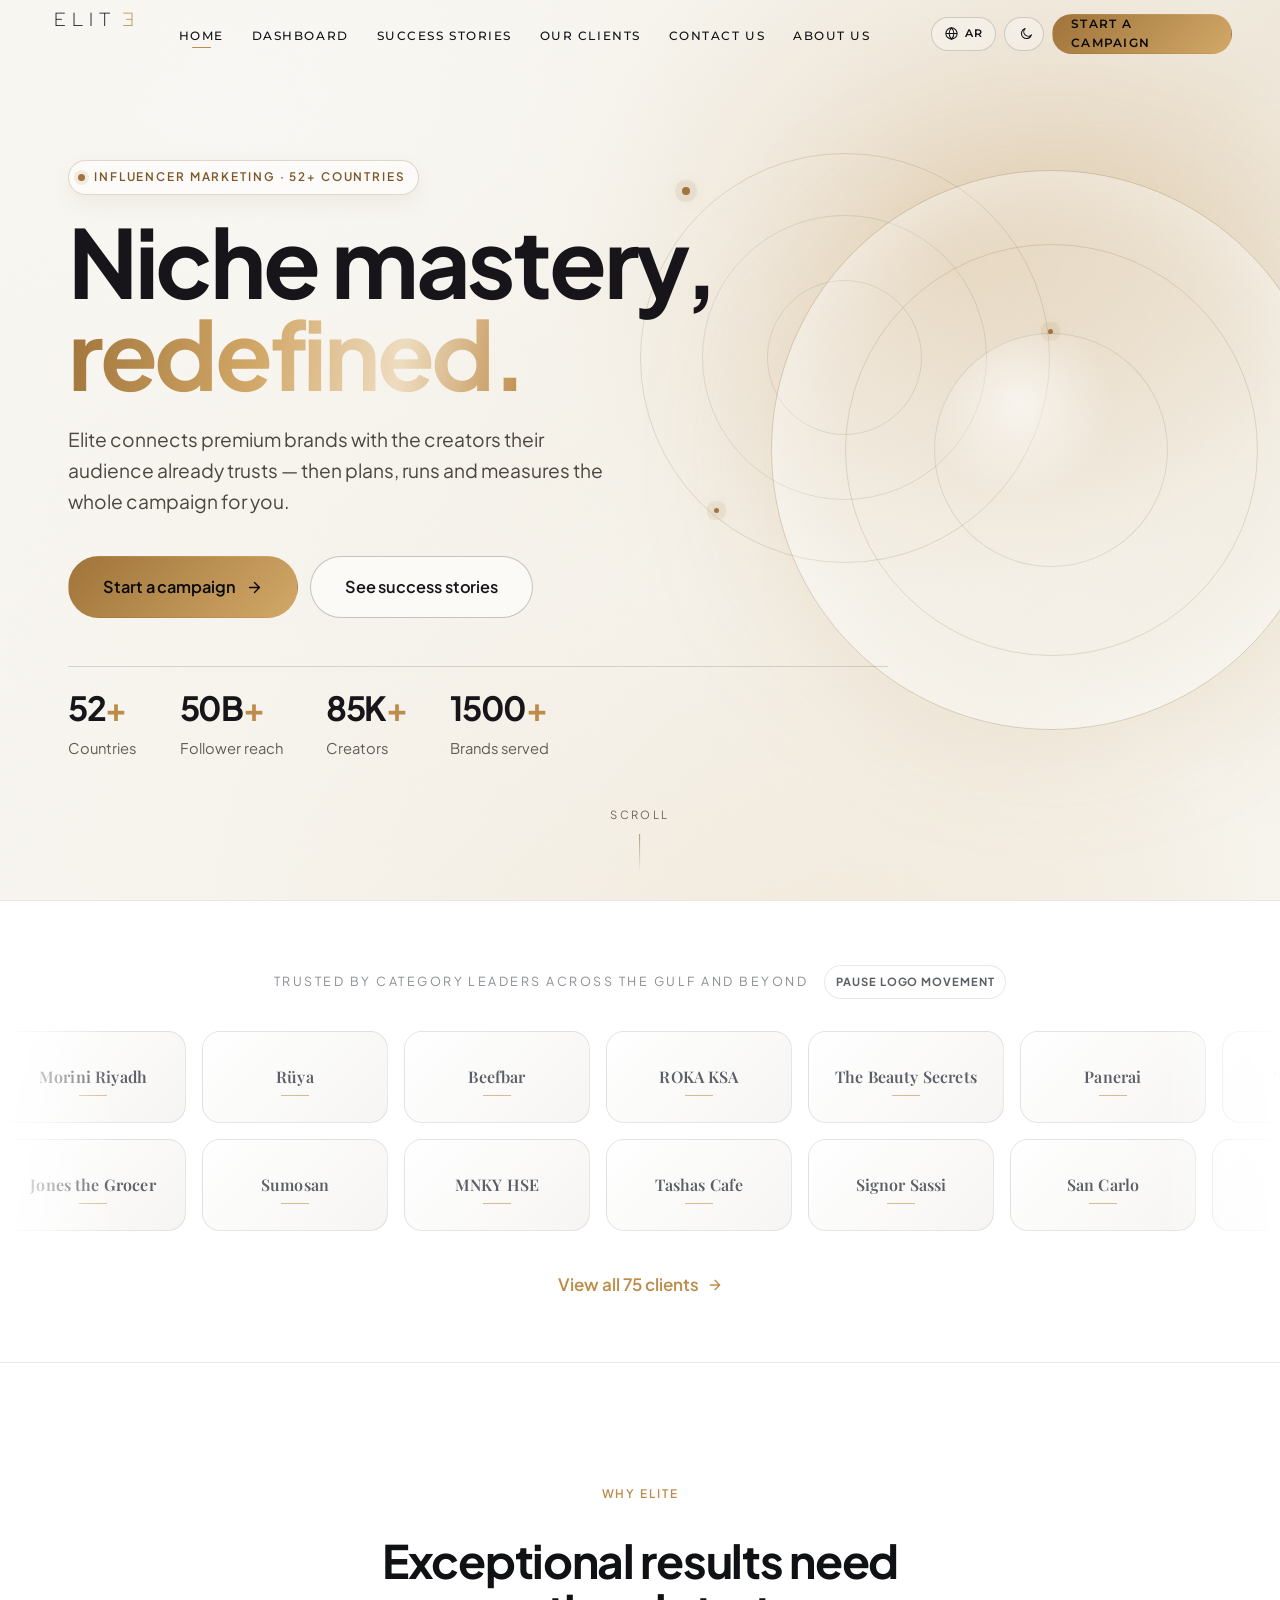
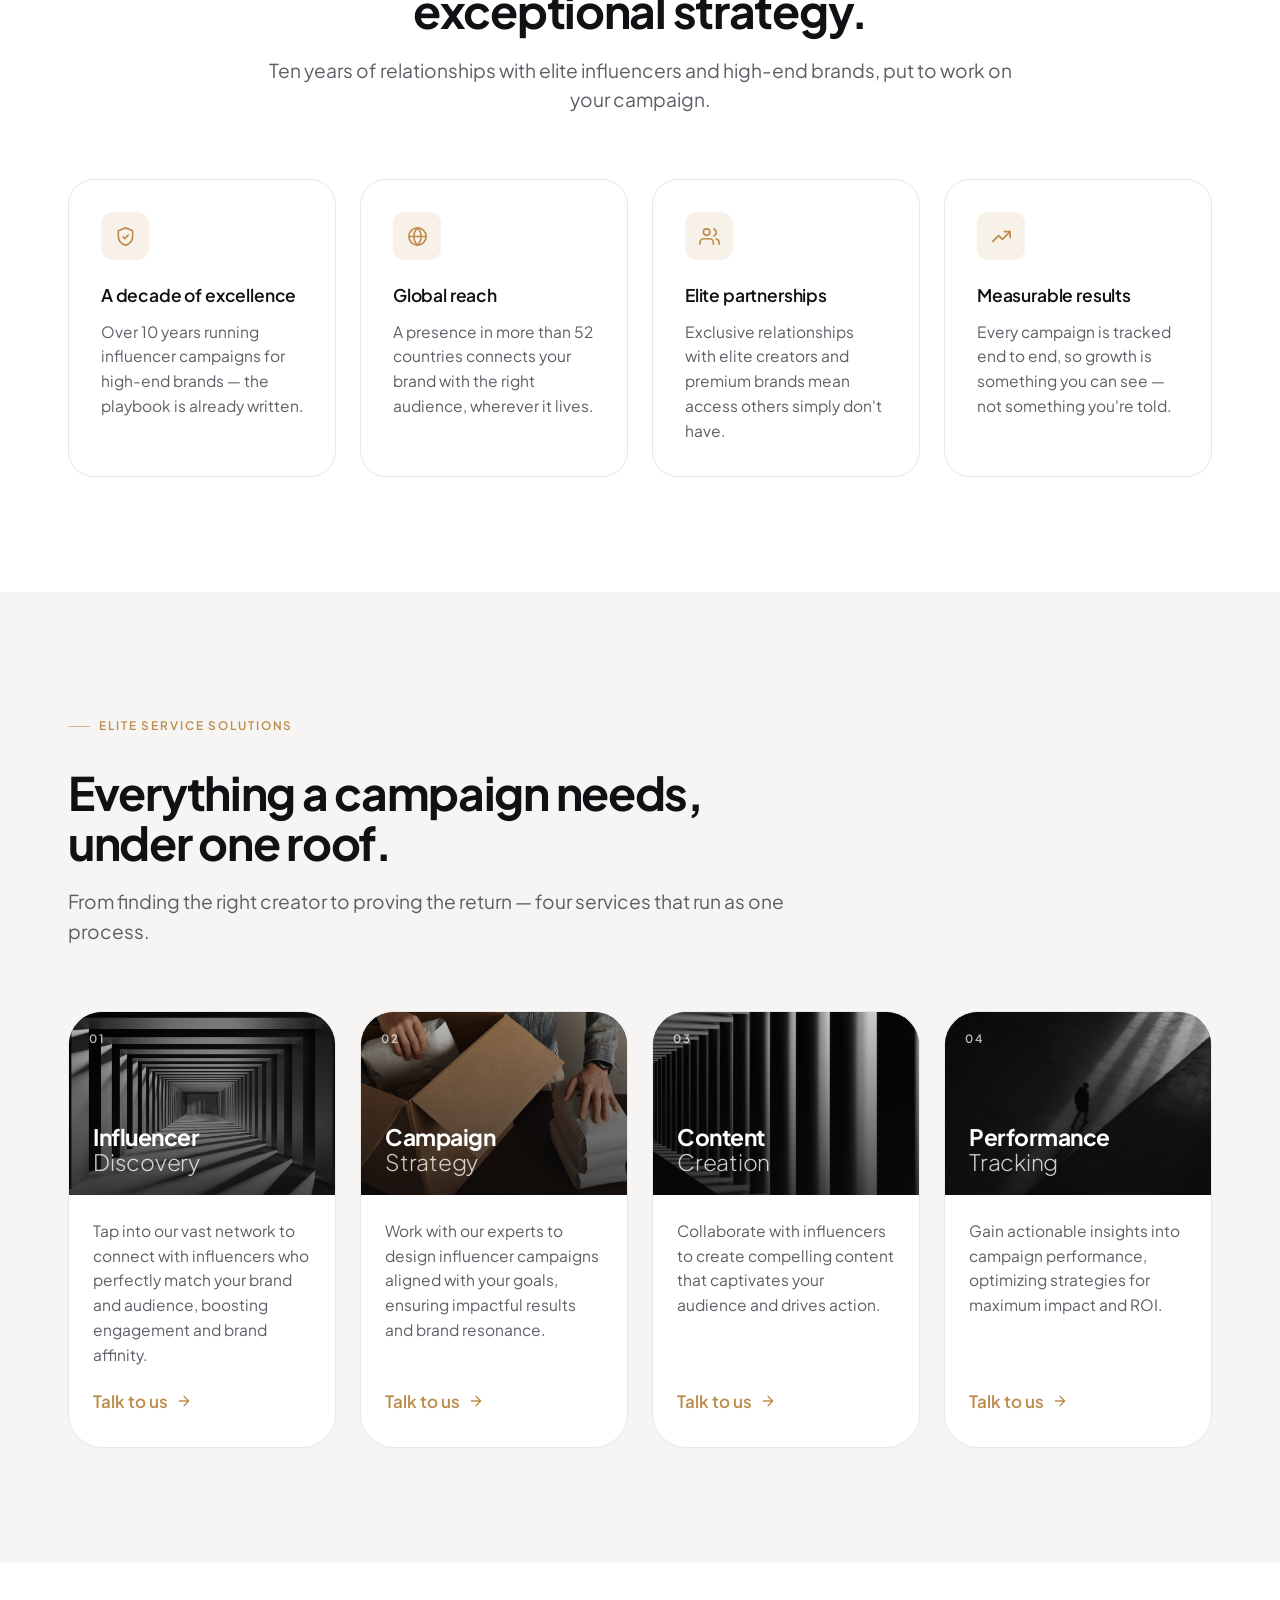
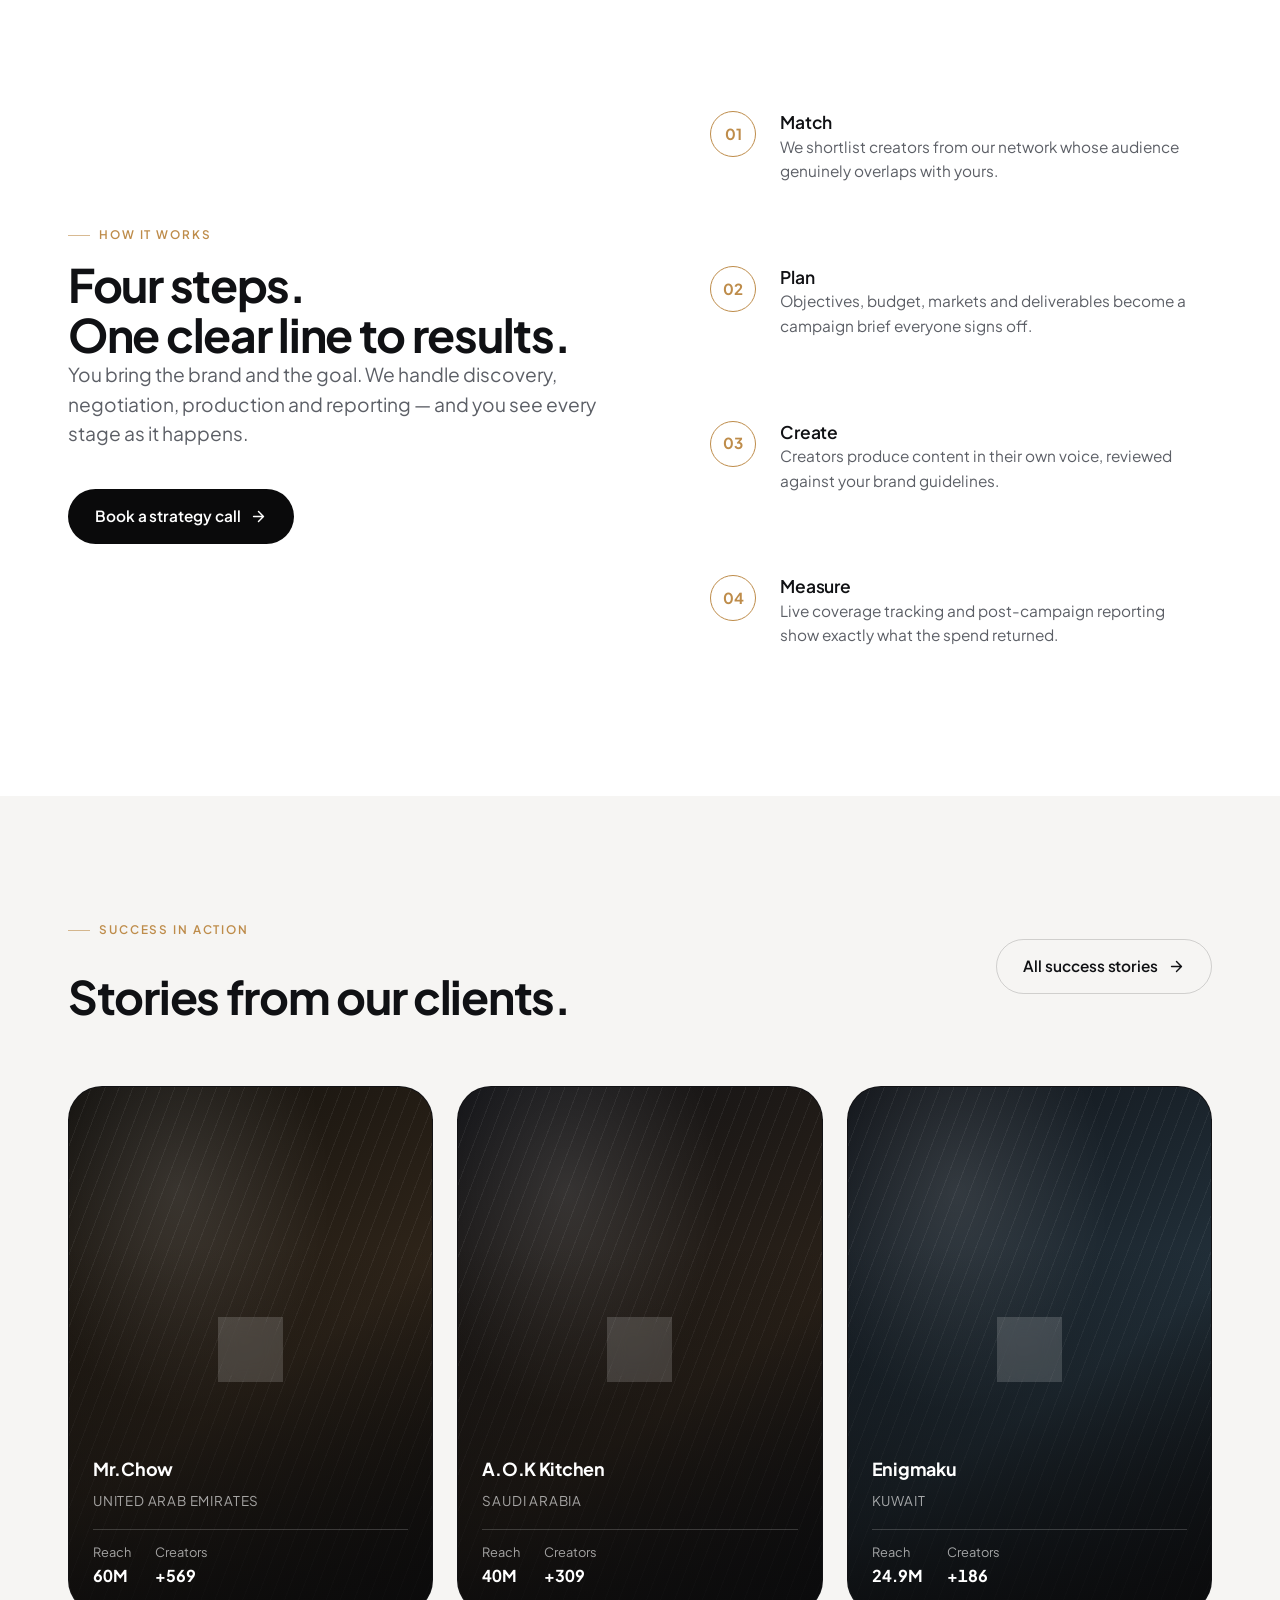
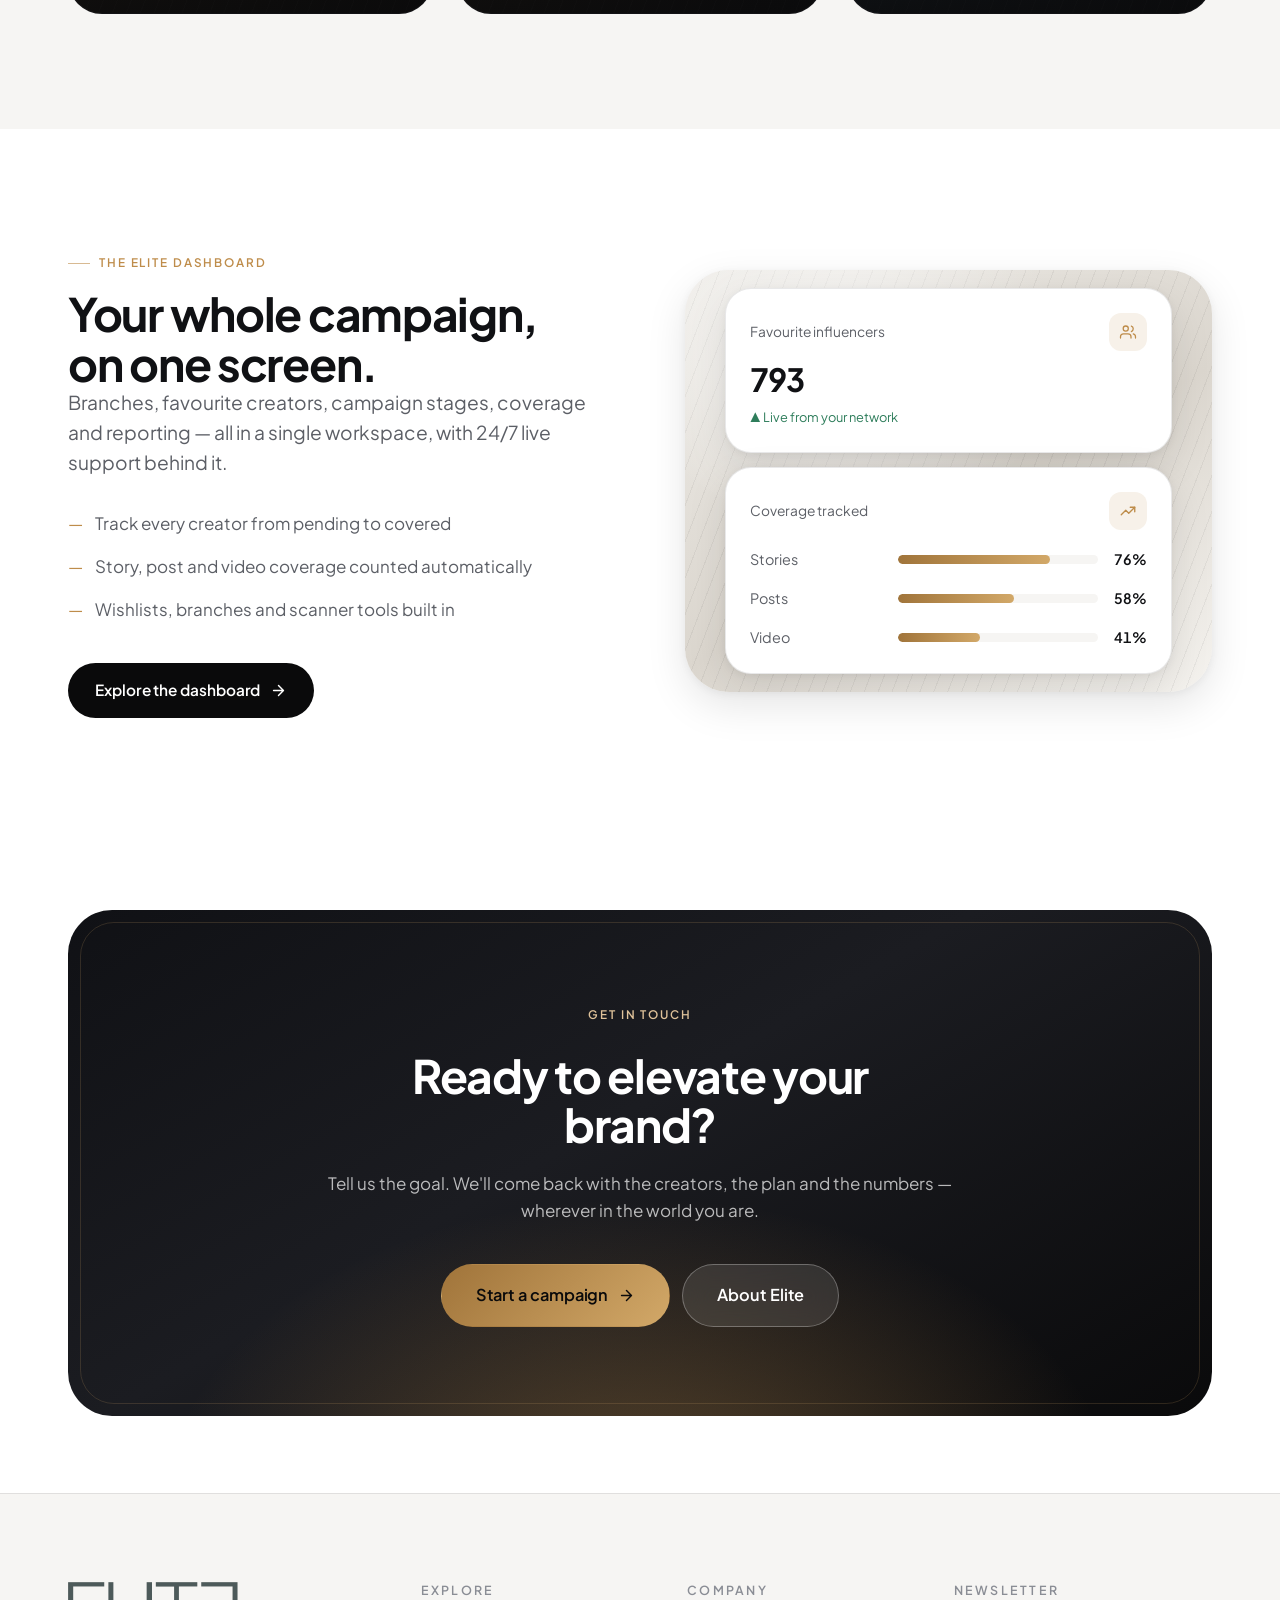
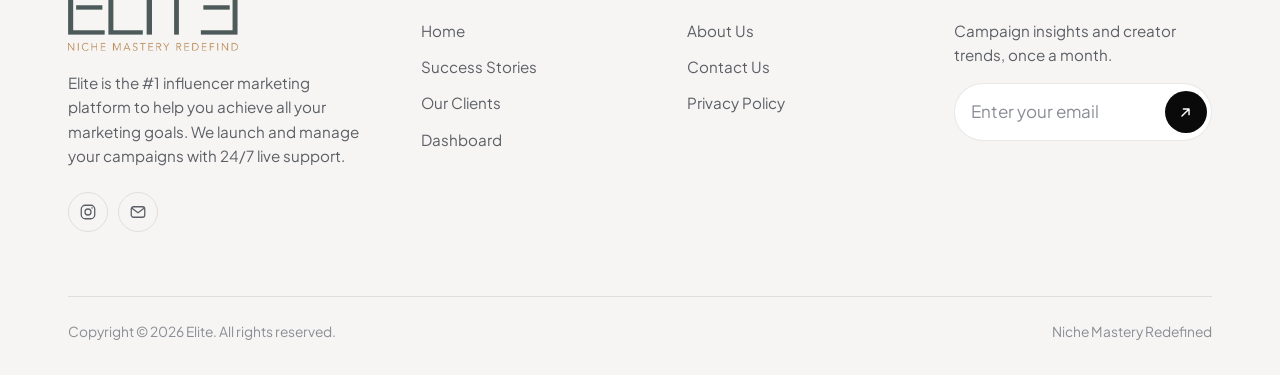
<file: index.html>
<!DOCTYPE html>
<html lang="en" data-theme="light">
<head>
<meta charset="utf-8">
<meta name="viewport" content="width=device-width, initial-scale=1, viewport-fit=cover">
<title>Elite — Niche Mastery Redefined</title>
<meta name="description" content="Elite is the #1 influencer marketing platform: creator discovery, campaign strategy, content creation and performance tracking across 52+ countries.">
<meta name="theme-color" content="#0A0A0B">
<link rel="preconnect" href="https://fonts.googleapis.com">
<link rel="preconnect" href="https://fonts.gstatic.com" crossorigin>
<link href="https://fonts.googleapis.com/css2?family=Plus+Jakarta+Sans:wght@300;400;500;600;700;800&family=Playfair+Display:wght@500;600&family=Red+Hat+Display:wght@300;400;500;700&family=Montserrat:wght@500;600&display=swap" rel="stylesheet">
<link rel="stylesheet" href="assets/css/elite.css">
<link rel="icon" href="assets/img/elite-logo.svg">
<script>(function(){try{var t=localStorage.getItem('elite-theme')||(matchMedia('(prefers-color-scheme: dark)').matches?'dark':'light');document.documentElement.setAttribute('data-theme',t);}catch(e){}})();</script>
<link rel="alternate" hreflang="en" href="index.html">
<link rel="alternate" hreflang="ar" href="ar/index.html">
</head>
<body data-page="index">
<a class="skip-link" href="#main">Skip to content</a>

<header class="nav" data-tone="light">
  <div class="nav__inner">
    <a class="wordmark mark" href="index.html" aria-label="Elite — home">ELIT<span class="flip">E</span></a>
    <nav aria-label="Primary">
      <ul class="nav__links"><li><a class="nav__link" href="index.html" aria-current="page">Home</a></li><li><a class="nav__link" href="dashboard.html">Dashboard</a></li><li><a class="nav__link" href="case-studies.html">Success Stories</a></li><li><a class="nav__link" href="sponsors.html">Our Clients</a></li><li><a class="nav__link" href="contacts.html">Contact Us</a></li><li><a class="nav__link" href="about.html">About Us</a></li></ul>
    </nav>
    <div class="nav__actions">
      <a class="icon-btn icon-btn--text lang-toggle" href="ar/index.html" hreflang="ar" lang="ar" aria-label="Switch language to Arabic"><svg viewBox="0 0 24 24" fill="none" stroke="currentColor" stroke-width="1.7"><circle cx="12" cy="12" r="9"/><path d="M3 12h18M12 3c2.5 2.6 3.8 5.6 3.8 9S14.5 18.4 12 21c-2.5-2.6-3.8-5.6-3.8-9S9.5 5.6 12 3z"/></svg><span>AR</span></a>
      <button class="icon-btn" type="button" data-theme-toggle aria-label="Switch theme" aria-pressed="false">
        <span class="theme-ico" aria-hidden="true"><span class="theme-ico__moon"><svg viewBox="0 0 24 24" fill="none" stroke="currentColor" stroke-width="1.7" stroke-linecap="round" stroke-linejoin="round"><path d="M20 14.2A8.2 8.2 0 1 1 9.8 4a6.6 6.6 0 0 0 10.2 10.2z"/></svg></span><span class="theme-ico__sun"><svg viewBox="0 0 24 24" fill="none" stroke="currentColor" stroke-width="1.7" stroke-linecap="round"><circle cx="12" cy="12" r="4.2"/><path d="M12 2.5v2M12 19.5v2M2.5 12h2M19.5 12h2M5.2 5.2l1.4 1.4M17.4 17.4l1.4 1.4M18.8 5.2l-1.4 1.4M6.6 17.4l-1.4 1.4"/></svg></span></span>
      </button>
      <a class="btn btn--primary btn--sm nav__cta" href="contacts.html">Start a campaign</a>
      <button class="icon-btn nav__toggle" type="button" data-drawer-toggle aria-expanded="false" aria-controls="drawer" aria-label="Open menu"><svg class="ico-open" viewBox="0 0 24 24" fill="none" stroke="currentColor" stroke-width="1.8" stroke-linecap="round"><path d="M4 8h16M4 16h16"/></svg><svg class="ico-close" style="display:none" viewBox="0 0 24 24" fill="none" stroke="currentColor" stroke-width="1.8" stroke-linecap="round"><path d="M6 6l12 12M18 6L6 18"/></svg></button>
    </div>
  </div>
</header>
<div class="drawer" id="drawer">
  <a href="index.html" aria-current="page">Home<svg class="ico ico--arrow" viewBox="0 0 24 24" fill="none" stroke="currentColor" stroke-width="2" stroke-linecap="round" stroke-linejoin="round"><path d="M5 12h13M12 5l7 7-7 7"/></svg></a><a href="dashboard.html">Dashboard<svg class="ico ico--arrow" viewBox="0 0 24 24" fill="none" stroke="currentColor" stroke-width="2" stroke-linecap="round" stroke-linejoin="round"><path d="M5 12h13M12 5l7 7-7 7"/></svg></a><a href="case-studies.html">Success Stories<svg class="ico ico--arrow" viewBox="0 0 24 24" fill="none" stroke="currentColor" stroke-width="2" stroke-linecap="round" stroke-linejoin="round"><path d="M5 12h13M12 5l7 7-7 7"/></svg></a><a href="sponsors.html">Our Clients<svg class="ico ico--arrow" viewBox="0 0 24 24" fill="none" stroke="currentColor" stroke-width="2" stroke-linecap="round" stroke-linejoin="round"><path d="M5 12h13M12 5l7 7-7 7"/></svg></a><a href="contacts.html">Contact Us<svg class="ico ico--arrow" viewBox="0 0 24 24" fill="none" stroke="currentColor" stroke-width="2" stroke-linecap="round" stroke-linejoin="round"><path d="M5 12h13M12 5l7 7-7 7"/></svg></a><a href="about.html">About Us<svg class="ico ico--arrow" viewBox="0 0 24 24" fill="none" stroke="currentColor" stroke-width="2" stroke-linecap="round" stroke-linejoin="round"><path d="M5 12h13M12 5l7 7-7 7"/></svg></a>
  <div class="drawer__foot">
    <a class="btn btn--primary btn--block" href="contacts.html">Start a campaign</a>
  </div>
</div>

<main id="main">

  <!-- ── HERO ───────────────────────────────────────────────────────────── -->
  <section class="hero noise">
    <div class="hero__media hero__media--generated" aria-hidden="true"></div>
    <div class="hero__scrim" aria-hidden="true"></div>
    <span class="hero__emblem" aria-hidden="true"></span>
    <div class="hero__orbit" aria-hidden="true"><i></i><i></i><i></i></div>
    <div class="container hero__inner">
      <div class="hero__content">
        <span class="eyebrow hero__eyebrow rise"><span class="hero__live-dot"></span>Influencer marketing · 52+ countries</span>
        <h1 class="display rise" data-delay="1">Niche mastery,<br><span class="gold-gradient">redefined.</span></h1>
        <p class="hero__sub rise" data-delay="2">Elite connects premium brands with the creators their audience already trusts — then plans, runs and measures the whole campaign for you.</p>
        <div class="hero__cta rise" data-delay="3">
          <a class="btn btn--primary btn--lg" href="contacts.html">Start a campaign <svg class="ico ico--arrow" viewBox="0 0 24 24" fill="none" stroke="currentColor" stroke-width="2" stroke-linecap="round" stroke-linejoin="round"><path d="M5 12h13M12 5l7 7-7 7"/></svg></a>
          <a class="btn btn--on-dark btn--lg" href="case-studies.html">See success stories</a>
        </div>
        <div class="hero__meta rise" data-delay="4">
          <div class="stat"><div class="stat__value"><span data-count="52">52</span><span class="unit">+</span></div><div class="stat__label">Countries</div></div>
          <div class="stat"><div class="stat__value"><span data-count="50" data-suffix="B">50B</span><span class="unit">+</span></div><div class="stat__label">Follower reach</div></div>
          <div class="stat"><div class="stat__value"><span data-count="85" data-suffix="K">85K</span><span class="unit">+</span></div><div class="stat__label">Creators</div></div>
          <div class="stat"><div class="stat__value"><span data-count="1500">1500</span><span class="unit">+</span></div><div class="stat__label">Brands served</div></div>
        </div>
      </div>
    </div>
    <span class="hero__scroll" aria-hidden="true">Scroll<i></i></span>
  </section>

  <!-- ── TRUST ──────────────────────────────────────────────────────────── -->
  <section class="trust" aria-labelledby="trust-title">
    <div class="trust__head"><p class="trust__label" id="trust-title">Trusted by category leaders across the Gulf and beyond</p><button class="marquee-control" type="button" data-marquee-toggle aria-pressed="false">Pause logo movement</button></div>
    <div class="marquee">
      <div class="marquee__track" data-loop><span class="logo-chip logo-chip--fallback" role="img" aria-label="Morini Riyadh" title="Morini Riyadh"><span aria-hidden="true">Morini Riyadh</span></span><span class="logo-chip logo-chip--fallback" role="img" aria-label="Rüya" title="Rüya"><span aria-hidden="true">Rüya</span></span><span class="logo-chip logo-chip--fallback" role="img" aria-label="Beefbar" title="Beefbar"><span aria-hidden="true">Beefbar</span></span><span class="logo-chip logo-chip--fallback" role="img" aria-label="ROKA KSA" title="ROKA KSA"><span aria-hidden="true">ROKA KSA</span></span><span class="logo-chip logo-chip--fallback" role="img" aria-label="The Beauty Secrets" title="The Beauty Secrets"><span aria-hidden="true">The Beauty Secrets</span></span><span class="logo-chip logo-chip--fallback" role="img" aria-label="Panerai" title="Panerai"><span aria-hidden="true">Panerai</span></span><span class="logo-chip logo-chip--fallback" role="img" aria-label="TAG Heuer" title="TAG Heuer"><span aria-hidden="true">TAG Heuer</span></span><span class="logo-chip logo-chip--fallback" role="img" aria-label="Ted Baker" title="Ted Baker"><span aria-hidden="true">Ted Baker</span></span><span class="logo-chip logo-chip--fallback" role="img" aria-label="Maje" title="Maje"><span aria-hidden="true">Maje</span></span><span class="logo-chip logo-chip--fallback" role="img" aria-label="Crocs" title="Crocs"><span aria-hidden="true">Crocs</span></span><span class="logo-chip logo-chip--fallback" role="img" aria-label="Coya" title="Coya"><span aria-hidden="true">Coya</span></span><span class="logo-chip logo-chip--fallback" role="img" aria-label="Bagatelle" title="Bagatelle"><span aria-hidden="true">Bagatelle</span></span></div>
    </div>
    <div class="marquee marquee--reverse" style="margin-top:16px">
      <div class="marquee__track" data-loop><span class="logo-chip logo-chip--fallback" role="img" aria-label="Jones the Grocer" title="Jones the Grocer"><span aria-hidden="true">Jones the Grocer</span></span><span class="logo-chip logo-chip--fallback" role="img" aria-label="Sumosan" title="Sumosan"><span aria-hidden="true">Sumosan</span></span><span class="logo-chip logo-chip--fallback" role="img" aria-label="MNKY HSE" title="MNKY HSE"><span aria-hidden="true">MNKY HSE</span></span><span class="logo-chip logo-chip--fallback" role="img" aria-label="Tashas Cafe" title="Tashas Cafe"><span aria-hidden="true">Tashas Cafe</span></span><span class="logo-chip logo-chip--fallback" role="img" aria-label="Signor Sassi" title="Signor Sassi"><span aria-hidden="true">Signor Sassi</span></span><span class="logo-chip logo-chip--fallback" role="img" aria-label="San Carlo" title="San Carlo"><span aria-hidden="true">San Carlo</span></span><span class="logo-chip logo-chip--fallback" role="img" aria-label="MYAZŪ" title="MYAZŪ"><span aria-hidden="true">MYAZŪ</span></span><span class="logo-chip logo-chip--fallback" role="img" aria-label="Urth Caffe" title="Urth Caffe"><span aria-hidden="true">Urth Caffe</span></span><span class="logo-chip logo-chip--fallback" role="img" aria-label="Vero Moda" title="Vero Moda"><span aria-hidden="true">Vero Moda</span></span><span class="logo-chip logo-chip--fallback" role="img" aria-label="Kiko" title="Kiko"><span aria-hidden="true">Kiko</span></span><span class="logo-chip logo-chip--fallback" role="img" aria-label="Fred" title="Fred"><span aria-hidden="true">Fred</span></span><span class="logo-chip logo-chip--fallback" role="img" aria-label="Solitaire" title="Solitaire"><span aria-hidden="true">Solitaire</span></span></div>
    </div>
    <div class="container center mt-10">
      <a class="link-arrow" href="sponsors.html">View all 75 clients <svg class="ico ico--arrow" viewBox="0 0 24 24" fill="none" stroke="currentColor" stroke-width="2" stroke-linecap="round" stroke-linejoin="round"><path d="M5 12h13M12 5l7 7-7 7"/></svg></a>
    </div>
  </section>

  <!-- ── VALUE ──────────────────────────────────────────────────────────── -->
  <section class="section" aria-labelledby="value-title">
    <div class="container">
      <div class="section-head section-head--center reveal">
        <span class="eyebrow eyebrow--center">Why Elite</span>
        <h2 id="value-title" class="mt-4">Exceptional results need<br>exceptional strategy.</h2>
        <p class="lede">Ten years of relationships with elite influencers and high-end brands, put to work on your campaign.</p>
      </div>
      <div class="grid cols-4 mt-16">
        <article class="card card--hover reveal" data-delay="1">
          <div class="card__icon"><svg viewBox="0 0 24 24" fill="none" stroke="currentColor" stroke-width="1.7" stroke-linejoin="round"><path d="M12 3l7.5 3v5.4c0 4.5-3 8.3-7.5 9.6-4.5-1.3-7.5-5.1-7.5-9.6V6z"/><path d="M9 12l2.2 2.2L15.4 10"/></svg></div>
          <h3 class="h4 card__title">A decade of excellence</h3>
          <p class="muted" style="font-size:.97rem">Over 10 years running influencer campaigns for high-end brands — the playbook is already written.</p>
        </article>
        <article class="card card--hover reveal" data-delay="2">
          <div class="card__icon"><svg viewBox="0 0 24 24" fill="none" stroke="currentColor" stroke-width="1.7"><circle cx="12" cy="12" r="9"/><path d="M3 12h18M12 3c2.5 2.6 3.8 5.6 3.8 9S14.5 18.4 12 21c-2.5-2.6-3.8-5.6-3.8-9S9.5 5.6 12 3z"/></svg></div>
          <h3 class="h4 card__title">Global reach</h3>
          <p class="muted" style="font-size:.97rem">A presence in more than 52 countries connects your brand with the right audience, wherever it lives.</p>
        </article>
        <article class="card card--hover reveal" data-delay="3">
          <div class="card__icon"><svg viewBox="0 0 24 24" fill="none" stroke="currentColor" stroke-width="1.7" stroke-linecap="round" stroke-linejoin="round"><path d="M16 20v-1.6a4 4 0 0 0-4-4H6a4 4 0 0 0-4 4V20"/><circle cx="9" cy="7.4" r="3.4"/><path d="M22 20v-1.6a4 4 0 0 0-3-3.87M16.5 4.1a4 4 0 0 1 0 7.4"/></svg></div>
          <h3 class="h4 card__title">Elite partnerships</h3>
          <p class="muted" style="font-size:.97rem">Exclusive relationships with elite creators and premium brands mean access others simply don't have.</p>
        </article>
        <article class="card card--hover reveal" data-delay="4">
          <div class="card__icon"><svg viewBox="0 0 24 24" fill="none" stroke="currentColor" stroke-width="1.8" stroke-linecap="round" stroke-linejoin="round"><path d="M3 17l6-6 4 4 8-8"/><path d="M15 7h6v6"/></svg></div>
          <h3 class="h4 card__title">Measurable results</h3>
          <p class="muted" style="font-size:.97rem">Every campaign is tracked end to end, so growth is something you can see — not something you're told.</p>
        </article></div>
    </div>
  </section>

  <!-- ── SERVICES ───────────────────────────────────────────────────────── -->
  <section class="section section--sunken" id="services" aria-labelledby="svc-title">
    <div class="container">
      <div class="section-head reveal">
        <span class="eyebrow">Elite service solutions</span>
        <h2 id="svc-title" class="mt-4">Everything a campaign needs,<br>under one roof.</h2>
        <p class="lede">From finding the right creator to proving the return — four services that run as one process.</p>
      </div>
      <div class="grid cols-4 mt-16">
        <article class="service-card reveal" data-delay="1">
          <div class="service-card__visual">
            <img src="assets/img/services/influencer-discovery.jpeg" alt="" loading="lazy" decoding="async">
            <span class="service-card__num">01</span>
            <span class="service-card__label"><b data-tr="svc.01.top">Influencer</b><span data-tr="svc.01.bottom">Discovery</span></span>
          </div>
          <div class="service-card__body">
            <p>Tap into our vast network to connect with influencers who perfectly match your brand and audience, boosting engagement and brand affinity.</p>
            <a class="link-arrow" href="contacts.html">Talk to us <svg class="ico ico--arrow" viewBox="0 0 24 24" fill="none" stroke="currentColor" stroke-width="2" stroke-linecap="round" stroke-linejoin="round"><path d="M5 12h13M12 5l7 7-7 7"/></svg></a>
          </div>
        </article>
        <article class="service-card reveal" data-delay="2">
          <div class="service-card__visual">
            <img src="assets/img/services/campaign-strategy.jpeg" alt="" loading="lazy" decoding="async">
            <span class="service-card__num">02</span>
            <span class="service-card__label"><b data-tr="svc.02.top">Campaign</b><span data-tr="svc.02.bottom">Strategy</span></span>
          </div>
          <div class="service-card__body">
            <p>Work with our experts to design influencer campaigns aligned with your goals, ensuring impactful results and brand resonance.</p>
            <a class="link-arrow" href="contacts.html">Talk to us <svg class="ico ico--arrow" viewBox="0 0 24 24" fill="none" stroke="currentColor" stroke-width="2" stroke-linecap="round" stroke-linejoin="round"><path d="M5 12h13M12 5l7 7-7 7"/></svg></a>
          </div>
        </article>
        <article class="service-card reveal" data-delay="3">
          <div class="service-card__visual">
            <img src="assets/img/services/content-creation.jpeg" alt="" loading="lazy" decoding="async">
            <span class="service-card__num">03</span>
            <span class="service-card__label"><b data-tr="svc.03.top">Content</b><span data-tr="svc.03.bottom">Creation</span></span>
          </div>
          <div class="service-card__body">
            <p>Collaborate with influencers to create compelling content that captivates your audience and drives action.</p>
            <a class="link-arrow" href="contacts.html">Talk to us <svg class="ico ico--arrow" viewBox="0 0 24 24" fill="none" stroke="currentColor" stroke-width="2" stroke-linecap="round" stroke-linejoin="round"><path d="M5 12h13M12 5l7 7-7 7"/></svg></a>
          </div>
        </article>
        <article class="service-card reveal" data-delay="4">
          <div class="service-card__visual">
            <img src="assets/img/services/performance-tracking.jpeg" alt="" loading="lazy" decoding="async">
            <span class="service-card__num">04</span>
            <span class="service-card__label"><b data-tr="svc.04.top">Performance</b><span data-tr="svc.04.bottom">Tracking</span></span>
          </div>
          <div class="service-card__body">
            <p>Gain actionable insights into campaign performance, optimizing strategies for maximum impact and ROI.</p>
            <a class="link-arrow" href="contacts.html">Talk to us <svg class="ico ico--arrow" viewBox="0 0 24 24" fill="none" stroke="currentColor" stroke-width="2" stroke-linecap="round" stroke-linejoin="round"><path d="M5 12h13M12 5l7 7-7 7"/></svg></a>
          </div>
        </article></div>
    </div>
  </section>

  <!-- ── PROCESS ────────────────────────────────────────────────────────── -->
  <section class="section" aria-labelledby="how-title">
    <div class="container">
      <div class="split">
        <div class="reveal">
          <span class="eyebrow">How it works</span>
          <h2 id="how-title" class="mt-4">Four steps.<br>One clear line to results.</h2>
          <p class="lede">You bring the brand and the goal. We handle discovery, negotiation, production and reporting — and you see every stage as it happens.</p>
          <a class="btn btn--dark mt-10" href="contacts.html">Book a strategy call <svg class="ico ico--arrow" viewBox="0 0 24 24" fill="none" stroke="currentColor" stroke-width="2" stroke-linecap="round" stroke-linejoin="round"><path d="M5 12h13M12 5l7 7-7 7"/></svg></a>
        </div>
        <div class="steps reveal" data-delay="2">
          <div class="step"><span class="step__num" aria-hidden="true"></span><div><h3 class="h4">Match</h3><p class="muted mt-0" style="font-size:.96rem">We shortlist creators from our network whose audience genuinely overlaps with yours.</p></div></div>
          <div class="step"><span class="step__num" aria-hidden="true"></span><div><h3 class="h4">Plan</h3><p class="muted" style="font-size:.96rem">Objectives, budget, markets and deliverables become a campaign brief everyone signs off.</p></div></div>
          <div class="step"><span class="step__num" aria-hidden="true"></span><div><h3 class="h4">Create</h3><p class="muted" style="font-size:.96rem">Creators produce content in their own voice, reviewed against your brand guidelines.</p></div></div>
          <div class="step"><span class="step__num" aria-hidden="true"></span><div><h3 class="h4">Measure</h3><p class="muted" style="font-size:.96rem">Live coverage tracking and post-campaign reporting show exactly what the spend returned.</p></div></div>
        </div>
      </div>
    </div>
  </section>

  <!-- ── PROOF ──────────────────────────────────────────────────────────── -->
  <section class="section section--sunken" aria-labelledby="proof-title">
    <div class="container">
      <div class="spread reveal">
        <div class="section-head">
          <span class="eyebrow">Success in action</span>
          <h2 id="proof-title" class="mt-4">Stories from our clients.</h2>
        </div>
        <a class="btn btn--ghost" href="case-studies.html">All success stories <svg class="ico ico--arrow" viewBox="0 0 24 24" fill="none" stroke="currentColor" stroke-width="2" stroke-linecap="round" stroke-linejoin="round"><path d="M5 12h13M12 5l7 7-7 7"/></svg></a>
      </div>
      <div class="grid cols-3 mt-16">
        <a class="story reveal" data-delay="1" href="case-studies.html" aria-label="Mr.Chow — success story">
          <div class="story__media"><div class="art art--4"></div></div>
          <span class="story__play" aria-hidden="true"><svg viewBox="0 0 24 24" fill="currentColor"><path d="M8 5.5v13l11-6.5z"/></svg></span>
          <div class="story__meta">
            <span class="name">Mr.Chow</span>
            <span class="place">United Arab Emirates</span>
            <div class="story__stats">
              <div>Reach<b>60M</b></div>
              <div>Creators<b>+569</b></div>
            </div>
          </div>
        </a>
        <a class="story reveal" data-delay="2" href="case-studies.html" aria-label="A.O.K Kitchen — success story">
          <div class="story__media"><div class="art art--5"></div></div>
          <span class="story__play" aria-hidden="true"><svg viewBox="0 0 24 24" fill="currentColor"><path d="M8 5.5v13l11-6.5z"/></svg></span>
          <div class="story__meta">
            <span class="name">A.O.K Kitchen</span>
            <span class="place">Saudi Arabia</span>
            <div class="story__stats">
              <div>Reach<b>40M</b></div>
              <div>Creators<b>+309</b></div>
            </div>
          </div>
        </a>
        <a class="story reveal" data-delay="3" href="case-studies.html" aria-label="Enigmaku — success story">
          <div class="story__media"><div class="art art--6"></div></div>
          <span class="story__play" aria-hidden="true"><svg viewBox="0 0 24 24" fill="currentColor"><path d="M8 5.5v13l11-6.5z"/></svg></span>
          <div class="story__meta">
            <span class="name">Enigmaku</span>
            <span class="place">Kuwait</span>
            <div class="story__stats">
              <div>Reach<b>24.9M</b></div>
              <div>Creators<b>+186</b></div>
            </div>
          </div>
        </a></div>
    </div>
  </section>

  <!-- ── PLATFORM ───────────────────────────────────────────────────────── -->
  <section class="section" aria-labelledby="platform-title">
    <div class="container">
      <div class="split split--reverse">
        <div class="split__media reveal">
          <div class="art art--light"></div>
          <div style="position:absolute;inset:clamp(20px,4vw,40px);display:grid;gap:14px;align-content:center">
            <div class="kpi" style="box-shadow:var(--sh-3)">
              <div class="kpi__top"><span class="kpi__label">Favourite influencers</span><span class="kpi__icon"><svg viewBox="0 0 24 24" fill="none" stroke="currentColor" stroke-width="1.7" stroke-linecap="round" stroke-linejoin="round"><path d="M16 20v-1.6a4 4 0 0 0-4-4H6a4 4 0 0 0-4 4V20"/><circle cx="9" cy="7.4" r="3.4"/><path d="M22 20v-1.6a4 4 0 0 0-3-3.87M16.5 4.1a4 4 0 0 1 0 7.4"/></svg></span></div>
              <span class="kpi__value" data-count="930">930</span>
              <span class="kpi__delta up">▲ Live from your network</span>
            </div>
            <div class="kpi" style="box-shadow:var(--sh-3)">
              <div class="kpi__top"><span class="kpi__label">Coverage tracked</span><span class="kpi__icon"><svg viewBox="0 0 24 24" fill="none" stroke="currentColor" stroke-width="1.8" stroke-linecap="round" stroke-linejoin="round"><path d="M3 17l6-6 4 4 8-8"/><path d="M15 7h6v6"/></svg></span></div>
              <div class="bar-list" style="margin-top:6px">
                <div class="bar-row"><span class="label">Stories</span><span class="track"><span class="fill" data-pct="76"></span></span><span class="pct">76%</span></div>
                <div class="bar-row"><span class="label">Posts</span><span class="track"><span class="fill" data-pct="58"></span></span><span class="pct">58%</span></div>
                <div class="bar-row"><span class="label">Video</span><span class="track"><span class="fill" data-pct="41"></span></span><span class="pct">41%</span></div>
              </div>
            </div>
          </div>
        </div>
        <div class="reveal" data-delay="1">
          <span class="eyebrow">The Elite dashboard</span>
          <h2 id="platform-title" class="mt-4">Your whole campaign,<br>on one screen.</h2>
          <p class="lede">Branches, favourite creators, campaign stages, coverage and reporting — all in a single workspace, with 24/7 live support behind it.</p>
          <ul class="stack mt-8">
            <li class="row"><span class="gold" aria-hidden="true">—</span><span class="muted">Track every creator from pending to covered</span></li>
            <li class="row"><span class="gold" aria-hidden="true">—</span><span class="muted">Story, post and video coverage counted automatically</span></li>
            <li class="row"><span class="gold" aria-hidden="true">—</span><span class="muted">Wishlists, branches and scanner tools built in</span></li>
          </ul>
          <a class="btn btn--dark mt-10" href="dashboard.html">Explore the dashboard <svg class="ico ico--arrow" viewBox="0 0 24 24" fill="none" stroke="currentColor" stroke-width="2" stroke-linecap="round" stroke-linejoin="round"><path d="M5 12h13M12 5l7 7-7 7"/></svg></a>
        </div>
      </div>
    </div>
  </section>

  <!-- ── CTA ────────────────────────────────────────────────────────────── -->
  <section class="section section--tight">
    <div class="container">
      <div class="cta-band rise">
        <span class="eyebrow eyebrow--center" style="color:var(--gold-300)">Get in touch</span>
        <h2 class="mt-6">Ready to elevate your brand?</h2>
        <p>Tell us the goal. We'll come back with the creators, the plan and the numbers — wherever in the world you are.</p>
        <div class="row">
          <a class="btn btn--primary btn--lg" href="contacts.html">Start a campaign <svg class="ico ico--arrow" viewBox="0 0 24 24" fill="none" stroke="currentColor" stroke-width="2" stroke-linecap="round" stroke-linejoin="round"><path d="M5 12h13M12 5l7 7-7 7"/></svg></a>
          <a class="btn btn--on-dark btn--lg" href="about.html">About Elite</a>
        </div>
      </div>
    </div>
  </section>

</main>

<footer class="footer">
  <div class="container">
    <div class="footer__grid">
      <div>
        <img class="footer__logo-image" src="assets/img/elite-logo.svg" alt="Elite — Niche Mastery Redefined">
        <p class="footer__about">Elite is the #1 influencer marketing platform to help you achieve all your marketing goals. We launch and manage your campaigns with 24/7 live support.</p>
        <div class="social mt-6">
          <a href="https://instagram.com" target="_blank" rel="noopener" aria-label="Elite on Instagram"><svg viewBox="0 0 24 24" fill="none" stroke="currentColor" stroke-width="1.7"><rect x="3" y="3" width="18" height="18" rx="5.4"/><circle cx="12" cy="12" r="4"/><circle cx="17.4" cy="6.6" r="1.1" fill="currentColor" stroke="none"/></svg></a>
          <a href="contacts.html" aria-label="Email Elite"><svg viewBox="0 0 24 24" fill="none" stroke="currentColor" stroke-width="1.7" stroke-linecap="round" stroke-linejoin="round"><rect x="3" y="5" width="18" height="14" rx="3"/><path d="M4 7l8 6 8-6"/></svg></a>
        </div>
      </div>
      <div>
        <h4>Explore</h4>
        <div class="footer__links">
          <a href="index.html">Home</a>
          <a href="case-studies.html">Success Stories</a>
          <a href="sponsors.html">Our Clients</a>
          <a href="dashboard.html">Dashboard</a>
        </div>
      </div>
      <div>
        <h4>Company</h4>
        <div class="footer__links">
          <a href="about.html">About Us</a>
          <a href="contacts.html">Contact Us</a>
          <a href="#privacy" data-modal-open="privacy-modal">Privacy Policy</a>
        </div>
      </div>
      <div>
        <h4>Newsletter</h4>
        <p class="muted" style="font-size:.95rem;margin-bottom:16px">Campaign insights and creator trends, once a month.</p>
        <form class="inline-field" data-validate data-success="You're subscribed. Welcome to Elite.">
          <label class="sr-only" for="nl-email">Email address</label>
          <div class="field" style="width:100%">
            <input class="input" id="nl-email" name="email" type="email" required placeholder="Enter your email">
            <span class="field__error">Enter a valid email address.</span>
          </div>
          <button type="submit" aria-label="Subscribe"><svg viewBox="0 0 24 24" fill="none" stroke="currentColor" stroke-width="2" stroke-linecap="round" stroke-linejoin="round"><path d="M7 17L17 7M9 7h8v8"/></svg></button>
        </form>
      </div>
    </div>
    <div class="footer__bottom">
      <span>Copyright © <span data-year>2026</span> Elite. All rights reserved.</span>
      <span>Niche Mastery Redefined</span>
    </div>
  </div>
</footer>

<div class="modal" id="privacy-modal" role="dialog" aria-modal="true" aria-labelledby="privacy-title">
  <div class="modal__panel">
    <div class="spread" style="align-items:flex-start">
      <h3 id="privacy-title">Privacy Policy</h3>
      <button class="icon-btn" type="button" data-modal-close aria-label="Close">
        <svg viewBox="0 0 24 24" fill="none" stroke="currentColor" stroke-width="1.8" stroke-linecap="round"><path d="M6 6l12 12M18 6L6 18"/></svg>
      </button>
    </div>
    <p class="muted mt-6">Elite collects only the information needed to run your campaigns — contact details you submit, and campaign performance data from connected creator accounts. We never sell your data.</p>
    <p class="muted mt-4">For the full policy, or to request deletion of your data, contact us and we will respond within 30 days.</p>
    <a class="btn btn--dark mt-8" href="contacts.html">Contact us</a>
  </div>
</div>

<div class="toast" id="toast" role="status" aria-live="polite"></div>
<script src="assets/js/elite.js" defer></script>
</body>
</html>
</file>
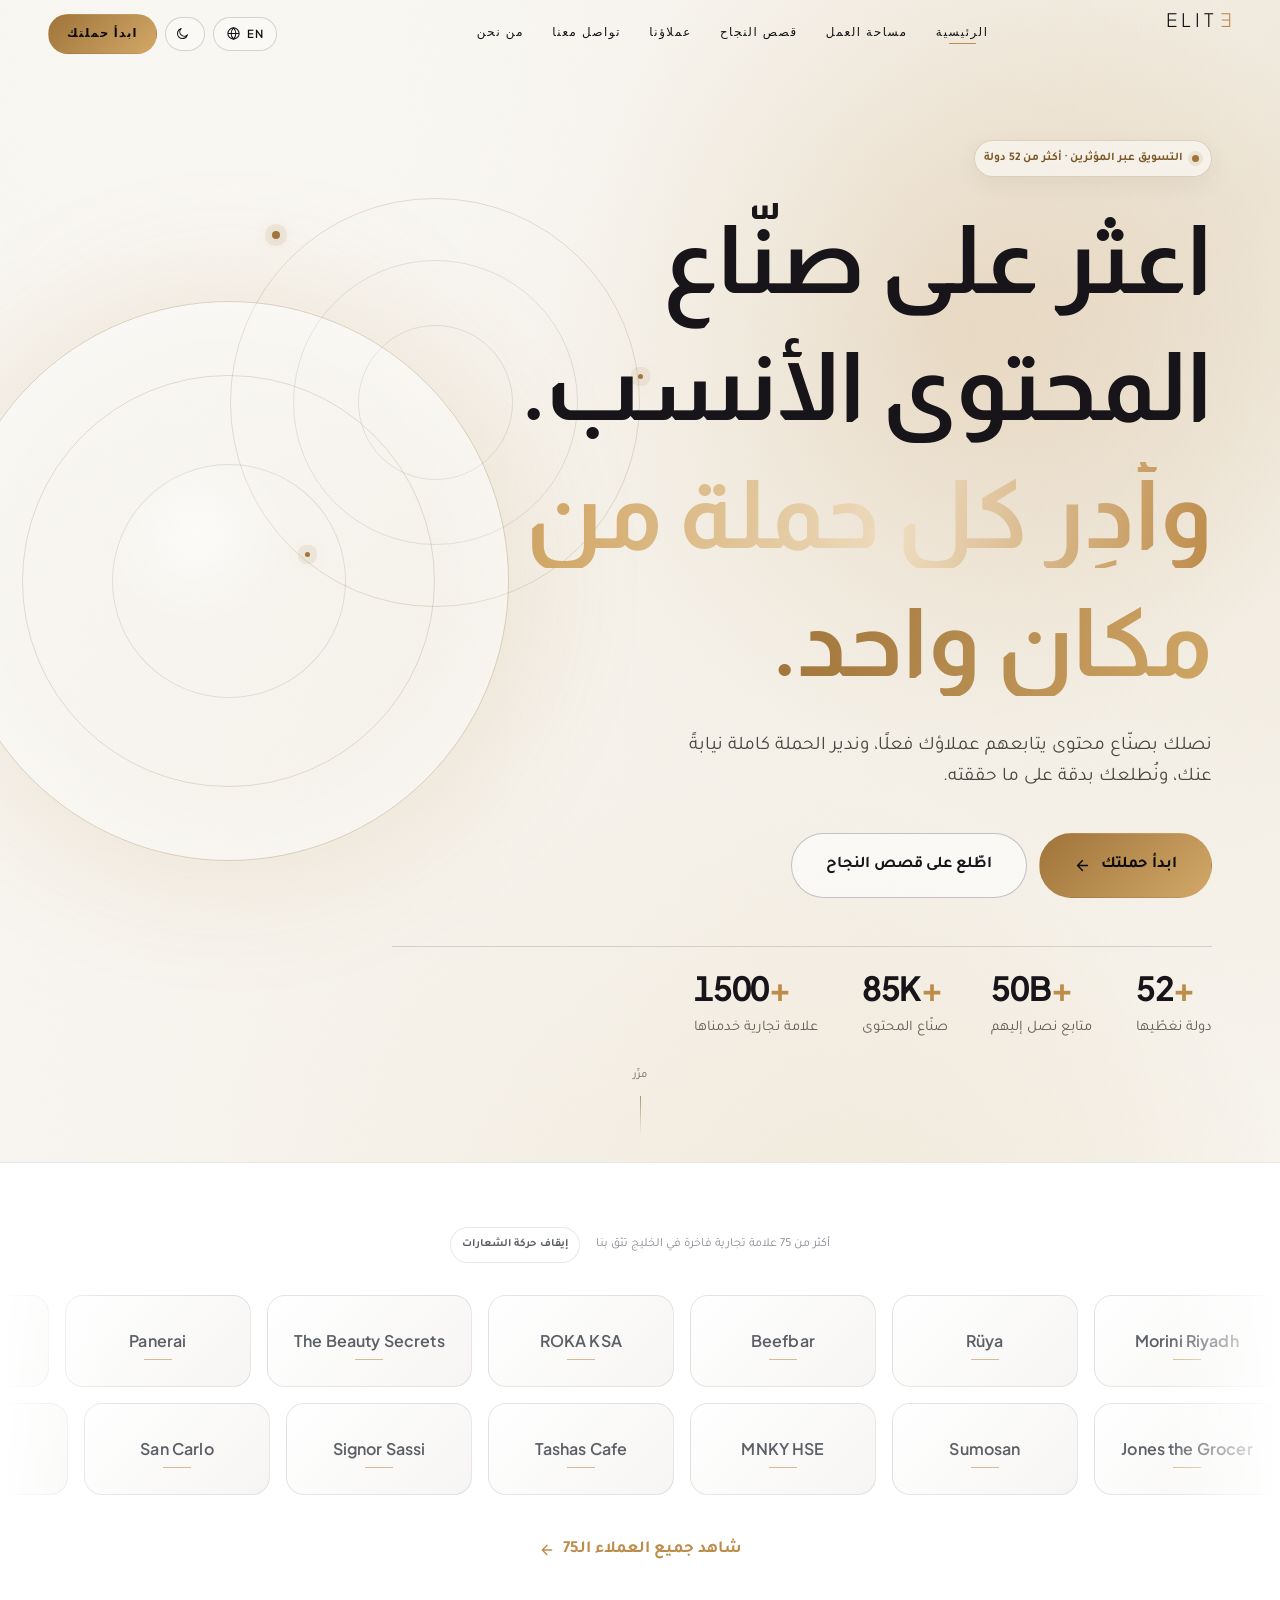
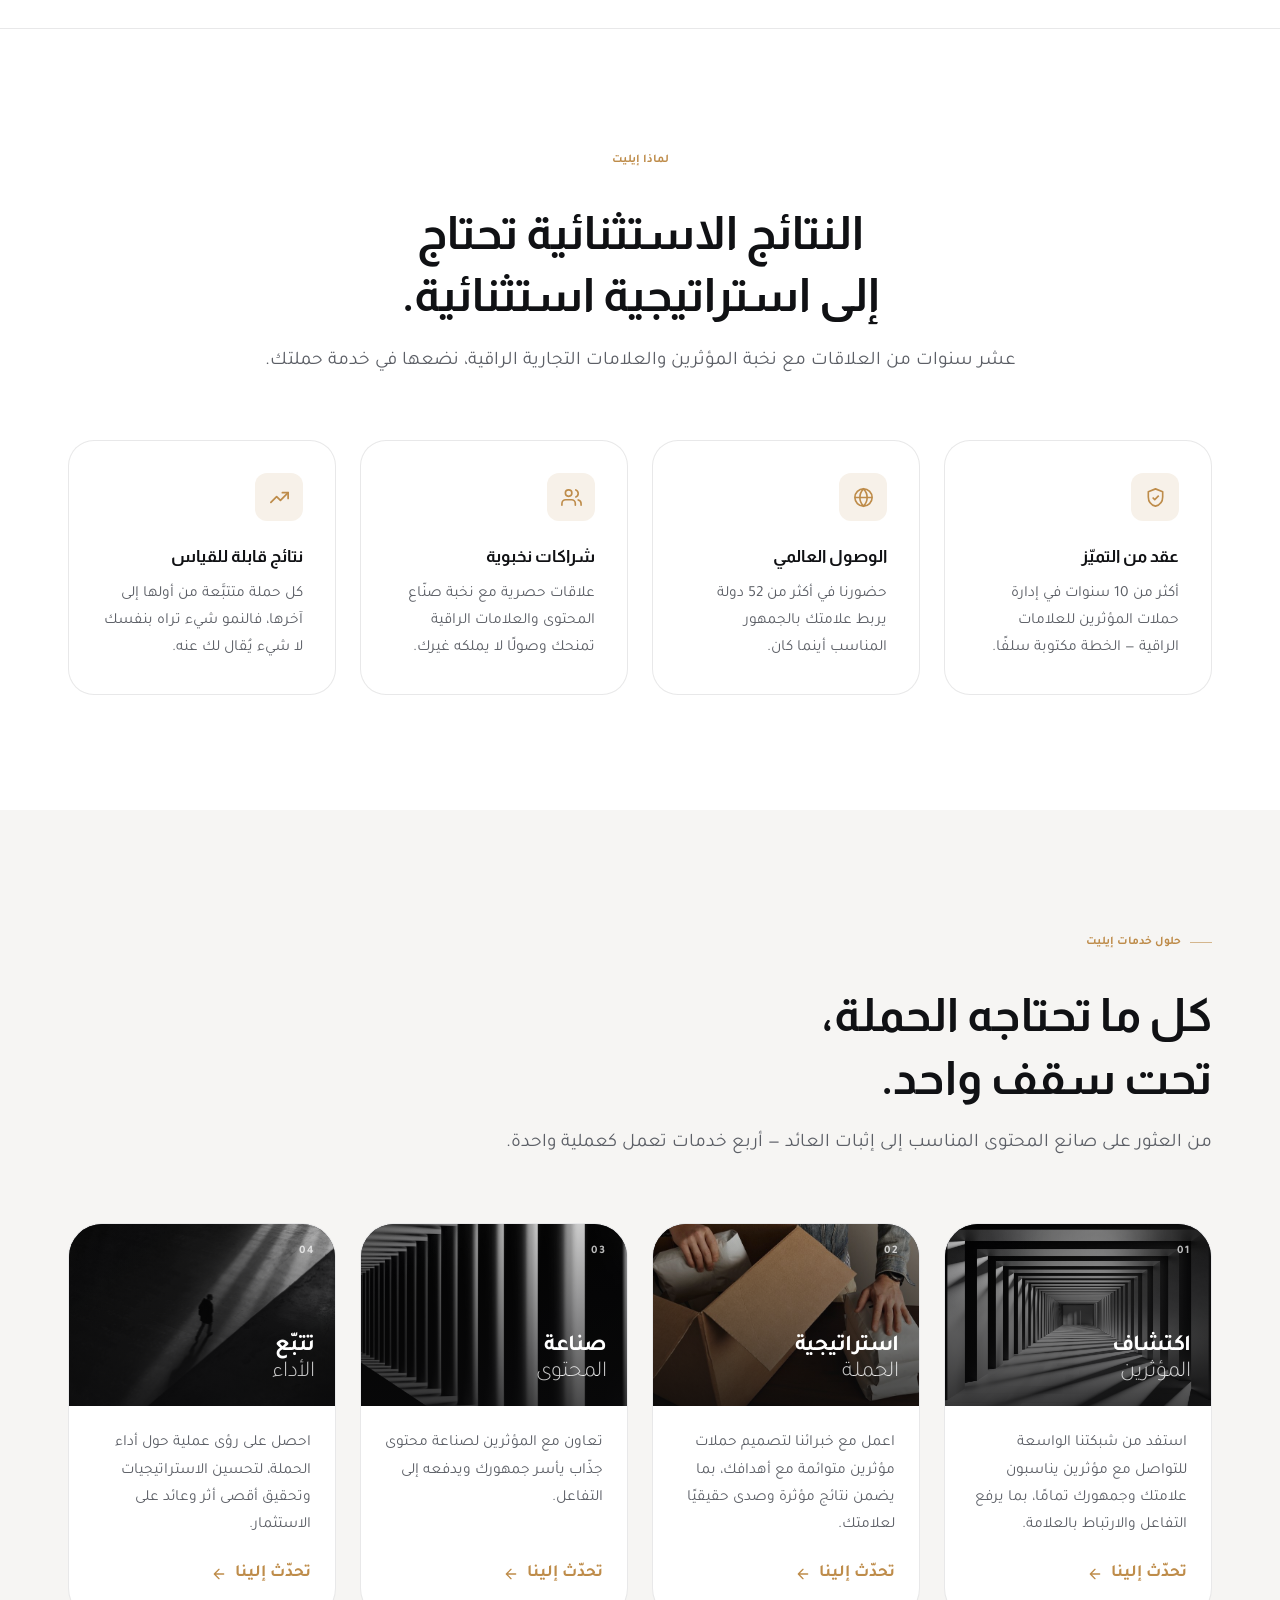
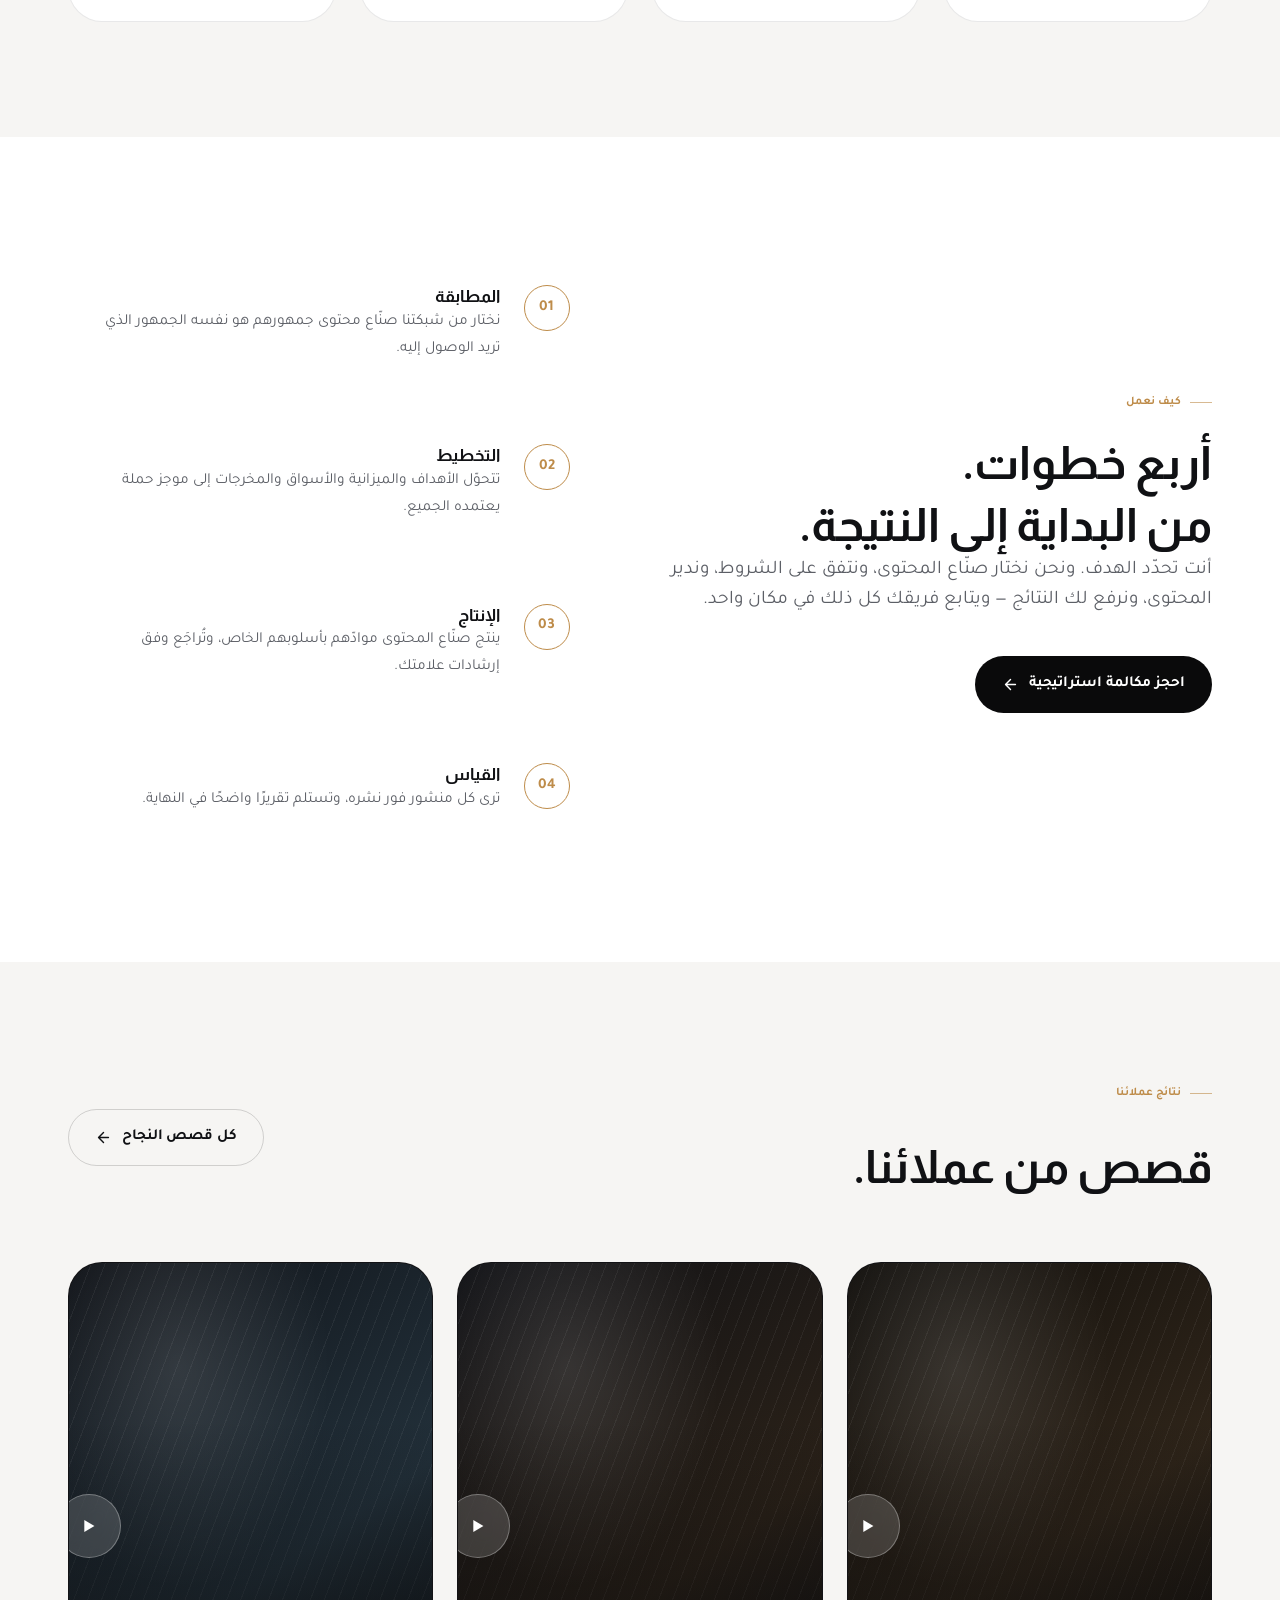
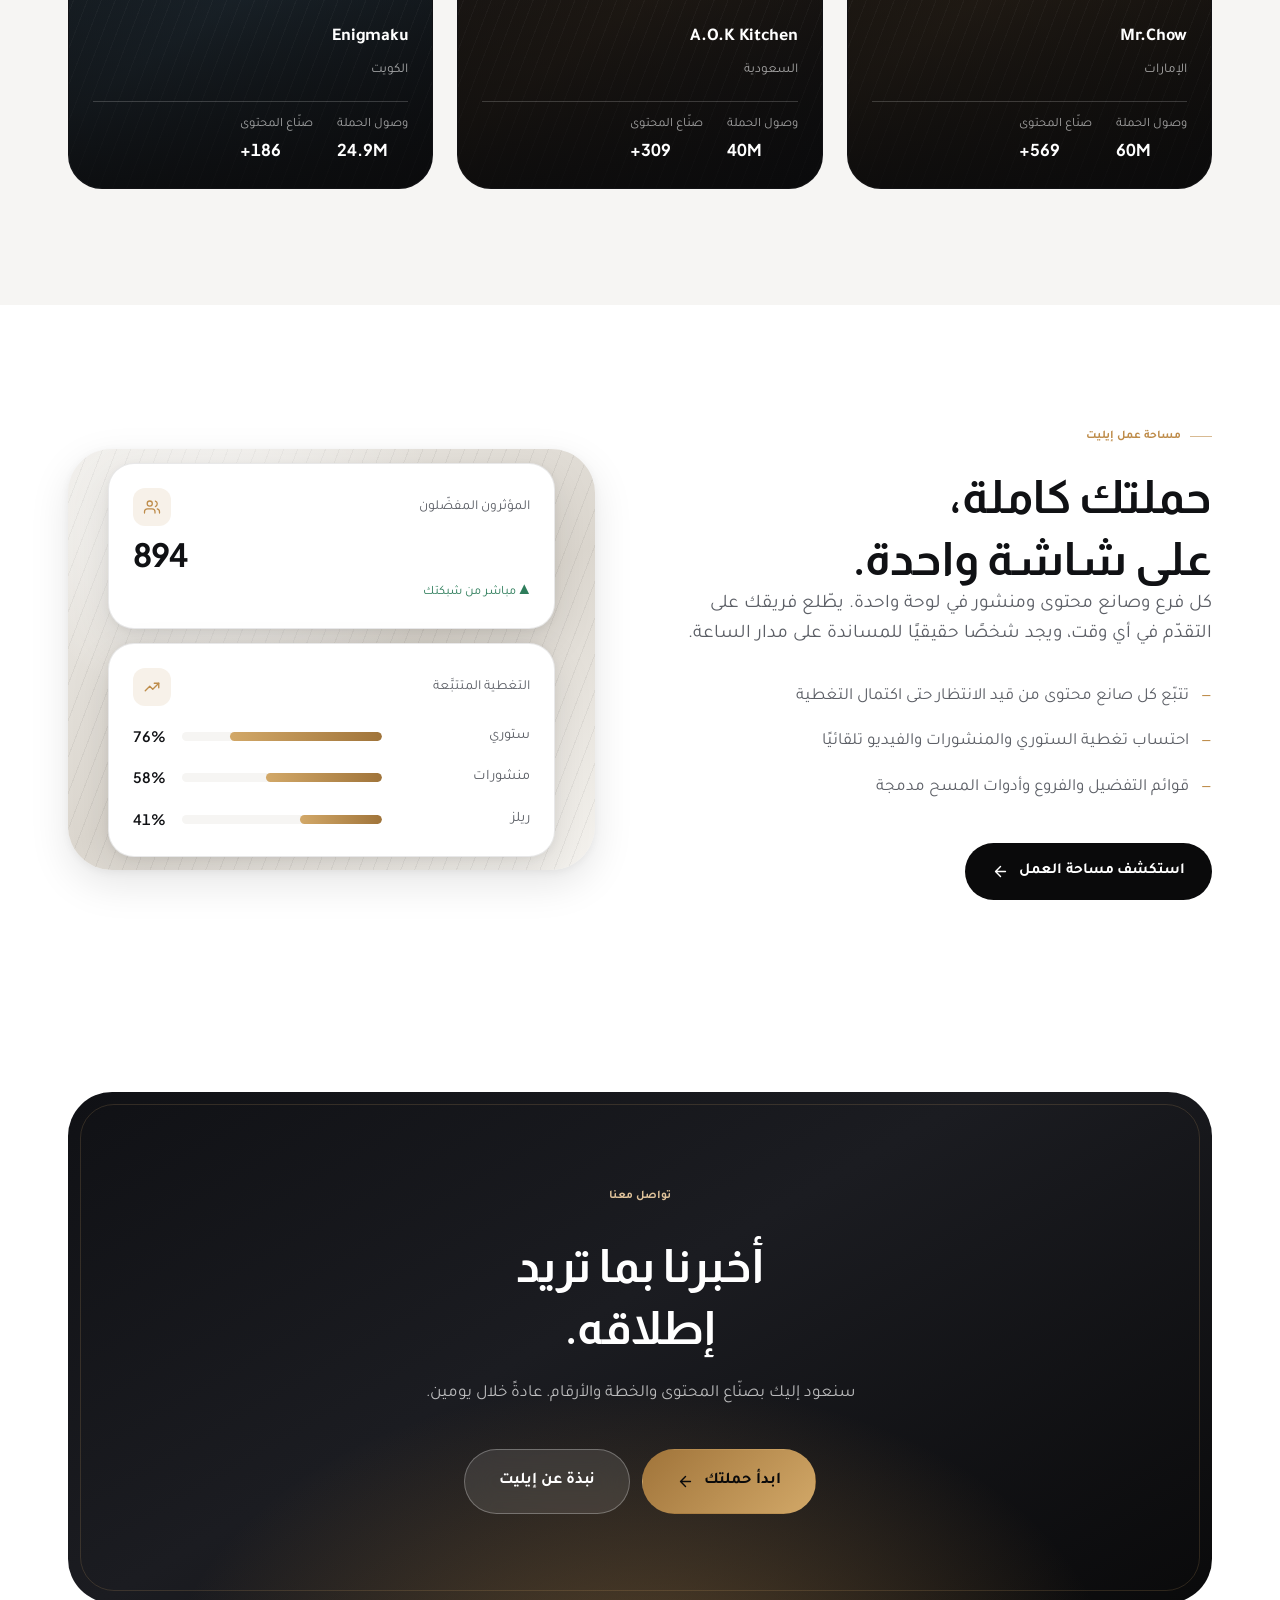
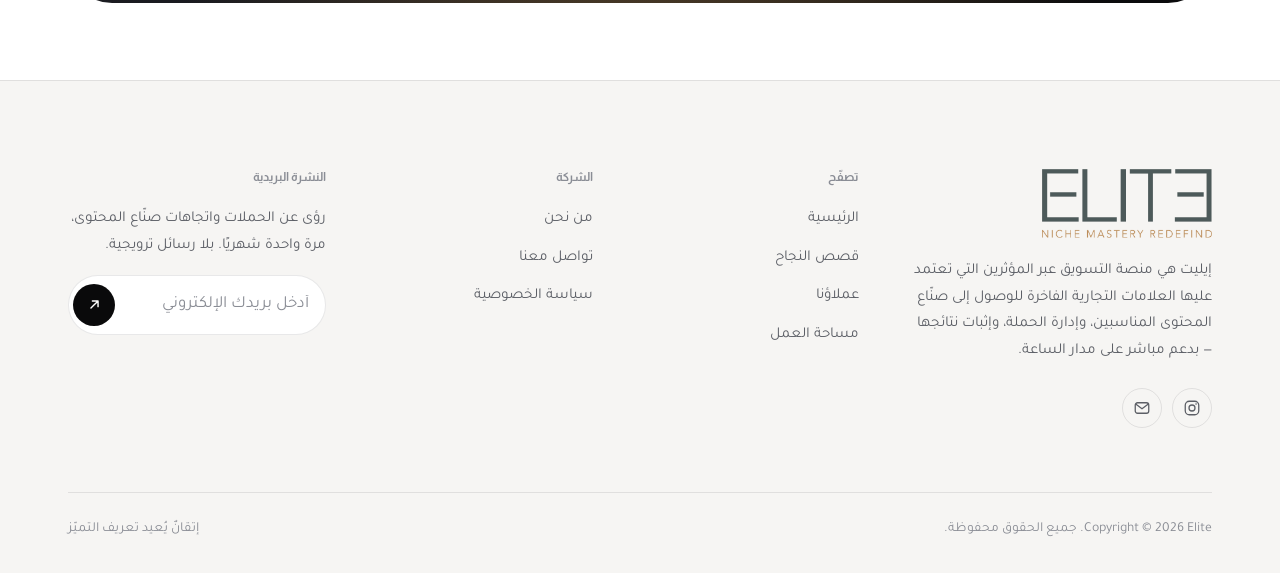
<file: ar/index.html>
<!DOCTYPE html>
<html lang="ar" dir="rtl" data-theme="light">
<head>
<meta charset="utf-8"/>
<meta name="viewport" content="width=device-width, initial-scale=1, viewport-fit=cover"/>
<title>إيليت — منصة المؤثرين التي تعتمد عليها العلامات الفاخرة</title>
<meta name="description" content="تربط إيليت العلامات التجارية الفاخرة بصنّاع محتوى موثوقين في أكثر من 52 دولة، ثم تخطط للحملة وتديرها وتقيس نتائجها في مساحة عمل واحدة."/>
<meta name="theme-color" content="#0A0A0B"/>
<link rel="preconnect" href="https://fonts.googleapis.com"/>
<link rel="preconnect" href="https://fonts.gstatic.com" crossorigin/>
<link href="https://fonts.googleapis.com/css2?family=Plus+Jakarta+Sans:wght@300;400;500;600;700;800&amp;family=Playfair+Display:wght@500;600&amp;family=Red+Hat+Display:wght@300;400;500;700&amp;family=Montserrat:wght@500;600&amp;display=swap" rel="stylesheet"/>
<link href="https://fonts.googleapis.com/css2?family=Tajawal:wght@300;400;500;700;800&family=Almarai:wght@400;700;800&display=swap" rel="stylesheet">
<link rel="stylesheet" href="../assets/css/elite.css"/>
<link rel="stylesheet" href="../assets/css/elite-rtl.css"/>
<link rel="icon" href="../assets/img/elite-logo.svg"/>
<script>(function(){try{var t=localStorage.getItem('elite-theme')||(matchMedia('(prefers-color-scheme: dark)').matches?'dark':'light');document.documentElement.setAttribute('data-theme',t);}catch(e){}})();</script>
<link rel="alternate" hreflang="en" href="../index.html">
<link rel="alternate" hreflang="ar" href="index.html">
</head>
<body data-page="index">
<a class="skip-link" href="#main">تخطَّ إلى المحتوى</a>

<header class="nav" data-tone="light">
  <div class="nav__inner">
    <a class="wordmark mark" href="index.html" aria-label="إيليت — الصفحة الرئيسية">ELIT<span class="flip">E</span></a>
    <nav aria-label="التنقّل الرئيسي">
      <ul class="nav__links"><li><a class="nav__link" href="index.html" aria-current="page">الرئيسية</a></li><li><a class="nav__link" href="dashboard.html">مساحة العمل</a></li><li><a class="nav__link" href="case-studies.html">قصص النجاح</a></li><li><a class="nav__link" href="sponsors.html">عملاؤنا</a></li><li><a class="nav__link" href="contacts.html">تواصل معنا</a></li><li><a class="nav__link" href="about.html">من نحن</a></li></ul>
    </nav>
    <div class="nav__actions">
      <a class="icon-btn icon-btn--text lang-toggle" href="../index.html" hreflang="en" lang="en" aria-label="Switch language to English"><svg viewbox="0 0 24 24" fill="none" stroke="currentColor" stroke-width="1.7"><circle cx="12" cy="12" r="9"/><path d="M3 12h18M12 3c2.5 2.6 3.8 5.6 3.8 9S14.5 18.4 12 21c-2.5-2.6-3.8-5.6-3.8-9S9.5 5.6 12 3z"/></svg><span>EN</span></a>
      <button class="icon-btn" type="button" data-theme-toggle aria-label="تغيير المظهر" aria-pressed="false">
        <span class="theme-ico" aria-hidden="true"><span class="theme-ico__moon"><svg viewbox="0 0 24 24" fill="none" stroke="currentColor" stroke-width="1.7" stroke-linecap="round" stroke-linejoin="round"><path d="M20 14.2A8.2 8.2 0 1 1 9.8 4a6.6 6.6 0 0 0 10.2 10.2z"/></svg></span><span class="theme-ico__sun"><svg viewbox="0 0 24 24" fill="none" stroke="currentColor" stroke-width="1.7" stroke-linecap="round"><circle cx="12" cy="12" r="4.2"/><path d="M12 2.5v2M12 19.5v2M2.5 12h2M19.5 12h2M5.2 5.2l1.4 1.4M17.4 17.4l1.4 1.4M18.8 5.2l-1.4 1.4M6.6 17.4l-1.4 1.4"/></svg></span></span>
      </button>
      <a class="btn btn--primary btn--sm nav__cta" href="contacts.html">ابدأ حملتك</a>
      <button class="icon-btn nav__toggle" type="button" data-drawer-toggle aria-expanded="false" aria-controls="drawer" aria-label="فتح القائمة"><svg class="ico-open" viewbox="0 0 24 24" fill="none" stroke="currentColor" stroke-width="1.8" stroke-linecap="round"><path d="M4 8h16M4 16h16"/></svg><svg class="ico-close" style="display:none" viewbox="0 0 24 24" fill="none" stroke="currentColor" stroke-width="1.8" stroke-linecap="round"><path d="M6 6l12 12M18 6L6 18"/></svg></button>
    </div>
  </div>
</header>
<div class="drawer" id="drawer">
  <a href="index.html" aria-current="page">الرئيسية<svg class="ico ico--arrow" viewbox="0 0 24 24" fill="none" stroke="currentColor" stroke-width="2" stroke-linecap="round" stroke-linejoin="round"><path d="M5 12h13M12 5l7 7-7 7"/></svg></a><a href="dashboard.html">مساحة العمل<svg class="ico ico--arrow" viewbox="0 0 24 24" fill="none" stroke="currentColor" stroke-width="2" stroke-linecap="round" stroke-linejoin="round"><path d="M5 12h13M12 5l7 7-7 7"/></svg></a><a href="case-studies.html">قصص النجاح<svg class="ico ico--arrow" viewbox="0 0 24 24" fill="none" stroke="currentColor" stroke-width="2" stroke-linecap="round" stroke-linejoin="round"><path d="M5 12h13M12 5l7 7-7 7"/></svg></a><a href="sponsors.html">عملاؤنا<svg class="ico ico--arrow" viewbox="0 0 24 24" fill="none" stroke="currentColor" stroke-width="2" stroke-linecap="round" stroke-linejoin="round"><path d="M5 12h13M12 5l7 7-7 7"/></svg></a><a href="contacts.html">تواصل معنا<svg class="ico ico--arrow" viewbox="0 0 24 24" fill="none" stroke="currentColor" stroke-width="2" stroke-linecap="round" stroke-linejoin="round"><path d="M5 12h13M12 5l7 7-7 7"/></svg></a><a href="about.html">من نحن<svg class="ico ico--arrow" viewbox="0 0 24 24" fill="none" stroke="currentColor" stroke-width="2" stroke-linecap="round" stroke-linejoin="round"><path d="M5 12h13M12 5l7 7-7 7"/></svg></a>
  <div class="drawer__foot">
    <a class="btn btn--primary btn--block" href="contacts.html">ابدأ حملتك</a>
  </div>
</div>

<main id="main">

  <!-- ── HERO ───────────────────────────────────────────────────────────── -->
  <section class="hero noise">
    <div class="hero__media hero__media--generated" aria-hidden="true"></div>
    <div class="hero__scrim" aria-hidden="true"></div>
    <span class="hero__emblem" aria-hidden="true"></span>
    <div class="hero__orbit" aria-hidden="true"><i></i><i></i><i></i></div>
    <div class="container hero__inner">
      <div class="hero__content">
        <span class="eyebrow hero__eyebrow rise"><span class="hero__live-dot"></span>التسويق عبر المؤثرين · أكثر من 52 دولة</span>
        <h1 class="display rise" data-delay="1">اعثر على صنّاع المحتوى الأنسب.<br/><span class="gold-gradient">وأدِر كل حملة من مكان واحد.</span></h1>
        <p class="hero__sub rise" data-delay="2">نصلك بصنّاع محتوى يتابعهم عملاؤك فعلًا، وندير الحملة كاملة نيابةً عنك، ونُطلعك بدقة على ما حققته.</p>
        <div class="hero__cta rise" data-delay="3">
          <a class="btn btn--primary btn--lg" href="contacts.html">ابدأ حملتك <svg class="ico ico--arrow" viewbox="0 0 24 24" fill="none" stroke="currentColor" stroke-width="2" stroke-linecap="round" stroke-linejoin="round"><path d="M5 12h13M12 5l7 7-7 7"/></svg></a>
          <a class="btn btn--on-dark btn--lg" href="case-studies.html">اطّلع على قصص النجاح</a>
        </div>
        <div class="hero__meta rise" data-delay="4">
          <div class="stat"><div class="stat__value"><span data-count="52">52</span><span class="unit">+</span></div><div class="stat__label">دولة نغطّيها</div></div>
          <div class="stat"><div class="stat__value"><span data-count="50" data-suffix="B">50B</span><span class="unit">+</span></div><div class="stat__label">متابع نصل إليهم</div></div>
          <div class="stat"><div class="stat__value"><span data-count="85" data-suffix="K">85K</span><span class="unit">+</span></div><div class="stat__label">صنّاع المحتوى</div></div>
          <div class="stat"><div class="stat__value"><span data-count="1500">1500</span><span class="unit">+</span></div><div class="stat__label">علامة تجارية خدمناها</div></div>
        </div>
      </div>
    </div>
    <span class="hero__scroll" aria-hidden="true">مرِّر<i></i></span>
  </section>

  <!-- ── TRUST ──────────────────────────────────────────────────────────── -->
  <section class="trust" aria-labelledby="trust-title">
    <div class="trust__head"><p class="trust__label" id="trust-title">أكثر من 75 علامة تجارية فاخرة في الخليج تثق بنا</p><button class="marquee-control" type="button" data-marquee-toggle aria-pressed="false">إيقاف حركة الشعارات</button></div>
    <div class="marquee">
      <div class="marquee__track" data-loop><span class="logo-chip logo-chip--fallback" role="img" aria-label="Morini Riyadh" title="Morini Riyadh"><span aria-hidden="true">Morini Riyadh</span></span><span class="logo-chip logo-chip--fallback" role="img" aria-label="Rüya" title="Rüya"><span aria-hidden="true">Rüya</span></span><span class="logo-chip logo-chip--fallback" role="img" aria-label="Beefbar" title="Beefbar"><span aria-hidden="true">Beefbar</span></span><span class="logo-chip logo-chip--fallback" role="img" aria-label="ROKA KSA" title="ROKA KSA"><span aria-hidden="true">ROKA KSA</span></span><span class="logo-chip logo-chip--fallback" role="img" aria-label="The Beauty Secrets" title="The Beauty Secrets"><span aria-hidden="true">The Beauty Secrets</span></span><span class="logo-chip logo-chip--fallback" role="img" aria-label="Panerai" title="Panerai"><span aria-hidden="true">Panerai</span></span><span class="logo-chip logo-chip--fallback" role="img" aria-label="TAG Heuer" title="TAG Heuer"><span aria-hidden="true">TAG Heuer</span></span><span class="logo-chip logo-chip--fallback" role="img" aria-label="Ted Baker" title="Ted Baker"><span aria-hidden="true">Ted Baker</span></span><span class="logo-chip logo-chip--fallback" role="img" aria-label="Maje" title="Maje"><span aria-hidden="true">Maje</span></span><span class="logo-chip logo-chip--fallback" role="img" aria-label="Crocs" title="Crocs"><span aria-hidden="true">Crocs</span></span><span class="logo-chip logo-chip--fallback" role="img" aria-label="Coya" title="Coya"><span aria-hidden="true">Coya</span></span><span class="logo-chip logo-chip--fallback" role="img" aria-label="Bagatelle" title="Bagatelle"><span aria-hidden="true">Bagatelle</span></span></div>
    </div>
    <div class="marquee marquee--reverse" style="margin-top:16px">
      <div class="marquee__track" data-loop><span class="logo-chip logo-chip--fallback" role="img" aria-label="Jones the Grocer" title="Jones the Grocer"><span aria-hidden="true">Jones the Grocer</span></span><span class="logo-chip logo-chip--fallback" role="img" aria-label="Sumosan" title="Sumosan"><span aria-hidden="true">Sumosan</span></span><span class="logo-chip logo-chip--fallback" role="img" aria-label="MNKY HSE" title="MNKY HSE"><span aria-hidden="true">MNKY HSE</span></span><span class="logo-chip logo-chip--fallback" role="img" aria-label="Tashas Cafe" title="Tashas Cafe"><span aria-hidden="true">Tashas Cafe</span></span><span class="logo-chip logo-chip--fallback" role="img" aria-label="Signor Sassi" title="Signor Sassi"><span aria-hidden="true">Signor Sassi</span></span><span class="logo-chip logo-chip--fallback" role="img" aria-label="San Carlo" title="San Carlo"><span aria-hidden="true">San Carlo</span></span><span class="logo-chip logo-chip--fallback" role="img" aria-label="MYAZŪ" title="MYAZŪ"><span aria-hidden="true">MYAZŪ</span></span><span class="logo-chip logo-chip--fallback" role="img" aria-label="Urth Caffe" title="Urth Caffe"><span aria-hidden="true">Urth Caffe</span></span><span class="logo-chip logo-chip--fallback" role="img" aria-label="Vero Moda" title="Vero Moda"><span aria-hidden="true">Vero Moda</span></span><span class="logo-chip logo-chip--fallback" role="img" aria-label="Kiko" title="Kiko"><span aria-hidden="true">Kiko</span></span><span class="logo-chip logo-chip--fallback" role="img" aria-label="Fred" title="Fred"><span aria-hidden="true">Fred</span></span><span class="logo-chip logo-chip--fallback" role="img" aria-label="Solitaire" title="Solitaire"><span aria-hidden="true">Solitaire</span></span></div>
    </div>
    <div class="container center mt-10">
      <a class="link-arrow" href="sponsors.html">شاهد جميع العملاء الـ75 <svg class="ico ico--arrow" viewbox="0 0 24 24" fill="none" stroke="currentColor" stroke-width="2" stroke-linecap="round" stroke-linejoin="round"><path d="M5 12h13M12 5l7 7-7 7"/></svg></a>
    </div>
  </section>

  <!-- ── VALUE ──────────────────────────────────────────────────────────── -->
  <section class="section" aria-labelledby="value-title">
    <div class="container">
      <div class="section-head section-head--center reveal">
        <span class="eyebrow eyebrow--center">لماذا إيليت</span>
        <h2 id="value-title" class="mt-4">النتائج الاستثنائية تحتاج<br/>إلى استراتيجية استثنائية.</h2>
        <p class="lede">عشر سنوات من العلاقات مع نخبة المؤثرين والعلامات التجارية الراقية، نضعها في خدمة حملتك.</p>
      </div>
      <div class="grid cols-4 mt-16">
        <article class="card card--hover reveal" data-delay="1">
          <div class="card__icon"><svg viewbox="0 0 24 24" fill="none" stroke="currentColor" stroke-width="1.7" stroke-linejoin="round"><path d="M12 3l7.5 3v5.4c0 4.5-3 8.3-7.5 9.6-4.5-1.3-7.5-5.1-7.5-9.6V6z"/><path d="M9 12l2.2 2.2L15.4 10"/></svg></div>
          <h3 class="h4 card__title">عقد من التميّز</h3>
          <p class="muted" style="font-size:.97rem">أكثر من 10 سنوات في إدارة حملات المؤثرين للعلامات الراقية — الخطة مكتوبة سلفًا.</p>
        </article>
        <article class="card card--hover reveal" data-delay="2">
          <div class="card__icon"><svg viewbox="0 0 24 24" fill="none" stroke="currentColor" stroke-width="1.7"><circle cx="12" cy="12" r="9"/><path d="M3 12h18M12 3c2.5 2.6 3.8 5.6 3.8 9S14.5 18.4 12 21c-2.5-2.6-3.8-5.6-3.8-9S9.5 5.6 12 3z"/></svg></div>
          <h3 class="h4 card__title">الوصول العالمي</h3>
          <p class="muted" style="font-size:.97rem">حضورنا في أكثر من 52 دولة يربط علامتك بالجمهور المناسب أينما كان.</p>
        </article>
        <article class="card card--hover reveal" data-delay="3">
          <div class="card__icon"><svg viewbox="0 0 24 24" fill="none" stroke="currentColor" stroke-width="1.7" stroke-linecap="round" stroke-linejoin="round"><path d="M16 20v-1.6a4 4 0 0 0-4-4H6a4 4 0 0 0-4 4V20"/><circle cx="9" cy="7.4" r="3.4"/><path d="M22 20v-1.6a4 4 0 0 0-3-3.87M16.5 4.1a4 4 0 0 1 0 7.4"/></svg></div>
          <h3 class="h4 card__title">شراكات نخبوية</h3>
          <p class="muted" style="font-size:.97rem">علاقات حصرية مع نخبة صنّاع المحتوى والعلامات الراقية تمنحك وصولًا لا يملكه غيرك.</p>
        </article>
        <article class="card card--hover reveal" data-delay="4">
          <div class="card__icon"><svg viewbox="0 0 24 24" fill="none" stroke="currentColor" stroke-width="1.8" stroke-linecap="round" stroke-linejoin="round"><path d="M3 17l6-6 4 4 8-8"/><path d="M15 7h6v6"/></svg></div>
          <h3 class="h4 card__title">نتائج قابلة للقياس</h3>
          <p class="muted" style="font-size:.97rem">كل حملة متتبَّعة من أولها إلى آخرها، فالنمو شيء تراه بنفسك لا شيء يُقال لك عنه.</p>
        </article></div>
    </div>
  </section>

  <!-- ── SERVICES ───────────────────────────────────────────────────────── -->
  <section class="section section--sunken" id="services" aria-labelledby="svc-title">
    <div class="container">
      <div class="section-head reveal">
        <span class="eyebrow">حلول خدمات إيليت</span>
        <h2 id="svc-title" class="mt-4">كل ما تحتاجه الحملة،<br/>تحت سقف واحد.</h2>
        <p class="lede">من العثور على صانع المحتوى المناسب إلى إثبات العائد — أربع خدمات تعمل كعملية واحدة.</p>
      </div>
      <div class="grid cols-4 mt-16">
        <article class="service-card reveal" data-delay="1">
          <div class="service-card__visual">
            <img src="../assets/img/services/influencer-discovery.jpeg" alt="" loading="lazy" decoding="async"/>
            <span class="service-card__num">01</span>
            <span class="service-card__label"><b data-tr="svc.01.top">اكتشاف</b><span data-tr="svc.01.bottom">المؤثرين</span></span>
          </div>
          <div class="service-card__body">
            <p>استفد من شبكتنا الواسعة للتواصل مع مؤثرين يناسبون علامتك وجمهورك تمامًا، بما يرفع التفاعل والارتباط بالعلامة.</p>
            <a class="link-arrow" href="contacts.html">تحدّث إلينا <svg class="ico ico--arrow" viewbox="0 0 24 24" fill="none" stroke="currentColor" stroke-width="2" stroke-linecap="round" stroke-linejoin="round"><path d="M5 12h13M12 5l7 7-7 7"/></svg></a>
          </div>
        </article>
        <article class="service-card reveal" data-delay="2">
          <div class="service-card__visual">
            <img src="../assets/img/services/campaign-strategy.jpeg" alt="" loading="lazy" decoding="async"/>
            <span class="service-card__num">02</span>
            <span class="service-card__label"><b data-tr="svc.02.top">استراتيجية</b><span data-tr="svc.02.bottom">الحملة</span></span>
          </div>
          <div class="service-card__body">
            <p>اعمل مع خبرائنا لتصميم حملات مؤثرين متوائمة مع أهدافك، بما يضمن نتائج مؤثرة وصدى حقيقيًا لعلامتك.</p>
            <a class="link-arrow" href="contacts.html">تحدّث إلينا <svg class="ico ico--arrow" viewbox="0 0 24 24" fill="none" stroke="currentColor" stroke-width="2" stroke-linecap="round" stroke-linejoin="round"><path d="M5 12h13M12 5l7 7-7 7"/></svg></a>
          </div>
        </article>
        <article class="service-card reveal" data-delay="3">
          <div class="service-card__visual">
            <img src="../assets/img/services/content-creation.jpeg" alt="" loading="lazy" decoding="async"/>
            <span class="service-card__num">03</span>
            <span class="service-card__label"><b data-tr="svc.03.top">صناعة</b><span data-tr="svc.03.bottom">المحتوى</span></span>
          </div>
          <div class="service-card__body">
            <p>تعاون مع المؤثرين لصناعة محتوى جذّاب يأسر جمهورك ويدفعه إلى التفاعل.</p>
            <a class="link-arrow" href="contacts.html">تحدّث إلينا <svg class="ico ico--arrow" viewbox="0 0 24 24" fill="none" stroke="currentColor" stroke-width="2" stroke-linecap="round" stroke-linejoin="round"><path d="M5 12h13M12 5l7 7-7 7"/></svg></a>
          </div>
        </article>
        <article class="service-card reveal" data-delay="4">
          <div class="service-card__visual">
            <img src="../assets/img/services/performance-tracking.jpeg" alt="" loading="lazy" decoding="async"/>
            <span class="service-card__num">04</span>
            <span class="service-card__label"><b data-tr="svc.04.top">تتبّع</b><span data-tr="svc.04.bottom">الأداء</span></span>
          </div>
          <div class="service-card__body">
            <p>احصل على رؤى عملية حول أداء الحملة، لتحسين الاستراتيجيات وتحقيق أقصى أثر وعائد على الاستثمار.</p>
            <a class="link-arrow" href="contacts.html">تحدّث إلينا <svg class="ico ico--arrow" viewbox="0 0 24 24" fill="none" stroke="currentColor" stroke-width="2" stroke-linecap="round" stroke-linejoin="round"><path d="M5 12h13M12 5l7 7-7 7"/></svg></a>
          </div>
        </article></div>
    </div>
  </section>

  <!-- ── PROCESS ────────────────────────────────────────────────────────── -->
  <section class="section" aria-labelledby="how-title">
    <div class="container">
      <div class="split">
        <div class="reveal">
          <span class="eyebrow">كيف نعمل</span>
          <h2 id="how-title" class="mt-4">أربع خطوات.<br/>من البداية إلى النتيجة.</h2>
          <p class="lede">أنت تحدّد الهدف. ونحن نختار صنّاع المحتوى، ونتفق على الشروط، وندير المحتوى، ونرفع لك النتائج — ويتابع فريقك كل ذلك في مكان واحد.</p>
          <a class="btn btn--dark mt-10" href="contacts.html">احجز مكالمة استراتيجية <svg class="ico ico--arrow" viewbox="0 0 24 24" fill="none" stroke="currentColor" stroke-width="2" stroke-linecap="round" stroke-linejoin="round"><path d="M5 12h13M12 5l7 7-7 7"/></svg></a>
        </div>
        <div class="steps reveal" data-delay="2">
          <div class="step"><span class="step__num" aria-hidden="true"></span><div><h3 class="h4">المطابقة</h3><p class="muted mt-0" style="font-size:.96rem">نختار من شبكتنا صنّاع محتوى جمهورهم هو نفسه الجمهور الذي تريد الوصول إليه.</p></div></div>
          <div class="step"><span class="step__num" aria-hidden="true"></span><div><h3 class="h4">التخطيط</h3><p class="muted" style="font-size:.96rem">تتحوّل الأهداف والميزانية والأسواق والمخرجات إلى موجز حملة يعتمده الجميع.</p></div></div>
          <div class="step"><span class="step__num" aria-hidden="true"></span><div><h3 class="h4">الإنتاج</h3><p class="muted" style="font-size:.96rem">ينتج صنّاع المحتوى موادّهم بأسلوبهم الخاص، وتُراجَع وفق إرشادات علامتك.</p></div></div>
          <div class="step"><span class="step__num" aria-hidden="true"></span><div><h3 class="h4">القياس</h3><p class="muted" style="font-size:.96rem">ترى كل منشور فور نشره، وتستلم تقريرًا واضحًا في النهاية.</p></div></div>
        </div>
      </div>
    </div>
  </section>

  <!-- ── PROOF ──────────────────────────────────────────────────────────── -->
  <section class="section section--sunken" aria-labelledby="proof-title">
    <div class="container">
      <div class="spread reveal">
        <div class="section-head">
          <span class="eyebrow">نتائج عملائنا</span>
          <h2 id="proof-title" class="mt-4">قصص من عملائنا.</h2>
        </div>
        <a class="btn btn--ghost" href="case-studies.html">كل قصص النجاح <svg class="ico ico--arrow" viewbox="0 0 24 24" fill="none" stroke="currentColor" stroke-width="2" stroke-linecap="round" stroke-linejoin="round"><path d="M5 12h13M12 5l7 7-7 7"/></svg></a>
      </div>
      <div class="grid cols-3 mt-16">
        <a class="story reveal" data-delay="1" href="case-studies.html" aria-label="Mr.Chow — قصة نجاح">
          <div class="story__media"><div class="art art--4"></div></div>
          <span class="story__play" aria-hidden="true"><svg viewbox="0 0 24 24" fill="currentColor"><path d="M8 5.5v13l11-6.5z"/></svg></span>
          <div class="story__meta">
            <span class="name">Mr.Chow</span>
            <span class="place">الإمارات</span>
            <div class="story__stats">
              <div>وصول الحملة<b>60M</b></div>
              <div>صنّاع المحتوى<b>+569</b></div>
            </div>
          </div>
        </a>
        <a class="story reveal" data-delay="2" href="case-studies.html" aria-label="A.O.K Kitchen — قصة نجاح">
          <div class="story__media"><div class="art art--5"></div></div>
          <span class="story__play" aria-hidden="true"><svg viewbox="0 0 24 24" fill="currentColor"><path d="M8 5.5v13l11-6.5z"/></svg></span>
          <div class="story__meta">
            <span class="name">A.O.K Kitchen</span>
            <span class="place">السعودية</span>
            <div class="story__stats">
              <div>وصول الحملة<b>40M</b></div>
              <div>صنّاع المحتوى<b>+309</b></div>
            </div>
          </div>
        </a>
        <a class="story reveal" data-delay="3" href="case-studies.html" aria-label="Enigmaku — قصة نجاح">
          <div class="story__media"><div class="art art--6"></div></div>
          <span class="story__play" aria-hidden="true"><svg viewbox="0 0 24 24" fill="currentColor"><path d="M8 5.5v13l11-6.5z"/></svg></span>
          <div class="story__meta">
            <span class="name">Enigmaku</span>
            <span class="place">الكويت</span>
            <div class="story__stats">
              <div>وصول الحملة<b>24.9M</b></div>
              <div>صنّاع المحتوى<b>+186</b></div>
            </div>
          </div>
        </a></div>
    </div>
  </section>

  <!-- ── PLATFORM ───────────────────────────────────────────────────────── -->
  <section class="section" aria-labelledby="platform-title">
    <div class="container">
      <div class="split split--reverse">
        <div class="split__media reveal">
          <div class="art art--light"></div>
          <div style="position:absolute;inset:clamp(20px,4vw,40px);display:grid;gap:14px;align-content:center">
            <div class="kpi" style="box-shadow:var(--sh-3)">
              <div class="kpi__top"><span class="kpi__label">المؤثرون المفضّلون</span><span class="kpi__icon"><svg viewbox="0 0 24 24" fill="none" stroke="currentColor" stroke-width="1.7" stroke-linecap="round" stroke-linejoin="round"><path d="M16 20v-1.6a4 4 0 0 0-4-4H6a4 4 0 0 0-4 4V20"/><circle cx="9" cy="7.4" r="3.4"/><path d="M22 20v-1.6a4 4 0 0 0-3-3.87M16.5 4.1a4 4 0 0 1 0 7.4"/></svg></span></div>
              <span class="kpi__value" data-count="930">930</span>
              <span class="kpi__delta up">▲ مباشر من شبكتك</span>
            </div>
            <div class="kpi" style="box-shadow:var(--sh-3)">
              <div class="kpi__top"><span class="kpi__label">التغطية المتتبَّعة</span><span class="kpi__icon"><svg viewbox="0 0 24 24" fill="none" stroke="currentColor" stroke-width="1.8" stroke-linecap="round" stroke-linejoin="round"><path d="M3 17l6-6 4 4 8-8"/><path d="M15 7h6v6"/></svg></span></div>
              <div class="bar-list" style="margin-top:6px">
                <div class="bar-row"><span class="label">ستوري</span><span class="track"><span class="fill" data-pct="76"></span></span><span class="pct">76%</span></div>
                <div class="bar-row"><span class="label">منشورات</span><span class="track"><span class="fill" data-pct="58"></span></span><span class="pct">58%</span></div>
                <div class="bar-row"><span class="label">ريلز</span><span class="track"><span class="fill" data-pct="41"></span></span><span class="pct">41%</span></div>
              </div>
            </div>
          </div>
        </div>
        <div class="reveal" data-delay="1">
          <span class="eyebrow">مساحة عمل إيليت</span>
          <h2 id="platform-title" class="mt-4">حملتك كاملة،<br/>على شاشة واحدة.</h2>
          <p class="lede">كل فرع وصانع محتوى ومنشور في لوحة واحدة. يطّلع فريقك على التقدّم في أي وقت، ويجد شخصًا حقيقيًا للمساندة على مدار الساعة.</p>
          <ul class="stack mt-8">
            <li class="row"><span class="gold" aria-hidden="true">—</span><span class="muted">تتبّع كل صانع محتوى من قيد الانتظار حتى اكتمال التغطية</span></li>
            <li class="row"><span class="gold" aria-hidden="true">—</span><span class="muted">احتساب تغطية الستوري والمنشورات والفيديو تلقائيًا</span></li>
            <li class="row"><span class="gold" aria-hidden="true">—</span><span class="muted">قوائم التفضيل والفروع وأدوات المسح مدمجة</span></li>
          </ul>
          <a class="btn btn--dark mt-10" href="dashboard.html">استكشف مساحة العمل <svg class="ico ico--arrow" viewbox="0 0 24 24" fill="none" stroke="currentColor" stroke-width="2" stroke-linecap="round" stroke-linejoin="round"><path d="M5 12h13M12 5l7 7-7 7"/></svg></a>
        </div>
      </div>
    </div>
  </section>

  <!-- ── CTA ────────────────────────────────────────────────────────────── -->
  <section class="section section--tight">
    <div class="container">
      <div class="cta-band rise">
        <span class="eyebrow eyebrow--center" style="color:var(--gold-300)">تواصل معنا</span>
        <h2 class="mt-6">أخبرنا بما تريد إطلاقه.</h2>
        <p>سنعود إليك بصنّاع المحتوى والخطة والأرقام. عادةً خلال يومين.</p>
        <div class="row">
          <a class="btn btn--primary btn--lg" href="contacts.html">ابدأ حملتك <svg class="ico ico--arrow" viewbox="0 0 24 24" fill="none" stroke="currentColor" stroke-width="2" stroke-linecap="round" stroke-linejoin="round"><path d="M5 12h13M12 5l7 7-7 7"/></svg></a>
          <a class="btn btn--on-dark btn--lg" href="about.html">نبذة عن إيليت</a>
        </div>
      </div>
    </div>
  </section>

</main>

<footer class="footer">
  <div class="container">
    <div class="footer__grid">
      <div>
        <img class="footer__logo-image" src="../assets/img/elite-logo.svg" alt="إيليت — منصة المؤثرين التي تعتمد عليها العلامات الفاخرة"/>
        <p class="footer__about">إيليت هي منصة التسويق عبر المؤثرين التي تعتمد عليها العلامات التجارية الفاخرة للوصول إلى صنّاع المحتوى المناسبين، وإدارة الحملة، وإثبات نتائجها — بدعم مباشر على مدار الساعة.</p>
        <div class="social mt-6">
          <a href="https://instagram.com" target="_blank" rel="noopener" aria-label="إيليت على إنستغرام"><svg viewbox="0 0 24 24" fill="none" stroke="currentColor" stroke-width="1.7"><rect x="3" y="3" width="18" height="18" rx="5.4"/><circle cx="12" cy="12" r="4"/><circle cx="17.4" cy="6.6" r="1.1" fill="currentColor" stroke="none"/></svg></a>
          <a href="contacts.html" aria-label="راسل إيليت"><svg viewbox="0 0 24 24" fill="none" stroke="currentColor" stroke-width="1.7" stroke-linecap="round" stroke-linejoin="round"><rect x="3" y="5" width="18" height="14" rx="3"/><path d="M4 7l8 6 8-6"/></svg></a>
        </div>
      </div>
      <div>
        <h4>تصفّح</h4>
        <div class="footer__links">
          <a href="index.html">الرئيسية</a>
          <a href="case-studies.html">قصص النجاح</a>
          <a href="sponsors.html">عملاؤنا</a>
          <a href="dashboard.html">مساحة العمل</a>
        </div>
      </div>
      <div>
        <h4>الشركة</h4>
        <div class="footer__links">
          <a href="about.html">من نحن</a>
          <a href="contacts.html">تواصل معنا</a>
          <a href="#privacy" data-modal-open="privacy-modal">سياسة الخصوصية</a>
        </div>
      </div>
      <div>
        <h4>النشرة البريدية</h4>
        <p class="muted" style="font-size:.95rem;margin-bottom:16px">رؤى عن الحملات واتجاهات صنّاع المحتوى، مرة واحدة شهريًا. بلا رسائل ترويجية.</p>
        <form class="inline-field" data-validate data-success="تم اشتراكك. أهلًا بك في إيليت.">
          <label class="sr-only" for="nl-email">البريد الإلكتروني</label>
          <div class="field" style="width:100%">
            <input class="input" id="nl-email" name="email" type="email" required placeholder="أدخل بريدك الإلكتروني"/>
            <span class="field__error">أدخل بريدًا إلكترونيًا صحيحًا، مثل name@company.com.</span>
          </div>
          <button type="submit" aria-label="اشترك"><svg viewbox="0 0 24 24" fill="none" stroke="currentColor" stroke-width="2" stroke-linecap="round" stroke-linejoin="round"><path d="M7 17L17 7M9 7h8v8"/></svg></button>
        </form>
      </div>
    </div>
    <div class="footer__bottom">
      <span>Copyright © <span data-year>2026</span> Elite. جميع الحقوق محفوظة.</span>
      <span>إتقانٌ يُعيد تعريف التميّز</span>
    </div>
  </div>
</footer>

<div class="modal" id="privacy-modal" role="dialog" aria-modal="true" aria-labelledby="privacy-title">
  <div class="modal__panel">
    <div class="spread" style="align-items:flex-start">
      <h3 id="privacy-title">سياسة الخصوصية</h3>
      <button class="icon-btn" type="button" data-modal-close aria-label="إغلاق">
        <svg viewbox="0 0 24 24" fill="none" stroke="currentColor" stroke-width="1.8" stroke-linecap="round"><path d="M6 6l12 12M18 6L6 18"/></svg>
      </button>
    </div>
    <p class="muted mt-6">لا تجمع إيليت سوى المعلومات اللازمة لتشغيل حملاتك — بيانات التواصل التي ترسلها، وبيانات أداء الحملة من حسابات صنّاع المحتوى المرتبطة. نحن لا نبيع بياناتك إطلاقًا.</p>
    <p class="muted mt-4">للاطلاع على السياسة كاملة أو لطلب حذف بياناتك، تواصل معنا وسنرد خلال 30 يومًا.</p>
    <a class="btn btn--dark mt-8" href="contacts.html">تواصل معنا</a>
  </div>
</div>

<div class="toast" id="toast" role="status" aria-live="polite"></div>
<script src="../assets/js/elite.js" defer></script>
</body>
</html>
</file>
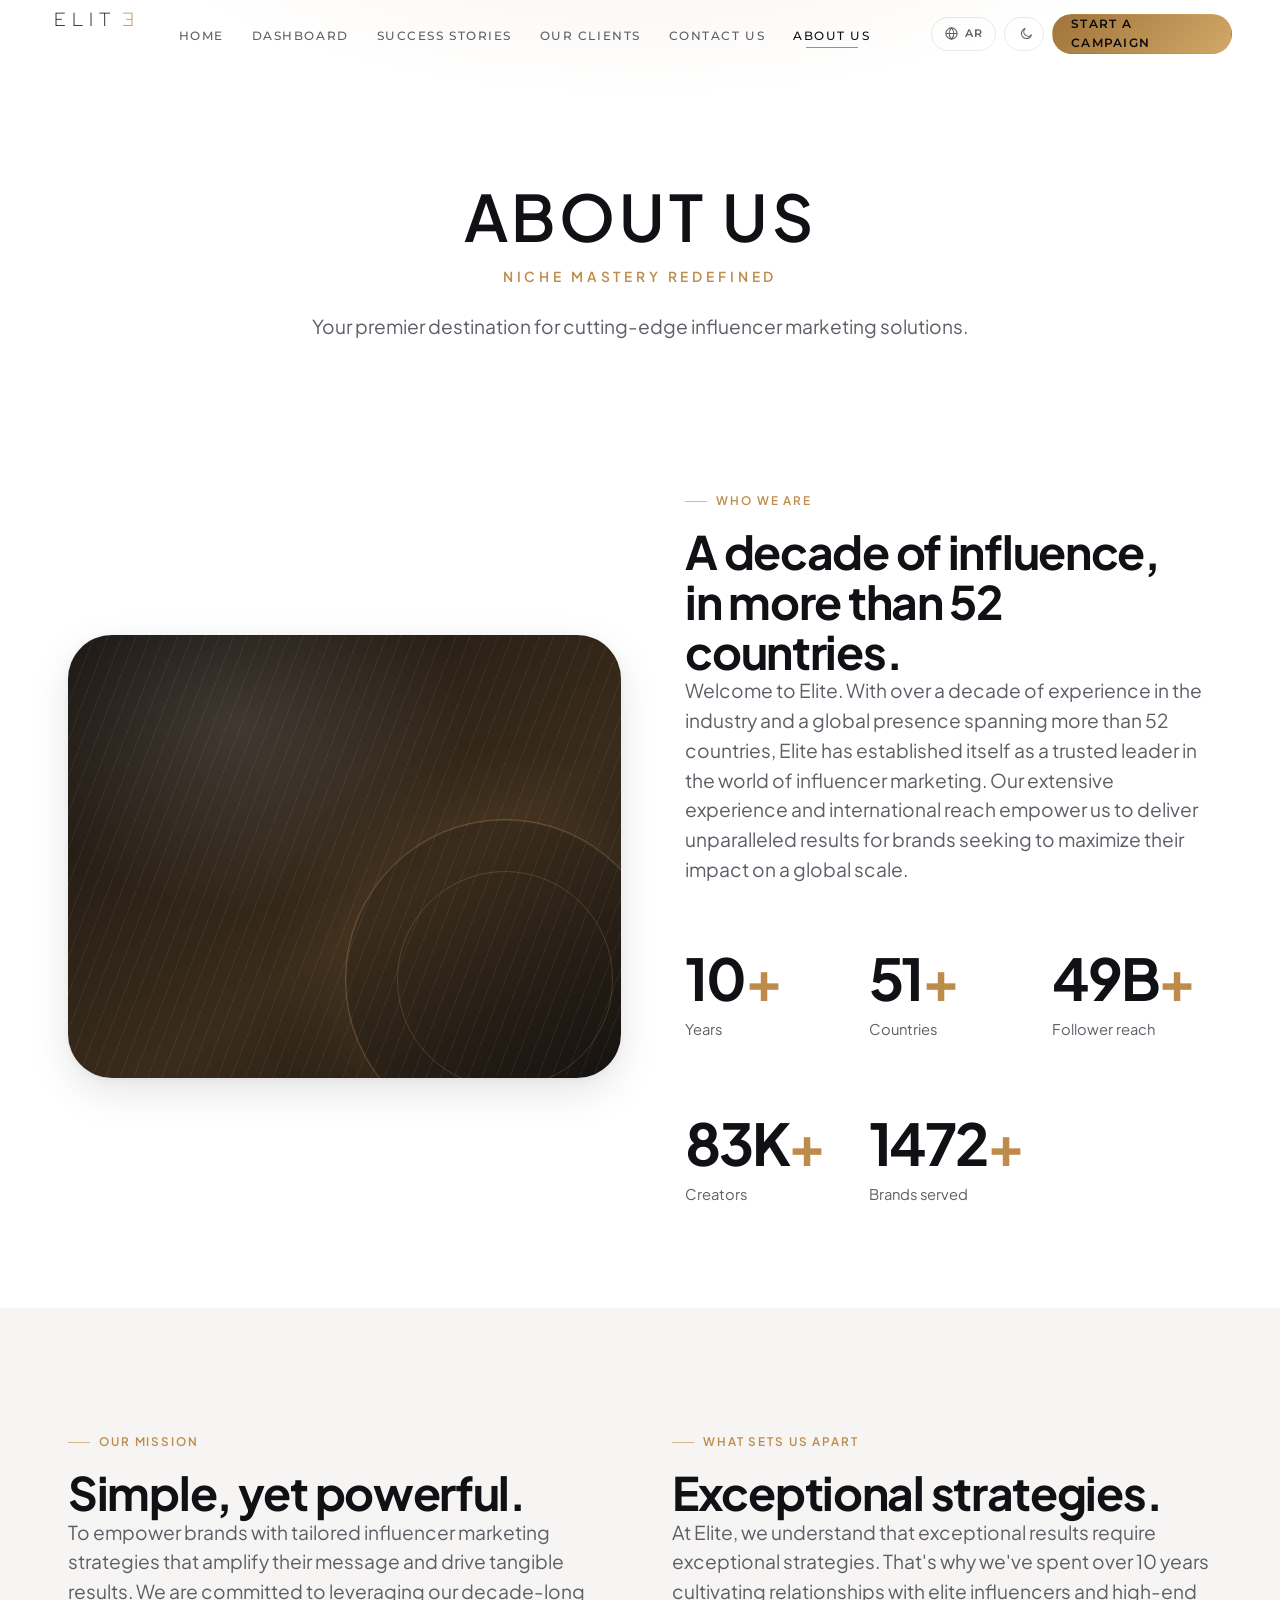
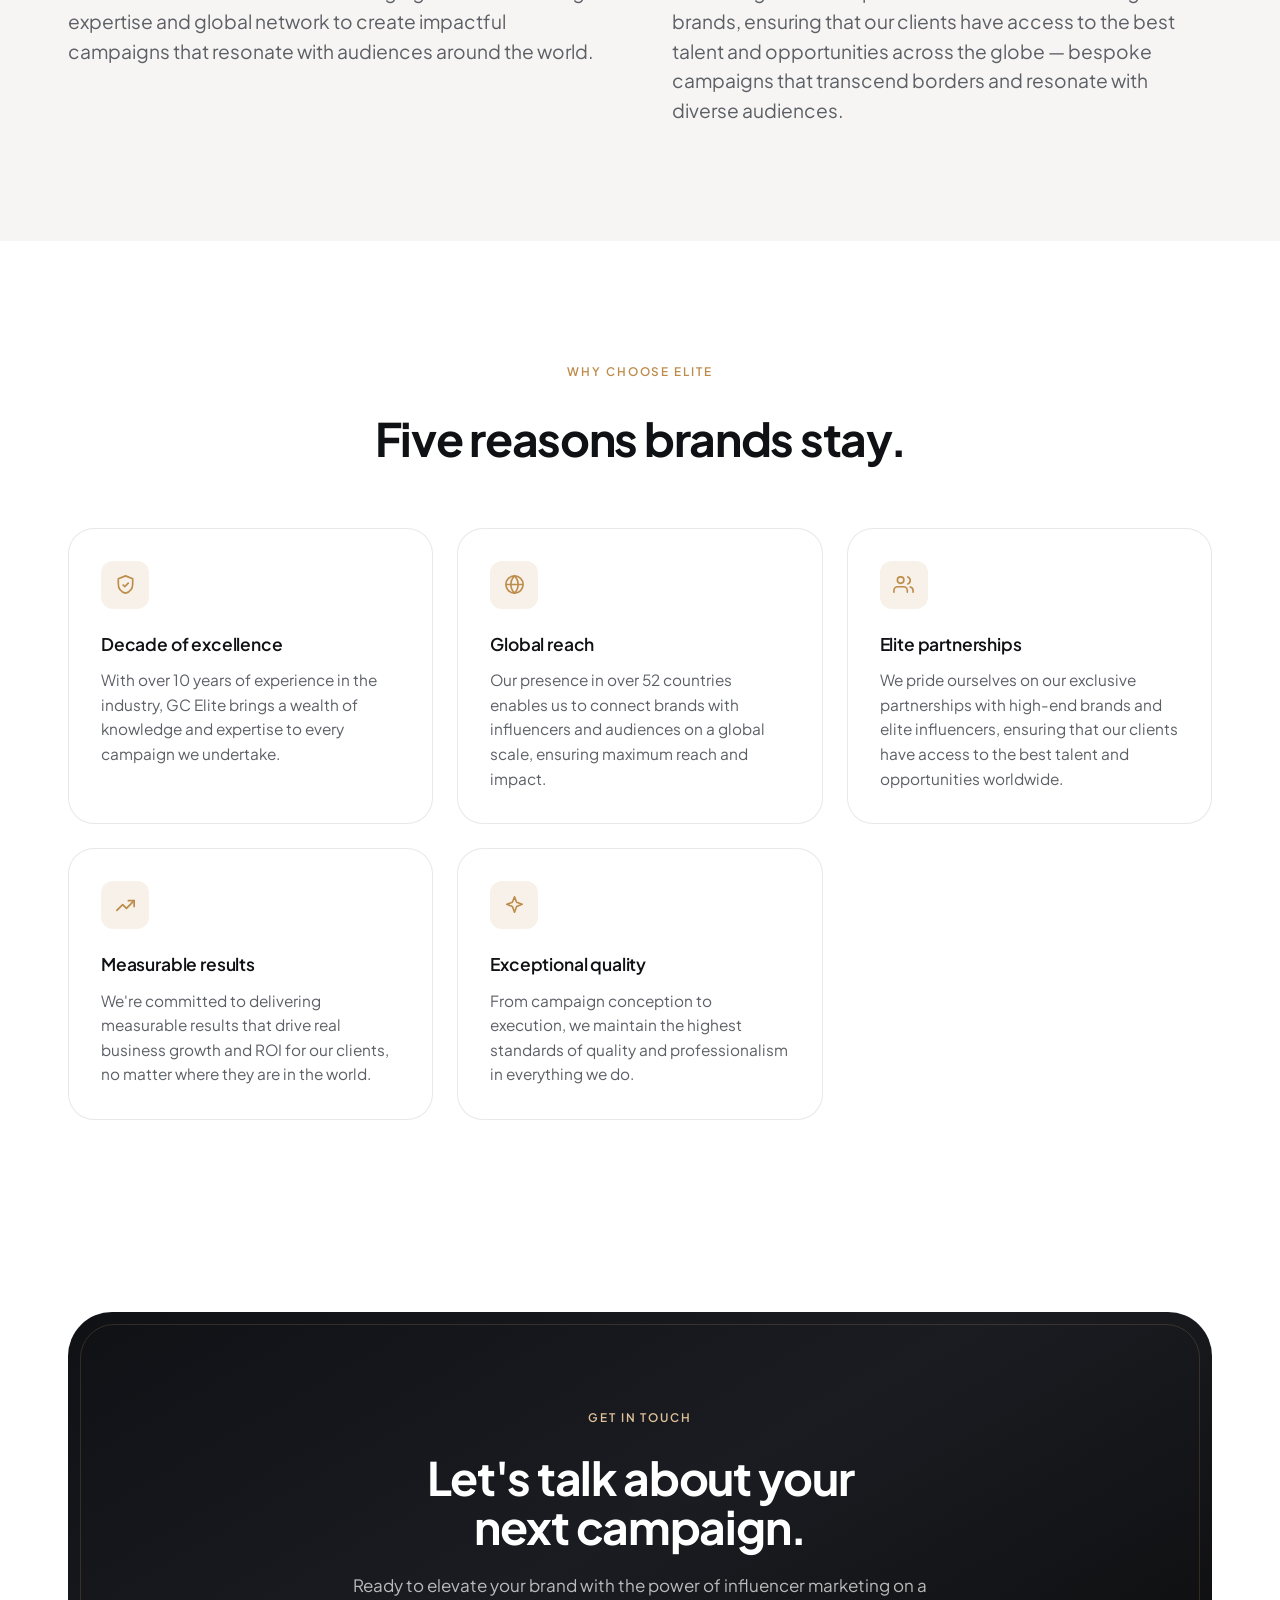
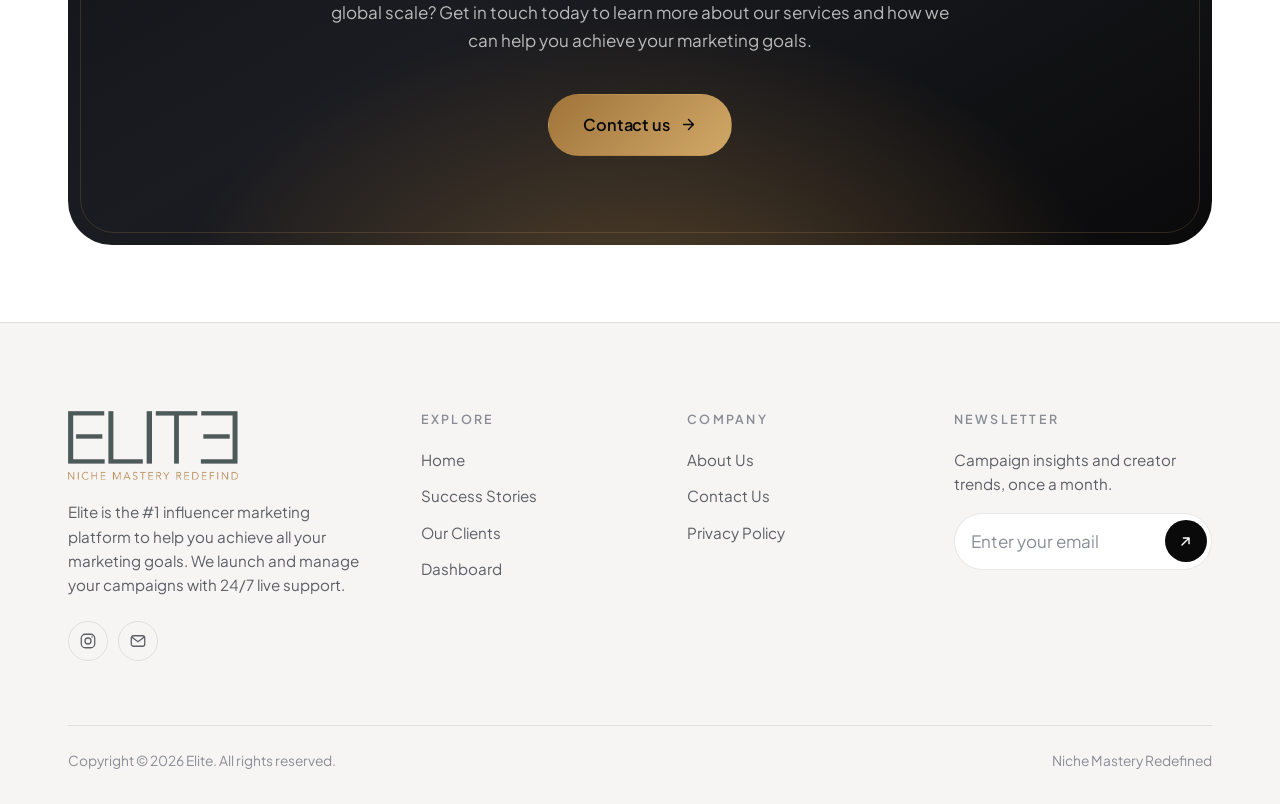
<file: about.html>
<!DOCTYPE html>
<html lang="en" data-theme="light">
<head>
<meta charset="utf-8">
<meta name="viewport" content="width=device-width, initial-scale=1, viewport-fit=cover">
<title>About Us — Elite</title>
<meta name="description" content="Over a decade of influencer marketing across more than 52 countries. Elite's mission, approach and reasons brands stay.">
<meta name="theme-color" content="#0A0A0B">
<link rel="preconnect" href="https://fonts.googleapis.com">
<link rel="preconnect" href="https://fonts.gstatic.com" crossorigin>
<link href="https://fonts.googleapis.com/css2?family=Plus+Jakarta+Sans:wght@300;400;500;600;700;800&family=Playfair+Display:wght@500;600&family=Red+Hat+Display:wght@300;400;500;700&family=Montserrat:wght@500;600&display=swap" rel="stylesheet">
<link rel="stylesheet" href="assets/css/elite.css">
<link rel="icon" href="assets/img/elite-logo.svg">
<script>(function(){try{var t=localStorage.getItem('elite-theme')||(matchMedia('(prefers-color-scheme: dark)').matches?'dark':'light');document.documentElement.setAttribute('data-theme',t);}catch(e){}})();</script>
<link rel="alternate" hreflang="en" href="about.html">
<link rel="alternate" hreflang="ar" href="ar/about.html">
</head>
<body data-page="about">
<a class="skip-link" href="#main">Skip to content</a>

<header class="nav" data-tone="dark">
  <div class="nav__inner">
    <a class="wordmark mark" href="index.html" aria-label="Elite — home">ELIT<span class="flip">E</span></a>
    <nav aria-label="Primary">
      <ul class="nav__links"><li><a class="nav__link" href="index.html">Home</a></li><li><a class="nav__link" href="dashboard.html">Dashboard</a></li><li><a class="nav__link" href="case-studies.html">Success Stories</a></li><li><a class="nav__link" href="sponsors.html">Our Clients</a></li><li><a class="nav__link" href="contacts.html">Contact Us</a></li><li><a class="nav__link" href="about.html" aria-current="page">About Us</a></li></ul>
    </nav>
    <div class="nav__actions">
      <a class="icon-btn icon-btn--text lang-toggle" href="ar/about.html" hreflang="ar" lang="ar" aria-label="Switch language to Arabic"><svg viewBox="0 0 24 24" fill="none" stroke="currentColor" stroke-width="1.7"><circle cx="12" cy="12" r="9"/><path d="M3 12h18M12 3c2.5 2.6 3.8 5.6 3.8 9S14.5 18.4 12 21c-2.5-2.6-3.8-5.6-3.8-9S9.5 5.6 12 3z"/></svg><span>AR</span></a>
      <button class="icon-btn" type="button" data-theme-toggle aria-label="Switch theme" aria-pressed="false">
        <span class="theme-ico" aria-hidden="true"><span class="theme-ico__moon"><svg viewBox="0 0 24 24" fill="none" stroke="currentColor" stroke-width="1.7" stroke-linecap="round" stroke-linejoin="round"><path d="M20 14.2A8.2 8.2 0 1 1 9.8 4a6.6 6.6 0 0 0 10.2 10.2z"/></svg></span><span class="theme-ico__sun"><svg viewBox="0 0 24 24" fill="none" stroke="currentColor" stroke-width="1.7" stroke-linecap="round"><circle cx="12" cy="12" r="4.2"/><path d="M12 2.5v2M12 19.5v2M2.5 12h2M19.5 12h2M5.2 5.2l1.4 1.4M17.4 17.4l1.4 1.4M18.8 5.2l-1.4 1.4M6.6 17.4l-1.4 1.4"/></svg></span></span>
      </button>
      <a class="btn btn--primary btn--sm nav__cta" href="contacts.html">Start a campaign</a>
      <button class="icon-btn nav__toggle" type="button" data-drawer-toggle aria-expanded="false" aria-controls="drawer" aria-label="Open menu"><svg class="ico-open" viewBox="0 0 24 24" fill="none" stroke="currentColor" stroke-width="1.8" stroke-linecap="round"><path d="M4 8h16M4 16h16"/></svg><svg class="ico-close" style="display:none" viewBox="0 0 24 24" fill="none" stroke="currentColor" stroke-width="1.8" stroke-linecap="round"><path d="M6 6l12 12M18 6L6 18"/></svg></button>
    </div>
  </div>
</header>
<div class="drawer" id="drawer">
  <a href="index.html">Home<svg class="ico ico--arrow" viewBox="0 0 24 24" fill="none" stroke="currentColor" stroke-width="2" stroke-linecap="round" stroke-linejoin="round"><path d="M5 12h13M12 5l7 7-7 7"/></svg></a><a href="dashboard.html">Dashboard<svg class="ico ico--arrow" viewBox="0 0 24 24" fill="none" stroke="currentColor" stroke-width="2" stroke-linecap="round" stroke-linejoin="round"><path d="M5 12h13M12 5l7 7-7 7"/></svg></a><a href="case-studies.html">Success Stories<svg class="ico ico--arrow" viewBox="0 0 24 24" fill="none" stroke="currentColor" stroke-width="2" stroke-linecap="round" stroke-linejoin="round"><path d="M5 12h13M12 5l7 7-7 7"/></svg></a><a href="sponsors.html">Our Clients<svg class="ico ico--arrow" viewBox="0 0 24 24" fill="none" stroke="currentColor" stroke-width="2" stroke-linecap="round" stroke-linejoin="round"><path d="M5 12h13M12 5l7 7-7 7"/></svg></a><a href="contacts.html">Contact Us<svg class="ico ico--arrow" viewBox="0 0 24 24" fill="none" stroke="currentColor" stroke-width="2" stroke-linecap="round" stroke-linejoin="round"><path d="M5 12h13M12 5l7 7-7 7"/></svg></a><a href="about.html" aria-current="page">About Us<svg class="ico ico--arrow" viewBox="0 0 24 24" fill="none" stroke="currentColor" stroke-width="2" stroke-linecap="round" stroke-linejoin="round"><path d="M5 12h13M12 5l7 7-7 7"/></svg></a>
  <div class="drawer__foot">
    <a class="btn btn--primary btn--block" href="contacts.html">Start a campaign</a>
  </div>
</div>

<main id="main">
  
  <section class="pagehead">
    <div class="container">
      <div class="pagehead__title rise">
        <h1 class="tracked">ABOUT US</h1>
        <p class="tag">Niche Mastery Redefined</p>
        <p class="lede mt-6" style="max-width:62ch;margin-inline:auto">Your premier destination for cutting-edge influencer marketing solutions.</p>
        
      </div>
    </div>
  </section>

  <section class="section section--tight">
    <div class="container">
      <div class="split">
        <div class="split__media reveal"><div class="art art--2"></div><span class="emblem" aria-hidden="true"></span></div>
        <div class="reveal" data-delay="1">
          <span class="eyebrow">Who we are</span>
          <h2 class="mt-4">A decade of influence,<br>in more than 52 countries.</h2>
          <p class="lede">Welcome to Elite. With over a decade of experience in the industry and a global presence spanning more than 52 countries, Elite has established itself as a trusted leader in the world of influencer marketing. Our extensive experience and international reach empower us to deliver unparalleled results for brands seeking to maximize their impact on a global scale.</p>
          <div class="grid cols-3 mt-10">
            <div class="stat"><div class="stat__value"><span data-count="10">10</span><span class="unit">+</span></div><div class="stat__label">Years</div></div>
            <div class="stat"><div class="stat__value"><span data-count="52">52</span><span class="unit">+</span></div><div class="stat__label">Countries</div></div>
            <div class="stat"><div class="stat__value"><span data-count="50" data-suffix="B">50B</span><span class="unit">+</span></div><div class="stat__label">Follower reach</div></div>
            <div class="stat"><div class="stat__value"><span data-count="85" data-suffix="K">85K</span><span class="unit">+</span></div><div class="stat__label">Creators</div></div>
            <div class="stat"><div class="stat__value"><span data-count="1500">1500</span><span class="unit">+</span></div><div class="stat__label">Brands served</div></div>
          </div>
        </div>
      </div>
    </div>
  </section>

  <section class="section section--sunken">
    <div class="container">
      <div class="grid cols-2" style="gap:clamp(28px,5vw,72px)">
        <div class="reveal">
          <span class="eyebrow">Our mission</span>
          <h2 class="mt-4">Simple, yet powerful.</h2>
          <p class="lede">To empower brands with tailored influencer marketing strategies that amplify their message and drive tangible results. We are committed to leveraging our decade-long expertise and global network to create impactful campaigns that resonate with audiences around the world.</p>
        </div>
        <div class="reveal" data-delay="2">
          <span class="eyebrow">What sets us apart</span>
          <h2 class="mt-4">Exceptional strategies.</h2>
          <p class="lede">At Elite, we understand that exceptional results require exceptional strategies. That's why we've spent over 10 years cultivating relationships with elite influencers and high-end brands, ensuring that our clients have access to the best talent and opportunities across the globe — bespoke campaigns that transcend borders and resonate with diverse audiences.</p>
        </div>
      </div>
    </div>
  </section>

  <section class="section">
    <div class="container">
      <div class="section-head section-head--center reveal">
        <span class="eyebrow eyebrow--center">Why choose Elite</span>
        <h2 class="mt-4">Five reasons brands stay.</h2>
      </div>
      <div class="grid cols-auto-md mt-16">
      <article class="card card--hover reveal" data-delay="1">
        <div class="card__icon"><svg viewBox="0 0 24 24" fill="none" stroke="currentColor" stroke-width="1.7" stroke-linejoin="round"><path d="M12 3l7.5 3v5.4c0 4.5-3 8.3-7.5 9.6-4.5-1.3-7.5-5.1-7.5-9.6V6z"/><path d="M9 12l2.2 2.2L15.4 10"/></svg></div>
        <h3 class="h4 card__title">Decade of excellence</h3>
        <p class="muted" style="font-size:.96rem">With over 10 years of experience in the industry, GC Elite brings a wealth of knowledge and expertise to every campaign we undertake.</p>
      </article>
      <article class="card card--hover reveal" data-delay="2">
        <div class="card__icon"><svg viewBox="0 0 24 24" fill="none" stroke="currentColor" stroke-width="1.7"><circle cx="12" cy="12" r="9"/><path d="M3 12h18M12 3c2.5 2.6 3.8 5.6 3.8 9S14.5 18.4 12 21c-2.5-2.6-3.8-5.6-3.8-9S9.5 5.6 12 3z"/></svg></div>
        <h3 class="h4 card__title">Global reach</h3>
        <p class="muted" style="font-size:.96rem">Our presence in over 52 countries enables us to connect brands with influencers and audiences on a global scale, ensuring maximum reach and impact.</p>
      </article>
      <article class="card card--hover reveal" data-delay="3">
        <div class="card__icon"><svg viewBox="0 0 24 24" fill="none" stroke="currentColor" stroke-width="1.7" stroke-linecap="round" stroke-linejoin="round"><path d="M16 20v-1.6a4 4 0 0 0-4-4H6a4 4 0 0 0-4 4V20"/><circle cx="9" cy="7.4" r="3.4"/><path d="M22 20v-1.6a4 4 0 0 0-3-3.87M16.5 4.1a4 4 0 0 1 0 7.4"/></svg></div>
        <h3 class="h4 card__title">Elite partnerships</h3>
        <p class="muted" style="font-size:.96rem">We pride ourselves on our exclusive partnerships with high-end brands and elite influencers, ensuring that our clients have access to the best talent and opportunities worldwide.</p>
      </article>
      <article class="card card--hover reveal" data-delay="4">
        <div class="card__icon"><svg viewBox="0 0 24 24" fill="none" stroke="currentColor" stroke-width="1.8" stroke-linecap="round" stroke-linejoin="round"><path d="M3 17l6-6 4 4 8-8"/><path d="M15 7h6v6"/></svg></div>
        <h3 class="h4 card__title">Measurable results</h3>
        <p class="muted" style="font-size:.96rem">We're committed to delivering measurable results that drive real business growth and ROI for our clients, no matter where they are in the world.</p>
      </article>
      <article class="card card--hover reveal" data-delay="5">
        <div class="card__icon"><svg viewBox="0 0 24 24" fill="none" stroke="currentColor" stroke-width="1.7" stroke-linejoin="round"><path d="M12 3l2.2 5.6L20 10.8l-5.8 2.2L12 19l-2.2-6L4 10.8l5.8-2.2z"/></svg></div>
        <h3 class="h4 card__title">Exceptional quality</h3>
        <p class="muted" style="font-size:.96rem">From campaign conception to execution, we maintain the highest standards of quality and professionalism in everything we do.</p>
      </article></div>
    </div>
  </section>

  <section class="section section--tight">
    <div class="container">
      <div class="cta-band rise">
        <span class="eyebrow eyebrow--center" style="color:var(--gold-300)">Get in touch</span>
        <h2 class="mt-6">Let's talk about your next campaign.</h2>
        <p>Ready to elevate your brand with the power of influencer marketing on a global scale? Get in touch today to learn more about our services and how we can help you achieve your marketing goals.</p>
        <div class="row"><a class="btn btn--primary btn--lg" href="contacts.html">Contact us <svg class="ico ico--arrow" viewBox="0 0 24 24" fill="none" stroke="currentColor" stroke-width="2" stroke-linecap="round" stroke-linejoin="round"><path d="M5 12h13M12 5l7 7-7 7"/></svg></a></div>
      </div>
    </div>
  </section>
</main>

<footer class="footer">
  <div class="container">
    <div class="footer__grid">
      <div>
        <img class="footer__logo-image" src="assets/img/elite-logo.svg" alt="Elite — Niche Mastery Redefined">
        <p class="footer__about">Elite is the #1 influencer marketing platform to help you achieve all your marketing goals. We launch and manage your campaigns with 24/7 live support.</p>
        <div class="social mt-6">
          <a href="https://instagram.com" target="_blank" rel="noopener" aria-label="Elite on Instagram"><svg viewBox="0 0 24 24" fill="none" stroke="currentColor" stroke-width="1.7"><rect x="3" y="3" width="18" height="18" rx="5.4"/><circle cx="12" cy="12" r="4"/><circle cx="17.4" cy="6.6" r="1.1" fill="currentColor" stroke="none"/></svg></a>
          <a href="contacts.html" aria-label="Email Elite"><svg viewBox="0 0 24 24" fill="none" stroke="currentColor" stroke-width="1.7" stroke-linecap="round" stroke-linejoin="round"><rect x="3" y="5" width="18" height="14" rx="3"/><path d="M4 7l8 6 8-6"/></svg></a>
        </div>
      </div>
      <div>
        <h4>Explore</h4>
        <div class="footer__links">
          <a href="index.html">Home</a>
          <a href="case-studies.html">Success Stories</a>
          <a href="sponsors.html">Our Clients</a>
          <a href="dashboard.html">Dashboard</a>
        </div>
      </div>
      <div>
        <h4>Company</h4>
        <div class="footer__links">
          <a href="about.html">About Us</a>
          <a href="contacts.html">Contact Us</a>
          <a href="#privacy" data-modal-open="privacy-modal">Privacy Policy</a>
        </div>
      </div>
      <div>
        <h4>Newsletter</h4>
        <p class="muted" style="font-size:.95rem;margin-bottom:16px">Campaign insights and creator trends, once a month.</p>
        <form class="inline-field" data-validate data-success="You're subscribed. Welcome to Elite.">
          <label class="sr-only" for="nl-email">Email address</label>
          <div class="field" style="width:100%">
            <input class="input" id="nl-email" name="email" type="email" required placeholder="Enter your email">
            <span class="field__error">Enter a valid email address.</span>
          </div>
          <button type="submit" aria-label="Subscribe"><svg viewBox="0 0 24 24" fill="none" stroke="currentColor" stroke-width="2" stroke-linecap="round" stroke-linejoin="round"><path d="M7 17L17 7M9 7h8v8"/></svg></button>
        </form>
      </div>
    </div>
    <div class="footer__bottom">
      <span>Copyright © <span data-year>2026</span> Elite. All rights reserved.</span>
      <span>Niche Mastery Redefined</span>
    </div>
  </div>
</footer>

<div class="modal" id="privacy-modal" role="dialog" aria-modal="true" aria-labelledby="privacy-title">
  <div class="modal__panel">
    <div class="spread" style="align-items:flex-start">
      <h3 id="privacy-title">Privacy Policy</h3>
      <button class="icon-btn" type="button" data-modal-close aria-label="Close">
        <svg viewBox="0 0 24 24" fill="none" stroke="currentColor" stroke-width="1.8" stroke-linecap="round"><path d="M6 6l12 12M18 6L6 18"/></svg>
      </button>
    </div>
    <p class="muted mt-6">Elite collects only the information needed to run your campaigns — contact details you submit, and campaign performance data from connected creator accounts. We never sell your data.</p>
    <p class="muted mt-4">For the full policy, or to request deletion of your data, contact us and we will respond within 30 days.</p>
    <a class="btn btn--dark mt-8" href="contacts.html">Contact us</a>
  </div>
</div>

<div class="toast" id="toast" role="status" aria-live="polite"></div>
<script src="assets/js/elite.js" defer></script>
</body>
</html>
</file>
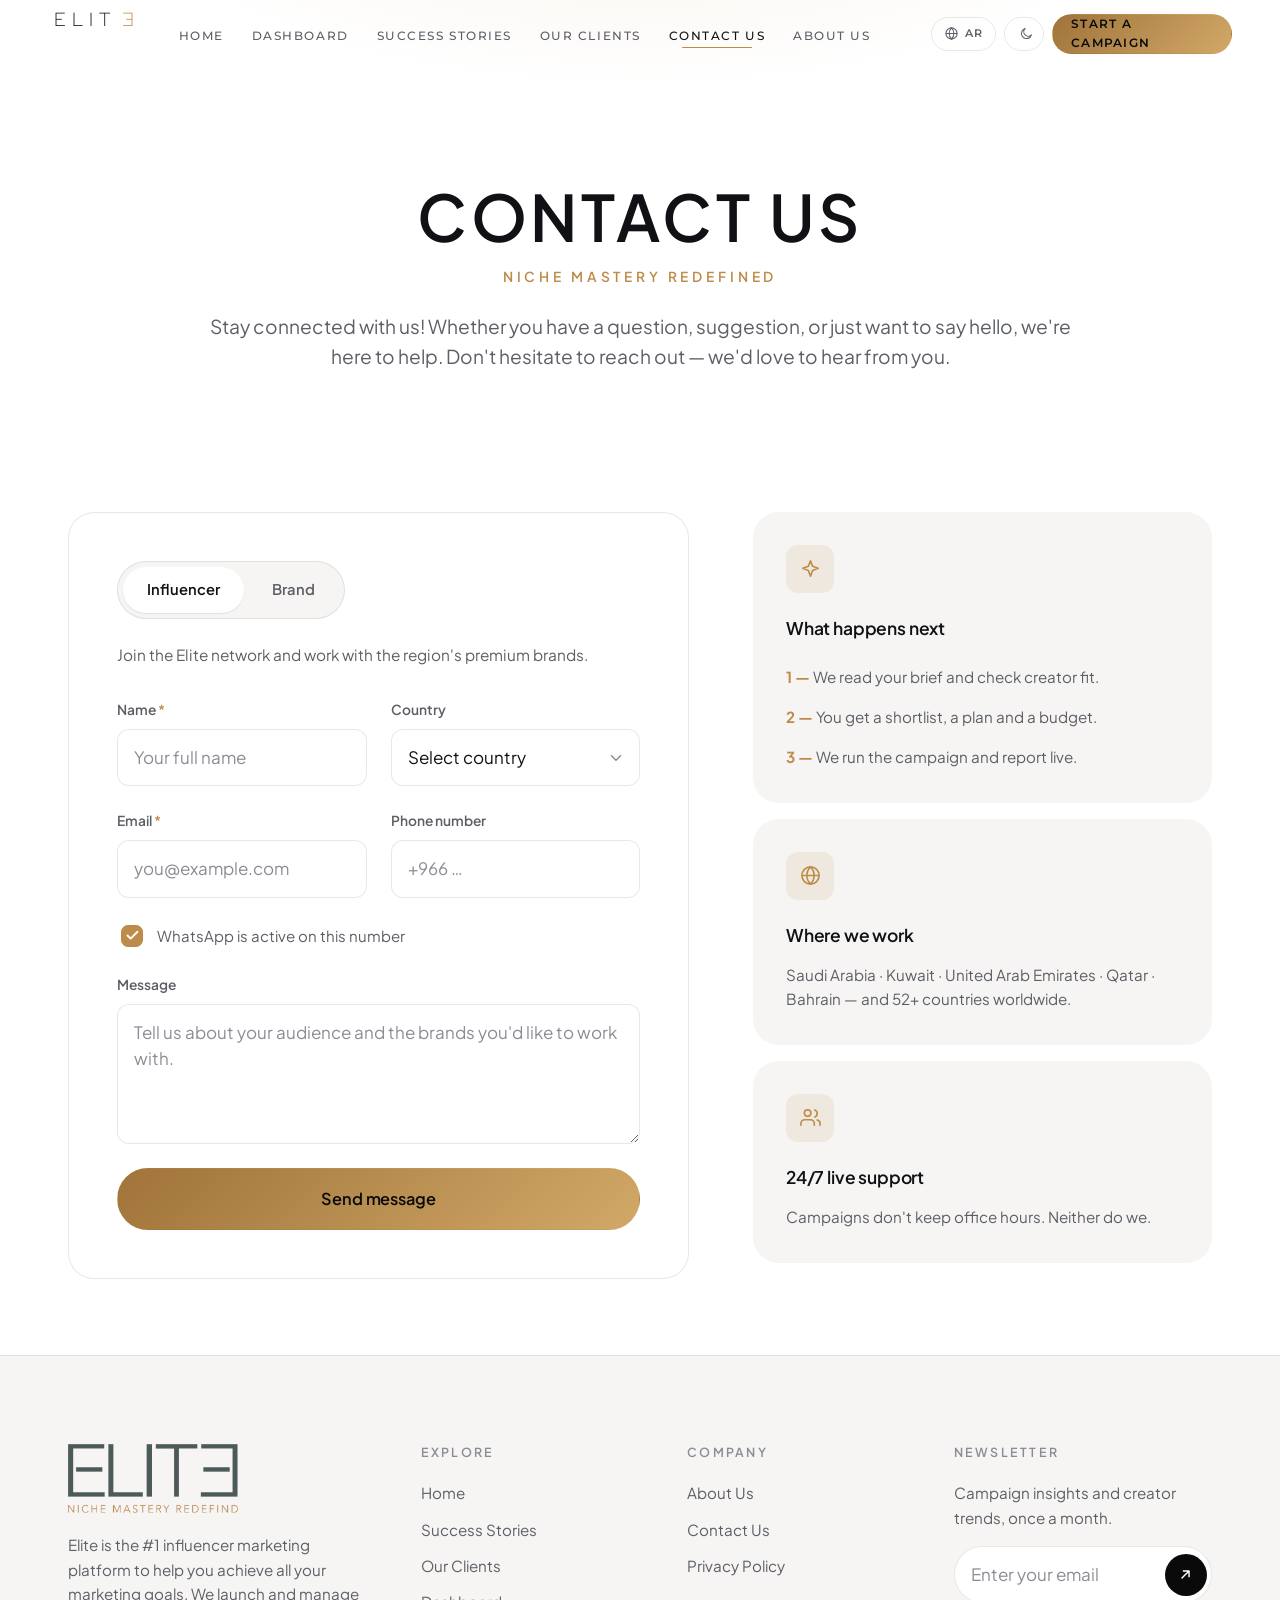
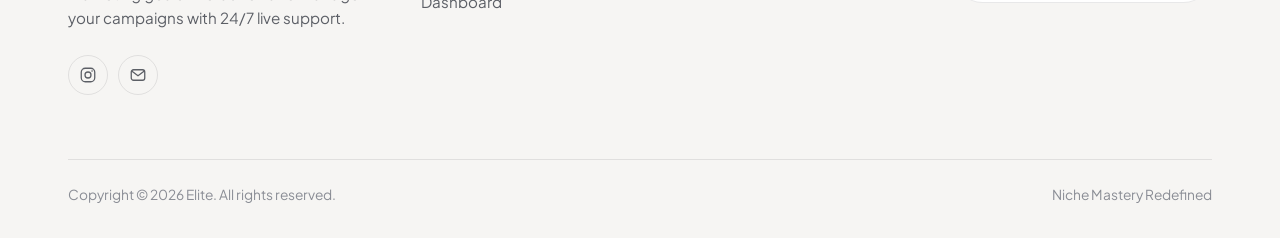
<file: contacts.html>
<!DOCTYPE html>
<html lang="en" data-theme="light">
<head>
<meta charset="utf-8">
<meta name="viewport" content="width=device-width, initial-scale=1, viewport-fit=cover">
<title>Contact Us — Elite</title>
<meta name="description" content="Talk to Elite about an influencer campaign, or join the network as a creator. 24/7 live support.">
<meta name="theme-color" content="#0A0A0B">
<link rel="preconnect" href="https://fonts.googleapis.com">
<link rel="preconnect" href="https://fonts.gstatic.com" crossorigin>
<link href="https://fonts.googleapis.com/css2?family=Plus+Jakarta+Sans:wght@300;400;500;600;700;800&family=Playfair+Display:wght@500;600&family=Red+Hat+Display:wght@300;400;500;700&family=Montserrat:wght@500;600&display=swap" rel="stylesheet">
<link rel="stylesheet" href="assets/css/elite.css">
<link rel="icon" href="assets/img/elite-logo.svg">
<script>(function(){try{var t=localStorage.getItem('elite-theme')||(matchMedia('(prefers-color-scheme: dark)').matches?'dark':'light');document.documentElement.setAttribute('data-theme',t);}catch(e){}})();</script>
<link rel="alternate" hreflang="en" href="contacts.html">
<link rel="alternate" hreflang="ar" href="ar/contacts.html">
</head>
<body data-page="contacts">
<a class="skip-link" href="#main">Skip to content</a>

<header class="nav" data-tone="dark">
  <div class="nav__inner">
    <a class="wordmark mark" href="index.html" aria-label="Elite — home">ELIT<span class="flip">E</span></a>
    <nav aria-label="Primary">
      <ul class="nav__links"><li><a class="nav__link" href="index.html">Home</a></li><li><a class="nav__link" href="dashboard.html">Dashboard</a></li><li><a class="nav__link" href="case-studies.html">Success Stories</a></li><li><a class="nav__link" href="sponsors.html">Our Clients</a></li><li><a class="nav__link" href="contacts.html" aria-current="page">Contact Us</a></li><li><a class="nav__link" href="about.html">About Us</a></li></ul>
    </nav>
    <div class="nav__actions">
      <a class="icon-btn icon-btn--text lang-toggle" href="ar/contacts.html" hreflang="ar" lang="ar" aria-label="Switch language to Arabic"><svg viewBox="0 0 24 24" fill="none" stroke="currentColor" stroke-width="1.7"><circle cx="12" cy="12" r="9"/><path d="M3 12h18M12 3c2.5 2.6 3.8 5.6 3.8 9S14.5 18.4 12 21c-2.5-2.6-3.8-5.6-3.8-9S9.5 5.6 12 3z"/></svg><span>AR</span></a>
      <button class="icon-btn" type="button" data-theme-toggle aria-label="Switch theme" aria-pressed="false">
        <span class="theme-ico" aria-hidden="true"><span class="theme-ico__moon"><svg viewBox="0 0 24 24" fill="none" stroke="currentColor" stroke-width="1.7" stroke-linecap="round" stroke-linejoin="round"><path d="M20 14.2A8.2 8.2 0 1 1 9.8 4a6.6 6.6 0 0 0 10.2 10.2z"/></svg></span><span class="theme-ico__sun"><svg viewBox="0 0 24 24" fill="none" stroke="currentColor" stroke-width="1.7" stroke-linecap="round"><circle cx="12" cy="12" r="4.2"/><path d="M12 2.5v2M12 19.5v2M2.5 12h2M19.5 12h2M5.2 5.2l1.4 1.4M17.4 17.4l1.4 1.4M18.8 5.2l-1.4 1.4M6.6 17.4l-1.4 1.4"/></svg></span></span>
      </button>
      <a class="btn btn--primary btn--sm nav__cta" href="contacts.html">Start a campaign</a>
      <button class="icon-btn nav__toggle" type="button" data-drawer-toggle aria-expanded="false" aria-controls="drawer" aria-label="Open menu"><svg class="ico-open" viewBox="0 0 24 24" fill="none" stroke="currentColor" stroke-width="1.8" stroke-linecap="round"><path d="M4 8h16M4 16h16"/></svg><svg class="ico-close" style="display:none" viewBox="0 0 24 24" fill="none" stroke="currentColor" stroke-width="1.8" stroke-linecap="round"><path d="M6 6l12 12M18 6L6 18"/></svg></button>
    </div>
  </div>
</header>
<div class="drawer" id="drawer">
  <a href="index.html">Home<svg class="ico ico--arrow" viewBox="0 0 24 24" fill="none" stroke="currentColor" stroke-width="2" stroke-linecap="round" stroke-linejoin="round"><path d="M5 12h13M12 5l7 7-7 7"/></svg></a><a href="dashboard.html">Dashboard<svg class="ico ico--arrow" viewBox="0 0 24 24" fill="none" stroke="currentColor" stroke-width="2" stroke-linecap="round" stroke-linejoin="round"><path d="M5 12h13M12 5l7 7-7 7"/></svg></a><a href="case-studies.html">Success Stories<svg class="ico ico--arrow" viewBox="0 0 24 24" fill="none" stroke="currentColor" stroke-width="2" stroke-linecap="round" stroke-linejoin="round"><path d="M5 12h13M12 5l7 7-7 7"/></svg></a><a href="sponsors.html">Our Clients<svg class="ico ico--arrow" viewBox="0 0 24 24" fill="none" stroke="currentColor" stroke-width="2" stroke-linecap="round" stroke-linejoin="round"><path d="M5 12h13M12 5l7 7-7 7"/></svg></a><a href="contacts.html" aria-current="page">Contact Us<svg class="ico ico--arrow" viewBox="0 0 24 24" fill="none" stroke="currentColor" stroke-width="2" stroke-linecap="round" stroke-linejoin="round"><path d="M5 12h13M12 5l7 7-7 7"/></svg></a><a href="about.html">About Us<svg class="ico ico--arrow" viewBox="0 0 24 24" fill="none" stroke="currentColor" stroke-width="2" stroke-linecap="round" stroke-linejoin="round"><path d="M5 12h13M12 5l7 7-7 7"/></svg></a>
  <div class="drawer__foot">
    <a class="btn btn--primary btn--block" href="contacts.html">Start a campaign</a>
  </div>
</div>

<main id="main">
  
  <section class="pagehead">
    <div class="container">
      <div class="pagehead__title rise">
        <h1 class="tracked">CONTACT US</h1>
        <p class="tag">Niche Mastery Redefined</p>
        <p class="lede mt-6" style="max-width:62ch;margin-inline:auto">Stay connected with us! Whether you have a question, suggestion, or just want to say hello, we're here to help. Don't hesitate to reach out — we'd love to hear from you.</p>
        
      </div>
    </div>
  </section>

  <section class="section section--tight">
    <div class="container">
      <div class="split split--form">
        <div class="card reveal" style="padding:clamp(24px,4vw,48px)">
          <div class="segmented" role="tablist" aria-label="I am a">
            <button role="tab" id="tab-inf" aria-controls="panel-inf" aria-selected="true" type="button" data-tr="who.creator">Influencer</button>
            <button role="tab" id="tab-brand" aria-controls="panel-brand" aria-selected="false" tabindex="-1" type="button" data-tr="who.brand">Brand</button>
          </div>

          <div id="panel-inf" role="tabpanel" aria-labelledby="tab-inf">
            <p class="muted mt-6" style="font-size:.96rem">Join the Elite network and work with the region's premium brands.</p>
            <form class="grid cols-2 mt-8" data-validate data-success="Thanks — an Elite partner manager will be in touch.">
              <div class="field"><label class="field__label" for="i-name">Name <span class="req">*</span></label>
                <input class="input" id="i-name" name="name" required placeholder="Your full name"><span class="field__error">Please enter your name.</span></div>
              <div class="field"><label class="field__label" for="i-country">Country</label>
                <select class="select" id="i-country" name="country">
                  <option value="">Select country</option><option>Saudi Arabia</option><option>Kuwait</option>
                  <option>United Arab Emirates</option><option>Qatar</option><option>Bahrain</option><option>Egypt</option><option>Other</option>
                </select></div>
              <div class="field"><label class="field__label" for="i-email">Email <span class="req">*</span></label>
                <input class="input" id="i-email" name="email" type="email" required placeholder="you@example.com"><span class="field__error">Enter a valid email address.</span></div>
              <div class="field"><label class="field__label" for="i-phone">Phone number</label>
                <input class="input" id="i-phone" name="phone" type="tel" placeholder="+966 …"></div>
              <div style="grid-column:1/-1"><label class="check"><input type="checkbox" name="whatsapp" checked><span>WhatsApp is active on this number</span></label></div>
              <div class="field" style="grid-column:1/-1"><label class="field__label" for="i-msg">Message</label>
                <textarea class="textarea" id="i-msg" name="message" placeholder="Tell us about your audience and the brands you'd like to work with."></textarea></div>
              <div style="grid-column:1/-1"><button class="btn btn--primary btn--lg btn--block" type="submit">Send message</button></div>
            </form>
          </div>

          <div id="panel-brand" role="tabpanel" aria-labelledby="tab-brand" hidden>
            <p class="muted mt-6" style="font-size:.96rem">Tell us the goal and we'll come back with creators, a plan and a budget.</p>
            <form class="grid cols-2 mt-8" data-validate data-success="Thanks — we'll reply with a campaign outline shortly.">
              <div class="field"><label class="field__label" for="b-name">Name <span class="req">*</span></label>
                <input class="input" id="b-name" name="name" required placeholder="Your full name"><span class="field__error">Please enter your name.</span></div>
              <div class="field"><label class="field__label" for="b-brand">Brand <span class="req">*</span></label>
                <input class="input" id="b-brand" name="brand" required placeholder="Brand name"><span class="field__error">Please enter your brand.</span></div>
              <div class="field"><label class="field__label" for="b-email">Email <span class="req">*</span></label>
                <input class="input" id="b-email" name="email" type="email" required placeholder="you@company.com"><span class="field__error">Enter a valid email address.</span></div>
              <div class="field"><label class="field__label" for="b-country">Country</label>
                <select class="select" id="b-country" name="country">
                  <option value="">Select country</option><option>Saudi Arabia</option><option>Kuwait</option>
                  <option>United Arab Emirates</option><option>Qatar</option><option>Bahrain</option><option>Egypt</option><option>Other</option>
                </select></div>
              <div class="field"><label class="field__label" for="b-phone">Phone number</label>
                <input class="input" id="b-phone" name="phone" type="tel" placeholder="+966 …"></div>
              <div class="field"><label class="field__label" for="b-cat">Category</label>
                <select class="select" id="b-cat" name="category">
                  <option value="">Select category</option><option>Restaurant</option><option>Café</option><option>Fashion</option>
                  <option>Cosmetics / Beauty</option><option>Perfume</option><option>Hotel</option><option>Other</option>
                </select></div>
              <div style="grid-column:1/-1"><label class="check"><input type="checkbox" name="whatsapp" checked><span>WhatsApp is active on this number</span></label></div>
              <div class="field" style="grid-column:1/-1"><label class="field__label" for="b-msg">Message</label>
                <textarea class="textarea" id="b-msg" name="message" placeholder="What are you launching, and what does success look like?"></textarea></div>
              <div style="grid-column:1/-1"><button class="btn btn--primary btn--lg btn--block" type="submit">Send message</button></div>
            </form>
          </div>
        </div>

        <aside class="stack reveal" data-delay="1">
          <div class="card card--sunken">
            <div class="card__icon"><svg viewBox="0 0 24 24" fill="none" stroke="currentColor" stroke-width="1.7" stroke-linejoin="round"><path d="M12 3l2.2 5.6L20 10.8l-5.8 2.2L12 19l-2.2-6L4 10.8l5.8-2.2z"/></svg></div>
            <h3 class="h4">What happens next</h3>
            <ol class="stack mt-6" style="counter-reset:c">
              <li class="muted" style="font-size:.95rem"><b class="gold">1 —</b> We read your brief and check creator fit.</li>
              <li class="muted" style="font-size:.95rem"><b class="gold">2 —</b> You get a shortlist, a plan and a budget.</li>
              <li class="muted" style="font-size:.95rem"><b class="gold">3 —</b> We run the campaign and report live.</li>
            </ol>
          </div>
          <div class="card card--sunken">
            <div class="card__icon"><svg viewBox="0 0 24 24" fill="none" stroke="currentColor" stroke-width="1.7"><circle cx="12" cy="12" r="9"/><path d="M3 12h18M12 3c2.5 2.6 3.8 5.6 3.8 9S14.5 18.4 12 21c-2.5-2.6-3.8-5.6-3.8-9S9.5 5.6 12 3z"/></svg></div>
            <h3 class="h4">Where we work</h3>
            <p class="muted mt-4" style="font-size:.95rem">Saudi Arabia · Kuwait · United Arab Emirates · Qatar · Bahrain — and 52+ countries worldwide.</p>
          </div>
          <div class="card card--sunken">
            <div class="card__icon"><svg viewBox="0 0 24 24" fill="none" stroke="currentColor" stroke-width="1.7" stroke-linecap="round" stroke-linejoin="round"><path d="M16 20v-1.6a4 4 0 0 0-4-4H6a4 4 0 0 0-4 4V20"/><circle cx="9" cy="7.4" r="3.4"/><path d="M22 20v-1.6a4 4 0 0 0-3-3.87M16.5 4.1a4 4 0 0 1 0 7.4"/></svg></div>
            <h3 class="h4">24/7 live support</h3>
            <p class="muted mt-4" style="font-size:.95rem">Campaigns don't keep office hours. Neither do we.</p>
          </div>
        </aside>
      </div>
    </div>
  </section>
</main>

<footer class="footer">
  <div class="container">
    <div class="footer__grid">
      <div>
        <img class="footer__logo-image" src="assets/img/elite-logo.svg" alt="Elite — Niche Mastery Redefined">
        <p class="footer__about">Elite is the #1 influencer marketing platform to help you achieve all your marketing goals. We launch and manage your campaigns with 24/7 live support.</p>
        <div class="social mt-6">
          <a href="https://instagram.com" target="_blank" rel="noopener" aria-label="Elite on Instagram"><svg viewBox="0 0 24 24" fill="none" stroke="currentColor" stroke-width="1.7"><rect x="3" y="3" width="18" height="18" rx="5.4"/><circle cx="12" cy="12" r="4"/><circle cx="17.4" cy="6.6" r="1.1" fill="currentColor" stroke="none"/></svg></a>
          <a href="contacts.html" aria-label="Email Elite"><svg viewBox="0 0 24 24" fill="none" stroke="currentColor" stroke-width="1.7" stroke-linecap="round" stroke-linejoin="round"><rect x="3" y="5" width="18" height="14" rx="3"/><path d="M4 7l8 6 8-6"/></svg></a>
        </div>
      </div>
      <div>
        <h4>Explore</h4>
        <div class="footer__links">
          <a href="index.html">Home</a>
          <a href="case-studies.html">Success Stories</a>
          <a href="sponsors.html">Our Clients</a>
          <a href="dashboard.html">Dashboard</a>
        </div>
      </div>
      <div>
        <h4>Company</h4>
        <div class="footer__links">
          <a href="about.html">About Us</a>
          <a href="contacts.html">Contact Us</a>
          <a href="#privacy" data-modal-open="privacy-modal">Privacy Policy</a>
        </div>
      </div>
      <div>
        <h4>Newsletter</h4>
        <p class="muted" style="font-size:.95rem;margin-bottom:16px">Campaign insights and creator trends, once a month.</p>
        <form class="inline-field" data-validate data-success="You're subscribed. Welcome to Elite.">
          <label class="sr-only" for="nl-email">Email address</label>
          <div class="field" style="width:100%">
            <input class="input" id="nl-email" name="email" type="email" required placeholder="Enter your email">
            <span class="field__error">Enter a valid email address.</span>
          </div>
          <button type="submit" aria-label="Subscribe"><svg viewBox="0 0 24 24" fill="none" stroke="currentColor" stroke-width="2" stroke-linecap="round" stroke-linejoin="round"><path d="M7 17L17 7M9 7h8v8"/></svg></button>
        </form>
      </div>
    </div>
    <div class="footer__bottom">
      <span>Copyright © <span data-year>2026</span> Elite. All rights reserved.</span>
      <span>Niche Mastery Redefined</span>
    </div>
  </div>
</footer>

<div class="modal" id="privacy-modal" role="dialog" aria-modal="true" aria-labelledby="privacy-title">
  <div class="modal__panel">
    <div class="spread" style="align-items:flex-start">
      <h3 id="privacy-title">Privacy Policy</h3>
      <button class="icon-btn" type="button" data-modal-close aria-label="Close">
        <svg viewBox="0 0 24 24" fill="none" stroke="currentColor" stroke-width="1.8" stroke-linecap="round"><path d="M6 6l12 12M18 6L6 18"/></svg>
      </button>
    </div>
    <p class="muted mt-6">Elite collects only the information needed to run your campaigns — contact details you submit, and campaign performance data from connected creator accounts. We never sell your data.</p>
    <p class="muted mt-4">For the full policy, or to request deletion of your data, contact us and we will respond within 30 days.</p>
    <a class="btn btn--dark mt-8" href="contacts.html">Contact us</a>
  </div>
</div>

<div class="toast" id="toast" role="status" aria-live="polite"></div>
<script src="assets/js/elite.js" defer></script>
</body>
</html>
</file>
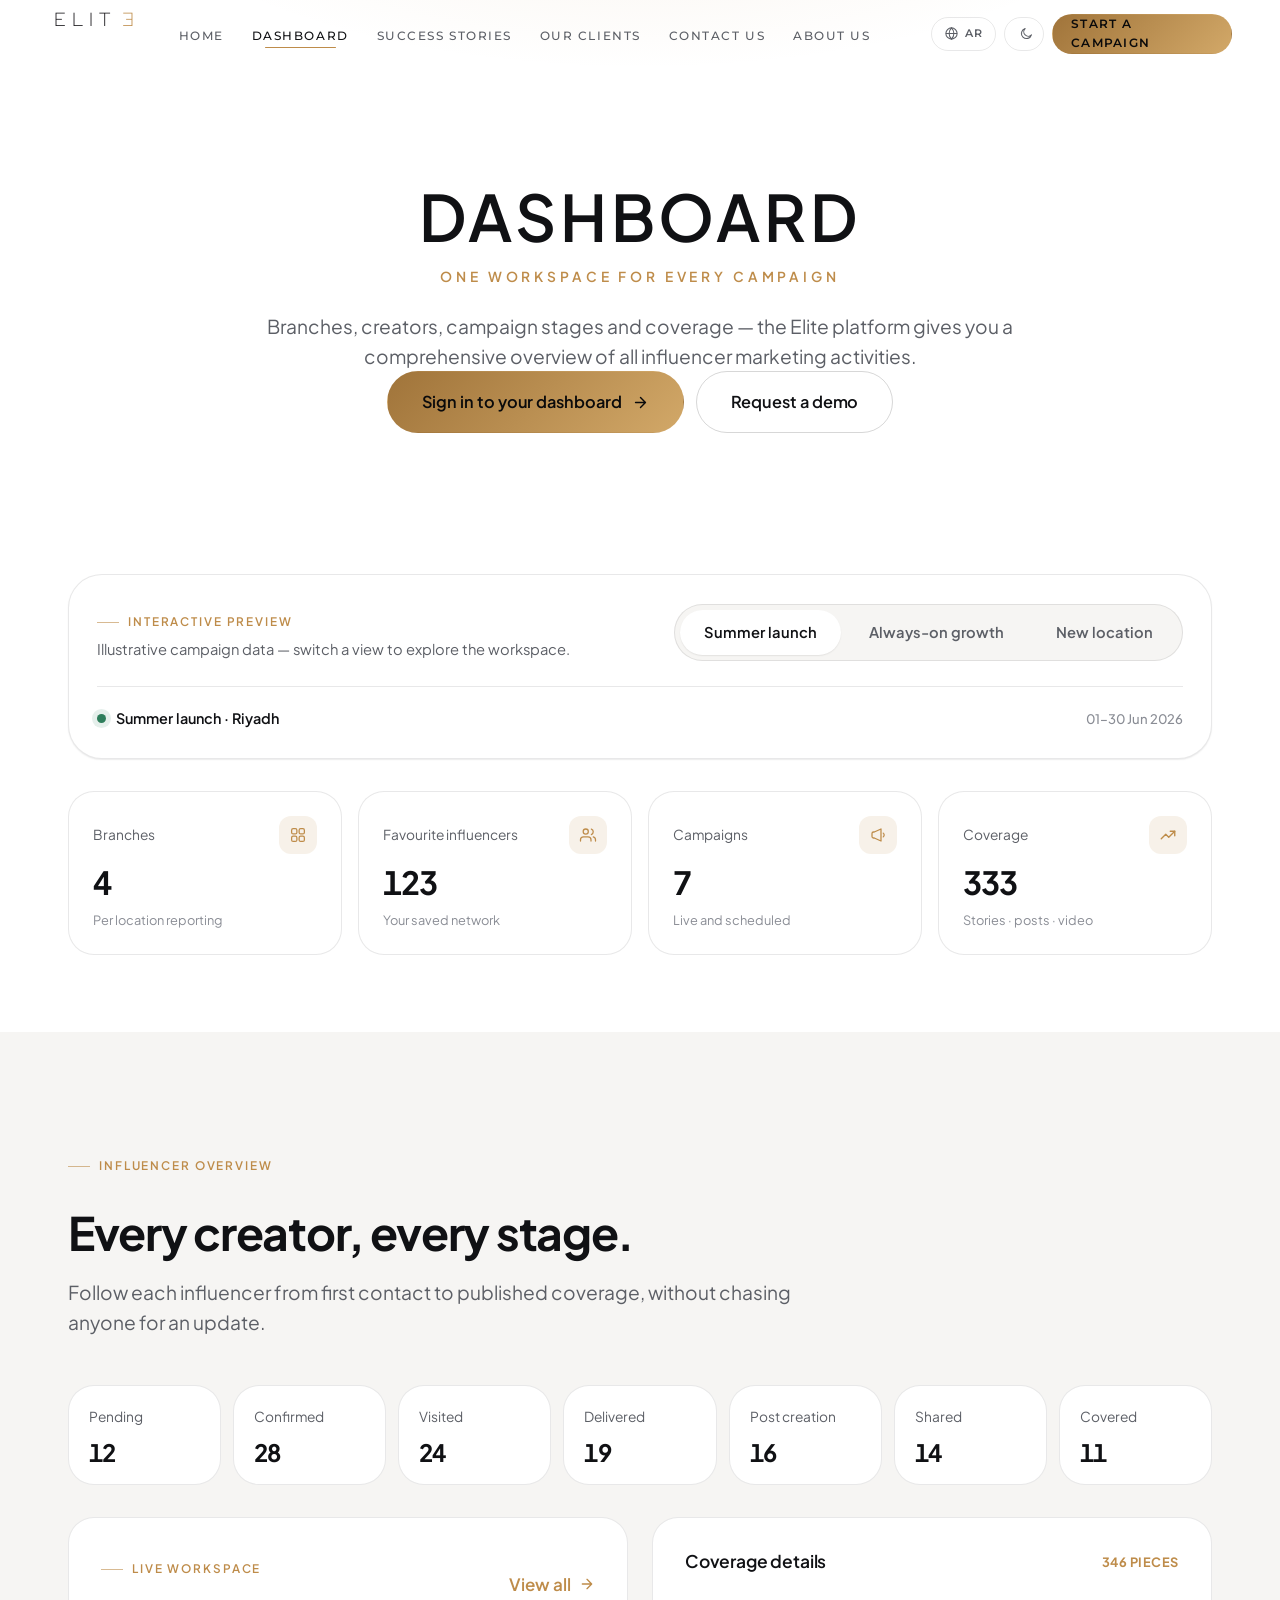
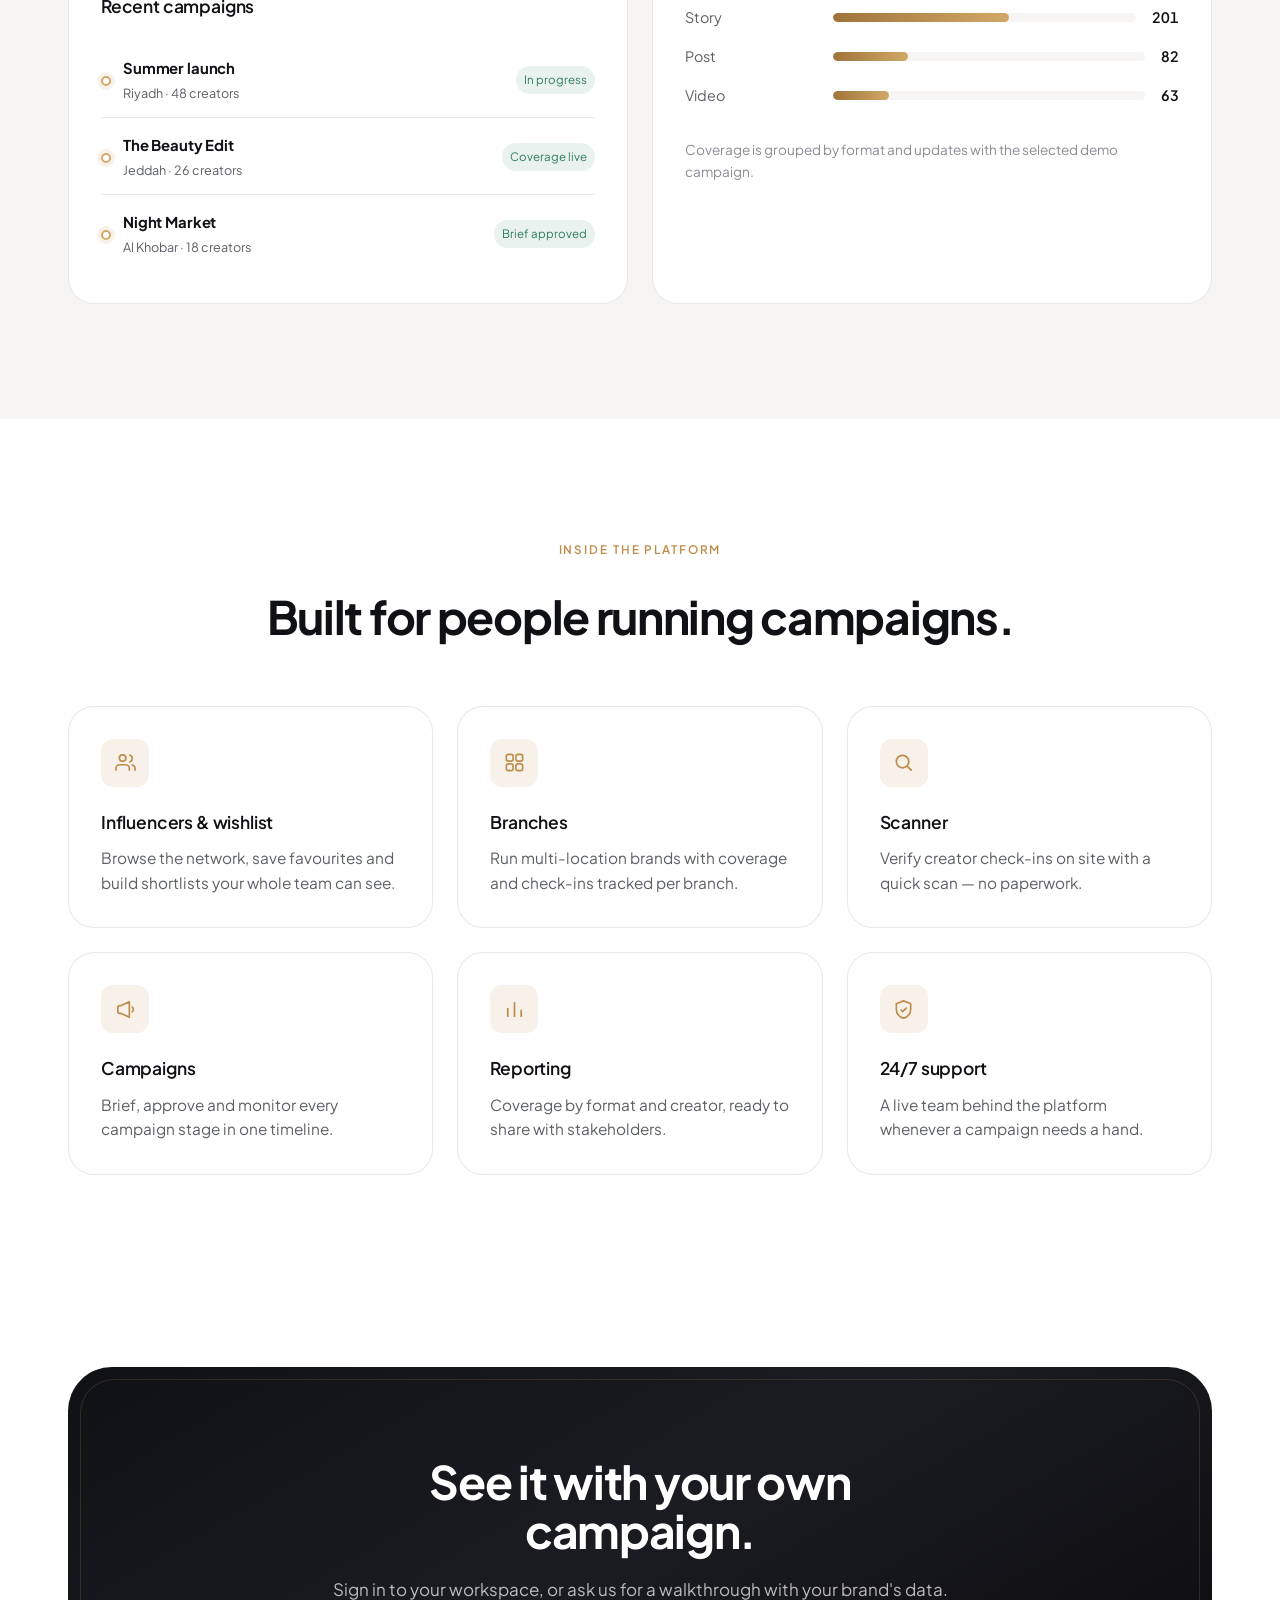
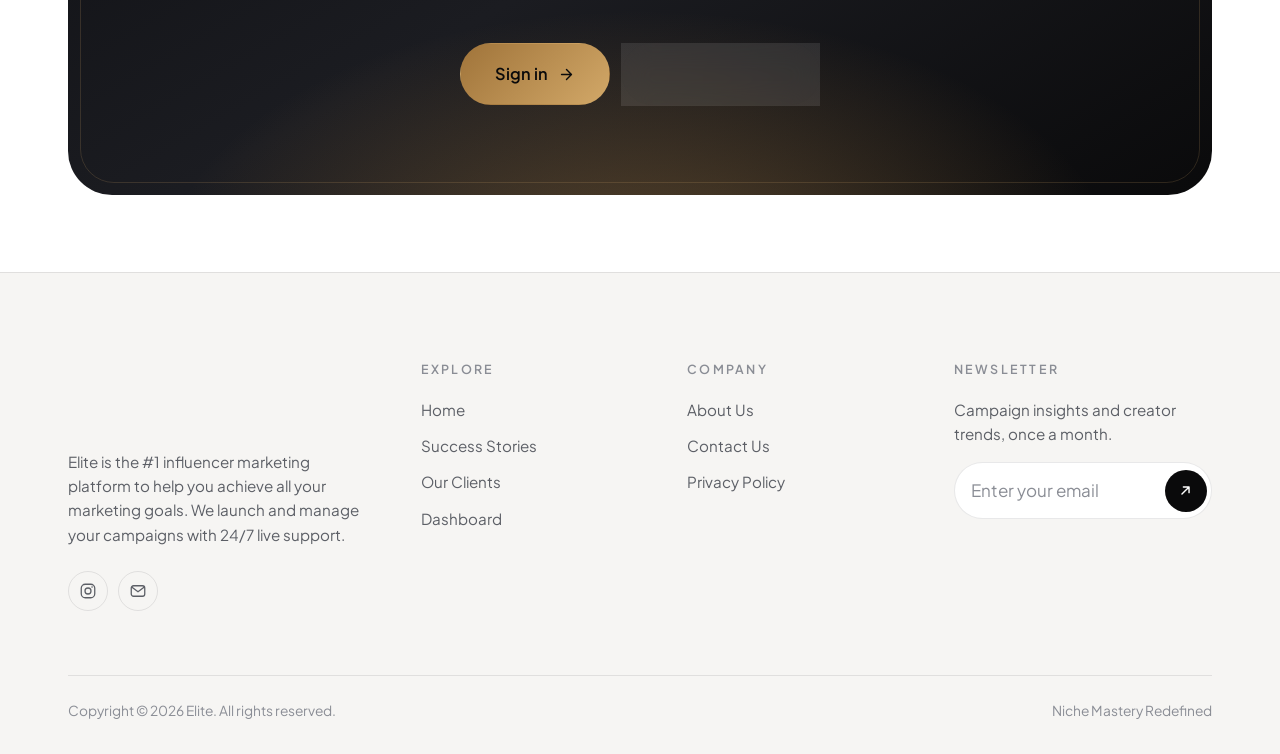
<file: dashboard.html>
<!DOCTYPE html>
<html lang="en" data-theme="light">
<head>
<meta charset="utf-8">
<meta name="viewport" content="width=device-width, initial-scale=1, viewport-fit=cover">
<title>Dashboard — Elite</title>
<meta name="description" content="One workspace for branches, creators, campaign stages and coverage reporting.">
<meta name="theme-color" content="#0A0A0B">
<link rel="preconnect" href="https://fonts.googleapis.com">
<link rel="preconnect" href="https://fonts.gstatic.com" crossorigin>
<link href="https://fonts.googleapis.com/css2?family=Plus+Jakarta+Sans:wght@300;400;500;600;700;800&family=Playfair+Display:wght@500;600&family=Red+Hat+Display:wght@300;400;500;700&family=Montserrat:wght@500;600&display=swap" rel="stylesheet">
<link rel="stylesheet" href="assets/css/elite.css">
<link rel="icon" href="assets/img/elite-logo.svg">
<script>(function(){try{var t=localStorage.getItem('elite-theme')||(matchMedia('(prefers-color-scheme: dark)').matches?'dark':'light');document.documentElement.setAttribute('data-theme',t);}catch(e){}})();</script>
<link rel="alternate" hreflang="en" href="dashboard.html">
<link rel="alternate" hreflang="ar" href="ar/dashboard.html">
</head>
<body data-page="dashboard">
<a class="skip-link" href="#main">Skip to content</a>

<header class="nav" data-tone="dark">
  <div class="nav__inner">
    <a class="wordmark mark" href="index.html" aria-label="Elite — home">ELIT<span class="flip">E</span></a>
    <nav aria-label="Primary">
      <ul class="nav__links"><li><a class="nav__link" href="index.html">Home</a></li><li><a class="nav__link" href="dashboard.html" aria-current="page">Dashboard</a></li><li><a class="nav__link" href="case-studies.html">Success Stories</a></li><li><a class="nav__link" href="sponsors.html">Our Clients</a></li><li><a class="nav__link" href="contacts.html">Contact Us</a></li><li><a class="nav__link" href="about.html">About Us</a></li></ul>
    </nav>
    <div class="nav__actions">
      <a class="icon-btn icon-btn--text lang-toggle" href="ar/dashboard.html" hreflang="ar" lang="ar" aria-label="Switch language to Arabic"><svg viewBox="0 0 24 24" fill="none" stroke="currentColor" stroke-width="1.7"><circle cx="12" cy="12" r="9"/><path d="M3 12h18M12 3c2.5 2.6 3.8 5.6 3.8 9S14.5 18.4 12 21c-2.5-2.6-3.8-5.6-3.8-9S9.5 5.6 12 3z"/></svg><span>AR</span></a>
      <button class="icon-btn" type="button" data-theme-toggle aria-label="Switch theme" aria-pressed="false">
        <span class="theme-ico" aria-hidden="true"><span class="theme-ico__moon"><svg viewBox="0 0 24 24" fill="none" stroke="currentColor" stroke-width="1.7" stroke-linecap="round" stroke-linejoin="round"><path d="M20 14.2A8.2 8.2 0 1 1 9.8 4a6.6 6.6 0 0 0 10.2 10.2z"/></svg></span><span class="theme-ico__sun"><svg viewBox="0 0 24 24" fill="none" stroke="currentColor" stroke-width="1.7" stroke-linecap="round"><circle cx="12" cy="12" r="4.2"/><path d="M12 2.5v2M12 19.5v2M2.5 12h2M19.5 12h2M5.2 5.2l1.4 1.4M17.4 17.4l1.4 1.4M18.8 5.2l-1.4 1.4M6.6 17.4l-1.4 1.4"/></svg></span></span>
      </button>
      <a class="btn btn--primary btn--sm nav__cta" href="contacts.html">Start a campaign</a>
      <button class="icon-btn nav__toggle" type="button" data-drawer-toggle aria-expanded="false" aria-controls="drawer" aria-label="Open menu"><svg class="ico-open" viewBox="0 0 24 24" fill="none" stroke="currentColor" stroke-width="1.8" stroke-linecap="round"><path d="M4 8h16M4 16h16"/></svg><svg class="ico-close" style="display:none" viewBox="0 0 24 24" fill="none" stroke="currentColor" stroke-width="1.8" stroke-linecap="round"><path d="M6 6l12 12M18 6L6 18"/></svg></button>
    </div>
  </div>
</header>
<div class="drawer" id="drawer">
  <a href="index.html">Home<svg class="ico ico--arrow" viewBox="0 0 24 24" fill="none" stroke="currentColor" stroke-width="2" stroke-linecap="round" stroke-linejoin="round"><path d="M5 12h13M12 5l7 7-7 7"/></svg></a><a href="dashboard.html" aria-current="page">Dashboard<svg class="ico ico--arrow" viewBox="0 0 24 24" fill="none" stroke="currentColor" stroke-width="2" stroke-linecap="round" stroke-linejoin="round"><path d="M5 12h13M12 5l7 7-7 7"/></svg></a><a href="case-studies.html">Success Stories<svg class="ico ico--arrow" viewBox="0 0 24 24" fill="none" stroke="currentColor" stroke-width="2" stroke-linecap="round" stroke-linejoin="round"><path d="M5 12h13M12 5l7 7-7 7"/></svg></a><a href="sponsors.html">Our Clients<svg class="ico ico--arrow" viewBox="0 0 24 24" fill="none" stroke="currentColor" stroke-width="2" stroke-linecap="round" stroke-linejoin="round"><path d="M5 12h13M12 5l7 7-7 7"/></svg></a><a href="contacts.html">Contact Us<svg class="ico ico--arrow" viewBox="0 0 24 24" fill="none" stroke="currentColor" stroke-width="2" stroke-linecap="round" stroke-linejoin="round"><path d="M5 12h13M12 5l7 7-7 7"/></svg></a><a href="about.html">About Us<svg class="ico ico--arrow" viewBox="0 0 24 24" fill="none" stroke="currentColor" stroke-width="2" stroke-linecap="round" stroke-linejoin="round"><path d="M5 12h13M12 5l7 7-7 7"/></svg></a>
  <div class="drawer__foot">
    <a class="btn btn--primary btn--block" href="contacts.html">Start a campaign</a>
  </div>
</div>

<main id="main">
  
  <section class="pagehead">
    <div class="container">
      <div class="pagehead__title rise">
        <h1 class="tracked">DASHBOARD</h1>
        <p class="tag">One workspace for every campaign</p>
        <p class="lede mt-6" style="max-width:62ch;margin-inline:auto">Branches, creators, campaign stages and coverage — the Elite platform gives you a comprehensive overview of all influencer marketing activities.</p>
        <div class="row" style="justify-content:center" ><a class="btn btn--primary btn--lg" href="https://gc-elite.com/dashboard">Sign in to your dashboard <svg class="ico ico--arrow" viewBox="0 0 24 24" fill="none" stroke="currentColor" stroke-width="2" stroke-linecap="round" stroke-linejoin="round"><path d="M5 12h13M12 5l7 7-7 7"/></svg></a><a class="btn btn--ghost btn--lg" href="contacts.html">Request a demo</a></div>
      </div>
    </div>
  </section>

  <section class="section section--tight">
    <div class="container">
      <div class="dashboard-demo reveal" data-dashboard-demo>
        <div class="dashboard-demo__head">
          <div><span class="eyebrow">Interactive preview</span><p class="dashboard-demo__note">Illustrative campaign data — switch a view to explore the workspace.</p></div>
          <div class="segmented dashboard-demo__switch" role="group" aria-label="Choose a dashboard demo campaign">
            <button type="button" data-demo-view="launch" aria-pressed="true">Summer launch</button>
            <button type="button" data-demo-view="growth" aria-pressed="false">Always-on growth</button>
            <button type="button" data-demo-view="opening" aria-pressed="false">New location</button>
          </div>
        </div>
        <div class="dashboard-demo__campaign"><span class="dashboard-demo__pulse" aria-hidden="true"></span><span data-demo-campaign>Summer launch · Riyadh</span><span class="dashboard-demo__period" data-demo-period>01–30 Jun 2026</span></div>
      </div>
      <div class="kpi-grid reveal">
        <div class="kpi"><div class="kpi__top"><span class="kpi__label">Branches</span><span class="kpi__icon"><svg viewBox="0 0 24 24" fill="none" stroke="currentColor" stroke-width="1.7"><rect x="3.5" y="3.5" width="7" height="7" rx="2"/><rect x="13.5" y="3.5" width="7" height="7" rx="2"/><rect x="3.5" y="13.5" width="7" height="7" rx="2"/><rect x="13.5" y="13.5" width="7" height="7" rx="2"/></svg></span></div><span class="kpi__value" data-demo-kpi="branches" data-count="4">4</span><span class="kpi__delta">Per location reporting</span></div>
        <div class="kpi"><div class="kpi__top"><span class="kpi__label">Favourite influencers</span><span class="kpi__icon"><svg viewBox="0 0 24 24" fill="none" stroke="currentColor" stroke-width="1.7" stroke-linecap="round" stroke-linejoin="round"><path d="M16 20v-1.6a4 4 0 0 0-4-4H6a4 4 0 0 0-4 4V20"/><circle cx="9" cy="7.4" r="3.4"/><path d="M22 20v-1.6a4 4 0 0 0-3-3.87M16.5 4.1a4 4 0 0 1 0 7.4"/></svg></span></div><span class="kpi__value" data-demo-kpi="creators" data-count="128">128</span><span class="kpi__delta">Your saved network</span></div>
        <div class="kpi"><div class="kpi__top"><span class="kpi__label">Campaigns</span><span class="kpi__icon"><svg viewBox="0 0 24 24" fill="none" stroke="currentColor" stroke-width="1.7" stroke-linecap="round" stroke-linejoin="round"><path d="M4 10v4a2 2 0 0 0 2 2h1l9 4V4L7 8H6a2 2 0 0 0-2 2z"/><path d="M19 9.5a3.2 3.2 0 0 1 0 5"/></svg></span></div><span class="kpi__value" data-demo-kpi="campaigns" data-count="7">7</span><span class="kpi__delta">Live and scheduled</span></div>
        <div class="kpi"><div class="kpi__top"><span class="kpi__label">Coverage</span><span class="kpi__icon"><svg viewBox="0 0 24 24" fill="none" stroke="currentColor" stroke-width="1.8" stroke-linecap="round" stroke-linejoin="round"><path d="M3 17l6-6 4 4 8-8"/><path d="M15 7h6v6"/></svg></span></div><span class="kpi__value" data-demo-kpi="coverage" data-count="346">346</span><span class="kpi__delta">Stories · posts · video</span></div>
      </div>
    </div>
  </section>

  <section class="section section--sunken">
    <div class="container">
      <div class="section-head reveal">
        <span class="eyebrow">Influencer overview</span>
        <h2 class="mt-4">Every creator, every stage.</h2>
        <p class="lede">Follow each influencer from first contact to published coverage, without chasing anyone for an update.</p>
      </div>
      <div class="stages mt-12 reveal" aria-label="Creator campaign stages">
        <div class="kpi"><span class="kpi__label">Pending</span><span class="kpi__value" data-demo-stage="pending">0</span></div><div class="kpi"><span class="kpi__label">Confirmed</span><span class="kpi__value" data-demo-stage="confirmed">0</span></div><div class="kpi"><span class="kpi__label">Visited</span><span class="kpi__value" data-demo-stage="visited">0</span></div><div class="kpi"><span class="kpi__label">Delivered</span><span class="kpi__value" data-demo-stage="delivered">0</span></div><div class="kpi"><span class="kpi__label">Post creation</span><span class="kpi__value" data-demo-stage="post-creation">0</span></div><div class="kpi"><span class="kpi__label">Shared</span><span class="kpi__value" data-demo-stage="shared">0</span></div><div class="kpi"><span class="kpi__label">Covered</span><span class="kpi__value" data-demo-stage="covered">0</span></div>
      </div>

      <div class="grid cols-2 mt-8">
        <div class="card reveal dashboard-list-card">
          <div class="spread"><div><span class="eyebrow">Live workspace</span><h3 class="h4 mt-4">Recent campaigns</h3></div><a class="link-arrow" href="contacts.html">View all <svg class="ico ico--arrow" viewBox="0 0 24 24" fill="none" stroke="currentColor" stroke-width="2" stroke-linecap="round" stroke-linejoin="round"><path d="M5 12h13M12 5l7 7-7 7"/></svg></a></div>
          <div class="demo-campaigns mt-6" data-demo-campaigns></div>
        </div>
        <div class="card reveal" data-delay="1">
          <div class="spread"><h3 class="h4">Coverage details</h3><span class="demo-total" data-demo-total>346 pieces</span></div>
          <div class="bar-list mt-8">
            <div class="bar-row"><span class="label">Story</span><span class="track"><span class="fill" data-demo-bar="story" data-pct="58"></span></span><span class="pct" data-demo-pct="story">201</span></div>
            <div class="bar-row"><span class="label">Post</span><span class="track"><span class="fill" data-demo-bar="post" data-pct="24"></span></span><span class="pct" data-demo-pct="post">82</span></div>
            <div class="bar-row"><span class="label">Video</span><span class="track"><span class="fill" data-demo-bar="video" data-pct="18"></span></span><span class="pct" data-demo-pct="video">63</span></div>
          </div>
          <p class="subtle mt-8" style="font-size:.85rem">Coverage is grouped by format and updates with the selected demo campaign.</p>
        </div>
      </div>
    </div>
  </section>

  <section class="section">
    <div class="container">
      <div class="section-head section-head--center reveal">
        <span class="eyebrow eyebrow--center">Inside the platform</span>
        <h2 class="mt-4">Built for people running campaigns.</h2>
      </div>
      <div class="grid cols-3 mt-16">
        <article class="card card--hover reveal"><div class="card__icon"><svg viewBox="0 0 24 24" fill="none" stroke="currentColor" stroke-width="1.7" stroke-linecap="round" stroke-linejoin="round"><path d="M16 20v-1.6a4 4 0 0 0-4-4H6a4 4 0 0 0-4 4V20"/><circle cx="9" cy="7.4" r="3.4"/><path d="M22 20v-1.6a4 4 0 0 0-3-3.87M16.5 4.1a4 4 0 0 1 0 7.4"/></svg></div><h3 class="h4 card__title">Influencers &amp; wishlist</h3><p class="muted" style="font-size:.96rem">Browse the network, save favourites and build shortlists your whole team can see.</p></article>
        <article class="card card--hover reveal" data-delay="1"><div class="card__icon"><svg viewBox="0 0 24 24" fill="none" stroke="currentColor" stroke-width="1.7"><rect x="3.5" y="3.5" width="7" height="7" rx="2"/><rect x="13.5" y="3.5" width="7" height="7" rx="2"/><rect x="3.5" y="13.5" width="7" height="7" rx="2"/><rect x="13.5" y="13.5" width="7" height="7" rx="2"/></svg></div><h3 class="h4 card__title">Branches</h3><p class="muted" style="font-size:.96rem">Run multi-location brands with coverage and check-ins tracked per branch.</p></article>
        <article class="card card--hover reveal" data-delay="2"><div class="card__icon"><svg viewBox="0 0 24 24" fill="none" stroke="currentColor" stroke-width="1.8" stroke-linecap="round"><circle cx="11" cy="11" r="6.5"/><path d="M20 20l-3.6-3.6"/></svg></div><h3 class="h4 card__title">Scanner</h3><p class="muted" style="font-size:.96rem">Verify creator check-ins on site with a quick scan — no paperwork.</p></article>
        <article class="card card--hover reveal" data-delay="3"><div class="card__icon"><svg viewBox="0 0 24 24" fill="none" stroke="currentColor" stroke-width="1.7" stroke-linecap="round" stroke-linejoin="round"><path d="M4 10v4a2 2 0 0 0 2 2h1l9 4V4L7 8H6a2 2 0 0 0-2 2z"/><path d="M19 9.5a3.2 3.2 0 0 1 0 5"/></svg></div><h3 class="h4 card__title">Campaigns</h3><p class="muted" style="font-size:.96rem">Brief, approve and monitor every campaign stage in one timeline.</p></article>
        <article class="card card--hover reveal" data-delay="4"><div class="card__icon"><svg viewBox="0 0 24 24" fill="none" stroke="currentColor" stroke-width="1.8" stroke-linecap="round"><path d="M5 19V11M12 19V5M19 19v-6"/></svg></div><h3 class="h4 card__title">Reporting</h3><p class="muted" style="font-size:.96rem">Coverage by format and creator, ready to share with stakeholders.</p></article>
        <article class="card card--hover reveal" data-delay="5"><div class="card__icon"><svg viewBox="0 0 24 24" fill="none" stroke="currentColor" stroke-width="1.7" stroke-linejoin="round"><path d="M12 3l7.5 3v5.4c0 4.5-3 8.3-7.5 9.6-4.5-1.3-7.5-5.1-7.5-9.6V6z"/><path d="M9 12l2.2 2.2L15.4 10"/></svg></div><h3 class="h4 card__title">24/7 support</h3><p class="muted" style="font-size:.96rem">A live team behind the platform whenever a campaign needs a hand.</p></article>
      </div>
    </div>
  </section>

  <section class="section section--tight">
    <div class="container">
      <div class="cta-band rise">
        <h2>See it with your own campaign.</h2>
        <p>Sign in to your workspace, or ask us for a walkthrough with your brand's data.</p>
        <div class="row">
          <a class="btn btn--primary btn--lg" href="https://gc-elite.com/dashboard">Sign in <svg class="ico ico--arrow" viewBox="0 0 24 24" fill="none" stroke="currentColor" stroke-width="2" stroke-linecap="round" stroke-linejoin="round"><path d="M5 12h13M12 5l7 7-7 7"/></svg></a>
          <a class="btn btn--on-dark btn--lg" href="contacts.html">Request a demo</a>
        </div>
      </div>
    </div>
  </section>
</main>

<footer class="footer">
  <div class="container">
    <div class="footer__grid">
      <div>
        <img class="footer__logo-image" src="assets/img/elite-logo.svg" alt="Elite — Niche Mastery Redefined">
        <p class="footer__about">Elite is the #1 influencer marketing platform to help you achieve all your marketing goals. We launch and manage your campaigns with 24/7 live support.</p>
        <div class="social mt-6">
          <a href="https://instagram.com" target="_blank" rel="noopener" aria-label="Elite on Instagram"><svg viewBox="0 0 24 24" fill="none" stroke="currentColor" stroke-width="1.7"><rect x="3" y="3" width="18" height="18" rx="5.4"/><circle cx="12" cy="12" r="4"/><circle cx="17.4" cy="6.6" r="1.1" fill="currentColor" stroke="none"/></svg></a>
          <a href="contacts.html" aria-label="Email Elite"><svg viewBox="0 0 24 24" fill="none" stroke="currentColor" stroke-width="1.7" stroke-linecap="round" stroke-linejoin="round"><rect x="3" y="5" width="18" height="14" rx="3"/><path d="M4 7l8 6 8-6"/></svg></a>
        </div>
      </div>
      <div>
        <h4>Explore</h4>
        <div class="footer__links">
          <a href="index.html">Home</a>
          <a href="case-studies.html">Success Stories</a>
          <a href="sponsors.html">Our Clients</a>
          <a href="dashboard.html">Dashboard</a>
        </div>
      </div>
      <div>
        <h4>Company</h4>
        <div class="footer__links">
          <a href="about.html">About Us</a>
          <a href="contacts.html">Contact Us</a>
          <a href="#privacy" data-modal-open="privacy-modal">Privacy Policy</a>
        </div>
      </div>
      <div>
        <h4>Newsletter</h4>
        <p class="muted" style="font-size:.95rem;margin-bottom:16px">Campaign insights and creator trends, once a month.</p>
        <form class="inline-field" data-validate data-success="You're subscribed. Welcome to Elite.">
          <label class="sr-only" for="nl-email">Email address</label>
          <div class="field" style="width:100%">
            <input class="input" id="nl-email" name="email" type="email" required placeholder="Enter your email">
            <span class="field__error">Enter a valid email address.</span>
          </div>
          <button type="submit" aria-label="Subscribe"><svg viewBox="0 0 24 24" fill="none" stroke="currentColor" stroke-width="2" stroke-linecap="round" stroke-linejoin="round"><path d="M7 17L17 7M9 7h8v8"/></svg></button>
        </form>
      </div>
    </div>
    <div class="footer__bottom">
      <span>Copyright © <span data-year>2026</span> Elite. All rights reserved.</span>
      <span>Niche Mastery Redefined</span>
    </div>
  </div>
</footer>

<div class="modal" id="privacy-modal" role="dialog" aria-modal="true" aria-labelledby="privacy-title">
  <div class="modal__panel">
    <div class="spread" style="align-items:flex-start">
      <h3 id="privacy-title">Privacy Policy</h3>
      <button class="icon-btn" type="button" data-modal-close aria-label="Close">
        <svg viewBox="0 0 24 24" fill="none" stroke="currentColor" stroke-width="1.8" stroke-linecap="round"><path d="M6 6l12 12M18 6L6 18"/></svg>
      </button>
    </div>
    <p class="muted mt-6">Elite collects only the information needed to run your campaigns — contact details you submit, and campaign performance data from connected creator accounts. We never sell your data.</p>
    <p class="muted mt-4">For the full policy, or to request deletion of your data, contact us and we will respond within 30 days.</p>
    <a class="btn btn--dark mt-8" href="contacts.html">Contact us</a>
  </div>
</div>

<div class="toast" id="toast" role="status" aria-live="polite"></div>
<script src="assets/js/elite.js" defer></script>
</body>
</html>
</file>
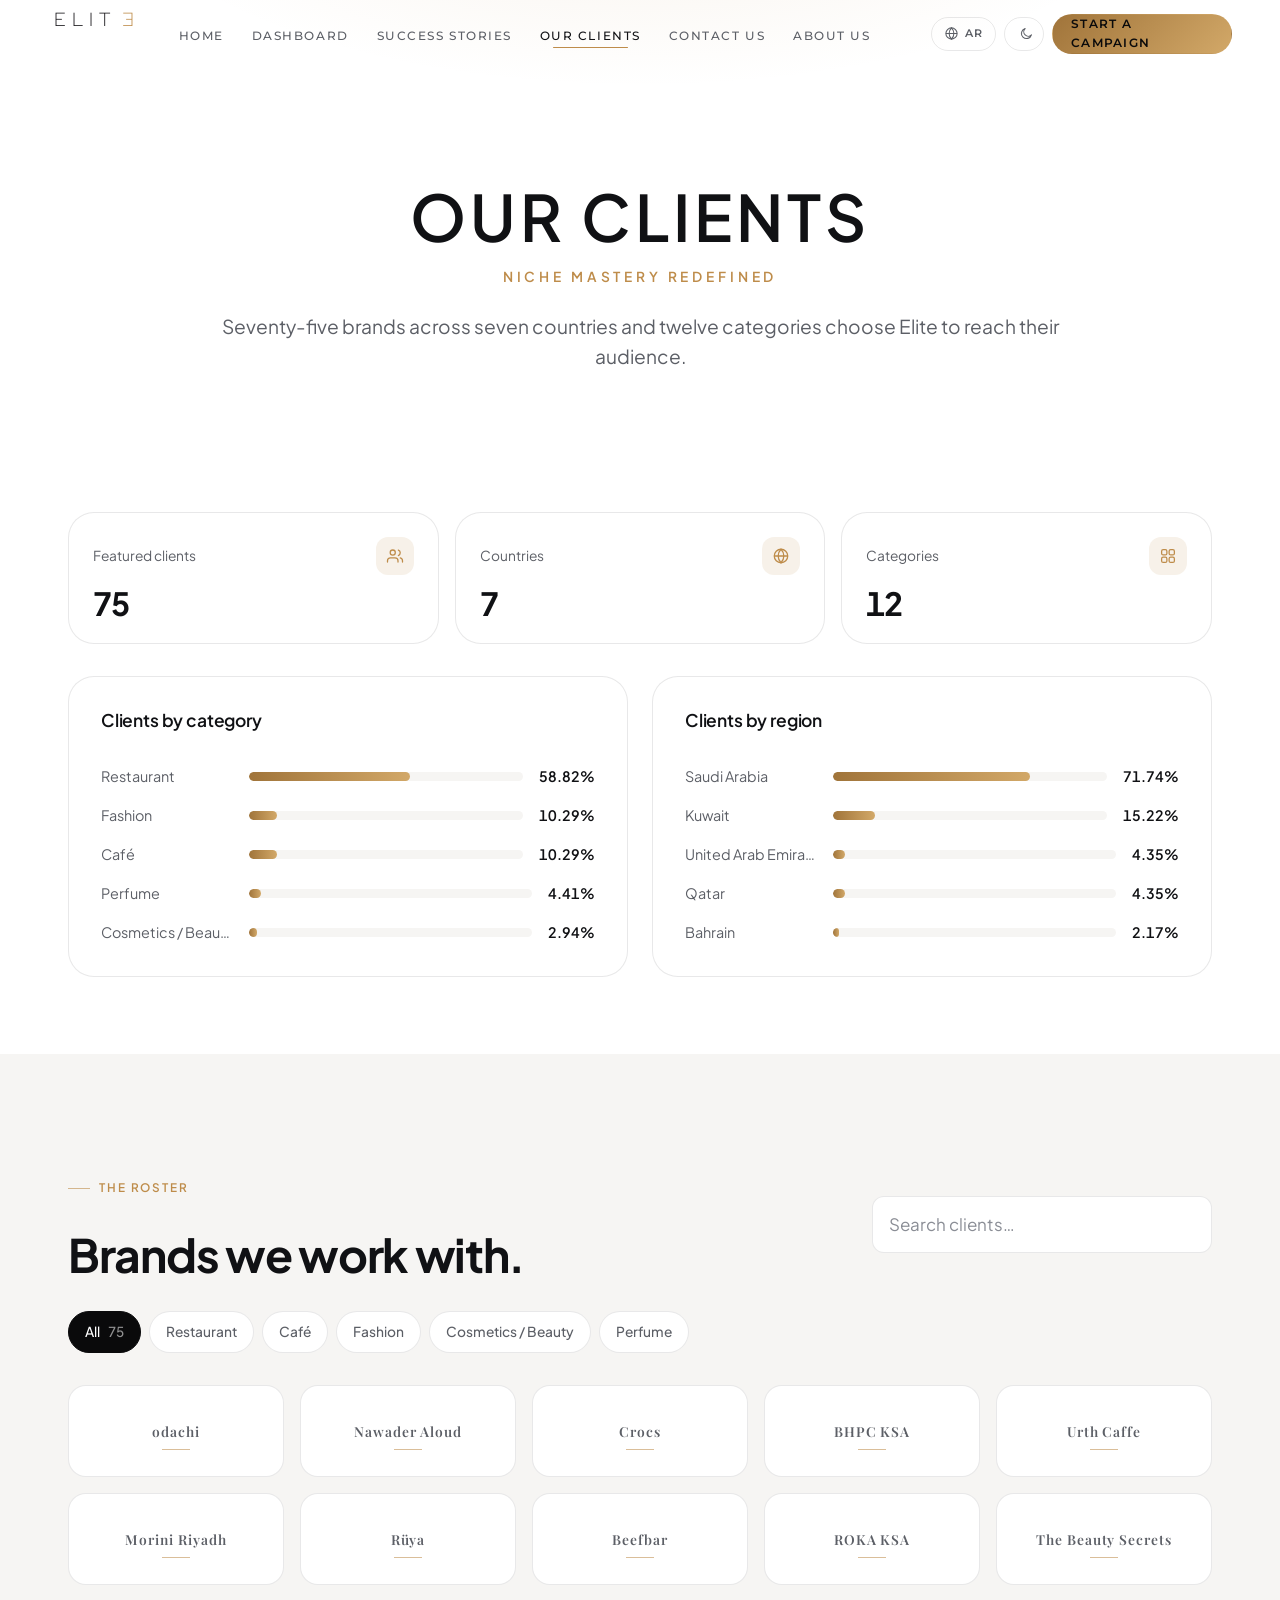
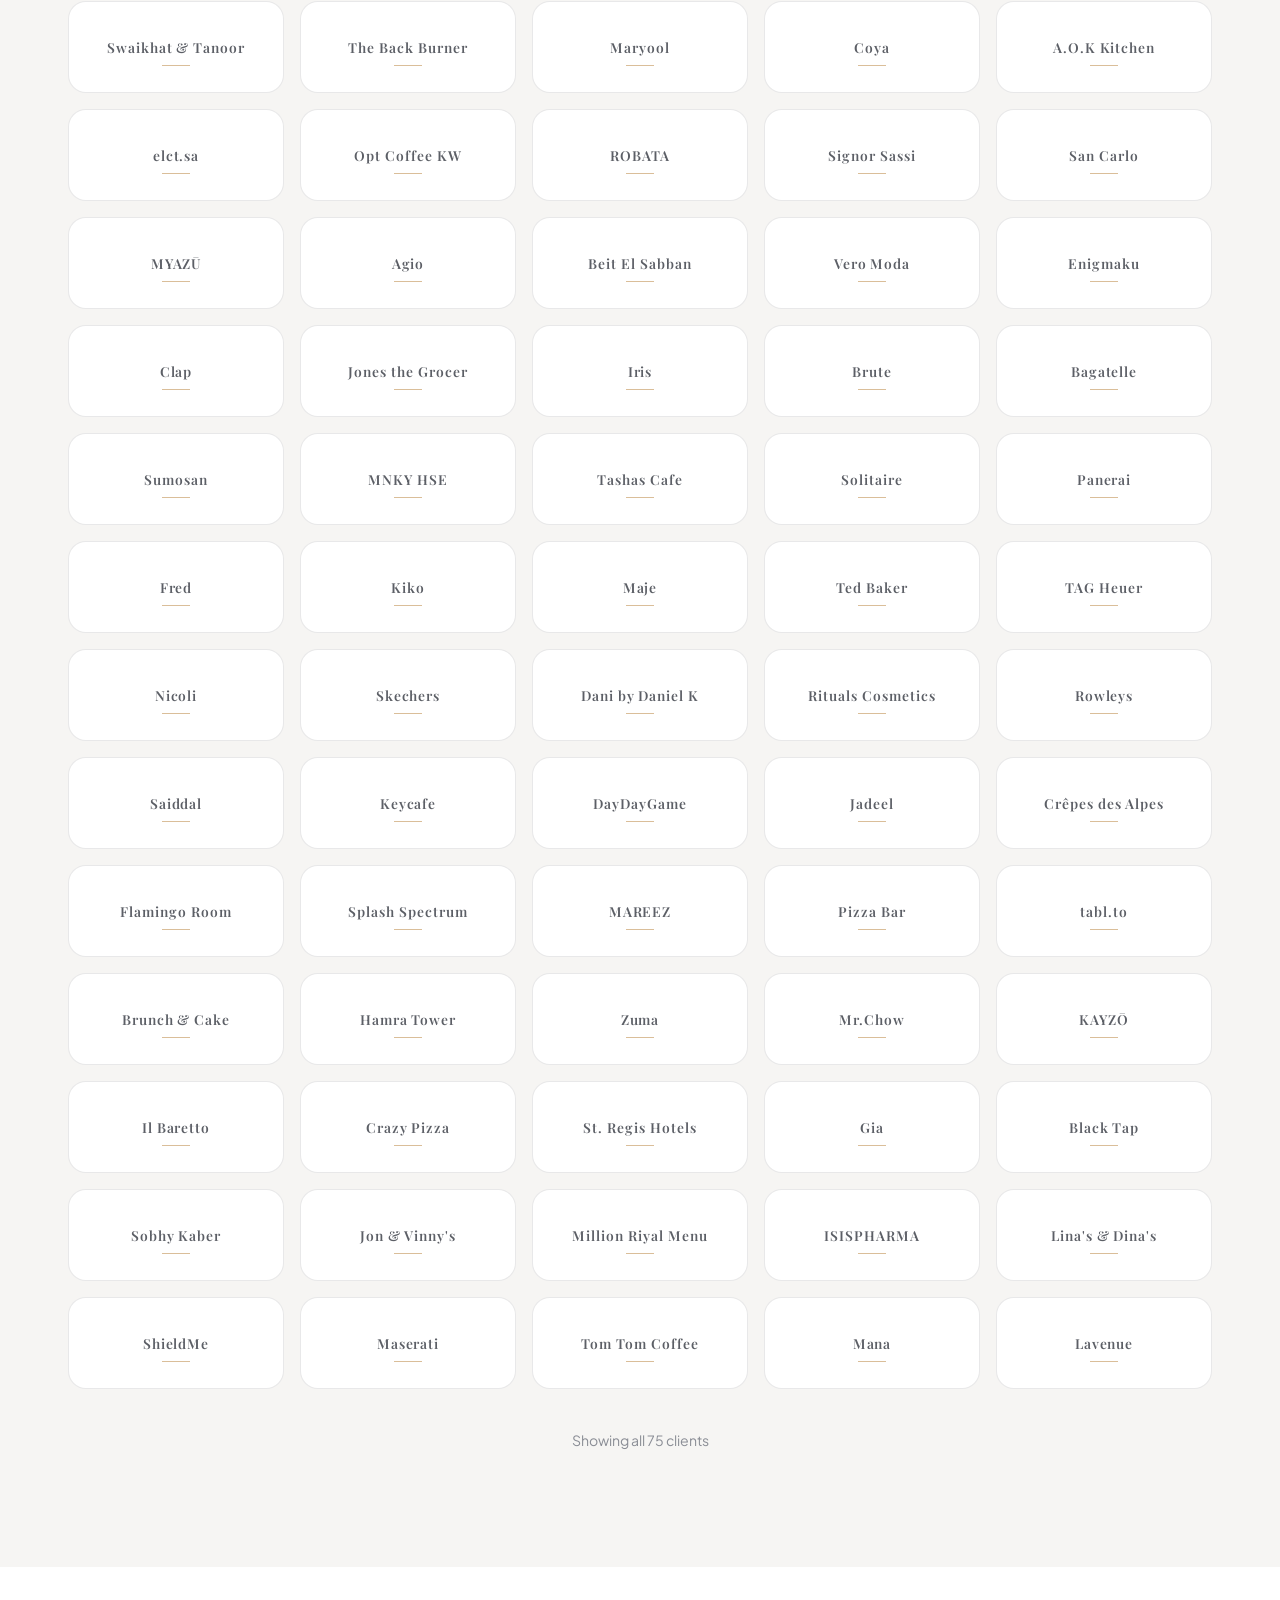
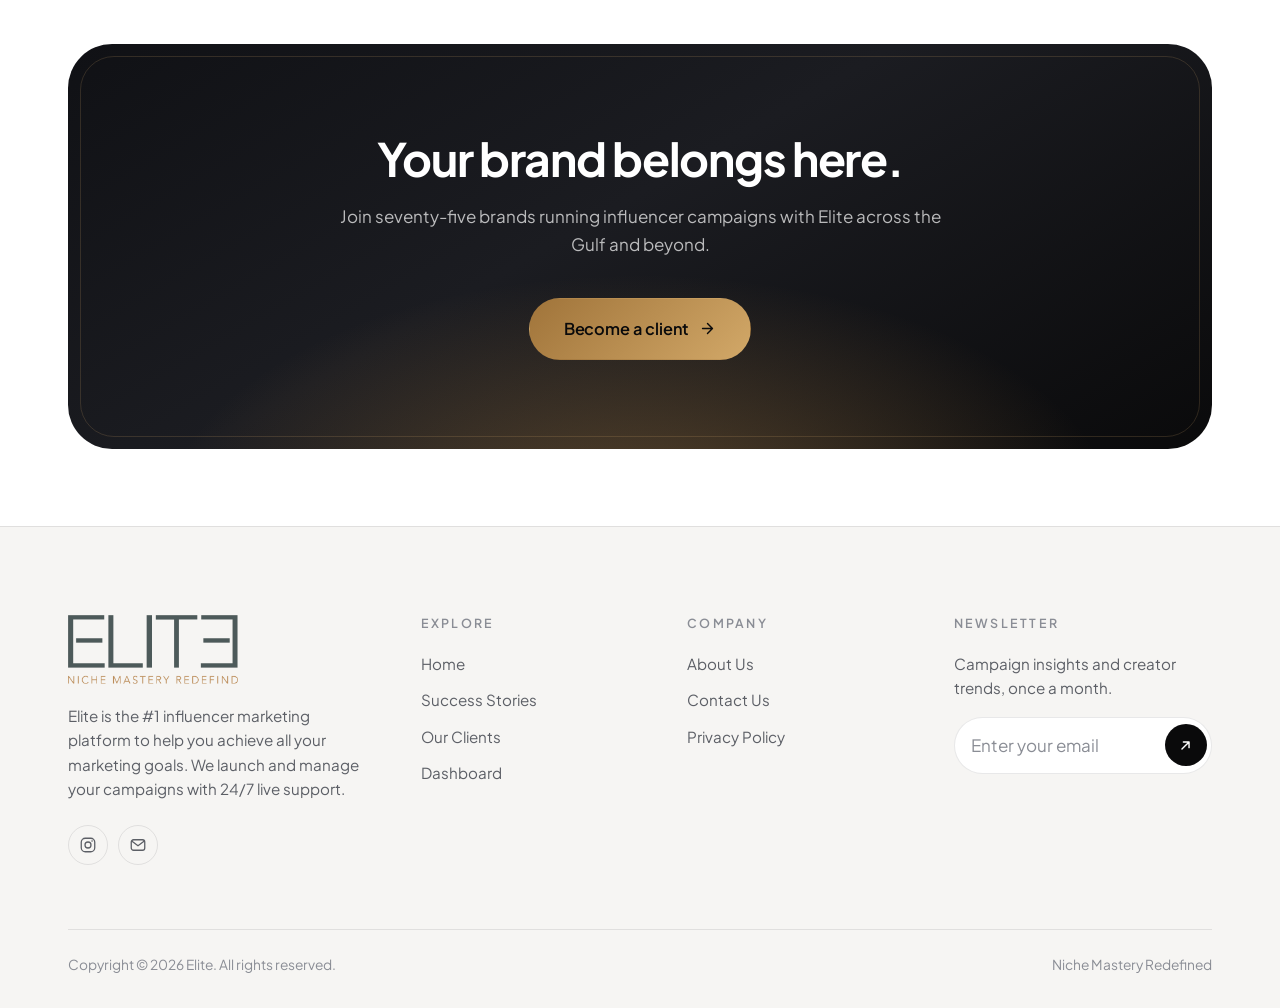
<file: sponsors.html>
<!DOCTYPE html>
<html lang="en" data-theme="light">
<head>
<meta charset="utf-8">
<meta name="viewport" content="width=device-width, initial-scale=1, viewport-fit=cover">
<title>Our Clients — Elite</title>
<meta name="description" content="Seventy-five brands across seven countries and twelve categories partner with Elite for influencer marketing.">
<meta name="theme-color" content="#0A0A0B">
<link rel="preconnect" href="https://fonts.googleapis.com">
<link rel="preconnect" href="https://fonts.gstatic.com" crossorigin>
<link href="https://fonts.googleapis.com/css2?family=Plus+Jakarta+Sans:wght@300;400;500;600;700;800&family=Playfair+Display:wght@500;600&family=Red+Hat+Display:wght@300;400;500;700&family=Montserrat:wght@500;600&display=swap" rel="stylesheet">
<link rel="stylesheet" href="assets/css/elite.css">
<link rel="icon" href="assets/img/elite-logo.svg">
<script>(function(){try{var t=localStorage.getItem('elite-theme')||(matchMedia('(prefers-color-scheme: dark)').matches?'dark':'light');document.documentElement.setAttribute('data-theme',t);}catch(e){}})();</script>
<link rel="alternate" hreflang="en" href="sponsors.html">
<link rel="alternate" hreflang="ar" href="ar/sponsors.html">
</head>
<body data-page="sponsors">
<a class="skip-link" href="#main">Skip to content</a>

<header class="nav" data-tone="dark">
  <div class="nav__inner">
    <a class="wordmark mark" href="index.html" aria-label="Elite — home">ELIT<span class="flip">E</span></a>
    <nav aria-label="Primary">
      <ul class="nav__links"><li><a class="nav__link" href="index.html">Home</a></li><li><a class="nav__link" href="dashboard.html">Dashboard</a></li><li><a class="nav__link" href="case-studies.html">Success Stories</a></li><li><a class="nav__link" href="sponsors.html" aria-current="page">Our Clients</a></li><li><a class="nav__link" href="contacts.html">Contact Us</a></li><li><a class="nav__link" href="about.html">About Us</a></li></ul>
    </nav>
    <div class="nav__actions">
      <a class="icon-btn icon-btn--text lang-toggle" href="ar/sponsors.html" hreflang="ar" lang="ar" aria-label="Switch language to Arabic"><svg viewBox="0 0 24 24" fill="none" stroke="currentColor" stroke-width="1.7"><circle cx="12" cy="12" r="9"/><path d="M3 12h18M12 3c2.5 2.6 3.8 5.6 3.8 9S14.5 18.4 12 21c-2.5-2.6-3.8-5.6-3.8-9S9.5 5.6 12 3z"/></svg><span>AR</span></a>
      <button class="icon-btn" type="button" data-theme-toggle aria-label="Switch theme" aria-pressed="false">
        <span class="theme-ico" aria-hidden="true"><span class="theme-ico__moon"><svg viewBox="0 0 24 24" fill="none" stroke="currentColor" stroke-width="1.7" stroke-linecap="round" stroke-linejoin="round"><path d="M20 14.2A8.2 8.2 0 1 1 9.8 4a6.6 6.6 0 0 0 10.2 10.2z"/></svg></span><span class="theme-ico__sun"><svg viewBox="0 0 24 24" fill="none" stroke="currentColor" stroke-width="1.7" stroke-linecap="round"><circle cx="12" cy="12" r="4.2"/><path d="M12 2.5v2M12 19.5v2M2.5 12h2M19.5 12h2M5.2 5.2l1.4 1.4M17.4 17.4l1.4 1.4M18.8 5.2l-1.4 1.4M6.6 17.4l-1.4 1.4"/></svg></span></span>
      </button>
      <a class="btn btn--primary btn--sm nav__cta" href="contacts.html">Start a campaign</a>
      <button class="icon-btn nav__toggle" type="button" data-drawer-toggle aria-expanded="false" aria-controls="drawer" aria-label="Open menu"><svg class="ico-open" viewBox="0 0 24 24" fill="none" stroke="currentColor" stroke-width="1.8" stroke-linecap="round"><path d="M4 8h16M4 16h16"/></svg><svg class="ico-close" style="display:none" viewBox="0 0 24 24" fill="none" stroke="currentColor" stroke-width="1.8" stroke-linecap="round"><path d="M6 6l12 12M18 6L6 18"/></svg></button>
    </div>
  </div>
</header>
<div class="drawer" id="drawer">
  <a href="index.html">Home<svg class="ico ico--arrow" viewBox="0 0 24 24" fill="none" stroke="currentColor" stroke-width="2" stroke-linecap="round" stroke-linejoin="round"><path d="M5 12h13M12 5l7 7-7 7"/></svg></a><a href="dashboard.html">Dashboard<svg class="ico ico--arrow" viewBox="0 0 24 24" fill="none" stroke="currentColor" stroke-width="2" stroke-linecap="round" stroke-linejoin="round"><path d="M5 12h13M12 5l7 7-7 7"/></svg></a><a href="case-studies.html">Success Stories<svg class="ico ico--arrow" viewBox="0 0 24 24" fill="none" stroke="currentColor" stroke-width="2" stroke-linecap="round" stroke-linejoin="round"><path d="M5 12h13M12 5l7 7-7 7"/></svg></a><a href="sponsors.html" aria-current="page">Our Clients<svg class="ico ico--arrow" viewBox="0 0 24 24" fill="none" stroke="currentColor" stroke-width="2" stroke-linecap="round" stroke-linejoin="round"><path d="M5 12h13M12 5l7 7-7 7"/></svg></a><a href="contacts.html">Contact Us<svg class="ico ico--arrow" viewBox="0 0 24 24" fill="none" stroke="currentColor" stroke-width="2" stroke-linecap="round" stroke-linejoin="round"><path d="M5 12h13M12 5l7 7-7 7"/></svg></a><a href="about.html">About Us<svg class="ico ico--arrow" viewBox="0 0 24 24" fill="none" stroke="currentColor" stroke-width="2" stroke-linecap="round" stroke-linejoin="round"><path d="M5 12h13M12 5l7 7-7 7"/></svg></a>
  <div class="drawer__foot">
    <a class="btn btn--primary btn--block" href="contacts.html">Start a campaign</a>
  </div>
</div>

<main id="main">
  
  <section class="pagehead">
    <div class="container">
      <div class="pagehead__title rise">
        <h1 class="tracked">OUR CLIENTS</h1>
        <p class="tag">Niche Mastery Redefined</p>
        <p class="lede mt-6" style="max-width:62ch;margin-inline:auto">Seventy-five brands across seven countries and twelve categories choose Elite to reach their audience.</p>
        
      </div>
    </div>
  </section>

  <section class="section section--tight">
    <div class="container">
      <div class="kpi-grid reveal">
        <div class="kpi"><div class="kpi__top"><span class="kpi__label">Featured clients</span><span class="kpi__icon"><svg viewBox="0 0 24 24" fill="none" stroke="currentColor" stroke-width="1.7" stroke-linecap="round" stroke-linejoin="round"><path d="M16 20v-1.6a4 4 0 0 0-4-4H6a4 4 0 0 0-4 4V20"/><circle cx="9" cy="7.4" r="3.4"/><path d="M22 20v-1.6a4 4 0 0 0-3-3.87M16.5 4.1a4 4 0 0 1 0 7.4"/></svg></span></div><span class="kpi__value" data-count="75">75</span></div>
        <div class="kpi"><div class="kpi__top"><span class="kpi__label">Countries</span><span class="kpi__icon"><svg viewBox="0 0 24 24" fill="none" stroke="currentColor" stroke-width="1.7"><circle cx="12" cy="12" r="9"/><path d="M3 12h18M12 3c2.5 2.6 3.8 5.6 3.8 9S14.5 18.4 12 21c-2.5-2.6-3.8-5.6-3.8-9S9.5 5.6 12 3z"/></svg></span></div><span class="kpi__value" data-count="7">7</span></div>
        <div class="kpi"><div class="kpi__top"><span class="kpi__label">Categories</span><span class="kpi__icon"><svg viewBox="0 0 24 24" fill="none" stroke="currentColor" stroke-width="1.7"><rect x="3.5" y="3.5" width="7" height="7" rx="2"/><rect x="13.5" y="3.5" width="7" height="7" rx="2"/><rect x="3.5" y="13.5" width="7" height="7" rx="2"/><rect x="13.5" y="13.5" width="7" height="7" rx="2"/></svg></span></div><span class="kpi__value" data-count="12">12</span></div>
        
      </div>

      <div class="grid cols-2 mt-8">
        <div class="card reveal">
          <h3 class="h4">Clients by category</h3>
          <div class="bar-list mt-8">
      <div class="bar-row"><span class="label">Restaurant</span>
      <span class="track"><span class="fill" data-pct="58.82"></span></span>
      <span class="pct">58.82%</span></div>
      <div class="bar-row"><span class="label">Fashion</span>
      <span class="track"><span class="fill" data-pct="10.29"></span></span>
      <span class="pct">10.29%</span></div>
      <div class="bar-row"><span class="label">Café</span>
      <span class="track"><span class="fill" data-pct="10.29"></span></span>
      <span class="pct">10.29%</span></div>
      <div class="bar-row"><span class="label">Perfume</span>
      <span class="track"><span class="fill" data-pct="4.41"></span></span>
      <span class="pct">4.41%</span></div>
      <div class="bar-row"><span class="label">Cosmetics / Beauty</span>
      <span class="track"><span class="fill" data-pct="2.94"></span></span>
      <span class="pct">2.94%</span></div></div>
        </div>
        <div class="card reveal" data-delay="1">
          <h3 class="h4">Clients by region</h3>
          <div class="bar-list mt-8">
      <div class="bar-row"><span class="label">Saudi Arabia</span>
      <span class="track"><span class="fill" data-pct="71.74"></span></span>
      <span class="pct">71.74%</span></div>
      <div class="bar-row"><span class="label">Kuwait</span>
      <span class="track"><span class="fill" data-pct="15.22"></span></span>
      <span class="pct">15.22%</span></div>
      <div class="bar-row"><span class="label">United Arab Emirates</span>
      <span class="track"><span class="fill" data-pct="4.35"></span></span>
      <span class="pct">4.35%</span></div>
      <div class="bar-row"><span class="label">Qatar</span>
      <span class="track"><span class="fill" data-pct="4.35"></span></span>
      <span class="pct">4.35%</span></div>
      <div class="bar-row"><span class="label">Bahrain</span>
      <span class="track"><span class="fill" data-pct="2.17"></span></span>
      <span class="pct">2.17%</span></div></div>
        </div>
      </div>
    </div>
  </section>

  <section class="section section--sunken">
    <div class="container">
      <div class="spread reveal">
        <div class="section-head">
          <span class="eyebrow">The roster</span>
          <h2 class="mt-4">Brands we work with.</h2>
        </div>
        <div class="field" style="flex:1 1 260px;max-width:340px">
          <label class="sr-only" for="client-search">Search clients</label>
          <input class="input" id="client-search" type="search" placeholder="Search clients…" data-search="#client-list">
        </div>
      </div>

      <!-- Category tags are a working sample mapping; point data-cat at the CMS field in production. -->
      <div class="chips mt-8 reveal" data-filter-group data-filter-target="#client-list" data-filter-empty="#client-empty">
        <button class="chip" type="button" data-value="all" aria-pressed="true">All <span class="count">75</span></button>
        <button class="chip" type="button" data-value="Restaurant" aria-pressed="false">Restaurant</button>
        <button class="chip" type="button" data-value="Cafe" aria-pressed="false">Café</button>
        <button class="chip" type="button" data-value="Fashion" aria-pressed="false">Fashion</button>
        <button class="chip" type="button" data-value="Beauty" aria-pressed="false">Cosmetics / Beauty</button>
        <button class="chip" type="button" data-value="Perfume" aria-pressed="false">Perfume</button>
      </div>

      <div class="logo-grid mt-8 reveal" id="client-list"><span class="logo-chip logo-chip--fallback" role="img" aria-label="odachi" title="odachi" data-cat="Restaurant" data-name="odachi"><span aria-hidden="true">odachi</span></span><span class="logo-chip logo-chip--fallback" role="img" aria-label="Nawader Aloud" title="Nawader Aloud" data-cat="Perfume" data-name="Nawader Aloud"><span aria-hidden="true">Nawader Aloud</span></span><span class="logo-chip logo-chip--fallback" role="img" aria-label="Crocs" title="Crocs" data-cat="Fashion" data-name="Crocs"><span aria-hidden="true">Crocs</span></span><span class="logo-chip logo-chip--fallback" role="img" aria-label="BHPC KSA" title="BHPC KSA" data-cat="Fashion" data-name="BHPC KSA"><span aria-hidden="true">BHPC KSA</span></span><span class="logo-chip logo-chip--fallback" role="img" aria-label="Urth Caffe" title="Urth Caffe" data-cat="Cafe" data-name="Urth Caffe"><span aria-hidden="true">Urth Caffe</span></span><span class="logo-chip logo-chip--fallback" role="img" aria-label="Morini Riyadh" title="Morini Riyadh" data-cat="Restaurant" data-name="Morini Riyadh"><span aria-hidden="true">Morini Riyadh</span></span><span class="logo-chip logo-chip--fallback" role="img" aria-label="Rüya" title="Rüya" data-cat="Restaurant" data-name="Rüya"><span aria-hidden="true">Rüya</span></span><span class="logo-chip logo-chip--fallback" role="img" aria-label="Beefbar" title="Beefbar" data-cat="Restaurant" data-name="Beefbar"><span aria-hidden="true">Beefbar</span></span><span class="logo-chip logo-chip--fallback" role="img" aria-label="ROKA KSA" title="ROKA KSA" data-cat="Restaurant" data-name="ROKA KSA"><span aria-hidden="true">ROKA KSA</span></span><span class="logo-chip logo-chip--fallback" role="img" aria-label="The Beauty Secrets" title="The Beauty Secrets" data-cat="Beauty" data-name="The Beauty Secrets"><span aria-hidden="true">The Beauty Secrets</span></span><span class="logo-chip logo-chip--fallback" role="img" aria-label="Swaikhat & Tanoor" title="Swaikhat & Tanoor" data-cat="Restaurant" data-name="Swaikhat & Tanoor"><span aria-hidden="true">Swaikhat & Tanoor</span></span><span class="logo-chip logo-chip--fallback" role="img" aria-label="The Back Burner" title="The Back Burner" data-cat="Restaurant" data-name="The Back Burner"><span aria-hidden="true">The Back Burner</span></span><span class="logo-chip logo-chip--fallback" role="img" aria-label="Maryool" title="Maryool" data-cat="Restaurant" data-name="Maryool"><span aria-hidden="true">Maryool</span></span><span class="logo-chip logo-chip--fallback" role="img" aria-label="Coya" title="Coya" data-cat="Restaurant" data-name="Coya"><span aria-hidden="true">Coya</span></span><span class="logo-chip logo-chip--fallback" role="img" aria-label="A.O.K Kitchen" title="A.O.K Kitchen" data-cat="Restaurant" data-name="A.O.K Kitchen"><span aria-hidden="true">A.O.K Kitchen</span></span><span class="logo-chip logo-chip--fallback" role="img" aria-label="elct.sa" title="elct.sa" data-cat="Fashion" data-name="elct.sa"><span aria-hidden="true">elct.sa</span></span><span class="logo-chip logo-chip--fallback" role="img" aria-label="Opt Coffee KW" title="Opt Coffee KW" data-cat="Cafe" data-name="Opt Coffee KW"><span aria-hidden="true">Opt Coffee KW</span></span><span class="logo-chip logo-chip--fallback" role="img" aria-label="ROBATA" title="ROBATA" data-cat="Restaurant" data-name="ROBATA"><span aria-hidden="true">ROBATA</span></span><span class="logo-chip logo-chip--fallback" role="img" aria-label="Signor Sassi" title="Signor Sassi" data-cat="Restaurant" data-name="Signor Sassi"><span aria-hidden="true">Signor Sassi</span></span><span class="logo-chip logo-chip--fallback" role="img" aria-label="San Carlo" title="San Carlo" data-cat="Restaurant" data-name="San Carlo"><span aria-hidden="true">San Carlo</span></span><span class="logo-chip logo-chip--fallback" role="img" aria-label="MYAZŪ" title="MYAZŪ" data-cat="Restaurant" data-name="MYAZŪ"><span aria-hidden="true">MYAZŪ</span></span><span class="logo-chip logo-chip--fallback" role="img" aria-label="Agio" title="Agio" data-cat="Restaurant" data-name="Agio"><span aria-hidden="true">Agio</span></span><span class="logo-chip logo-chip--fallback" role="img" aria-label="Beit El Sabban" title="Beit El Sabban" data-cat="Restaurant" data-name="Beit El Sabban"><span aria-hidden="true">Beit El Sabban</span></span><span class="logo-chip logo-chip--fallback" role="img" aria-label="Vero Moda" title="Vero Moda" data-cat="Fashion" data-name="Vero Moda"><span aria-hidden="true">Vero Moda</span></span><span class="logo-chip logo-chip--fallback" role="img" aria-label="Enigmaku" title="Enigmaku" data-cat="Fashion" data-name="Enigmaku"><span aria-hidden="true">Enigmaku</span></span><span class="logo-chip logo-chip--fallback" role="img" aria-label="Clap" title="Clap" data-cat="Restaurant" data-name="Clap"><span aria-hidden="true">Clap</span></span><span class="logo-chip logo-chip--fallback" role="img" aria-label="Jones the Grocer" title="Jones the Grocer" data-cat="Cafe" data-name="Jones the Grocer"><span aria-hidden="true">Jones the Grocer</span></span><span class="logo-chip logo-chip--fallback" role="img" aria-label="Iris" title="Iris" data-cat="Restaurant" data-name="Iris"><span aria-hidden="true">Iris</span></span><span class="logo-chip logo-chip--fallback" role="img" aria-label="Brute" title="Brute" data-cat="Restaurant" data-name="Brute"><span aria-hidden="true">Brute</span></span><span class="logo-chip logo-chip--fallback" role="img" aria-label="Bagatelle" title="Bagatelle" data-cat="Restaurant" data-name="Bagatelle"><span aria-hidden="true">Bagatelle</span></span><span class="logo-chip logo-chip--fallback" role="img" aria-label="Sumosan" title="Sumosan" data-cat="Restaurant" data-name="Sumosan"><span aria-hidden="true">Sumosan</span></span><span class="logo-chip logo-chip--fallback" role="img" aria-label="MNKY HSE" title="MNKY HSE" data-cat="Restaurant" data-name="MNKY HSE"><span aria-hidden="true">MNKY HSE</span></span><span class="logo-chip logo-chip--fallback" role="img" aria-label="Tashas Cafe" title="Tashas Cafe" data-cat="Cafe" data-name="Tashas Cafe"><span aria-hidden="true">Tashas Cafe</span></span><span class="logo-chip logo-chip--fallback" role="img" aria-label="Solitaire" title="Solitaire" data-cat="Fashion" data-name="Solitaire"><span aria-hidden="true">Solitaire</span></span><span class="logo-chip logo-chip--fallback" role="img" aria-label="Panerai" title="Panerai" data-cat="Fashion" data-name="Panerai"><span aria-hidden="true">Panerai</span></span><span class="logo-chip logo-chip--fallback" role="img" aria-label="Fred" title="Fred" data-cat="Fashion" data-name="Fred"><span aria-hidden="true">Fred</span></span><span class="logo-chip logo-chip--fallback" role="img" aria-label="Kiko" title="Kiko" data-cat="Beauty" data-name="Kiko"><span aria-hidden="true">Kiko</span></span><span class="logo-chip logo-chip--fallback" role="img" aria-label="Maje" title="Maje" data-cat="Fashion" data-name="Maje"><span aria-hidden="true">Maje</span></span><span class="logo-chip logo-chip--fallback" role="img" aria-label="Ted Baker" title="Ted Baker" data-cat="Fashion" data-name="Ted Baker"><span aria-hidden="true">Ted Baker</span></span><span class="logo-chip logo-chip--fallback" role="img" aria-label="TAG Heuer" title="TAG Heuer" data-cat="Fashion" data-name="TAG Heuer"><span aria-hidden="true">TAG Heuer</span></span><span class="logo-chip logo-chip--fallback" role="img" aria-label="Nicoli" title="Nicoli" data-cat="" data-name="Nicoli"><span aria-hidden="true">Nicoli</span></span><span class="logo-chip logo-chip--fallback" role="img" aria-label="Skechers" title="Skechers" data-cat="" data-name="Skechers"><span aria-hidden="true">Skechers</span></span><span class="logo-chip logo-chip--fallback" role="img" aria-label="Dani by Daniel K" title="Dani by Daniel K" data-cat="" data-name="Dani by Daniel K"><span aria-hidden="true">Dani by Daniel K</span></span><span class="logo-chip logo-chip--fallback" role="img" aria-label="Rituals Cosmetics" title="Rituals Cosmetics" data-cat="" data-name="Rituals Cosmetics"><span aria-hidden="true">Rituals Cosmetics</span></span><span class="logo-chip logo-chip--fallback" role="img" aria-label="Rowleys" title="Rowleys" data-cat="" data-name="Rowleys"><span aria-hidden="true">Rowleys</span></span><span class="logo-chip logo-chip--fallback" role="img" aria-label="Saiddal" title="Saiddal" data-cat="" data-name="Saiddal"><span aria-hidden="true">Saiddal</span></span><span class="logo-chip logo-chip--fallback" role="img" aria-label="Keycafe" title="Keycafe" data-cat="" data-name="Keycafe"><span aria-hidden="true">Keycafe</span></span><span class="logo-chip logo-chip--fallback" role="img" aria-label="DayDayGame" title="DayDayGame" data-cat="" data-name="DayDayGame"><span aria-hidden="true">DayDayGame</span></span><span class="logo-chip logo-chip--fallback" role="img" aria-label="Jadeel" title="Jadeel" data-cat="" data-name="Jadeel"><span aria-hidden="true">Jadeel</span></span><span class="logo-chip logo-chip--fallback" role="img" aria-label="Crêpes des Alpes" title="Crêpes des Alpes" data-cat="" data-name="Crêpes des Alpes"><span aria-hidden="true">Crêpes des Alpes</span></span><span class="logo-chip logo-chip--fallback" role="img" aria-label="Flamingo Room" title="Flamingo Room" data-cat="" data-name="Flamingo Room"><span aria-hidden="true">Flamingo Room</span></span><span class="logo-chip logo-chip--fallback" role="img" aria-label="Splash Spectrum" title="Splash Spectrum" data-cat="" data-name="Splash Spectrum"><span aria-hidden="true">Splash Spectrum</span></span><span class="logo-chip logo-chip--fallback" role="img" aria-label="MAREEZ" title="MAREEZ" data-cat="" data-name="MAREEZ"><span aria-hidden="true">MAREEZ</span></span><span class="logo-chip logo-chip--fallback" role="img" aria-label="Pizza Bar" title="Pizza Bar" data-cat="" data-name="Pizza Bar"><span aria-hidden="true">Pizza Bar</span></span><span class="logo-chip logo-chip--fallback" role="img" aria-label="tabl.to" title="tabl.to" data-cat="" data-name="tabl.to"><span aria-hidden="true">tabl.to</span></span><span class="logo-chip logo-chip--fallback" role="img" aria-label="Brunch & Cake" title="Brunch & Cake" data-cat="" data-name="Brunch & Cake"><span aria-hidden="true">Brunch & Cake</span></span><span class="logo-chip logo-chip--fallback" role="img" aria-label="Hamra Tower" title="Hamra Tower" data-cat="" data-name="Hamra Tower"><span aria-hidden="true">Hamra Tower</span></span><span class="logo-chip logo-chip--fallback" role="img" aria-label="Zuma" title="Zuma" data-cat="" data-name="Zuma"><span aria-hidden="true">Zuma</span></span><span class="logo-chip logo-chip--fallback" role="img" aria-label="Mr.Chow" title="Mr.Chow" data-cat="" data-name="Mr.Chow"><span aria-hidden="true">Mr.Chow</span></span><span class="logo-chip logo-chip--fallback" role="img" aria-label="KAYZŌ" title="KAYZŌ" data-cat="" data-name="KAYZŌ"><span aria-hidden="true">KAYZŌ</span></span><span class="logo-chip logo-chip--fallback" role="img" aria-label="Il Baretto" title="Il Baretto" data-cat="" data-name="Il Baretto"><span aria-hidden="true">Il Baretto</span></span><span class="logo-chip logo-chip--fallback" role="img" aria-label="Crazy Pizza" title="Crazy Pizza" data-cat="" data-name="Crazy Pizza"><span aria-hidden="true">Crazy Pizza</span></span><span class="logo-chip logo-chip--fallback" role="img" aria-label="St. Regis Hotels" title="St. Regis Hotels" data-cat="" data-name="St. Regis Hotels"><span aria-hidden="true">St. Regis Hotels</span></span><span class="logo-chip logo-chip--fallback" role="img" aria-label="Gia" title="Gia" data-cat="" data-name="Gia"><span aria-hidden="true">Gia</span></span><span class="logo-chip logo-chip--fallback" role="img" aria-label="Black Tap" title="Black Tap" data-cat="" data-name="Black Tap"><span aria-hidden="true">Black Tap</span></span><span class="logo-chip logo-chip--fallback" role="img" aria-label="Sobhy Kaber" title="Sobhy Kaber" data-cat="" data-name="Sobhy Kaber"><span aria-hidden="true">Sobhy Kaber</span></span><span class="logo-chip logo-chip--fallback" role="img" aria-label="Jon & Vinny's" title="Jon & Vinny's" data-cat="" data-name="Jon & Vinny's"><span aria-hidden="true">Jon & Vinny's</span></span><span class="logo-chip logo-chip--fallback" role="img" aria-label="Million Riyal Menu" title="Million Riyal Menu" data-cat="" data-name="Million Riyal Menu"><span aria-hidden="true">Million Riyal Menu</span></span><span class="logo-chip logo-chip--fallback" role="img" aria-label="ISISPHARMA" title="ISISPHARMA" data-cat="" data-name="ISISPHARMA"><span aria-hidden="true">ISISPHARMA</span></span><span class="logo-chip logo-chip--fallback" role="img" aria-label="Lina's & Dina's" title="Lina's & Dina's" data-cat="" data-name="Lina's & Dina's"><span aria-hidden="true">Lina's & Dina's</span></span><span class="logo-chip logo-chip--fallback" role="img" aria-label="ShieldMe" title="ShieldMe" data-cat="" data-name="ShieldMe"><span aria-hidden="true">ShieldMe</span></span><span class="logo-chip logo-chip--fallback" role="img" aria-label="Maserati" title="Maserati" data-cat="" data-name="Maserati"><span aria-hidden="true">Maserati</span></span><span class="logo-chip logo-chip--fallback" role="img" aria-label="Tom Tom Coffee" title="Tom Tom Coffee" data-cat="" data-name="Tom Tom Coffee"><span aria-hidden="true">Tom Tom Coffee</span></span><span class="logo-chip logo-chip--fallback" role="img" aria-label="Mana" title="Mana" data-cat="" data-name="Mana"><span aria-hidden="true">Mana</span></span><span class="logo-chip logo-chip--fallback" role="img" aria-label="Lavenue" title="Lavenue" data-cat="Restaurant" data-name="Lavenue"><span aria-hidden="true">Lavenue</span></span></div>

      <div class="state mt-8" id="client-empty" hidden>
        <span class="state__icon"><svg viewBox="0 0 24 24" fill="none" stroke="currentColor" stroke-width="1.6" stroke-linecap="round" stroke-linejoin="round"><path d="M3.5 8.5L12 4l8.5 4.5v7L12 20l-8.5-4.5z"/><path d="M3.5 8.5L12 13l8.5-4.5M12 13v7"/></svg></span>
        <div><h3 class="h4">No clients in this category yet</h3><p class="muted mt-4">Pick another category to keep browsing.</p></div>
      </div>
      <div class="state mt-8" id="search-empty" hidden>
        <span class="state__icon"><svg viewBox="0 0 24 24" fill="none" stroke="currentColor" stroke-width="1.8" stroke-linecap="round"><circle cx="11" cy="11" r="6.5"/><path d="M20 20l-3.6-3.6"/></svg></span>
        <div><h3 class="h4">No match for that name</h3><p class="muted mt-4">Clear the search to see the full roster.</p></div>
      </div>

      <p class="center subtle mt-10" style="font-size:.88rem">Showing all 75 clients</p>
    </div>
  </section>

  <section class="section section--tight">
    <div class="container">
      <div class="cta-band rise">
        <h2>Your brand belongs here.</h2>
        <p>Join seventy-five brands running influencer campaigns with Elite across the Gulf and beyond.</p>
        <div class="row"><a class="btn btn--primary btn--lg" href="contacts.html">Become a client <svg class="ico ico--arrow" viewBox="0 0 24 24" fill="none" stroke="currentColor" stroke-width="2" stroke-linecap="round" stroke-linejoin="round"><path d="M5 12h13M12 5l7 7-7 7"/></svg></a></div>
      </div>
    </div>
  </section>
</main>

<footer class="footer">
  <div class="container">
    <div class="footer__grid">
      <div>
        <img class="footer__logo-image" src="assets/img/elite-logo.svg" alt="Elite — Niche Mastery Redefined">
        <p class="footer__about">Elite is the #1 influencer marketing platform to help you achieve all your marketing goals. We launch and manage your campaigns with 24/7 live support.</p>
        <div class="social mt-6">
          <a href="https://instagram.com" target="_blank" rel="noopener" aria-label="Elite on Instagram"><svg viewBox="0 0 24 24" fill="none" stroke="currentColor" stroke-width="1.7"><rect x="3" y="3" width="18" height="18" rx="5.4"/><circle cx="12" cy="12" r="4"/><circle cx="17.4" cy="6.6" r="1.1" fill="currentColor" stroke="none"/></svg></a>
          <a href="contacts.html" aria-label="Email Elite"><svg viewBox="0 0 24 24" fill="none" stroke="currentColor" stroke-width="1.7" stroke-linecap="round" stroke-linejoin="round"><rect x="3" y="5" width="18" height="14" rx="3"/><path d="M4 7l8 6 8-6"/></svg></a>
        </div>
      </div>
      <div>
        <h4>Explore</h4>
        <div class="footer__links">
          <a href="index.html">Home</a>
          <a href="case-studies.html">Success Stories</a>
          <a href="sponsors.html">Our Clients</a>
          <a href="dashboard.html">Dashboard</a>
        </div>
      </div>
      <div>
        <h4>Company</h4>
        <div class="footer__links">
          <a href="about.html">About Us</a>
          <a href="contacts.html">Contact Us</a>
          <a href="#privacy" data-modal-open="privacy-modal">Privacy Policy</a>
        </div>
      </div>
      <div>
        <h4>Newsletter</h4>
        <p class="muted" style="font-size:.95rem;margin-bottom:16px">Campaign insights and creator trends, once a month.</p>
        <form class="inline-field" data-validate data-success="You're subscribed. Welcome to Elite.">
          <label class="sr-only" for="nl-email">Email address</label>
          <div class="field" style="width:100%">
            <input class="input" id="nl-email" name="email" type="email" required placeholder="Enter your email">
            <span class="field__error">Enter a valid email address.</span>
          </div>
          <button type="submit" aria-label="Subscribe"><svg viewBox="0 0 24 24" fill="none" stroke="currentColor" stroke-width="2" stroke-linecap="round" stroke-linejoin="round"><path d="M7 17L17 7M9 7h8v8"/></svg></button>
        </form>
      </div>
    </div>
    <div class="footer__bottom">
      <span>Copyright © <span data-year>2026</span> Elite. All rights reserved.</span>
      <span>Niche Mastery Redefined</span>
    </div>
  </div>
</footer>

<div class="modal" id="privacy-modal" role="dialog" aria-modal="true" aria-labelledby="privacy-title">
  <div class="modal__panel">
    <div class="spread" style="align-items:flex-start">
      <h3 id="privacy-title">Privacy Policy</h3>
      <button class="icon-btn" type="button" data-modal-close aria-label="Close">
        <svg viewBox="0 0 24 24" fill="none" stroke="currentColor" stroke-width="1.8" stroke-linecap="round"><path d="M6 6l12 12M18 6L6 18"/></svg>
      </button>
    </div>
    <p class="muted mt-6">Elite collects only the information needed to run your campaigns — contact details you submit, and campaign performance data from connected creator accounts. We never sell your data.</p>
    <p class="muted mt-4">For the full policy, or to request deletion of your data, contact us and we will respond within 30 days.</p>
    <a class="btn btn--dark mt-8" href="contacts.html">Contact us</a>
  </div>
</div>

<div class="toast" id="toast" role="status" aria-live="polite"></div>
<script src="assets/js/elite.js" defer></script>
</body>
</html>
</file>
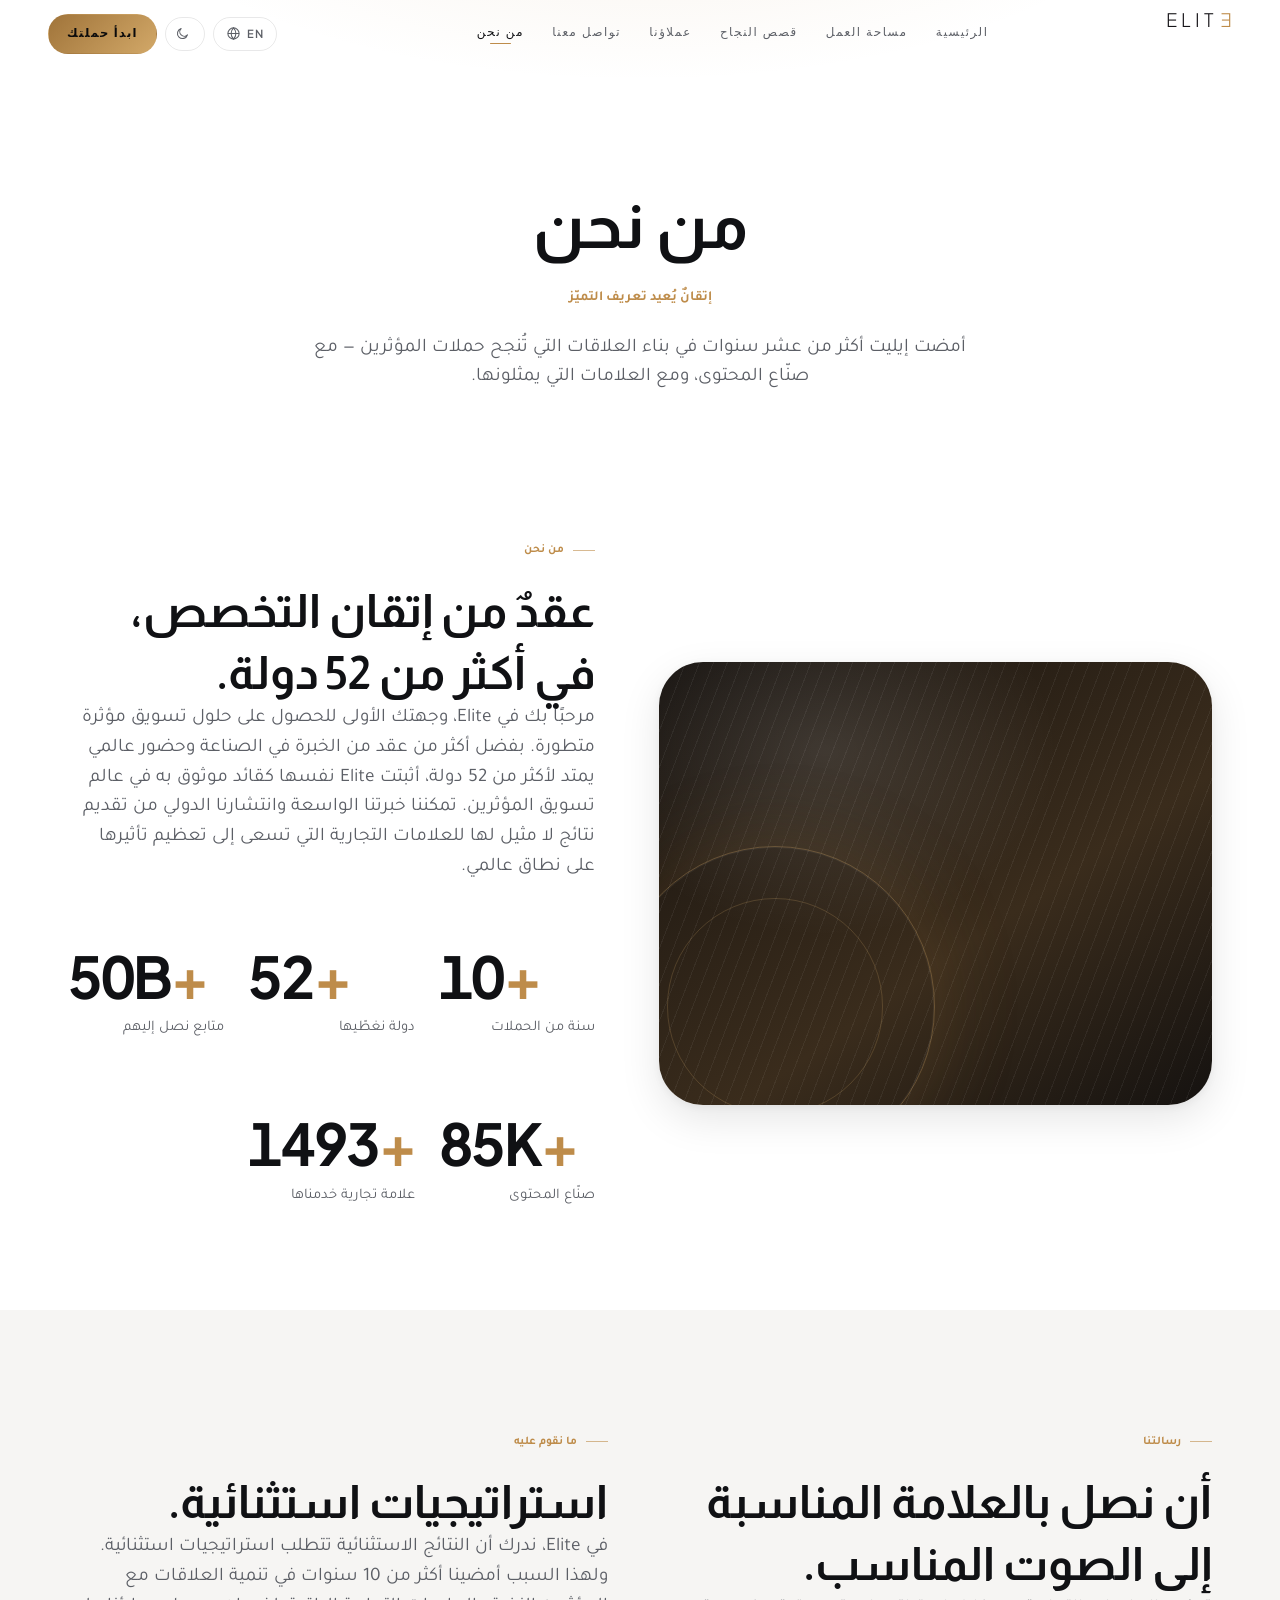
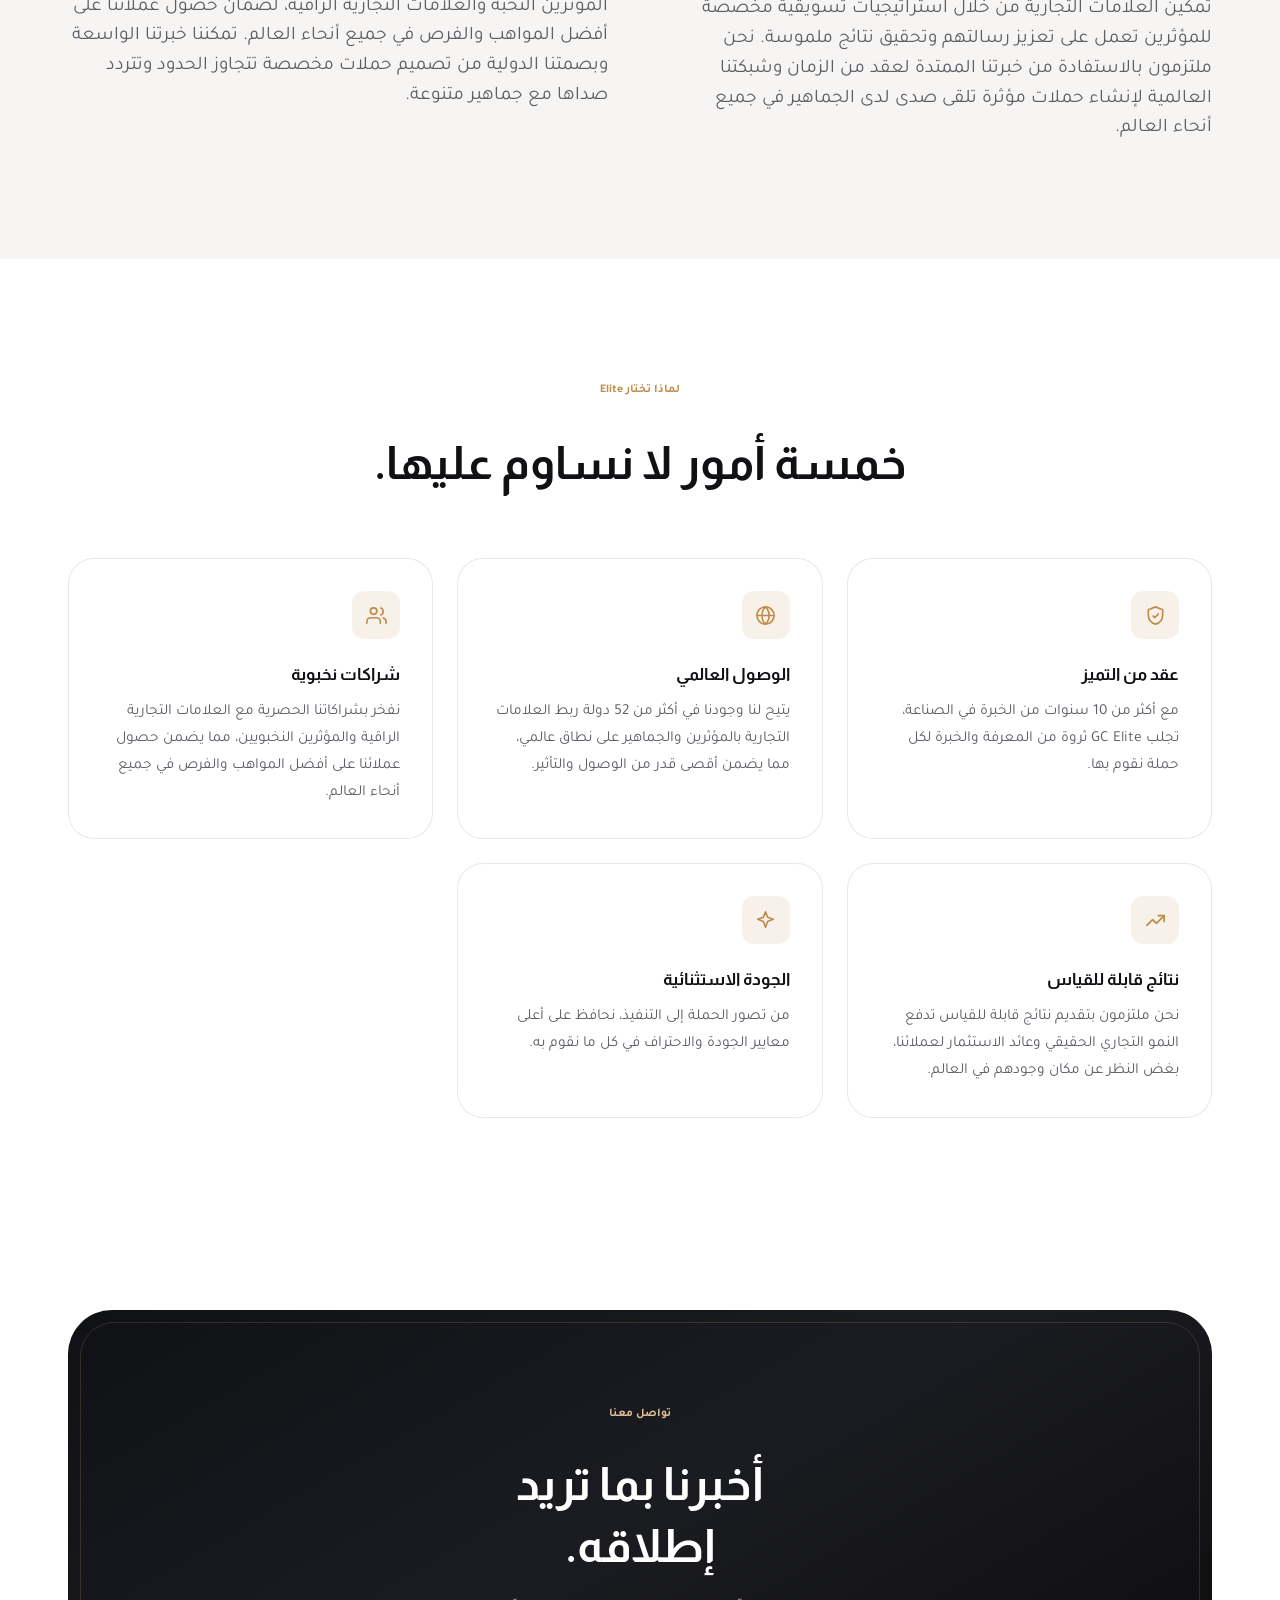
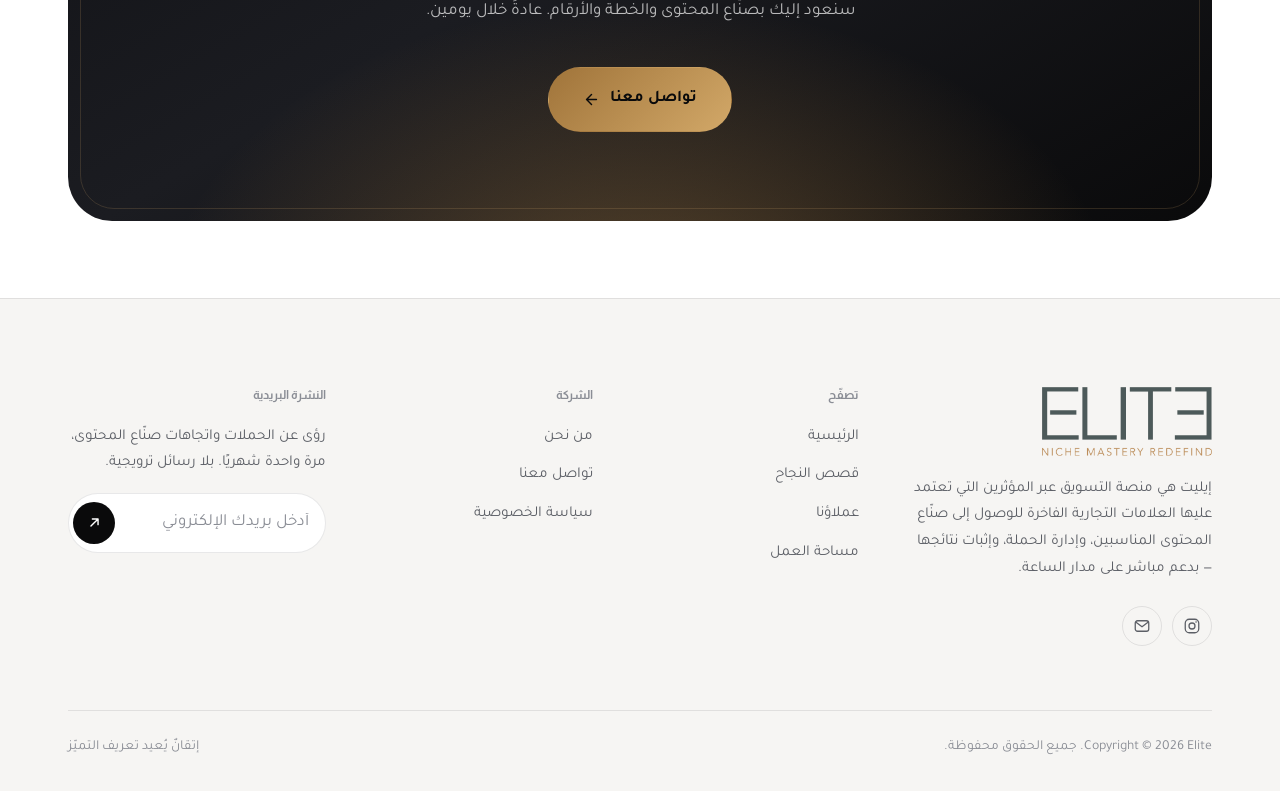
<file: ar/about.html>
<!DOCTYPE html>
<html lang="ar" dir="rtl" data-theme="light">
<head>
<meta charset="utf-8"/>
<meta name="viewport" content="width=device-width, initial-scale=1, viewport-fit=cover"/>
<title>من نحن — إيليت</title>
<meta name="description" content="أكثر من عقد في التسويق عبر المؤثرين في ما يزيد على 52 دولة."/>
<meta name="theme-color" content="#0A0A0B"/>
<link rel="preconnect" href="https://fonts.googleapis.com"/>
<link rel="preconnect" href="https://fonts.gstatic.com" crossorigin/>
<link href="https://fonts.googleapis.com/css2?family=Plus+Jakarta+Sans:wght@300;400;500;600;700;800&amp;family=Playfair+Display:wght@500;600&amp;family=Red+Hat+Display:wght@300;400;500;700&amp;family=Montserrat:wght@500;600&amp;display=swap" rel="stylesheet"/>
<link href="https://fonts.googleapis.com/css2?family=Tajawal:wght@300;400;500;700;800&family=Almarai:wght@400;700;800&display=swap" rel="stylesheet">
<link rel="stylesheet" href="../assets/css/elite.css"/>
<link rel="stylesheet" href="../assets/css/elite-rtl.css"/>
<link rel="icon" href="../assets/img/elite-logo.svg"/>
<script>(function(){try{var t=localStorage.getItem('elite-theme')||(matchMedia('(prefers-color-scheme: dark)').matches?'dark':'light');document.documentElement.setAttribute('data-theme',t);}catch(e){}})();</script>
<link rel="alternate" hreflang="en" href="../about.html">
<link rel="alternate" hreflang="ar" href="about.html">
</head>
<body data-page="about">
<a class="skip-link" href="#main">تخطَّ إلى المحتوى</a>

<header class="nav" data-tone="dark">
  <div class="nav__inner">
    <a class="wordmark mark" href="index.html" aria-label="إيليت — الصفحة الرئيسية">ELIT<span class="flip">E</span></a>
    <nav aria-label="التنقّل الرئيسي">
      <ul class="nav__links"><li><a class="nav__link" href="index.html">الرئيسية</a></li><li><a class="nav__link" href="dashboard.html">مساحة العمل</a></li><li><a class="nav__link" href="case-studies.html">قصص النجاح</a></li><li><a class="nav__link" href="sponsors.html">عملاؤنا</a></li><li><a class="nav__link" href="contacts.html">تواصل معنا</a></li><li><a class="nav__link" href="about.html" aria-current="page">من نحن</a></li></ul>
    </nav>
    <div class="nav__actions">
      <a class="icon-btn icon-btn--text lang-toggle" href="../about.html" hreflang="en" lang="en" aria-label="Switch language to English"><svg viewbox="0 0 24 24" fill="none" stroke="currentColor" stroke-width="1.7"><circle cx="12" cy="12" r="9"/><path d="M3 12h18M12 3c2.5 2.6 3.8 5.6 3.8 9S14.5 18.4 12 21c-2.5-2.6-3.8-5.6-3.8-9S9.5 5.6 12 3z"/></svg><span>EN</span></a>
      <button class="icon-btn" type="button" data-theme-toggle aria-label="تغيير المظهر" aria-pressed="false">
        <span class="theme-ico" aria-hidden="true"><span class="theme-ico__moon"><svg viewbox="0 0 24 24" fill="none" stroke="currentColor" stroke-width="1.7" stroke-linecap="round" stroke-linejoin="round"><path d="M20 14.2A8.2 8.2 0 1 1 9.8 4a6.6 6.6 0 0 0 10.2 10.2z"/></svg></span><span class="theme-ico__sun"><svg viewbox="0 0 24 24" fill="none" stroke="currentColor" stroke-width="1.7" stroke-linecap="round"><circle cx="12" cy="12" r="4.2"/><path d="M12 2.5v2M12 19.5v2M2.5 12h2M19.5 12h2M5.2 5.2l1.4 1.4M17.4 17.4l1.4 1.4M18.8 5.2l-1.4 1.4M6.6 17.4l-1.4 1.4"/></svg></span></span>
      </button>
      <a class="btn btn--primary btn--sm nav__cta" href="contacts.html">ابدأ حملتك</a>
      <button class="icon-btn nav__toggle" type="button" data-drawer-toggle aria-expanded="false" aria-controls="drawer" aria-label="فتح القائمة"><svg class="ico-open" viewbox="0 0 24 24" fill="none" stroke="currentColor" stroke-width="1.8" stroke-linecap="round"><path d="M4 8h16M4 16h16"/></svg><svg class="ico-close" style="display:none" viewbox="0 0 24 24" fill="none" stroke="currentColor" stroke-width="1.8" stroke-linecap="round"><path d="M6 6l12 12M18 6L6 18"/></svg></button>
    </div>
  </div>
</header>
<div class="drawer" id="drawer">
  <a href="index.html">الرئيسية<svg class="ico ico--arrow" viewbox="0 0 24 24" fill="none" stroke="currentColor" stroke-width="2" stroke-linecap="round" stroke-linejoin="round"><path d="M5 12h13M12 5l7 7-7 7"/></svg></a><a href="dashboard.html">مساحة العمل<svg class="ico ico--arrow" viewbox="0 0 24 24" fill="none" stroke="currentColor" stroke-width="2" stroke-linecap="round" stroke-linejoin="round"><path d="M5 12h13M12 5l7 7-7 7"/></svg></a><a href="case-studies.html">قصص النجاح<svg class="ico ico--arrow" viewbox="0 0 24 24" fill="none" stroke="currentColor" stroke-width="2" stroke-linecap="round" stroke-linejoin="round"><path d="M5 12h13M12 5l7 7-7 7"/></svg></a><a href="sponsors.html">عملاؤنا<svg class="ico ico--arrow" viewbox="0 0 24 24" fill="none" stroke="currentColor" stroke-width="2" stroke-linecap="round" stroke-linejoin="round"><path d="M5 12h13M12 5l7 7-7 7"/></svg></a><a href="contacts.html">تواصل معنا<svg class="ico ico--arrow" viewbox="0 0 24 24" fill="none" stroke="currentColor" stroke-width="2" stroke-linecap="round" stroke-linejoin="round"><path d="M5 12h13M12 5l7 7-7 7"/></svg></a><a href="about.html" aria-current="page">من نحن<svg class="ico ico--arrow" viewbox="0 0 24 24" fill="none" stroke="currentColor" stroke-width="2" stroke-linecap="round" stroke-linejoin="round"><path d="M5 12h13M12 5l7 7-7 7"/></svg></a>
  <div class="drawer__foot">
    <a class="btn btn--primary btn--block" href="contacts.html">ابدأ حملتك</a>
  </div>
</div>

<main id="main">
  
  <section class="pagehead">
    <div class="container">
      <div class="pagehead__title rise">
        <h1 class="tracked">من نحن</h1>
        <p class="tag">إتقانٌ يُعيد تعريف التميّز</p>
        <p class="lede mt-6" style="max-width:62ch;margin-inline:auto">أمضت إيليت أكثر من عشر سنوات في بناء العلاقات التي تُنجح حملات المؤثرين — مع صنّاع المحتوى، ومع العلامات التي يمثلونها.</p>
        
      </div>
    </div>
  </section>

  <section class="section section--tight">
    <div class="container">
      <div class="split">
        <div class="split__media reveal"><div class="art art--2"></div><span class="emblem" aria-hidden="true"></span></div>
        <div class="reveal" data-delay="1">
          <span class="eyebrow">من نحن</span>
          <h2 class="mt-4">عقدٌ من إتقان التخصص،<br/>في أكثر من 52 دولة.</h2>
          <p class="lede">مرحبًا بك في Elite، وجهتك الأولى للحصول على حلول تسويق مؤثرة متطورة. بفضل أكثر من عقد من الخبرة في الصناعة وحضور عالمي يمتد لأكثر من 52 دولة، أثبتت Elite نفسها كقائد موثوق به في عالم تسويق المؤثرين. تمكننا خبرتنا الواسعة وانتشارنا الدولي من تقديم نتائج لا مثيل لها للعلامات التجارية التي تسعى إلى تعظيم تأثيرها على نطاق عالمي.</p>
          <div class="grid cols-3 mt-10">
            <div class="stat"><div class="stat__value"><span data-count="10">10</span><span class="unit">+</span></div><div class="stat__label">سنة من الحملات</div></div>
            <div class="stat"><div class="stat__value"><span data-count="52">52</span><span class="unit">+</span></div><div class="stat__label">دولة نغطّيها</div></div>
            <div class="stat"><div class="stat__value"><span data-count="50" data-suffix="B">50B</span><span class="unit">+</span></div><div class="stat__label">متابع نصل إليهم</div></div>
            <div class="stat"><div class="stat__value"><span data-count="85" data-suffix="K">85K</span><span class="unit">+</span></div><div class="stat__label">صنّاع المحتوى</div></div>
            <div class="stat"><div class="stat__value"><span data-count="1500">1500</span><span class="unit">+</span></div><div class="stat__label">علامة تجارية خدمناها</div></div>
          </div>
        </div>
      </div>
    </div>
  </section>

  <section class="section section--sunken">
    <div class="container">
      <div class="grid cols-2" style="gap:clamp(28px,5vw,72px)">
        <div class="reveal">
          <span class="eyebrow">رسالتنا</span>
          <h2 class="mt-4">أن نصل بالعلامة المناسبة إلى الصوت المناسب.</h2>
          <p class="lede">تمكين العلامات التجارية من خلال استراتيجيات تسويقية مخصصة للمؤثرين تعمل على تعزيز رسالتهم وتحقيق نتائج ملموسة. نحن ملتزمون بالاستفادة من خبرتنا الممتدة لعقد من الزمان وشبكتنا العالمية لإنشاء حملات مؤثرة تلقى صدى لدى الجماهير في جميع أنحاء العالم.</p>
        </div>
        <div class="reveal" data-delay="2">
          <span class="eyebrow">ما نقوم عليه</span>
          <h2 class="mt-4">استراتيجيات استثنائية.</h2>
          <p class="lede">في Elite، ندرك أن النتائج الاستثنائية تتطلب استراتيجيات استثنائية. ولهذا السبب أمضينا أكثر من 10 سنوات في تنمية العلاقات مع المؤثرين النخبة والعلامات التجارية الراقية، لضمان حصول عملائنا على أفضل المواهب والفرص في جميع أنحاء العالم. تمكننا خبرتنا الواسعة وبصمتنا الدولية من تصميم حملات مخصصة تتجاوز الحدود وتتردد صداها مع جماهير متنوعة.</p>
        </div>
      </div>
    </div>
  </section>

  <section class="section">
    <div class="container">
      <div class="section-head section-head--center reveal">
        <span class="eyebrow eyebrow--center">لماذا تختار Elite</span>
        <h2 class="mt-4">خمسة أمور لا نساوم عليها.</h2>
      </div>
      <div class="grid cols-auto-md mt-16">
      <article class="card card--hover reveal" data-delay="1">
        <div class="card__icon"><svg viewbox="0 0 24 24" fill="none" stroke="currentColor" stroke-width="1.7" stroke-linejoin="round"><path d="M12 3l7.5 3v5.4c0 4.5-3 8.3-7.5 9.6-4.5-1.3-7.5-5.1-7.5-9.6V6z"/><path d="M9 12l2.2 2.2L15.4 10"/></svg></div>
        <h3 class="h4 card__title">عقد من التميز</h3>
        <p class="muted" style="font-size:.96rem">مع أكثر من 10 سنوات من الخبرة في الصناعة، تجلب GC Elite ثروة من المعرفة والخبرة لكل حملة نقوم بها.</p>
      </article>
      <article class="card card--hover reveal" data-delay="2">
        <div class="card__icon"><svg viewbox="0 0 24 24" fill="none" stroke="currentColor" stroke-width="1.7"><circle cx="12" cy="12" r="9"/><path d="M3 12h18M12 3c2.5 2.6 3.8 5.6 3.8 9S14.5 18.4 12 21c-2.5-2.6-3.8-5.6-3.8-9S9.5 5.6 12 3z"/></svg></div>
        <h3 class="h4 card__title">الوصول العالمي</h3>
        <p class="muted" style="font-size:.96rem">يتيح لنا وجودنا في أكثر من 52 دولة ربط العلامات التجارية بالمؤثرين والجماهير على نطاق عالمي، مما يضمن أقصى قدر من الوصول والتأثير.</p>
      </article>
      <article class="card card--hover reveal" data-delay="3">
        <div class="card__icon"><svg viewbox="0 0 24 24" fill="none" stroke="currentColor" stroke-width="1.7" stroke-linecap="round" stroke-linejoin="round"><path d="M16 20v-1.6a4 4 0 0 0-4-4H6a4 4 0 0 0-4 4V20"/><circle cx="9" cy="7.4" r="3.4"/><path d="M22 20v-1.6a4 4 0 0 0-3-3.87M16.5 4.1a4 4 0 0 1 0 7.4"/></svg></div>
        <h3 class="h4 card__title">شراكات نخبوية</h3>
        <p class="muted" style="font-size:.96rem">نفخر بشراكاتنا الحصرية مع العلامات التجارية الراقية والمؤثرين النخبويين، مما يضمن حصول عملائنا على أفضل المواهب والفرص في جميع أنحاء العالم.</p>
      </article>
      <article class="card card--hover reveal" data-delay="4">
        <div class="card__icon"><svg viewbox="0 0 24 24" fill="none" stroke="currentColor" stroke-width="1.8" stroke-linecap="round" stroke-linejoin="round"><path d="M3 17l6-6 4 4 8-8"/><path d="M15 7h6v6"/></svg></div>
        <h3 class="h4 card__title">نتائج قابلة للقياس</h3>
        <p class="muted" style="font-size:.96rem">نحن ملتزمون بتقديم نتائج قابلة للقياس تدفع النمو التجاري الحقيقي وعائد الاستثمار لعملائنا، بغض النظر عن مكان وجودهم في العالم.</p>
      </article>
      <article class="card card--hover reveal" data-delay="5">
        <div class="card__icon"><svg viewbox="0 0 24 24" fill="none" stroke="currentColor" stroke-width="1.7" stroke-linejoin="round"><path d="M12 3l2.2 5.6L20 10.8l-5.8 2.2L12 19l-2.2-6L4 10.8l5.8-2.2z"/></svg></div>
        <h3 class="h4 card__title">الجودة الاستثنائية</h3>
        <p class="muted" style="font-size:.96rem">من تصور الحملة إلى التنفيذ، نحافظ على أعلى معايير الجودة والاحتراف في كل ما نقوم به.</p>
      </article></div>
    </div>
  </section>

  <section class="section section--tight">
    <div class="container">
      <div class="cta-band rise">
        <span class="eyebrow eyebrow--center" style="color:var(--gold-300)">تواصل معنا</span>
        <h2 class="mt-6">أخبرنا بما تريد إطلاقه.</h2>
        <p>سنعود إليك بصنّاع المحتوى والخطة والأرقام. عادةً خلال يومين.</p>
        <div class="row"><a class="btn btn--primary btn--lg" href="contacts.html">تواصل معنا <svg class="ico ico--arrow" viewbox="0 0 24 24" fill="none" stroke="currentColor" stroke-width="2" stroke-linecap="round" stroke-linejoin="round"><path d="M5 12h13M12 5l7 7-7 7"/></svg></a></div>
      </div>
    </div>
  </section>
</main>

<footer class="footer">
  <div class="container">
    <div class="footer__grid">
      <div>
        <img class="footer__logo-image" src="../assets/img/elite-logo.svg" alt="إيليت — منصة المؤثرين التي تعتمد عليها العلامات الفاخرة"/>
        <p class="footer__about">إيليت هي منصة التسويق عبر المؤثرين التي تعتمد عليها العلامات التجارية الفاخرة للوصول إلى صنّاع المحتوى المناسبين، وإدارة الحملة، وإثبات نتائجها — بدعم مباشر على مدار الساعة.</p>
        <div class="social mt-6">
          <a href="https://instagram.com" target="_blank" rel="noopener" aria-label="إيليت على إنستغرام"><svg viewbox="0 0 24 24" fill="none" stroke="currentColor" stroke-width="1.7"><rect x="3" y="3" width="18" height="18" rx="5.4"/><circle cx="12" cy="12" r="4"/><circle cx="17.4" cy="6.6" r="1.1" fill="currentColor" stroke="none"/></svg></a>
          <a href="contacts.html" aria-label="راسل إيليت"><svg viewbox="0 0 24 24" fill="none" stroke="currentColor" stroke-width="1.7" stroke-linecap="round" stroke-linejoin="round"><rect x="3" y="5" width="18" height="14" rx="3"/><path d="M4 7l8 6 8-6"/></svg></a>
        </div>
      </div>
      <div>
        <h4>تصفّح</h4>
        <div class="footer__links">
          <a href="index.html">الرئيسية</a>
          <a href="case-studies.html">قصص النجاح</a>
          <a href="sponsors.html">عملاؤنا</a>
          <a href="dashboard.html">مساحة العمل</a>
        </div>
      </div>
      <div>
        <h4>الشركة</h4>
        <div class="footer__links">
          <a href="about.html">من نحن</a>
          <a href="contacts.html">تواصل معنا</a>
          <a href="#privacy" data-modal-open="privacy-modal">سياسة الخصوصية</a>
        </div>
      </div>
      <div>
        <h4>النشرة البريدية</h4>
        <p class="muted" style="font-size:.95rem;margin-bottom:16px">رؤى عن الحملات واتجاهات صنّاع المحتوى، مرة واحدة شهريًا. بلا رسائل ترويجية.</p>
        <form class="inline-field" data-validate data-success="تم اشتراكك. أهلًا بك في إيليت.">
          <label class="sr-only" for="nl-email">البريد الإلكتروني</label>
          <div class="field" style="width:100%">
            <input class="input" id="nl-email" name="email" type="email" required placeholder="أدخل بريدك الإلكتروني"/>
            <span class="field__error">أدخل بريدًا إلكترونيًا صحيحًا، مثل name@company.com.</span>
          </div>
          <button type="submit" aria-label="اشترك"><svg viewbox="0 0 24 24" fill="none" stroke="currentColor" stroke-width="2" stroke-linecap="round" stroke-linejoin="round"><path d="M7 17L17 7M9 7h8v8"/></svg></button>
        </form>
      </div>
    </div>
    <div class="footer__bottom">
      <span>Copyright © <span data-year>2026</span> Elite. جميع الحقوق محفوظة.</span>
      <span>إتقانٌ يُعيد تعريف التميّز</span>
    </div>
  </div>
</footer>

<div class="modal" id="privacy-modal" role="dialog" aria-modal="true" aria-labelledby="privacy-title">
  <div class="modal__panel">
    <div class="spread" style="align-items:flex-start">
      <h3 id="privacy-title">سياسة الخصوصية</h3>
      <button class="icon-btn" type="button" data-modal-close aria-label="إغلاق">
        <svg viewbox="0 0 24 24" fill="none" stroke="currentColor" stroke-width="1.8" stroke-linecap="round"><path d="M6 6l12 12M18 6L6 18"/></svg>
      </button>
    </div>
    <p class="muted mt-6">لا تجمع إيليت سوى المعلومات اللازمة لتشغيل حملاتك — بيانات التواصل التي ترسلها، وبيانات أداء الحملة من حسابات صنّاع المحتوى المرتبطة. نحن لا نبيع بياناتك إطلاقًا.</p>
    <p class="muted mt-4">للاطلاع على السياسة كاملة أو لطلب حذف بياناتك، تواصل معنا وسنرد خلال 30 يومًا.</p>
    <a class="btn btn--dark mt-8" href="contacts.html">تواصل معنا</a>
  </div>
</div>

<div class="toast" id="toast" role="status" aria-live="polite"></div>
<script src="../assets/js/elite.js" defer></script>
</body>
</html>
</file>
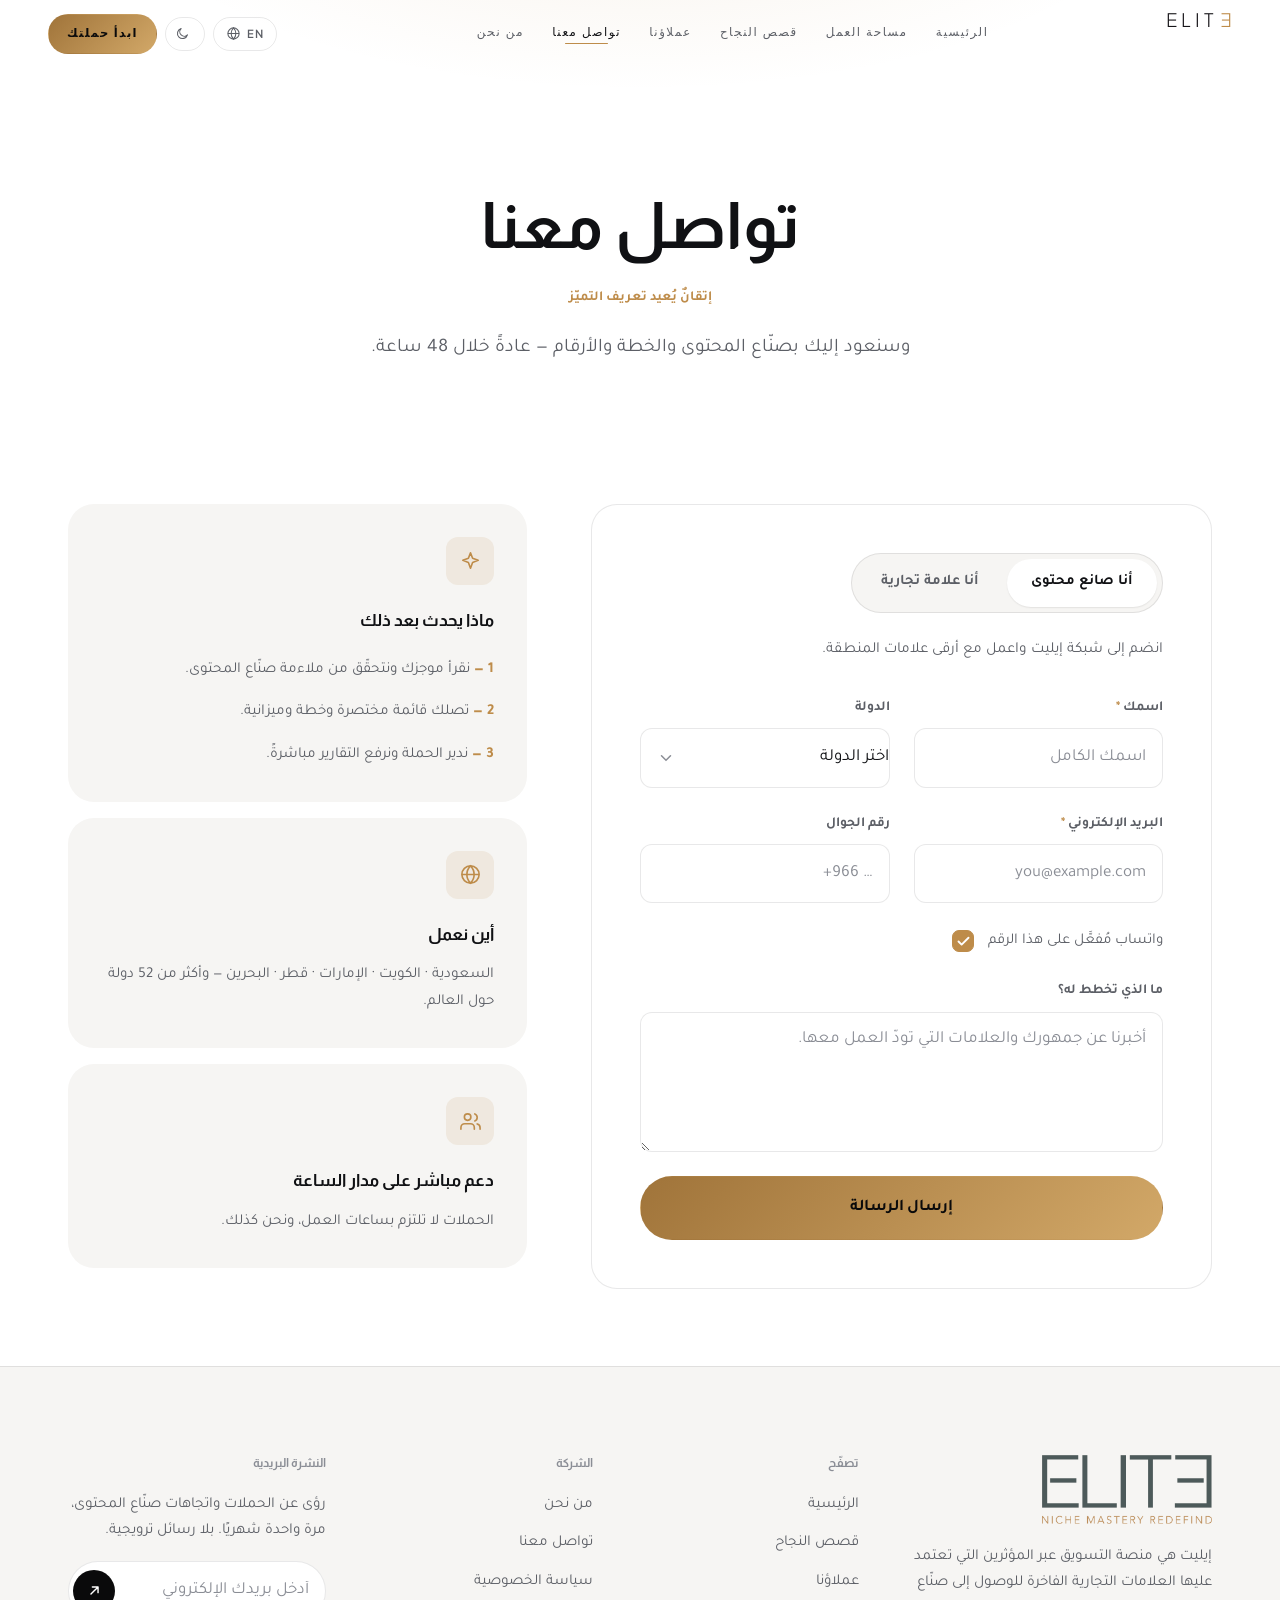
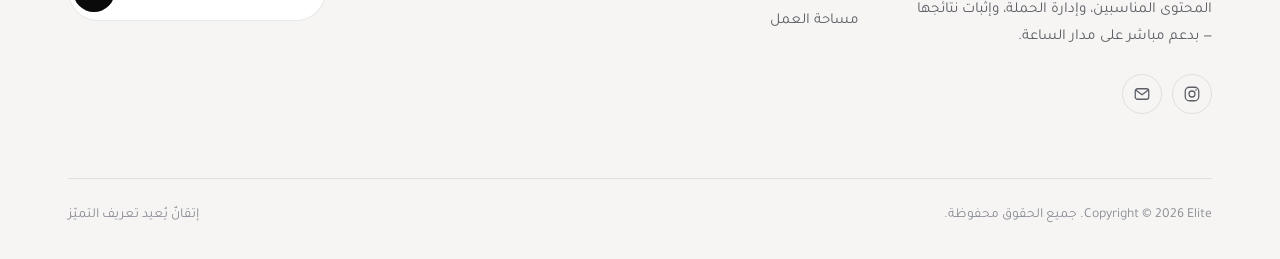
<file: ar/contacts.html>
<!DOCTYPE html>
<html lang="ar" dir="rtl" data-theme="light">
<head>
<meta charset="utf-8"/>
<meta name="viewport" content="width=device-width, initial-scale=1, viewport-fit=cover"/>
<title>تواصل معنا — إيليت</title>
<meta name="description" content="تحدّث إلى إيليت بشأن حملة مؤثرين، أو انضم إلى الشبكة كصانع محتوى."/>
<meta name="theme-color" content="#0A0A0B"/>
<link rel="preconnect" href="https://fonts.googleapis.com"/>
<link rel="preconnect" href="https://fonts.gstatic.com" crossorigin/>
<link href="https://fonts.googleapis.com/css2?family=Plus+Jakarta+Sans:wght@300;400;500;600;700;800&amp;family=Playfair+Display:wght@500;600&amp;family=Red+Hat+Display:wght@300;400;500;700&amp;family=Montserrat:wght@500;600&amp;display=swap" rel="stylesheet"/>
<link href="https://fonts.googleapis.com/css2?family=Tajawal:wght@300;400;500;700;800&family=Almarai:wght@400;700;800&display=swap" rel="stylesheet">
<link rel="stylesheet" href="../assets/css/elite.css"/>
<link rel="stylesheet" href="../assets/css/elite-rtl.css"/>
<link rel="icon" href="../assets/img/elite-logo.svg"/>
<script>(function(){try{var t=localStorage.getItem('elite-theme')||(matchMedia('(prefers-color-scheme: dark)').matches?'dark':'light');document.documentElement.setAttribute('data-theme',t);}catch(e){}})();</script>
<link rel="alternate" hreflang="en" href="../contacts.html">
<link rel="alternate" hreflang="ar" href="contacts.html">
</head>
<body data-page="contacts">
<a class="skip-link" href="#main">تخطَّ إلى المحتوى</a>

<header class="nav" data-tone="dark">
  <div class="nav__inner">
    <a class="wordmark mark" href="index.html" aria-label="إيليت — الصفحة الرئيسية">ELIT<span class="flip">E</span></a>
    <nav aria-label="التنقّل الرئيسي">
      <ul class="nav__links"><li><a class="nav__link" href="index.html">الرئيسية</a></li><li><a class="nav__link" href="dashboard.html">مساحة العمل</a></li><li><a class="nav__link" href="case-studies.html">قصص النجاح</a></li><li><a class="nav__link" href="sponsors.html">عملاؤنا</a></li><li><a class="nav__link" href="contacts.html" aria-current="page">تواصل معنا</a></li><li><a class="nav__link" href="about.html">من نحن</a></li></ul>
    </nav>
    <div class="nav__actions">
      <a class="icon-btn icon-btn--text lang-toggle" href="../contacts.html" hreflang="en" lang="en" aria-label="Switch language to English"><svg viewbox="0 0 24 24" fill="none" stroke="currentColor" stroke-width="1.7"><circle cx="12" cy="12" r="9"/><path d="M3 12h18M12 3c2.5 2.6 3.8 5.6 3.8 9S14.5 18.4 12 21c-2.5-2.6-3.8-5.6-3.8-9S9.5 5.6 12 3z"/></svg><span>EN</span></a>
      <button class="icon-btn" type="button" data-theme-toggle aria-label="تغيير المظهر" aria-pressed="false">
        <span class="theme-ico" aria-hidden="true"><span class="theme-ico__moon"><svg viewbox="0 0 24 24" fill="none" stroke="currentColor" stroke-width="1.7" stroke-linecap="round" stroke-linejoin="round"><path d="M20 14.2A8.2 8.2 0 1 1 9.8 4a6.6 6.6 0 0 0 10.2 10.2z"/></svg></span><span class="theme-ico__sun"><svg viewbox="0 0 24 24" fill="none" stroke="currentColor" stroke-width="1.7" stroke-linecap="round"><circle cx="12" cy="12" r="4.2"/><path d="M12 2.5v2M12 19.5v2M2.5 12h2M19.5 12h2M5.2 5.2l1.4 1.4M17.4 17.4l1.4 1.4M18.8 5.2l-1.4 1.4M6.6 17.4l-1.4 1.4"/></svg></span></span>
      </button>
      <a class="btn btn--primary btn--sm nav__cta" href="contacts.html">ابدأ حملتك</a>
      <button class="icon-btn nav__toggle" type="button" data-drawer-toggle aria-expanded="false" aria-controls="drawer" aria-label="فتح القائمة"><svg class="ico-open" viewbox="0 0 24 24" fill="none" stroke="currentColor" stroke-width="1.8" stroke-linecap="round"><path d="M4 8h16M4 16h16"/></svg><svg class="ico-close" style="display:none" viewbox="0 0 24 24" fill="none" stroke="currentColor" stroke-width="1.8" stroke-linecap="round"><path d="M6 6l12 12M18 6L6 18"/></svg></button>
    </div>
  </div>
</header>
<div class="drawer" id="drawer">
  <a href="index.html">الرئيسية<svg class="ico ico--arrow" viewbox="0 0 24 24" fill="none" stroke="currentColor" stroke-width="2" stroke-linecap="round" stroke-linejoin="round"><path d="M5 12h13M12 5l7 7-7 7"/></svg></a><a href="dashboard.html">مساحة العمل<svg class="ico ico--arrow" viewbox="0 0 24 24" fill="none" stroke="currentColor" stroke-width="2" stroke-linecap="round" stroke-linejoin="round"><path d="M5 12h13M12 5l7 7-7 7"/></svg></a><a href="case-studies.html">قصص النجاح<svg class="ico ico--arrow" viewbox="0 0 24 24" fill="none" stroke="currentColor" stroke-width="2" stroke-linecap="round" stroke-linejoin="round"><path d="M5 12h13M12 5l7 7-7 7"/></svg></a><a href="sponsors.html">عملاؤنا<svg class="ico ico--arrow" viewbox="0 0 24 24" fill="none" stroke="currentColor" stroke-width="2" stroke-linecap="round" stroke-linejoin="round"><path d="M5 12h13M12 5l7 7-7 7"/></svg></a><a href="contacts.html" aria-current="page">تواصل معنا<svg class="ico ico--arrow" viewbox="0 0 24 24" fill="none" stroke="currentColor" stroke-width="2" stroke-linecap="round" stroke-linejoin="round"><path d="M5 12h13M12 5l7 7-7 7"/></svg></a><a href="about.html">من نحن<svg class="ico ico--arrow" viewbox="0 0 24 24" fill="none" stroke="currentColor" stroke-width="2" stroke-linecap="round" stroke-linejoin="round"><path d="M5 12h13M12 5l7 7-7 7"/></svg></a>
  <div class="drawer__foot">
    <a class="btn btn--primary btn--block" href="contacts.html">ابدأ حملتك</a>
  </div>
</div>

<main id="main">
  
  <section class="pagehead">
    <div class="container">
      <div class="pagehead__title rise">
        <h1 class="tracked">تواصل معنا</h1>
        <p class="tag">إتقانٌ يُعيد تعريف التميّز</p>
        <p class="lede mt-6" style="max-width:62ch;margin-inline:auto">وسنعود إليك بصنّاع المحتوى والخطة والأرقام — عادةً خلال 48 ساعة.</p>
        
      </div>
    </div>
  </section>

  <section class="section section--tight">
    <div class="container">
      <div class="split split--form">
        <div class="card reveal" style="padding:clamp(24px,4vw,48px)">
          <div class="segmented" role="tablist" aria-label="أنا">
            <button role="tab" id="tab-inf" aria-controls="panel-inf" aria-selected="true" type="button" data-tr="who.creator">أنا صانع محتوى</button>
            <button role="tab" id="tab-brand" aria-controls="panel-brand" aria-selected="false" tabindex="-1" type="button" data-tr="who.brand">أنا علامة تجارية</button>
          </div>

          <div id="panel-inf" role="tabpanel" aria-labelledby="tab-inf">
            <p class="muted mt-6" style="font-size:.96rem">انضم إلى شبكة إيليت واعمل مع أرقى علامات المنطقة.</p>
            <form class="grid cols-2 mt-8" data-validate data-success="شكرًا لك — سنتواصل معك قريبًا.">
              <div class="field"><label class="field__label" for="i-name">اسمك <span class="req">*</span></label>
                <input class="input" id="i-name" name="name" required placeholder="اسمك الكامل"/><span class="field__error">أدخل اسمك الكامل.</span></div>
              <div class="field"><label class="field__label" for="i-country">الدولة</label>
                <select class="select" id="i-country" name="country">
                  <option value="">اختر الدولة</option><option>السعودية</option><option>الكويت</option>
                  <option>الإمارات</option><option>قطر</option><option>البحرين</option><option>مصر</option><option>أخرى</option>
                </select></div>
              <div class="field"><label class="field__label" for="i-email">البريد الإلكتروني <span class="req">*</span></label>
                <input class="input" id="i-email" name="email" type="email" required placeholder="you@example.com"/><span class="field__error">أدخل بريدًا إلكترونيًا صحيحًا، مثل name@company.com.</span></div>
              <div class="field"><label class="field__label" for="i-phone">رقم الجوال</label>
                <input class="input" id="i-phone" name="phone" type="tel" placeholder="+966 …"/></div>
              <div style="grid-column:1/-1"><label class="check"><input type="checkbox" name="whatsapp" checked/><span>واتساب مُفعَّل على هذا الرقم</span></label></div>
              <div class="field" style="grid-column:1/-1"><label class="field__label" for="i-msg">ما الذي تخطط له؟</label>
                <textarea class="textarea" id="i-msg" name="message" placeholder="أخبرنا عن جمهورك والعلامات التي تودّ العمل معها."></textarea></div>
              <div style="grid-column:1/-1"><button class="btn btn--primary btn--lg btn--block" type="submit">إرسال الرسالة</button></div>
            </form>
          </div>

          <div id="panel-brand" role="tabpanel" aria-labelledby="tab-brand" hidden>
            <p class="muted mt-6" style="font-size:.96rem">أخبرنا بالهدف ونعود إليك بصنّاع المحتوى والخطة والميزانية.</p>
            <form class="grid cols-2 mt-8" data-validate data-success="شكرًا لك — سنتواصل معك قريبًا.">
              <div class="field"><label class="field__label" for="b-name">اسمك <span class="req">*</span></label>
                <input class="input" id="b-name" name="name" required placeholder="اسمك الكامل"/><span class="field__error">أدخل اسمك الكامل.</span></div>
              <div class="field"><label class="field__label" for="b-brand">علامة تجارية <span class="req">*</span></label>
                <input class="input" id="b-brand" name="brand" required placeholder="اسم العلامة التجارية"/><span class="field__error">أدخل اسم الشركة.</span></div>
              <div class="field"><label class="field__label" for="b-email">البريد الإلكتروني <span class="req">*</span></label>
                <input class="input" id="b-email" name="email" type="email" required placeholder="you@company.com"/><span class="field__error">أدخل بريدًا إلكترونيًا صحيحًا، مثل name@company.com.</span></div>
              <div class="field"><label class="field__label" for="b-country">الدولة</label>
                <select class="select" id="b-country" name="country">
                  <option value="">اختر الدولة</option><option>السعودية</option><option>الكويت</option>
                  <option>الإمارات</option><option>قطر</option><option>البحرين</option><option>مصر</option><option>أخرى</option>
                </select></div>
              <div class="field"><label class="field__label" for="b-phone">رقم الجوال</label>
                <input class="input" id="b-phone" name="phone" type="tel" placeholder="+966 …"/></div>
              <div class="field"><label class="field__label" for="b-cat">الفئة</label>
                <select class="select" id="b-cat" name="category">
                  <option value="">اختر الفئة</option><option>مطاعم</option><option>مقاهٍ</option><option>أزياء</option>
                  <option>مستحضرات التجميل</option><option>عطور</option><option>فنادق</option><option>أخرى</option>
                </select></div>
              <div style="grid-column:1/-1"><label class="check"><input type="checkbox" name="whatsapp" checked/><span>واتساب مُفعَّل على هذا الرقم</span></label></div>
              <div class="field" style="grid-column:1/-1"><label class="field__label" for="b-msg">ما الذي تخطط له؟</label>
                <textarea class="textarea" id="b-msg" name="message" placeholder="ما الذي تطلقه، وكيف يبدو النجاح بالنسبة لك؟"></textarea></div>
              <div style="grid-column:1/-1"><button class="btn btn--primary btn--lg btn--block" type="submit">إرسال الرسالة</button></div>
            </form>
          </div>
        </div>

        <aside class="stack reveal" data-delay="1">
          <div class="card card--sunken">
            <div class="card__icon"><svg viewbox="0 0 24 24" fill="none" stroke="currentColor" stroke-width="1.7" stroke-linejoin="round"><path d="M12 3l2.2 5.6L20 10.8l-5.8 2.2L12 19l-2.2-6L4 10.8l5.8-2.2z"/></svg></div>
            <h3 class="h4">ماذا يحدث بعد ذلك</h3>
            <ol class="stack mt-6" style="counter-reset:c">
              <li class="muted" style="font-size:.95rem"><b class="gold">1 —</b> نقرأ موجزك ونتحقّق من ملاءمة صنّاع المحتوى.</li>
              <li class="muted" style="font-size:.95rem"><b class="gold">2 —</b> تصلك قائمة مختصرة وخطة وميزانية.</li>
              <li class="muted" style="font-size:.95rem"><b class="gold">3 —</b> ندير الحملة ونرفع التقارير مباشرةً.</li>
            </ol>
          </div>
          <div class="card card--sunken">
            <div class="card__icon"><svg viewbox="0 0 24 24" fill="none" stroke="currentColor" stroke-width="1.7"><circle cx="12" cy="12" r="9"/><path d="M3 12h18M12 3c2.5 2.6 3.8 5.6 3.8 9S14.5 18.4 12 21c-2.5-2.6-3.8-5.6-3.8-9S9.5 5.6 12 3z"/></svg></div>
            <h3 class="h4">أين نعمل</h3>
            <p class="muted mt-4" style="font-size:.95rem">السعودية · الكويت · الإمارات · قطر · البحرين — وأكثر من 52 دولة حول العالم.</p>
          </div>
          <div class="card card--sunken">
            <div class="card__icon"><svg viewbox="0 0 24 24" fill="none" stroke="currentColor" stroke-width="1.7" stroke-linecap="round" stroke-linejoin="round"><path d="M16 20v-1.6a4 4 0 0 0-4-4H6a4 4 0 0 0-4 4V20"/><circle cx="9" cy="7.4" r="3.4"/><path d="M22 20v-1.6a4 4 0 0 0-3-3.87M16.5 4.1a4 4 0 0 1 0 7.4"/></svg></div>
            <h3 class="h4">دعم مباشر على مدار الساعة</h3>
            <p class="muted mt-4" style="font-size:.95rem">الحملات لا تلتزم بساعات العمل، ونحن كذلك.</p>
          </div>
        </aside>
      </div>
    </div>
  </section>
</main>

<footer class="footer">
  <div class="container">
    <div class="footer__grid">
      <div>
        <img class="footer__logo-image" src="../assets/img/elite-logo.svg" alt="إيليت — منصة المؤثرين التي تعتمد عليها العلامات الفاخرة"/>
        <p class="footer__about">إيليت هي منصة التسويق عبر المؤثرين التي تعتمد عليها العلامات التجارية الفاخرة للوصول إلى صنّاع المحتوى المناسبين، وإدارة الحملة، وإثبات نتائجها — بدعم مباشر على مدار الساعة.</p>
        <div class="social mt-6">
          <a href="https://instagram.com" target="_blank" rel="noopener" aria-label="إيليت على إنستغرام"><svg viewbox="0 0 24 24" fill="none" stroke="currentColor" stroke-width="1.7"><rect x="3" y="3" width="18" height="18" rx="5.4"/><circle cx="12" cy="12" r="4"/><circle cx="17.4" cy="6.6" r="1.1" fill="currentColor" stroke="none"/></svg></a>
          <a href="contacts.html" aria-label="راسل إيليت"><svg viewbox="0 0 24 24" fill="none" stroke="currentColor" stroke-width="1.7" stroke-linecap="round" stroke-linejoin="round"><rect x="3" y="5" width="18" height="14" rx="3"/><path d="M4 7l8 6 8-6"/></svg></a>
        </div>
      </div>
      <div>
        <h4>تصفّح</h4>
        <div class="footer__links">
          <a href="index.html">الرئيسية</a>
          <a href="case-studies.html">قصص النجاح</a>
          <a href="sponsors.html">عملاؤنا</a>
          <a href="dashboard.html">مساحة العمل</a>
        </div>
      </div>
      <div>
        <h4>الشركة</h4>
        <div class="footer__links">
          <a href="about.html">من نحن</a>
          <a href="contacts.html">تواصل معنا</a>
          <a href="#privacy" data-modal-open="privacy-modal">سياسة الخصوصية</a>
        </div>
      </div>
      <div>
        <h4>النشرة البريدية</h4>
        <p class="muted" style="font-size:.95rem;margin-bottom:16px">رؤى عن الحملات واتجاهات صنّاع المحتوى، مرة واحدة شهريًا. بلا رسائل ترويجية.</p>
        <form class="inline-field" data-validate data-success="تم اشتراكك. أهلًا بك في إيليت.">
          <label class="sr-only" for="nl-email">البريد الإلكتروني</label>
          <div class="field" style="width:100%">
            <input class="input" id="nl-email" name="email" type="email" required placeholder="أدخل بريدك الإلكتروني"/>
            <span class="field__error">أدخل بريدًا إلكترونيًا صحيحًا، مثل name@company.com.</span>
          </div>
          <button type="submit" aria-label="اشترك"><svg viewbox="0 0 24 24" fill="none" stroke="currentColor" stroke-width="2" stroke-linecap="round" stroke-linejoin="round"><path d="M7 17L17 7M9 7h8v8"/></svg></button>
        </form>
      </div>
    </div>
    <div class="footer__bottom">
      <span>Copyright © <span data-year>2026</span> Elite. جميع الحقوق محفوظة.</span>
      <span>إتقانٌ يُعيد تعريف التميّز</span>
    </div>
  </div>
</footer>

<div class="modal" id="privacy-modal" role="dialog" aria-modal="true" aria-labelledby="privacy-title">
  <div class="modal__panel">
    <div class="spread" style="align-items:flex-start">
      <h3 id="privacy-title">سياسة الخصوصية</h3>
      <button class="icon-btn" type="button" data-modal-close aria-label="إغلاق">
        <svg viewbox="0 0 24 24" fill="none" stroke="currentColor" stroke-width="1.8" stroke-linecap="round"><path d="M6 6l12 12M18 6L6 18"/></svg>
      </button>
    </div>
    <p class="muted mt-6">لا تجمع إيليت سوى المعلومات اللازمة لتشغيل حملاتك — بيانات التواصل التي ترسلها، وبيانات أداء الحملة من حسابات صنّاع المحتوى المرتبطة. نحن لا نبيع بياناتك إطلاقًا.</p>
    <p class="muted mt-4">للاطلاع على السياسة كاملة أو لطلب حذف بياناتك، تواصل معنا وسنرد خلال 30 يومًا.</p>
    <a class="btn btn--dark mt-8" href="contacts.html">تواصل معنا</a>
  </div>
</div>

<div class="toast" id="toast" role="status" aria-live="polite"></div>
<script src="../assets/js/elite.js" defer></script>
</body>
</html>
</file>
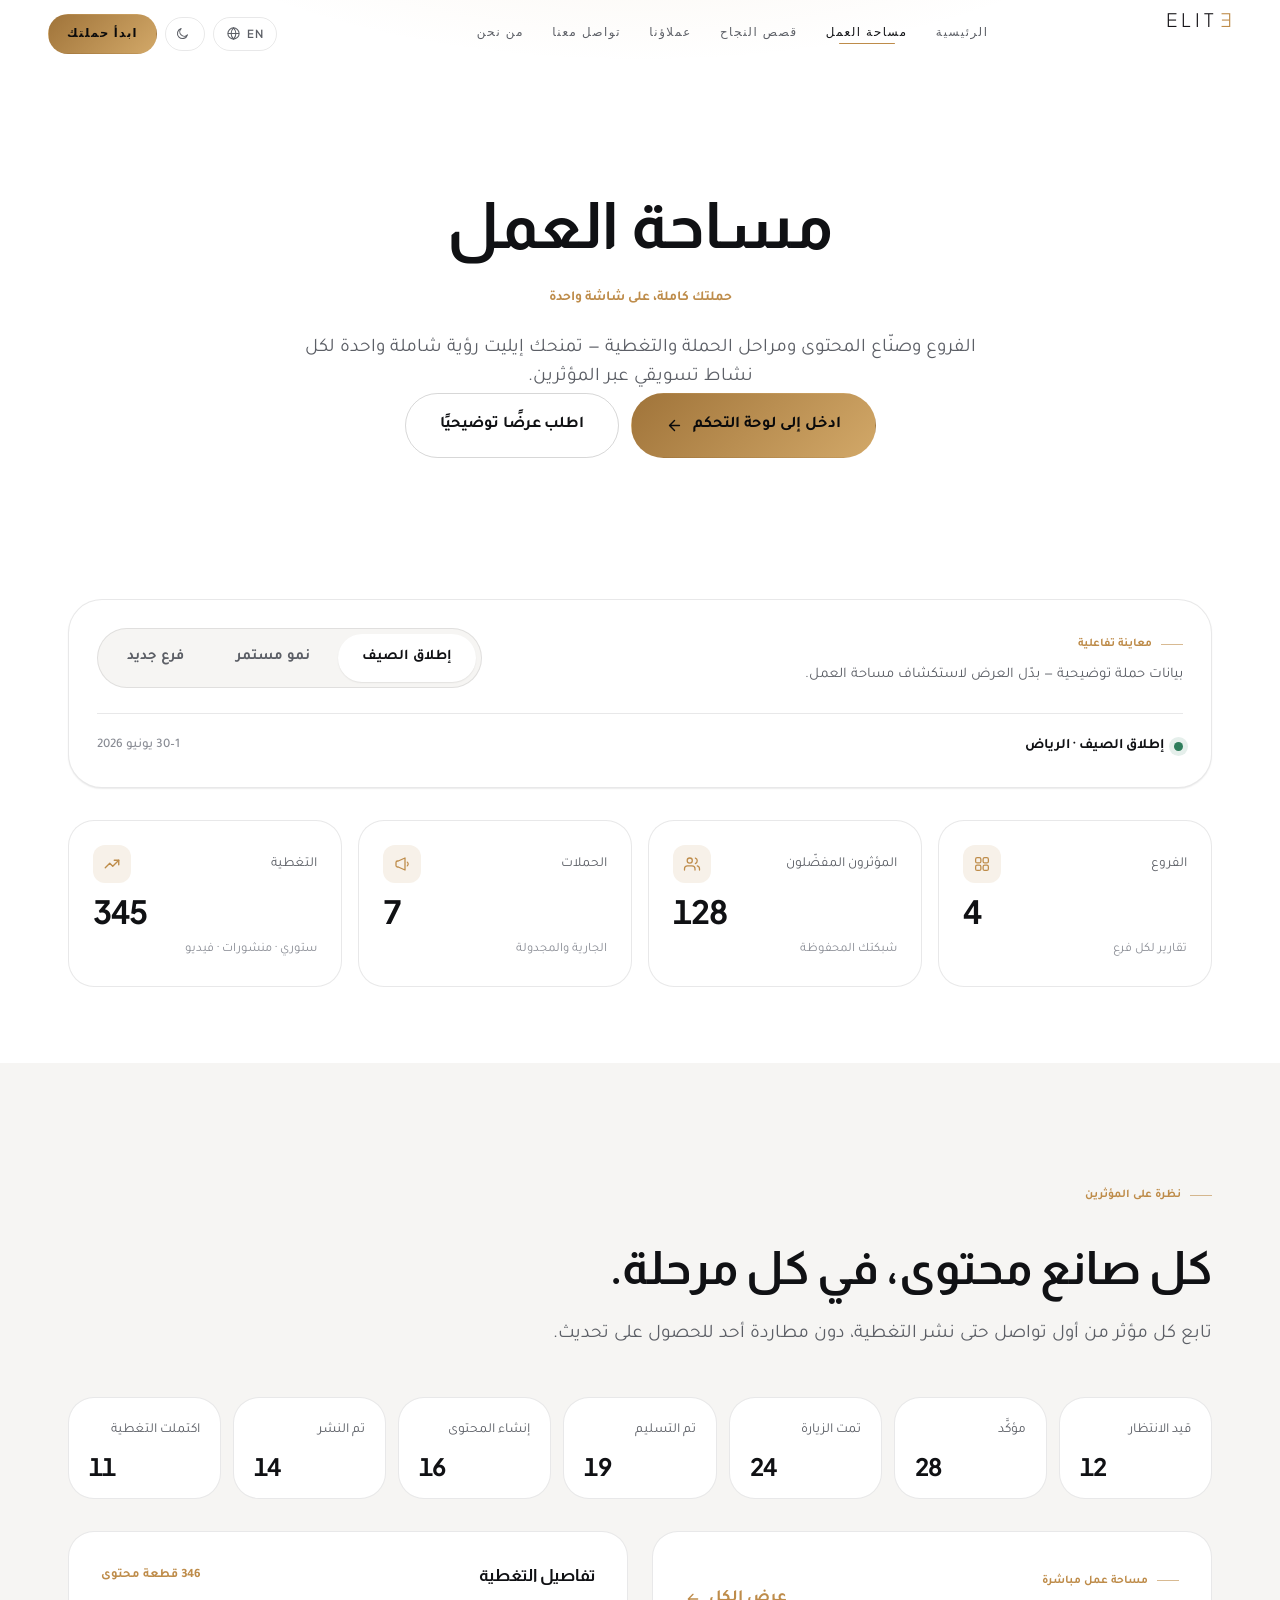
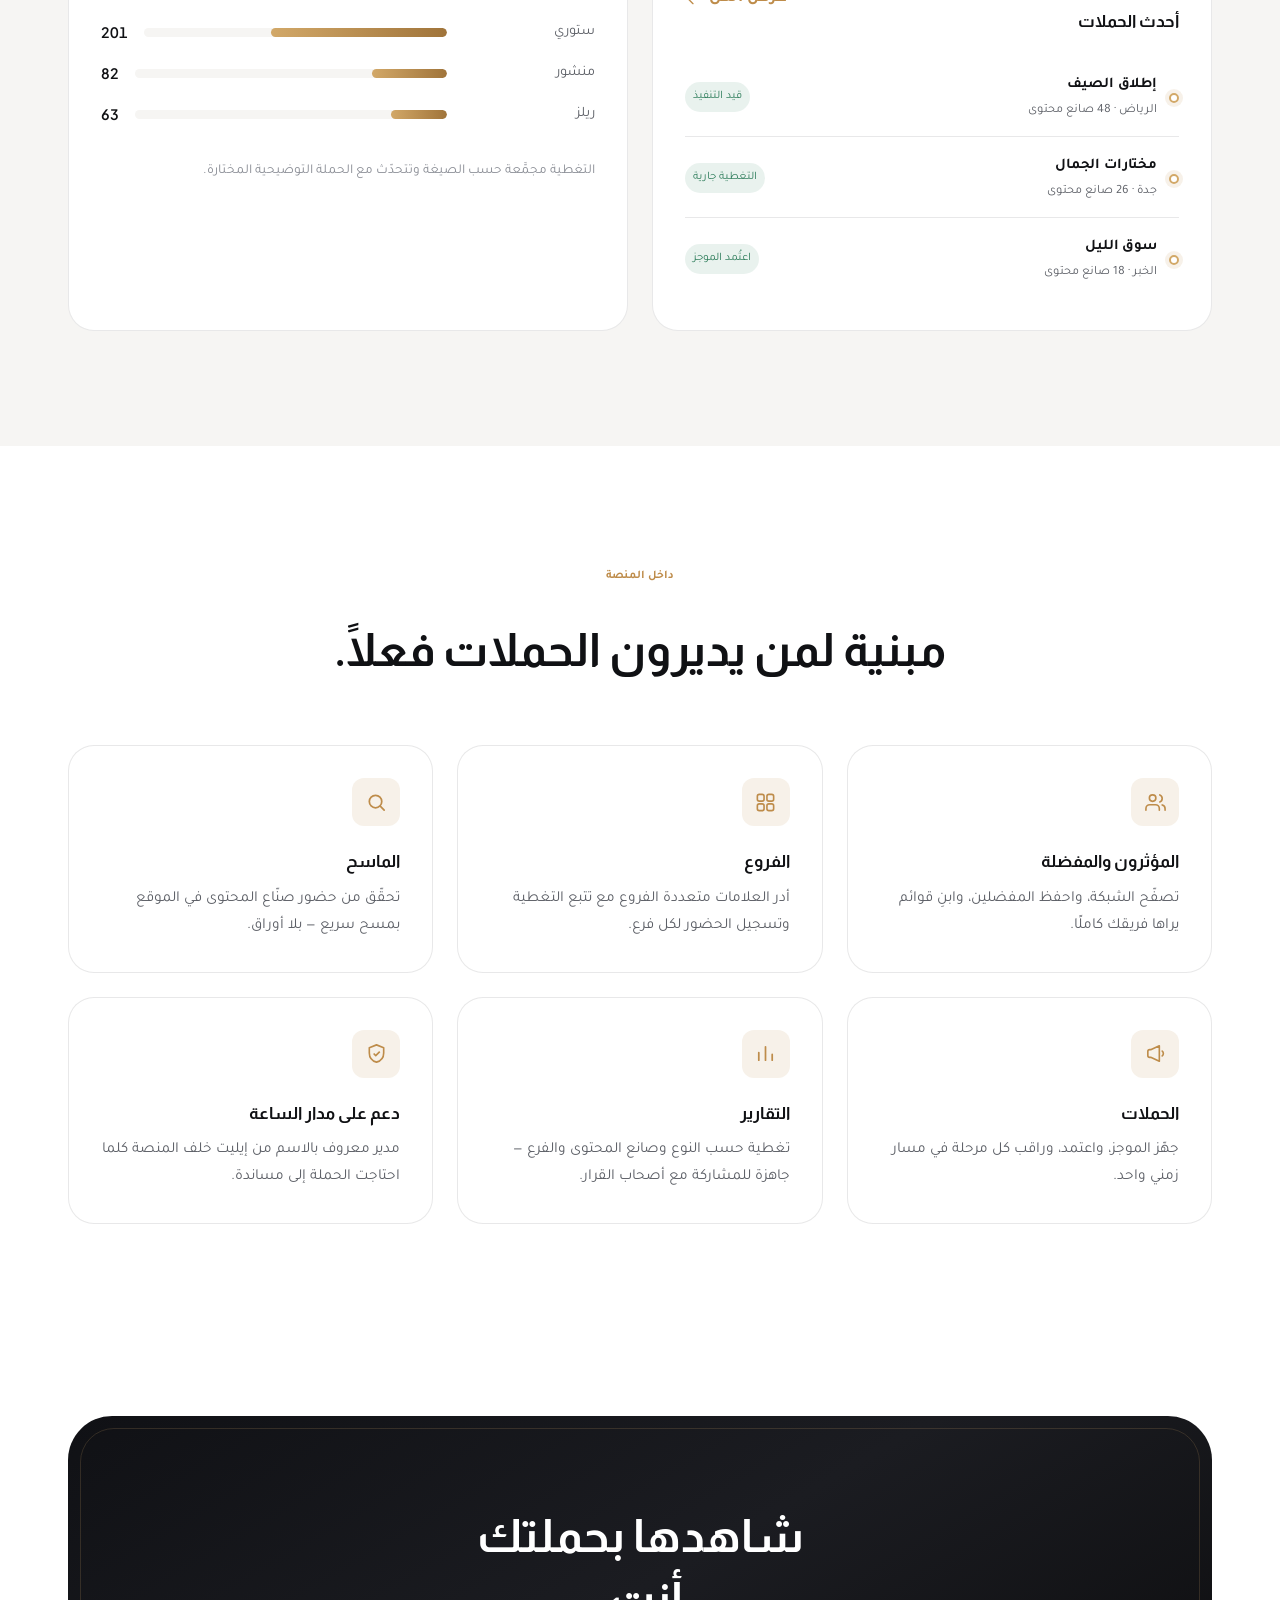
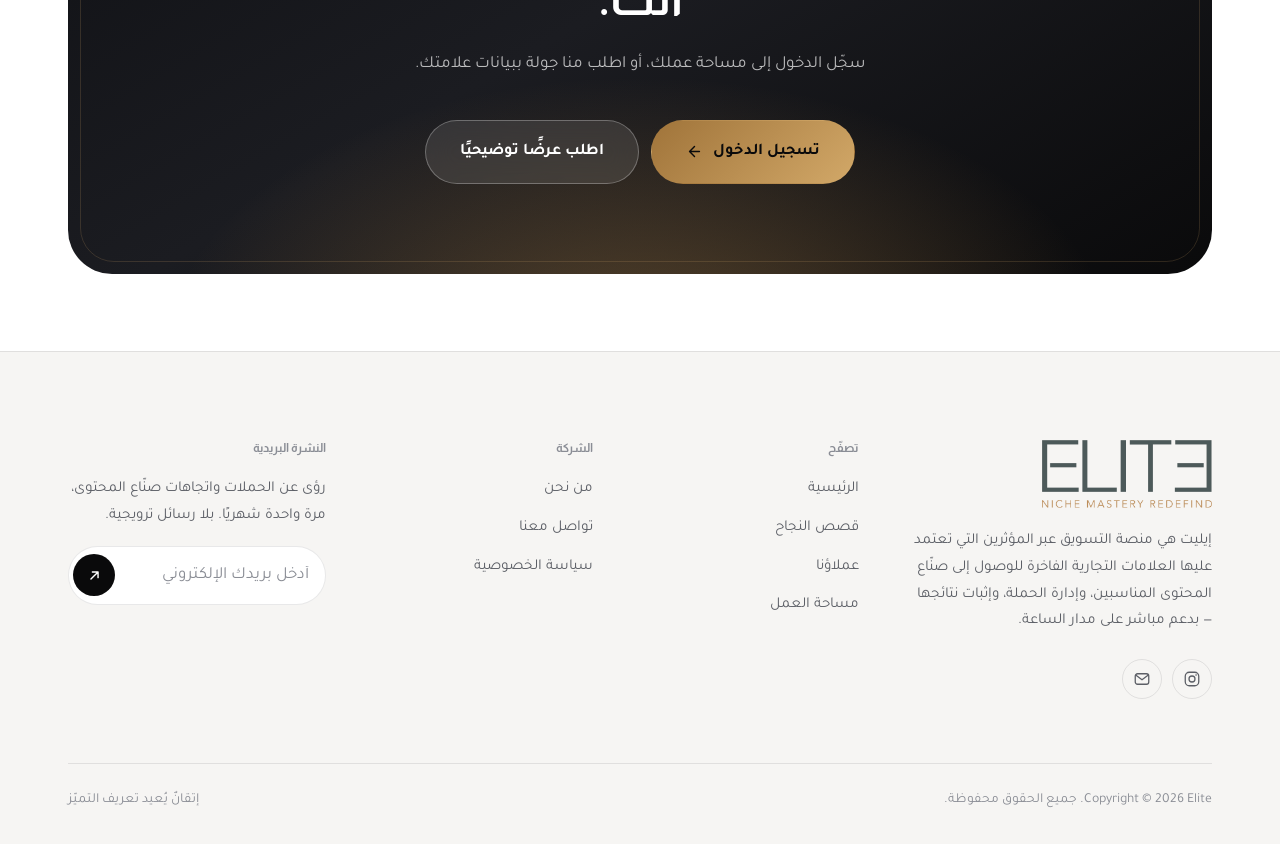
<file: ar/dashboard.html>
<!DOCTYPE html>
<html lang="ar" dir="rtl" data-theme="light">
<head>
<meta charset="utf-8"/>
<meta name="viewport" content="width=device-width, initial-scale=1, viewport-fit=cover"/>
<title>مساحة العمل — إيليت</title>
<meta name="description" content="مساحة عمل واحدة للفروع وصنّاع المحتوى ومراحل الحملة وتقارير التغطية."/>
<meta name="theme-color" content="#0A0A0B"/>
<link rel="preconnect" href="https://fonts.googleapis.com"/>
<link rel="preconnect" href="https://fonts.gstatic.com" crossorigin/>
<link href="https://fonts.googleapis.com/css2?family=Plus+Jakarta+Sans:wght@300;400;500;600;700;800&amp;family=Playfair+Display:wght@500;600&amp;family=Red+Hat+Display:wght@300;400;500;700&amp;family=Montserrat:wght@500;600&amp;display=swap" rel="stylesheet"/>
<link href="https://fonts.googleapis.com/css2?family=Tajawal:wght@300;400;500;700;800&family=Almarai:wght@400;700;800&display=swap" rel="stylesheet">
<link rel="stylesheet" href="../assets/css/elite.css"/>
<link rel="stylesheet" href="../assets/css/elite-rtl.css"/>
<link rel="icon" href="../assets/img/elite-logo.svg"/>
<script>(function(){try{var t=localStorage.getItem('elite-theme')||(matchMedia('(prefers-color-scheme: dark)').matches?'dark':'light');document.documentElement.setAttribute('data-theme',t);}catch(e){}})();</script>
<link rel="alternate" hreflang="en" href="../dashboard.html">
<link rel="alternate" hreflang="ar" href="dashboard.html">
</head>
<body data-page="dashboard">
<a class="skip-link" href="#main">تخطَّ إلى المحتوى</a>

<header class="nav" data-tone="dark">
  <div class="nav__inner">
    <a class="wordmark mark" href="index.html" aria-label="إيليت — الصفحة الرئيسية">ELIT<span class="flip">E</span></a>
    <nav aria-label="التنقّل الرئيسي">
      <ul class="nav__links"><li><a class="nav__link" href="index.html">الرئيسية</a></li><li><a class="nav__link" href="dashboard.html" aria-current="page">مساحة العمل</a></li><li><a class="nav__link" href="case-studies.html">قصص النجاح</a></li><li><a class="nav__link" href="sponsors.html">عملاؤنا</a></li><li><a class="nav__link" href="contacts.html">تواصل معنا</a></li><li><a class="nav__link" href="about.html">من نحن</a></li></ul>
    </nav>
    <div class="nav__actions">
      <a class="icon-btn icon-btn--text lang-toggle" href="../dashboard.html" hreflang="en" lang="en" aria-label="Switch language to English"><svg viewbox="0 0 24 24" fill="none" stroke="currentColor" stroke-width="1.7"><circle cx="12" cy="12" r="9"/><path d="M3 12h18M12 3c2.5 2.6 3.8 5.6 3.8 9S14.5 18.4 12 21c-2.5-2.6-3.8-5.6-3.8-9S9.5 5.6 12 3z"/></svg><span>EN</span></a>
      <button class="icon-btn" type="button" data-theme-toggle aria-label="تغيير المظهر" aria-pressed="false">
        <span class="theme-ico" aria-hidden="true"><span class="theme-ico__moon"><svg viewbox="0 0 24 24" fill="none" stroke="currentColor" stroke-width="1.7" stroke-linecap="round" stroke-linejoin="round"><path d="M20 14.2A8.2 8.2 0 1 1 9.8 4a6.6 6.6 0 0 0 10.2 10.2z"/></svg></span><span class="theme-ico__sun"><svg viewbox="0 0 24 24" fill="none" stroke="currentColor" stroke-width="1.7" stroke-linecap="round"><circle cx="12" cy="12" r="4.2"/><path d="M12 2.5v2M12 19.5v2M2.5 12h2M19.5 12h2M5.2 5.2l1.4 1.4M17.4 17.4l1.4 1.4M18.8 5.2l-1.4 1.4M6.6 17.4l-1.4 1.4"/></svg></span></span>
      </button>
      <a class="btn btn--primary btn--sm nav__cta" href="contacts.html">ابدأ حملتك</a>
      <button class="icon-btn nav__toggle" type="button" data-drawer-toggle aria-expanded="false" aria-controls="drawer" aria-label="فتح القائمة"><svg class="ico-open" viewbox="0 0 24 24" fill="none" stroke="currentColor" stroke-width="1.8" stroke-linecap="round"><path d="M4 8h16M4 16h16"/></svg><svg class="ico-close" style="display:none" viewbox="0 0 24 24" fill="none" stroke="currentColor" stroke-width="1.8" stroke-linecap="round"><path d="M6 6l12 12M18 6L6 18"/></svg></button>
    </div>
  </div>
</header>
<div class="drawer" id="drawer">
  <a href="index.html">الرئيسية<svg class="ico ico--arrow" viewbox="0 0 24 24" fill="none" stroke="currentColor" stroke-width="2" stroke-linecap="round" stroke-linejoin="round"><path d="M5 12h13M12 5l7 7-7 7"/></svg></a><a href="dashboard.html" aria-current="page">مساحة العمل<svg class="ico ico--arrow" viewbox="0 0 24 24" fill="none" stroke="currentColor" stroke-width="2" stroke-linecap="round" stroke-linejoin="round"><path d="M5 12h13M12 5l7 7-7 7"/></svg></a><a href="case-studies.html">قصص النجاح<svg class="ico ico--arrow" viewbox="0 0 24 24" fill="none" stroke="currentColor" stroke-width="2" stroke-linecap="round" stroke-linejoin="round"><path d="M5 12h13M12 5l7 7-7 7"/></svg></a><a href="sponsors.html">عملاؤنا<svg class="ico ico--arrow" viewbox="0 0 24 24" fill="none" stroke="currentColor" stroke-width="2" stroke-linecap="round" stroke-linejoin="round"><path d="M5 12h13M12 5l7 7-7 7"/></svg></a><a href="contacts.html">تواصل معنا<svg class="ico ico--arrow" viewbox="0 0 24 24" fill="none" stroke="currentColor" stroke-width="2" stroke-linecap="round" stroke-linejoin="round"><path d="M5 12h13M12 5l7 7-7 7"/></svg></a><a href="about.html">من نحن<svg class="ico ico--arrow" viewbox="0 0 24 24" fill="none" stroke="currentColor" stroke-width="2" stroke-linecap="round" stroke-linejoin="round"><path d="M5 12h13M12 5l7 7-7 7"/></svg></a>
  <div class="drawer__foot">
    <a class="btn btn--primary btn--block" href="contacts.html">ابدأ حملتك</a>
  </div>
</div>

<main id="main">
  
  <section class="pagehead">
    <div class="container">
      <div class="pagehead__title rise">
        <h1 class="tracked">مساحة العمل</h1>
        <p class="tag">حملتك كاملة، على شاشة واحدة</p>
        <p class="lede mt-6" style="max-width:62ch;margin-inline:auto">الفروع وصنّاع المحتوى ومراحل الحملة والتغطية — تمنحك إيليت رؤية شاملة واحدة لكل نشاط تسويقي عبر المؤثرين.</p>
        <div class="row" style="justify-content:center"><a class="btn btn--primary btn--lg" href="https://gc-elite.com/dashboard">ادخل إلى لوحة التحكم <svg class="ico ico--arrow" viewbox="0 0 24 24" fill="none" stroke="currentColor" stroke-width="2" stroke-linecap="round" stroke-linejoin="round"><path d="M5 12h13M12 5l7 7-7 7"/></svg></a><a class="btn btn--ghost btn--lg" href="contacts.html">اطلب عرضًا توضيحيًا</a></div>
      </div>
    </div>
  </section>

  <section class="section section--tight">
    <div class="container">
      <div class="dashboard-demo reveal" data-dashboard-demo>
        <div class="dashboard-demo__head">
          <div><span class="eyebrow">معاينة تفاعلية</span><p class="dashboard-demo__note">بيانات حملة توضيحية — بدّل العرض لاستكشاف مساحة العمل.</p></div>
          <div class="segmented dashboard-demo__switch" role="group" aria-label="اختر حملة توضيحية للوحة التحكم">
            <button type="button" data-demo-view="launch" aria-pressed="true">إطلاق الصيف</button>
            <button type="button" data-demo-view="growth" aria-pressed="false">نمو مستمر</button>
            <button type="button" data-demo-view="opening" aria-pressed="false">فرع جديد</button>
          </div>
        </div>
        <div class="dashboard-demo__campaign"><span class="dashboard-demo__pulse" aria-hidden="true"></span><span data-demo-campaign>إطلاق الصيف · الرياض</span><span class="dashboard-demo__period" data-demo-period>1–30 يونيو 2026</span></div>
      </div>
      <div class="kpi-grid reveal">
        <div class="kpi"><div class="kpi__top"><span class="kpi__label">الفروع</span><span class="kpi__icon"><svg viewbox="0 0 24 24" fill="none" stroke="currentColor" stroke-width="1.7"><rect x="3.5" y="3.5" width="7" height="7" rx="2"/><rect x="13.5" y="3.5" width="7" height="7" rx="2"/><rect x="3.5" y="13.5" width="7" height="7" rx="2"/><rect x="13.5" y="13.5" width="7" height="7" rx="2"/></svg></span></div><span class="kpi__value" data-demo-kpi="branches" data-count="4">4</span><span class="kpi__delta">تقارير لكل فرع</span></div>
        <div class="kpi"><div class="kpi__top"><span class="kpi__label">المؤثرون المفضّلون</span><span class="kpi__icon"><svg viewbox="0 0 24 24" fill="none" stroke="currentColor" stroke-width="1.7" stroke-linecap="round" stroke-linejoin="round"><path d="M16 20v-1.6a4 4 0 0 0-4-4H6a4 4 0 0 0-4 4V20"/><circle cx="9" cy="7.4" r="3.4"/><path d="M22 20v-1.6a4 4 0 0 0-3-3.87M16.5 4.1a4 4 0 0 1 0 7.4"/></svg></span></div><span class="kpi__value" data-demo-kpi="creators" data-count="128">128</span><span class="kpi__delta">شبكتك المحفوظة</span></div>
        <div class="kpi"><div class="kpi__top"><span class="kpi__label">الحملات</span><span class="kpi__icon"><svg viewbox="0 0 24 24" fill="none" stroke="currentColor" stroke-width="1.7" stroke-linecap="round" stroke-linejoin="round"><path d="M4 10v4a2 2 0 0 0 2 2h1l9 4V4L7 8H6a2 2 0 0 0-2 2z"/><path d="M19 9.5a3.2 3.2 0 0 1 0 5"/></svg></span></div><span class="kpi__value" data-demo-kpi="campaigns" data-count="7">7</span><span class="kpi__delta">الجارية والمجدولة</span></div>
        <div class="kpi"><div class="kpi__top"><span class="kpi__label">التغطية</span><span class="kpi__icon"><svg viewbox="0 0 24 24" fill="none" stroke="currentColor" stroke-width="1.8" stroke-linecap="round" stroke-linejoin="round"><path d="M3 17l6-6 4 4 8-8"/><path d="M15 7h6v6"/></svg></span></div><span class="kpi__value" data-demo-kpi="coverage" data-count="346">346</span><span class="kpi__delta">ستوري · منشورات · فيديو</span></div>
      </div>
    </div>
  </section>

  <section class="section section--sunken">
    <div class="container">
      <div class="section-head reveal">
        <span class="eyebrow">نظرة على المؤثرين</span>
        <h2 class="mt-4">كل صانع محتوى، في كل مرحلة.</h2>
        <p class="lede">تابع كل مؤثر من أول تواصل حتى نشر التغطية، دون مطاردة أحد للحصول على تحديث.</p>
      </div>
      <div class="stages mt-12 reveal" aria-label="مراحل الحملة لصانع المحتوى">
        <div class="kpi"><span class="kpi__label">قيد الانتظار</span><span class="kpi__value" data-demo-stage="pending">0</span></div><div class="kpi"><span class="kpi__label">مؤكَّد</span><span class="kpi__value" data-demo-stage="confirmed">0</span></div><div class="kpi"><span class="kpi__label">تمت الزيارة</span><span class="kpi__value" data-demo-stage="visited">0</span></div><div class="kpi"><span class="kpi__label">تم التسليم</span><span class="kpi__value" data-demo-stage="delivered">0</span></div><div class="kpi"><span class="kpi__label">إنشاء المحتوى</span><span class="kpi__value" data-demo-stage="post-creation">0</span></div><div class="kpi"><span class="kpi__label">تم النشر</span><span class="kpi__value" data-demo-stage="shared">0</span></div><div class="kpi"><span class="kpi__label">اكتملت التغطية</span><span class="kpi__value" data-demo-stage="covered">0</span></div>
      </div>

      <div class="grid cols-2 mt-8">
        <div class="card reveal dashboard-list-card">
          <div class="spread"><div><span class="eyebrow">مساحة عمل مباشرة</span><h3 class="h4 mt-4">أحدث الحملات</h3></div><a class="link-arrow" href="contacts.html">عرض الكل <svg class="ico ico--arrow" viewbox="0 0 24 24" fill="none" stroke="currentColor" stroke-width="2" stroke-linecap="round" stroke-linejoin="round"><path d="M5 12h13M12 5l7 7-7 7"/></svg></a></div>
          <div class="demo-campaigns mt-6" data-demo-campaigns></div>
        </div>
        <div class="card reveal" data-delay="1">
          <div class="spread"><h3 class="h4">تفاصيل التغطية</h3><span class="demo-total" data-demo-total>346 قطعة محتوى</span></div>
          <div class="bar-list mt-8">
            <div class="bar-row"><span class="label">ستوري</span><span class="track"><span class="fill" data-demo-bar="story" data-pct="58"></span></span><span class="pct" data-demo-pct="story">201</span></div>
            <div class="bar-row"><span class="label">منشور</span><span class="track"><span class="fill" data-demo-bar="post" data-pct="24"></span></span><span class="pct" data-demo-pct="post">82</span></div>
            <div class="bar-row"><span class="label">ريلز</span><span class="track"><span class="fill" data-demo-bar="video" data-pct="18"></span></span><span class="pct" data-demo-pct="video">63</span></div>
          </div>
          <p class="subtle mt-8" style="font-size:.85rem">التغطية مجمَّعة حسب الصيغة وتتحدّث مع الحملة التوضيحية المختارة.</p>
        </div>
      </div>
    </div>
  </section>

  <section class="section">
    <div class="container">
      <div class="section-head section-head--center reveal">
        <span class="eyebrow eyebrow--center">داخل المنصة</span>
        <h2 class="mt-4">مبنية لمن يديرون الحملات فعلًا.</h2>
      </div>
      <div class="grid cols-3 mt-16">
        <article class="card card--hover reveal"><div class="card__icon"><svg viewbox="0 0 24 24" fill="none" stroke="currentColor" stroke-width="1.7" stroke-linecap="round" stroke-linejoin="round"><path d="M16 20v-1.6a4 4 0 0 0-4-4H6a4 4 0 0 0-4 4V20"/><circle cx="9" cy="7.4" r="3.4"/><path d="M22 20v-1.6a4 4 0 0 0-3-3.87M16.5 4.1a4 4 0 0 1 0 7.4"/></svg></div><h3 class="h4 card__title">المؤثرون والمفضلة</h3><p class="muted" style="font-size:.96rem">تصفّح الشبكة، واحفظ المفضلين، وابنِ قوائم يراها فريقك كاملًا.</p></article>
        <article class="card card--hover reveal" data-delay="1"><div class="card__icon"><svg viewbox="0 0 24 24" fill="none" stroke="currentColor" stroke-width="1.7"><rect x="3.5" y="3.5" width="7" height="7" rx="2"/><rect x="13.5" y="3.5" width="7" height="7" rx="2"/><rect x="3.5" y="13.5" width="7" height="7" rx="2"/><rect x="13.5" y="13.5" width="7" height="7" rx="2"/></svg></div><h3 class="h4 card__title">الفروع</h3><p class="muted" style="font-size:.96rem">أدر العلامات متعددة الفروع مع تتبع التغطية وتسجيل الحضور لكل فرع.</p></article>
        <article class="card card--hover reveal" data-delay="2"><div class="card__icon"><svg viewbox="0 0 24 24" fill="none" stroke="currentColor" stroke-width="1.8" stroke-linecap="round"><circle cx="11" cy="11" r="6.5"/><path d="M20 20l-3.6-3.6"/></svg></div><h3 class="h4 card__title">الماسح</h3><p class="muted" style="font-size:.96rem">تحقّق من حضور صنّاع المحتوى في الموقع بمسح سريع — بلا أوراق.</p></article>
        <article class="card card--hover reveal" data-delay="3"><div class="card__icon"><svg viewbox="0 0 24 24" fill="none" stroke="currentColor" stroke-width="1.7" stroke-linecap="round" stroke-linejoin="round"><path d="M4 10v4a2 2 0 0 0 2 2h1l9 4V4L7 8H6a2 2 0 0 0-2 2z"/><path d="M19 9.5a3.2 3.2 0 0 1 0 5"/></svg></div><h3 class="h4 card__title">الحملات</h3><p class="muted" style="font-size:.96rem">جهّز الموجز، واعتمد، وراقب كل مرحلة في مسار زمني واحد.</p></article>
        <article class="card card--hover reveal" data-delay="4"><div class="card__icon"><svg viewbox="0 0 24 24" fill="none" stroke="currentColor" stroke-width="1.8" stroke-linecap="round"><path d="M5 19V11M12 19V5M19 19v-6"/></svg></div><h3 class="h4 card__title">التقارير</h3><p class="muted" style="font-size:.96rem">تغطية حسب النوع وصانع المحتوى والفرع — جاهزة للمشاركة مع أصحاب القرار.</p></article>
        <article class="card card--hover reveal" data-delay="5"><div class="card__icon"><svg viewbox="0 0 24 24" fill="none" stroke="currentColor" stroke-width="1.7" stroke-linejoin="round"><path d="M12 3l7.5 3v5.4c0 4.5-3 8.3-7.5 9.6-4.5-1.3-7.5-5.1-7.5-9.6V6z"/><path d="M9 12l2.2 2.2L15.4 10"/></svg></div><h3 class="h4 card__title">دعم على مدار الساعة</h3><p class="muted" style="font-size:.96rem">مدير معروف بالاسم من إيليت خلف المنصة كلما احتاجت الحملة إلى مساندة.</p></article>
      </div>
    </div>
  </section>

  <section class="section section--tight">
    <div class="container">
      <div class="cta-band rise">
        <h2>شاهدها بحملتك أنت.</h2>
        <p>سجّل الدخول إلى مساحة عملك، أو اطلب منا جولة ببيانات علامتك.</p>
        <div class="row">
          <a class="btn btn--primary btn--lg" href="https://gc-elite.com/dashboard">تسجيل الدخول <svg class="ico ico--arrow" viewbox="0 0 24 24" fill="none" stroke="currentColor" stroke-width="2" stroke-linecap="round" stroke-linejoin="round"><path d="M5 12h13M12 5l7 7-7 7"/></svg></a>
          <a class="btn btn--on-dark btn--lg" href="contacts.html">اطلب عرضًا توضيحيًا</a>
        </div>
      </div>
    </div>
  </section>
</main>

<footer class="footer">
  <div class="container">
    <div class="footer__grid">
      <div>
        <img class="footer__logo-image" src="../assets/img/elite-logo.svg" alt="إيليت — منصة المؤثرين التي تعتمد عليها العلامات الفاخرة"/>
        <p class="footer__about">إيليت هي منصة التسويق عبر المؤثرين التي تعتمد عليها العلامات التجارية الفاخرة للوصول إلى صنّاع المحتوى المناسبين، وإدارة الحملة، وإثبات نتائجها — بدعم مباشر على مدار الساعة.</p>
        <div class="social mt-6">
          <a href="https://instagram.com" target="_blank" rel="noopener" aria-label="إيليت على إنستغرام"><svg viewbox="0 0 24 24" fill="none" stroke="currentColor" stroke-width="1.7"><rect x="3" y="3" width="18" height="18" rx="5.4"/><circle cx="12" cy="12" r="4"/><circle cx="17.4" cy="6.6" r="1.1" fill="currentColor" stroke="none"/></svg></a>
          <a href="contacts.html" aria-label="راسل إيليت"><svg viewbox="0 0 24 24" fill="none" stroke="currentColor" stroke-width="1.7" stroke-linecap="round" stroke-linejoin="round"><rect x="3" y="5" width="18" height="14" rx="3"/><path d="M4 7l8 6 8-6"/></svg></a>
        </div>
      </div>
      <div>
        <h4>تصفّح</h4>
        <div class="footer__links">
          <a href="index.html">الرئيسية</a>
          <a href="case-studies.html">قصص النجاح</a>
          <a href="sponsors.html">عملاؤنا</a>
          <a href="dashboard.html">مساحة العمل</a>
        </div>
      </div>
      <div>
        <h4>الشركة</h4>
        <div class="footer__links">
          <a href="about.html">من نحن</a>
          <a href="contacts.html">تواصل معنا</a>
          <a href="#privacy" data-modal-open="privacy-modal">سياسة الخصوصية</a>
        </div>
      </div>
      <div>
        <h4>النشرة البريدية</h4>
        <p class="muted" style="font-size:.95rem;margin-bottom:16px">رؤى عن الحملات واتجاهات صنّاع المحتوى، مرة واحدة شهريًا. بلا رسائل ترويجية.</p>
        <form class="inline-field" data-validate data-success="تم اشتراكك. أهلًا بك في إيليت.">
          <label class="sr-only" for="nl-email">البريد الإلكتروني</label>
          <div class="field" style="width:100%">
            <input class="input" id="nl-email" name="email" type="email" required placeholder="أدخل بريدك الإلكتروني"/>
            <span class="field__error">أدخل بريدًا إلكترونيًا صحيحًا، مثل name@company.com.</span>
          </div>
          <button type="submit" aria-label="اشترك"><svg viewbox="0 0 24 24" fill="none" stroke="currentColor" stroke-width="2" stroke-linecap="round" stroke-linejoin="round"><path d="M7 17L17 7M9 7h8v8"/></svg></button>
        </form>
      </div>
    </div>
    <div class="footer__bottom">
      <span>Copyright © <span data-year>2026</span> Elite. جميع الحقوق محفوظة.</span>
      <span>إتقانٌ يُعيد تعريف التميّز</span>
    </div>
  </div>
</footer>

<div class="modal" id="privacy-modal" role="dialog" aria-modal="true" aria-labelledby="privacy-title">
  <div class="modal__panel">
    <div class="spread" style="align-items:flex-start">
      <h3 id="privacy-title">سياسة الخصوصية</h3>
      <button class="icon-btn" type="button" data-modal-close aria-label="إغلاق">
        <svg viewbox="0 0 24 24" fill="none" stroke="currentColor" stroke-width="1.8" stroke-linecap="round"><path d="M6 6l12 12M18 6L6 18"/></svg>
      </button>
    </div>
    <p class="muted mt-6">لا تجمع إيليت سوى المعلومات اللازمة لتشغيل حملاتك — بيانات التواصل التي ترسلها، وبيانات أداء الحملة من حسابات صنّاع المحتوى المرتبطة. نحن لا نبيع بياناتك إطلاقًا.</p>
    <p class="muted mt-4">للاطلاع على السياسة كاملة أو لطلب حذف بياناتك، تواصل معنا وسنرد خلال 30 يومًا.</p>
    <a class="btn btn--dark mt-8" href="contacts.html">تواصل معنا</a>
  </div>
</div>

<div class="toast" id="toast" role="status" aria-live="polite"></div>
<script src="../assets/js/elite.js" defer></script>
</body>
</html>
</file>
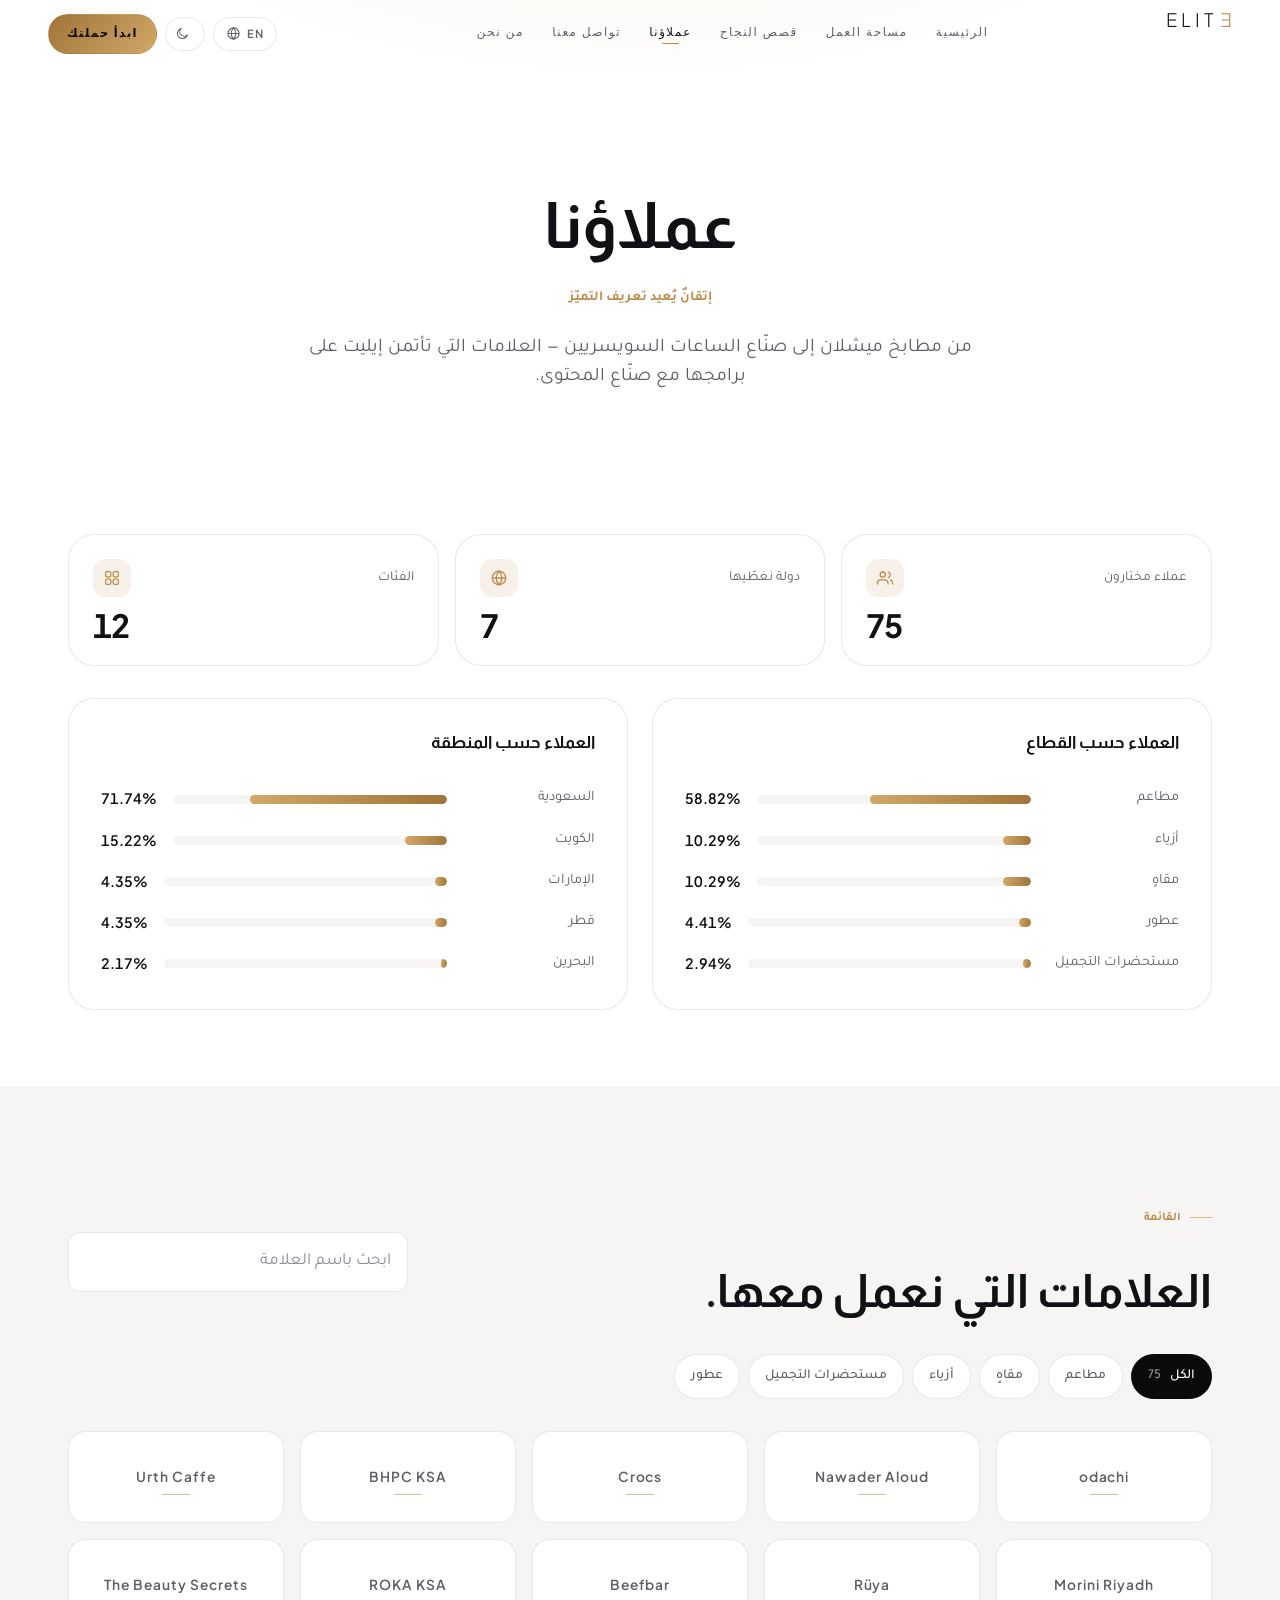
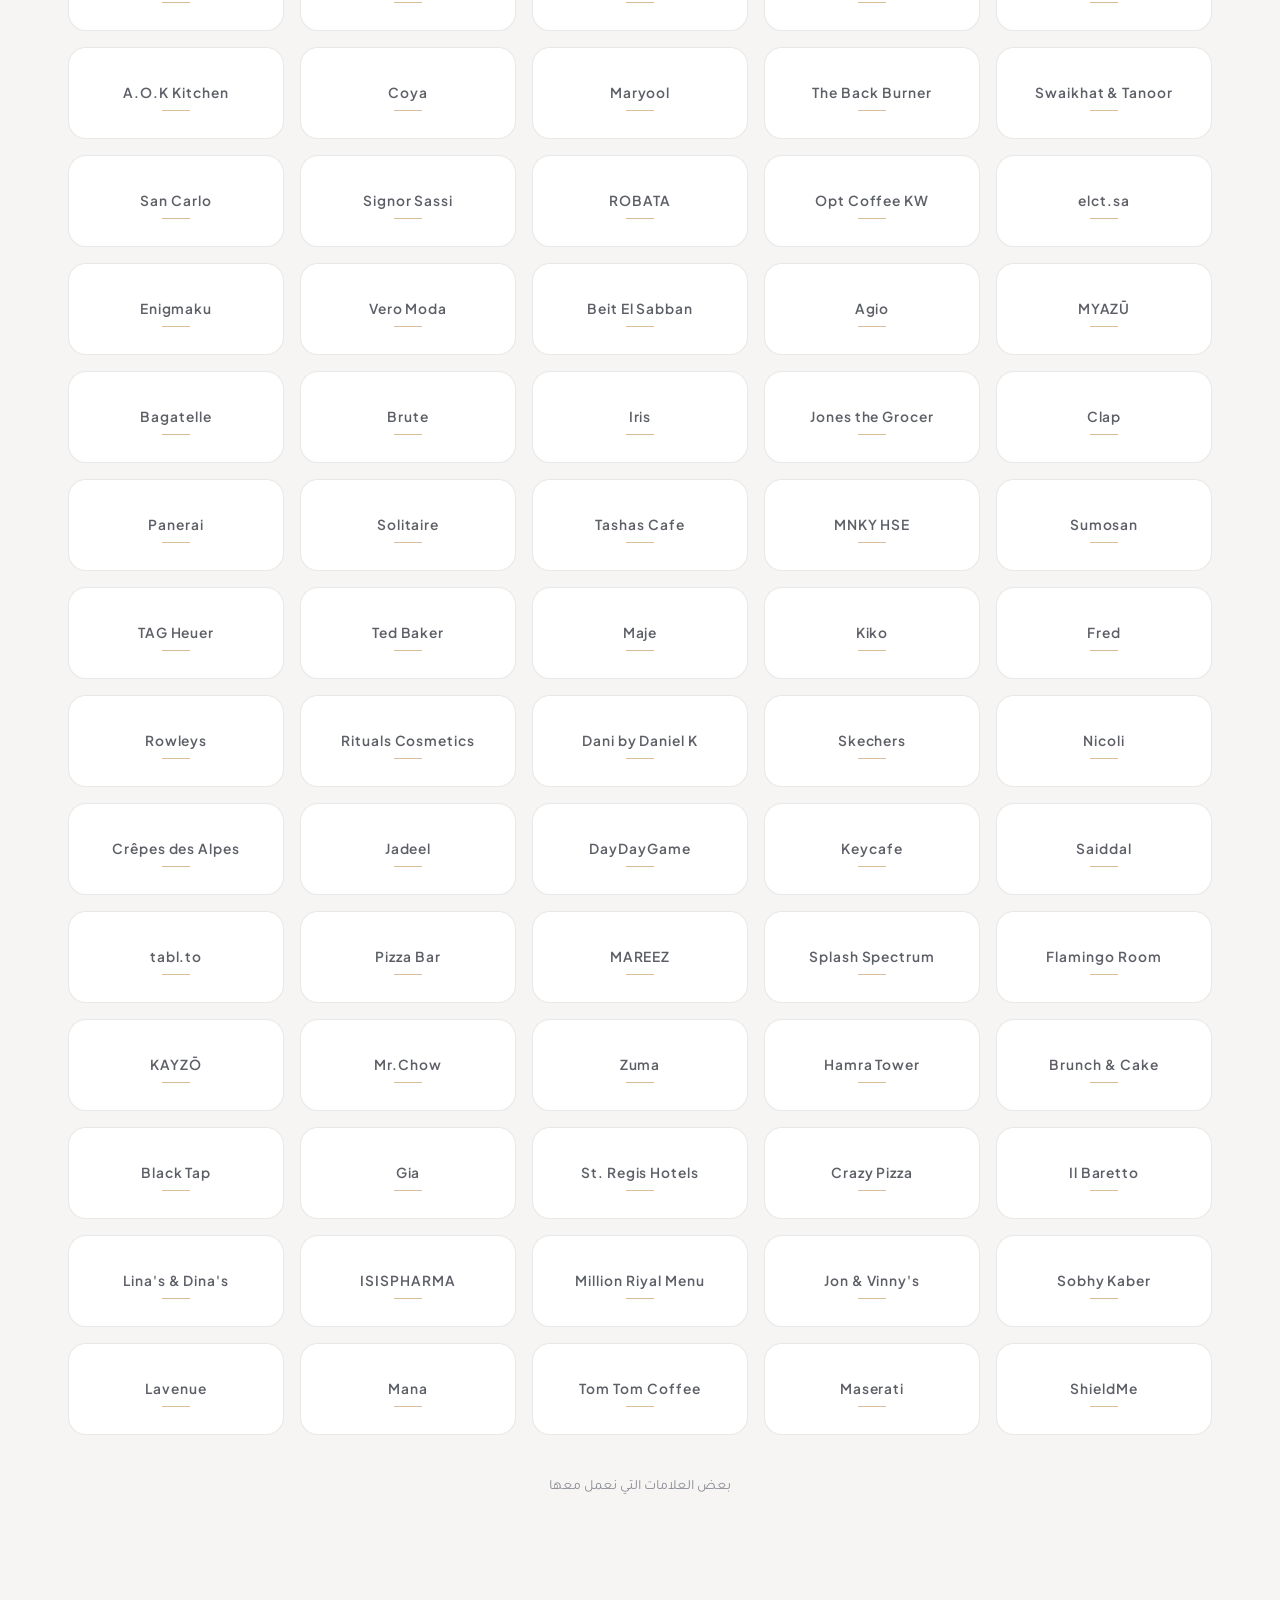
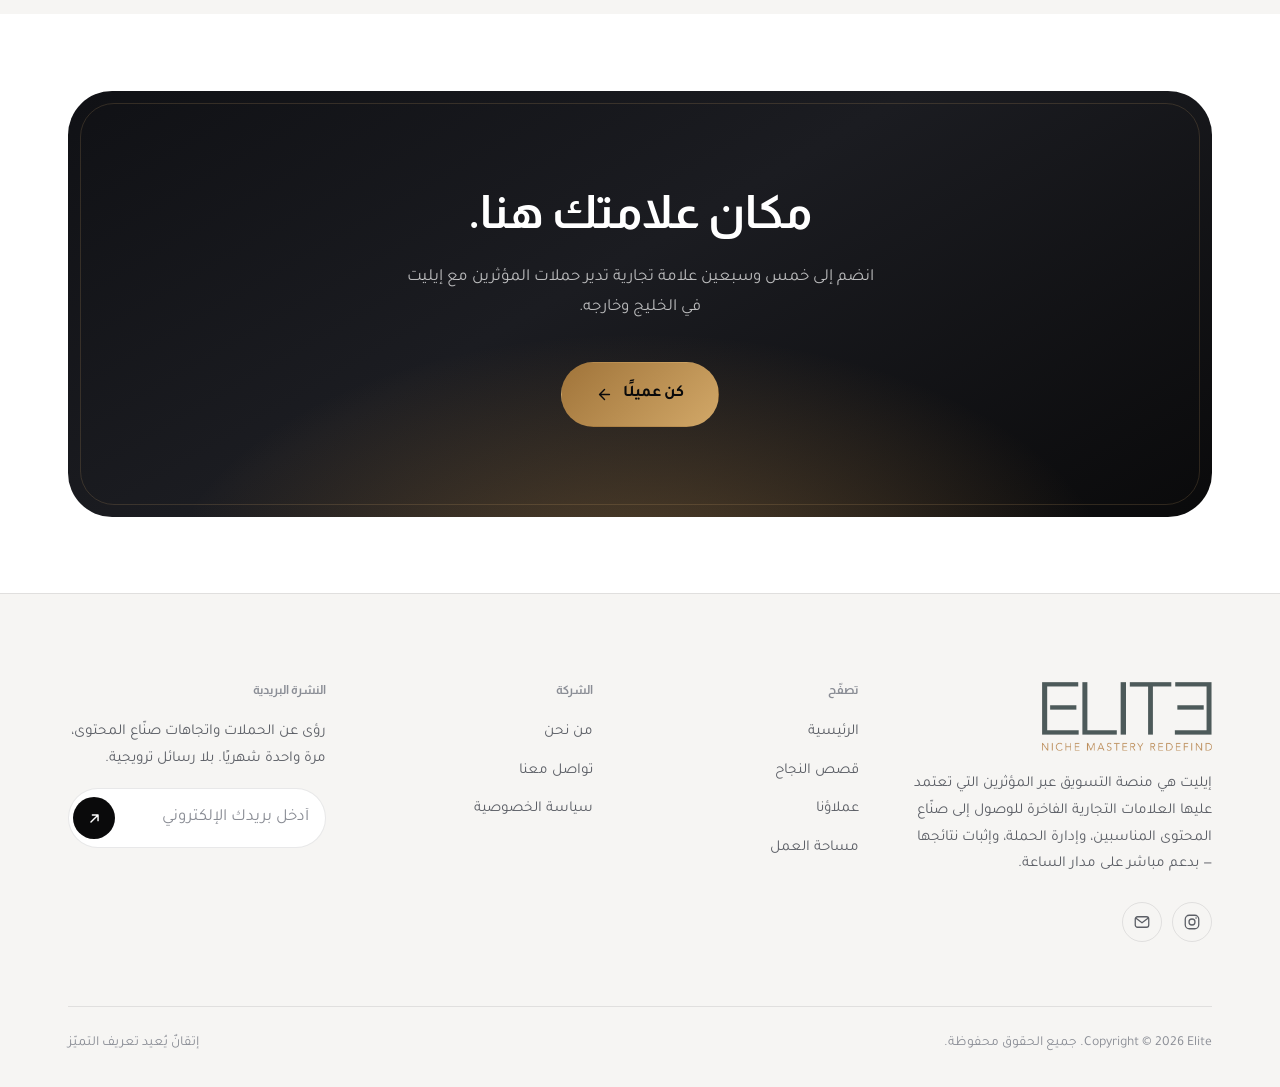
<file: ar/sponsors.html>
<!DOCTYPE html>
<html lang="ar" dir="rtl" data-theme="light">
<head>
<meta charset="utf-8"/>
<meta name="viewport" content="width=device-width, initial-scale=1, viewport-fit=cover"/>
<title>عملاؤنا — إيليت</title>
<meta name="description" content="خمس وسبعون علامة تجارية في سبع دول واثني عشر قطاعًا تتعاون مع إيليت."/>
<meta name="theme-color" content="#0A0A0B"/>
<link rel="preconnect" href="https://fonts.googleapis.com"/>
<link rel="preconnect" href="https://fonts.gstatic.com" crossorigin/>
<link href="https://fonts.googleapis.com/css2?family=Plus+Jakarta+Sans:wght@300;400;500;600;700;800&amp;family=Playfair+Display:wght@500;600&amp;family=Red+Hat+Display:wght@300;400;500;700&amp;family=Montserrat:wght@500;600&amp;display=swap" rel="stylesheet"/>
<link href="https://fonts.googleapis.com/css2?family=Tajawal:wght@300;400;500;700;800&family=Almarai:wght@400;700;800&display=swap" rel="stylesheet">
<link rel="stylesheet" href="../assets/css/elite.css"/>
<link rel="stylesheet" href="../assets/css/elite-rtl.css"/>
<link rel="icon" href="../assets/img/elite-logo.svg"/>
<script>(function(){try{var t=localStorage.getItem('elite-theme')||(matchMedia('(prefers-color-scheme: dark)').matches?'dark':'light');document.documentElement.setAttribute('data-theme',t);}catch(e){}})();</script>
<link rel="alternate" hreflang="en" href="../sponsors.html">
<link rel="alternate" hreflang="ar" href="sponsors.html">
</head>
<body data-page="sponsors">
<a class="skip-link" href="#main">تخطَّ إلى المحتوى</a>

<header class="nav" data-tone="dark">
  <div class="nav__inner">
    <a class="wordmark mark" href="index.html" aria-label="إيليت — الصفحة الرئيسية">ELIT<span class="flip">E</span></a>
    <nav aria-label="التنقّل الرئيسي">
      <ul class="nav__links"><li><a class="nav__link" href="index.html">الرئيسية</a></li><li><a class="nav__link" href="dashboard.html">مساحة العمل</a></li><li><a class="nav__link" href="case-studies.html">قصص النجاح</a></li><li><a class="nav__link" href="sponsors.html" aria-current="page">عملاؤنا</a></li><li><a class="nav__link" href="contacts.html">تواصل معنا</a></li><li><a class="nav__link" href="about.html">من نحن</a></li></ul>
    </nav>
    <div class="nav__actions">
      <a class="icon-btn icon-btn--text lang-toggle" href="../sponsors.html" hreflang="en" lang="en" aria-label="Switch language to English"><svg viewbox="0 0 24 24" fill="none" stroke="currentColor" stroke-width="1.7"><circle cx="12" cy="12" r="9"/><path d="M3 12h18M12 3c2.5 2.6 3.8 5.6 3.8 9S14.5 18.4 12 21c-2.5-2.6-3.8-5.6-3.8-9S9.5 5.6 12 3z"/></svg><span>EN</span></a>
      <button class="icon-btn" type="button" data-theme-toggle aria-label="تغيير المظهر" aria-pressed="false">
        <span class="theme-ico" aria-hidden="true"><span class="theme-ico__moon"><svg viewbox="0 0 24 24" fill="none" stroke="currentColor" stroke-width="1.7" stroke-linecap="round" stroke-linejoin="round"><path d="M20 14.2A8.2 8.2 0 1 1 9.8 4a6.6 6.6 0 0 0 10.2 10.2z"/></svg></span><span class="theme-ico__sun"><svg viewbox="0 0 24 24" fill="none" stroke="currentColor" stroke-width="1.7" stroke-linecap="round"><circle cx="12" cy="12" r="4.2"/><path d="M12 2.5v2M12 19.5v2M2.5 12h2M19.5 12h2M5.2 5.2l1.4 1.4M17.4 17.4l1.4 1.4M18.8 5.2l-1.4 1.4M6.6 17.4l-1.4 1.4"/></svg></span></span>
      </button>
      <a class="btn btn--primary btn--sm nav__cta" href="contacts.html">ابدأ حملتك</a>
      <button class="icon-btn nav__toggle" type="button" data-drawer-toggle aria-expanded="false" aria-controls="drawer" aria-label="فتح القائمة"><svg class="ico-open" viewbox="0 0 24 24" fill="none" stroke="currentColor" stroke-width="1.8" stroke-linecap="round"><path d="M4 8h16M4 16h16"/></svg><svg class="ico-close" style="display:none" viewbox="0 0 24 24" fill="none" stroke="currentColor" stroke-width="1.8" stroke-linecap="round"><path d="M6 6l12 12M18 6L6 18"/></svg></button>
    </div>
  </div>
</header>
<div class="drawer" id="drawer">
  <a href="index.html">الرئيسية<svg class="ico ico--arrow" viewbox="0 0 24 24" fill="none" stroke="currentColor" stroke-width="2" stroke-linecap="round" stroke-linejoin="round"><path d="M5 12h13M12 5l7 7-7 7"/></svg></a><a href="dashboard.html">مساحة العمل<svg class="ico ico--arrow" viewbox="0 0 24 24" fill="none" stroke="currentColor" stroke-width="2" stroke-linecap="round" stroke-linejoin="round"><path d="M5 12h13M12 5l7 7-7 7"/></svg></a><a href="case-studies.html">قصص النجاح<svg class="ico ico--arrow" viewbox="0 0 24 24" fill="none" stroke="currentColor" stroke-width="2" stroke-linecap="round" stroke-linejoin="round"><path d="M5 12h13M12 5l7 7-7 7"/></svg></a><a href="sponsors.html" aria-current="page">عملاؤنا<svg class="ico ico--arrow" viewbox="0 0 24 24" fill="none" stroke="currentColor" stroke-width="2" stroke-linecap="round" stroke-linejoin="round"><path d="M5 12h13M12 5l7 7-7 7"/></svg></a><a href="contacts.html">تواصل معنا<svg class="ico ico--arrow" viewbox="0 0 24 24" fill="none" stroke="currentColor" stroke-width="2" stroke-linecap="round" stroke-linejoin="round"><path d="M5 12h13M12 5l7 7-7 7"/></svg></a><a href="about.html">من نحن<svg class="ico ico--arrow" viewbox="0 0 24 24" fill="none" stroke="currentColor" stroke-width="2" stroke-linecap="round" stroke-linejoin="round"><path d="M5 12h13M12 5l7 7-7 7"/></svg></a>
  <div class="drawer__foot">
    <a class="btn btn--primary btn--block" href="contacts.html">ابدأ حملتك</a>
  </div>
</div>

<main id="main">
  
  <section class="pagehead">
    <div class="container">
      <div class="pagehead__title rise">
        <h1 class="tracked">عملاؤنا</h1>
        <p class="tag">إتقانٌ يُعيد تعريف التميّز</p>
        <p class="lede mt-6" style="max-width:62ch;margin-inline:auto">من مطابخ ميشلان إلى صنّاع الساعات السويسريين — العلامات التي تأتمن إيليت على برامجها مع صنّاع المحتوى.</p>
        
      </div>
    </div>
  </section>

  <section class="section section--tight">
    <div class="container">
      <div class="kpi-grid reveal">
        <div class="kpi"><div class="kpi__top"><span class="kpi__label">عملاء مختارون</span><span class="kpi__icon"><svg viewbox="0 0 24 24" fill="none" stroke="currentColor" stroke-width="1.7" stroke-linecap="round" stroke-linejoin="round"><path d="M16 20v-1.6a4 4 0 0 0-4-4H6a4 4 0 0 0-4 4V20"/><circle cx="9" cy="7.4" r="3.4"/><path d="M22 20v-1.6a4 4 0 0 0-3-3.87M16.5 4.1a4 4 0 0 1 0 7.4"/></svg></span></div><span class="kpi__value" data-count="75">75</span></div>
        <div class="kpi"><div class="kpi__top"><span class="kpi__label">دولة نغطّيها</span><span class="kpi__icon"><svg viewbox="0 0 24 24" fill="none" stroke="currentColor" stroke-width="1.7"><circle cx="12" cy="12" r="9"/><path d="M3 12h18M12 3c2.5 2.6 3.8 5.6 3.8 9S14.5 18.4 12 21c-2.5-2.6-3.8-5.6-3.8-9S9.5 5.6 12 3z"/></svg></span></div><span class="kpi__value" data-count="7">7</span></div>
        <div class="kpi"><div class="kpi__top"><span class="kpi__label">الفئات</span><span class="kpi__icon"><svg viewbox="0 0 24 24" fill="none" stroke="currentColor" stroke-width="1.7"><rect x="3.5" y="3.5" width="7" height="7" rx="2"/><rect x="13.5" y="3.5" width="7" height="7" rx="2"/><rect x="3.5" y="13.5" width="7" height="7" rx="2"/><rect x="13.5" y="13.5" width="7" height="7" rx="2"/></svg></span></div><span class="kpi__value" data-count="12">12</span></div>
        
      </div>

      <div class="grid cols-2 mt-8">
        <div class="card reveal">
          <h3 class="h4">العملاء حسب القطاع</h3>
          <div class="bar-list mt-8">
      <div class="bar-row"><span class="label">مطاعم</span>
      <span class="track"><span class="fill" data-pct="58.82"></span></span>
      <span class="pct">58.82%</span></div>
      <div class="bar-row"><span class="label">أزياء</span>
      <span class="track"><span class="fill" data-pct="10.29"></span></span>
      <span class="pct">10.29%</span></div>
      <div class="bar-row"><span class="label">مقاهٍ</span>
      <span class="track"><span class="fill" data-pct="10.29"></span></span>
      <span class="pct">10.29%</span></div>
      <div class="bar-row"><span class="label">عطور</span>
      <span class="track"><span class="fill" data-pct="4.41"></span></span>
      <span class="pct">4.41%</span></div>
      <div class="bar-row"><span class="label">مستحضرات التجميل</span>
      <span class="track"><span class="fill" data-pct="2.94"></span></span>
      <span class="pct">2.94%</span></div></div>
        </div>
        <div class="card reveal" data-delay="1">
          <h3 class="h4">العملاء حسب المنطقة</h3>
          <div class="bar-list mt-8">
      <div class="bar-row"><span class="label">السعودية</span>
      <span class="track"><span class="fill" data-pct="71.74"></span></span>
      <span class="pct">71.74%</span></div>
      <div class="bar-row"><span class="label">الكويت</span>
      <span class="track"><span class="fill" data-pct="15.22"></span></span>
      <span class="pct">15.22%</span></div>
      <div class="bar-row"><span class="label">الإمارات</span>
      <span class="track"><span class="fill" data-pct="4.35"></span></span>
      <span class="pct">4.35%</span></div>
      <div class="bar-row"><span class="label">قطر</span>
      <span class="track"><span class="fill" data-pct="4.35"></span></span>
      <span class="pct">4.35%</span></div>
      <div class="bar-row"><span class="label">البحرين</span>
      <span class="track"><span class="fill" data-pct="2.17"></span></span>
      <span class="pct">2.17%</span></div></div>
        </div>
      </div>
    </div>
  </section>

  <section class="section section--sunken">
    <div class="container">
      <div class="spread reveal">
        <div class="section-head">
          <span class="eyebrow">القائمة</span>
          <h2 class="mt-4">العلامات التي نعمل معها.</h2>
        </div>
        <div class="field" style="flex:1 1 260px;max-width:340px">
          <label class="sr-only" for="client-search">ابحث في العملاء</label>
          <input class="input" id="client-search" type="search" placeholder="ابحث باسم العلامة" data-search="#client-list"/>
        </div>
      </div>

      <!-- Category tags are a working sample mapping; point data-cat at the CMS field in production. -->
      <div class="chips mt-8 reveal" data-filter-group data-filter-target="#client-list" data-filter-empty="#client-empty">
        <button class="chip" type="button" data-value="all" aria-pressed="true">الكل <span class="count">75</span></button>
        <button class="chip" type="button" data-value="Restaurant" aria-pressed="false">مطاعم</button>
        <button class="chip" type="button" data-value="Cafe" aria-pressed="false">مقاهٍ</button>
        <button class="chip" type="button" data-value="Fashion" aria-pressed="false">أزياء</button>
        <button class="chip" type="button" data-value="Beauty" aria-pressed="false">مستحضرات التجميل</button>
        <button class="chip" type="button" data-value="Perfume" aria-pressed="false">عطور</button>
      </div>

      <div class="logo-grid mt-8 reveal" id="client-list"><span class="logo-chip logo-chip--fallback" role="img" aria-label="odachi" title="odachi" data-cat="Restaurant" data-name="odachi"><span aria-hidden="true">odachi</span></span><span class="logo-chip logo-chip--fallback" role="img" aria-label="Nawader Aloud" title="Nawader Aloud" data-cat="Perfume" data-name="Nawader Aloud"><span aria-hidden="true">Nawader Aloud</span></span><span class="logo-chip logo-chip--fallback" role="img" aria-label="Crocs" title="Crocs" data-cat="Fashion" data-name="Crocs"><span aria-hidden="true">Crocs</span></span><span class="logo-chip logo-chip--fallback" role="img" aria-label="BHPC KSA" title="BHPC KSA" data-cat="Fashion" data-name="BHPC KSA"><span aria-hidden="true">BHPC KSA</span></span><span class="logo-chip logo-chip--fallback" role="img" aria-label="Urth Caffe" title="Urth Caffe" data-cat="Cafe" data-name="Urth Caffe"><span aria-hidden="true">Urth Caffe</span></span><span class="logo-chip logo-chip--fallback" role="img" aria-label="Morini Riyadh" title="Morini Riyadh" data-cat="Restaurant" data-name="Morini Riyadh"><span aria-hidden="true">Morini Riyadh</span></span><span class="logo-chip logo-chip--fallback" role="img" aria-label="Rüya" title="Rüya" data-cat="Restaurant" data-name="Rüya"><span aria-hidden="true">Rüya</span></span><span class="logo-chip logo-chip--fallback" role="img" aria-label="Beefbar" title="Beefbar" data-cat="Restaurant" data-name="Beefbar"><span aria-hidden="true">Beefbar</span></span><span class="logo-chip logo-chip--fallback" role="img" aria-label="ROKA KSA" title="ROKA KSA" data-cat="Restaurant" data-name="ROKA KSA"><span aria-hidden="true">ROKA KSA</span></span><span class="logo-chip logo-chip--fallback" role="img" aria-label="The Beauty Secrets" title="The Beauty Secrets" data-cat="Beauty" data-name="The Beauty Secrets"><span aria-hidden="true">The Beauty Secrets</span></span><span class="logo-chip logo-chip--fallback" role="img" aria-label="Swaikhat &amp; Tanoor" title="Swaikhat &amp; Tanoor" data-cat="Restaurant" data-name="Swaikhat &amp; Tanoor"><span aria-hidden="true">Swaikhat &amp; Tanoor</span></span><span class="logo-chip logo-chip--fallback" role="img" aria-label="The Back Burner" title="The Back Burner" data-cat="Restaurant" data-name="The Back Burner"><span aria-hidden="true">The Back Burner</span></span><span class="logo-chip logo-chip--fallback" role="img" aria-label="Maryool" title="Maryool" data-cat="Restaurant" data-name="Maryool"><span aria-hidden="true">Maryool</span></span><span class="logo-chip logo-chip--fallback" role="img" aria-label="Coya" title="Coya" data-cat="Restaurant" data-name="Coya"><span aria-hidden="true">Coya</span></span><span class="logo-chip logo-chip--fallback" role="img" aria-label="A.O.K Kitchen" title="A.O.K Kitchen" data-cat="Restaurant" data-name="A.O.K Kitchen"><span aria-hidden="true">A.O.K Kitchen</span></span><span class="logo-chip logo-chip--fallback" role="img" aria-label="elct.sa" title="elct.sa" data-cat="Fashion" data-name="elct.sa"><span aria-hidden="true">elct.sa</span></span><span class="logo-chip logo-chip--fallback" role="img" aria-label="Opt Coffee KW" title="Opt Coffee KW" data-cat="Cafe" data-name="Opt Coffee KW"><span aria-hidden="true">Opt Coffee KW</span></span><span class="logo-chip logo-chip--fallback" role="img" aria-label="ROBATA" title="ROBATA" data-cat="Restaurant" data-name="ROBATA"><span aria-hidden="true">ROBATA</span></span><span class="logo-chip logo-chip--fallback" role="img" aria-label="Signor Sassi" title="Signor Sassi" data-cat="Restaurant" data-name="Signor Sassi"><span aria-hidden="true">Signor Sassi</span></span><span class="logo-chip logo-chip--fallback" role="img" aria-label="San Carlo" title="San Carlo" data-cat="Restaurant" data-name="San Carlo"><span aria-hidden="true">San Carlo</span></span><span class="logo-chip logo-chip--fallback" role="img" aria-label="MYAZŪ" title="MYAZŪ" data-cat="Restaurant" data-name="MYAZŪ"><span aria-hidden="true">MYAZŪ</span></span><span class="logo-chip logo-chip--fallback" role="img" aria-label="Agio" title="Agio" data-cat="Restaurant" data-name="Agio"><span aria-hidden="true">Agio</span></span><span class="logo-chip logo-chip--fallback" role="img" aria-label="Beit El Sabban" title="Beit El Sabban" data-cat="Restaurant" data-name="Beit El Sabban"><span aria-hidden="true">Beit El Sabban</span></span><span class="logo-chip logo-chip--fallback" role="img" aria-label="Vero Moda" title="Vero Moda" data-cat="Fashion" data-name="Vero Moda"><span aria-hidden="true">Vero Moda</span></span><span class="logo-chip logo-chip--fallback" role="img" aria-label="Enigmaku" title="Enigmaku" data-cat="Fashion" data-name="Enigmaku"><span aria-hidden="true">Enigmaku</span></span><span class="logo-chip logo-chip--fallback" role="img" aria-label="Clap" title="Clap" data-cat="Restaurant" data-name="Clap"><span aria-hidden="true">Clap</span></span><span class="logo-chip logo-chip--fallback" role="img" aria-label="Jones the Grocer" title="Jones the Grocer" data-cat="Cafe" data-name="Jones the Grocer"><span aria-hidden="true">Jones the Grocer</span></span><span class="logo-chip logo-chip--fallback" role="img" aria-label="Iris" title="Iris" data-cat="Restaurant" data-name="Iris"><span aria-hidden="true">Iris</span></span><span class="logo-chip logo-chip--fallback" role="img" aria-label="Brute" title="Brute" data-cat="Restaurant" data-name="Brute"><span aria-hidden="true">Brute</span></span><span class="logo-chip logo-chip--fallback" role="img" aria-label="Bagatelle" title="Bagatelle" data-cat="Restaurant" data-name="Bagatelle"><span aria-hidden="true">Bagatelle</span></span><span class="logo-chip logo-chip--fallback" role="img" aria-label="Sumosan" title="Sumosan" data-cat="Restaurant" data-name="Sumosan"><span aria-hidden="true">Sumosan</span></span><span class="logo-chip logo-chip--fallback" role="img" aria-label="MNKY HSE" title="MNKY HSE" data-cat="Restaurant" data-name="MNKY HSE"><span aria-hidden="true">MNKY HSE</span></span><span class="logo-chip logo-chip--fallback" role="img" aria-label="Tashas Cafe" title="Tashas Cafe" data-cat="Cafe" data-name="Tashas Cafe"><span aria-hidden="true">Tashas Cafe</span></span><span class="logo-chip logo-chip--fallback" role="img" aria-label="Solitaire" title="Solitaire" data-cat="Fashion" data-name="Solitaire"><span aria-hidden="true">Solitaire</span></span><span class="logo-chip logo-chip--fallback" role="img" aria-label="Panerai" title="Panerai" data-cat="Fashion" data-name="Panerai"><span aria-hidden="true">Panerai</span></span><span class="logo-chip logo-chip--fallback" role="img" aria-label="Fred" title="Fred" data-cat="Fashion" data-name="Fred"><span aria-hidden="true">Fred</span></span><span class="logo-chip logo-chip--fallback" role="img" aria-label="Kiko" title="Kiko" data-cat="Beauty" data-name="Kiko"><span aria-hidden="true">Kiko</span></span><span class="logo-chip logo-chip--fallback" role="img" aria-label="Maje" title="Maje" data-cat="Fashion" data-name="Maje"><span aria-hidden="true">Maje</span></span><span class="logo-chip logo-chip--fallback" role="img" aria-label="Ted Baker" title="Ted Baker" data-cat="Fashion" data-name="Ted Baker"><span aria-hidden="true">Ted Baker</span></span><span class="logo-chip logo-chip--fallback" role="img" aria-label="TAG Heuer" title="TAG Heuer" data-cat="Fashion" data-name="TAG Heuer"><span aria-hidden="true">TAG Heuer</span></span><span class="logo-chip logo-chip--fallback" role="img" aria-label="Nicoli" title="Nicoli" data-cat="" data-name="Nicoli"><span aria-hidden="true">Nicoli</span></span><span class="logo-chip logo-chip--fallback" role="img" aria-label="Skechers" title="Skechers" data-cat="" data-name="Skechers"><span aria-hidden="true">Skechers</span></span><span class="logo-chip logo-chip--fallback" role="img" aria-label="Dani by Daniel K" title="Dani by Daniel K" data-cat="" data-name="Dani by Daniel K"><span aria-hidden="true">Dani by Daniel K</span></span><span class="logo-chip logo-chip--fallback" role="img" aria-label="Rituals Cosmetics" title="Rituals Cosmetics" data-cat="" data-name="Rituals Cosmetics"><span aria-hidden="true">Rituals Cosmetics</span></span><span class="logo-chip logo-chip--fallback" role="img" aria-label="Rowleys" title="Rowleys" data-cat="" data-name="Rowleys"><span aria-hidden="true">Rowleys</span></span><span class="logo-chip logo-chip--fallback" role="img" aria-label="Saiddal" title="Saiddal" data-cat="" data-name="Saiddal"><span aria-hidden="true">Saiddal</span></span><span class="logo-chip logo-chip--fallback" role="img" aria-label="Keycafe" title="Keycafe" data-cat="" data-name="Keycafe"><span aria-hidden="true">Keycafe</span></span><span class="logo-chip logo-chip--fallback" role="img" aria-label="DayDayGame" title="DayDayGame" data-cat="" data-name="DayDayGame"><span aria-hidden="true">DayDayGame</span></span><span class="logo-chip logo-chip--fallback" role="img" aria-label="Jadeel" title="Jadeel" data-cat="" data-name="Jadeel"><span aria-hidden="true">Jadeel</span></span><span class="logo-chip logo-chip--fallback" role="img" aria-label="Crêpes des Alpes" title="Crêpes des Alpes" data-cat="" data-name="Crêpes des Alpes"><span aria-hidden="true">Crêpes des Alpes</span></span><span class="logo-chip logo-chip--fallback" role="img" aria-label="Flamingo Room" title="Flamingo Room" data-cat="" data-name="Flamingo Room"><span aria-hidden="true">Flamingo Room</span></span><span class="logo-chip logo-chip--fallback" role="img" aria-label="Splash Spectrum" title="Splash Spectrum" data-cat="" data-name="Splash Spectrum"><span aria-hidden="true">Splash Spectrum</span></span><span class="logo-chip logo-chip--fallback" role="img" aria-label="MAREEZ" title="MAREEZ" data-cat="" data-name="MAREEZ"><span aria-hidden="true">MAREEZ</span></span><span class="logo-chip logo-chip--fallback" role="img" aria-label="Pizza Bar" title="Pizza Bar" data-cat="" data-name="Pizza Bar"><span aria-hidden="true">Pizza Bar</span></span><span class="logo-chip logo-chip--fallback" role="img" aria-label="tabl.to" title="tabl.to" data-cat="" data-name="tabl.to"><span aria-hidden="true">tabl.to</span></span><span class="logo-chip logo-chip--fallback" role="img" aria-label="Brunch &amp; Cake" title="Brunch &amp; Cake" data-cat="" data-name="Brunch &amp; Cake"><span aria-hidden="true">Brunch &amp; Cake</span></span><span class="logo-chip logo-chip--fallback" role="img" aria-label="Hamra Tower" title="Hamra Tower" data-cat="" data-name="Hamra Tower"><span aria-hidden="true">Hamra Tower</span></span><span class="logo-chip logo-chip--fallback" role="img" aria-label="Zuma" title="Zuma" data-cat="" data-name="Zuma"><span aria-hidden="true">Zuma</span></span><span class="logo-chip logo-chip--fallback" role="img" aria-label="Mr.Chow" title="Mr.Chow" data-cat="" data-name="Mr.Chow"><span aria-hidden="true">Mr.Chow</span></span><span class="logo-chip logo-chip--fallback" role="img" aria-label="KAYZŌ" title="KAYZŌ" data-cat="" data-name="KAYZŌ"><span aria-hidden="true">KAYZŌ</span></span><span class="logo-chip logo-chip--fallback" role="img" aria-label="Il Baretto" title="Il Baretto" data-cat="" data-name="Il Baretto"><span aria-hidden="true">Il Baretto</span></span><span class="logo-chip logo-chip--fallback" role="img" aria-label="Crazy Pizza" title="Crazy Pizza" data-cat="" data-name="Crazy Pizza"><span aria-hidden="true">Crazy Pizza</span></span><span class="logo-chip logo-chip--fallback" role="img" aria-label="St. Regis Hotels" title="St. Regis Hotels" data-cat="" data-name="St. Regis Hotels"><span aria-hidden="true">St. Regis Hotels</span></span><span class="logo-chip logo-chip--fallback" role="img" aria-label="Gia" title="Gia" data-cat="" data-name="Gia"><span aria-hidden="true">Gia</span></span><span class="logo-chip logo-chip--fallback" role="img" aria-label="Black Tap" title="Black Tap" data-cat="" data-name="Black Tap"><span aria-hidden="true">Black Tap</span></span><span class="logo-chip logo-chip--fallback" role="img" aria-label="Sobhy Kaber" title="Sobhy Kaber" data-cat="" data-name="Sobhy Kaber"><span aria-hidden="true">Sobhy Kaber</span></span><span class="logo-chip logo-chip--fallback" role="img" aria-label="Jon &amp; Vinny's" title="Jon &amp; Vinny's" data-cat="" data-name="Jon &amp; Vinny's"><span aria-hidden="true">Jon &amp; Vinny's</span></span><span class="logo-chip logo-chip--fallback" role="img" aria-label="Million Riyal Menu" title="Million Riyal Menu" data-cat="" data-name="Million Riyal Menu"><span aria-hidden="true">Million Riyal Menu</span></span><span class="logo-chip logo-chip--fallback" role="img" aria-label="ISISPHARMA" title="ISISPHARMA" data-cat="" data-name="ISISPHARMA"><span aria-hidden="true">ISISPHARMA</span></span><span class="logo-chip logo-chip--fallback" role="img" aria-label="Lina's &amp; Dina's" title="Lina's &amp; Dina's" data-cat="" data-name="Lina's &amp; Dina's"><span aria-hidden="true">Lina's &amp; Dina's</span></span><span class="logo-chip logo-chip--fallback" role="img" aria-label="ShieldMe" title="ShieldMe" data-cat="" data-name="ShieldMe"><span aria-hidden="true">ShieldMe</span></span><span class="logo-chip logo-chip--fallback" role="img" aria-label="Maserati" title="Maserati" data-cat="" data-name="Maserati"><span aria-hidden="true">Maserati</span></span><span class="logo-chip logo-chip--fallback" role="img" aria-label="Tom Tom Coffee" title="Tom Tom Coffee" data-cat="" data-name="Tom Tom Coffee"><span aria-hidden="true">Tom Tom Coffee</span></span><span class="logo-chip logo-chip--fallback" role="img" aria-label="Mana" title="Mana" data-cat="" data-name="Mana"><span aria-hidden="true">Mana</span></span><span class="logo-chip logo-chip--fallback" role="img" aria-label="Lavenue" title="Lavenue" data-cat="Restaurant" data-name="Lavenue"><span aria-hidden="true">Lavenue</span></span></div>

      <div class="state mt-8" id="client-empty" hidden>
        <span class="state__icon"><svg viewbox="0 0 24 24" fill="none" stroke="currentColor" stroke-width="1.6" stroke-linecap="round" stroke-linejoin="round"><path d="M3.5 8.5L12 4l8.5 4.5v7L12 20l-8.5-4.5z"/><path d="M3.5 8.5L12 13l8.5-4.5M12 13v7"/></svg></span>
        <div><h3 class="h4">لا يوجد عملاء في هذه الفئة بعد</h3><p class="muted mt-4">اختر فئة أخرى لمواصلة التصفّح.</p></div>
      </div>
      <div class="state mt-8" id="search-empty" hidden>
        <span class="state__icon"><svg viewbox="0 0 24 24" fill="none" stroke="currentColor" stroke-width="1.8" stroke-linecap="round"><circle cx="11" cy="11" r="6.5"/><path d="M20 20l-3.6-3.6"/></svg></span>
        <div><h3 class="h4">لا تطابق لهذا الاسم</h3><p class="muted mt-4">امسح البحث لعرض القائمة كاملة.</p></div>
      </div>

      <p class="center subtle mt-10" style="font-size:.88rem">بعض العلامات التي نعمل معها</p>
    </div>
  </section>

  <section class="section section--tight">
    <div class="container">
      <div class="cta-band rise">
        <h2>مكان علامتك هنا.</h2>
        <p>انضم إلى خمس وسبعين علامة تجارية تدير حملات المؤثرين مع إيليت في الخليج وخارجه.</p>
        <div class="row"><a class="btn btn--primary btn--lg" href="contacts.html">كن عميلًا <svg class="ico ico--arrow" viewbox="0 0 24 24" fill="none" stroke="currentColor" stroke-width="2" stroke-linecap="round" stroke-linejoin="round"><path d="M5 12h13M12 5l7 7-7 7"/></svg></a></div>
      </div>
    </div>
  </section>
</main>

<footer class="footer">
  <div class="container">
    <div class="footer__grid">
      <div>
        <img class="footer__logo-image" src="../assets/img/elite-logo.svg" alt="إيليت — منصة المؤثرين التي تعتمد عليها العلامات الفاخرة"/>
        <p class="footer__about">إيليت هي منصة التسويق عبر المؤثرين التي تعتمد عليها العلامات التجارية الفاخرة للوصول إلى صنّاع المحتوى المناسبين، وإدارة الحملة، وإثبات نتائجها — بدعم مباشر على مدار الساعة.</p>
        <div class="social mt-6">
          <a href="https://instagram.com" target="_blank" rel="noopener" aria-label="إيليت على إنستغرام"><svg viewbox="0 0 24 24" fill="none" stroke="currentColor" stroke-width="1.7"><rect x="3" y="3" width="18" height="18" rx="5.4"/><circle cx="12" cy="12" r="4"/><circle cx="17.4" cy="6.6" r="1.1" fill="currentColor" stroke="none"/></svg></a>
          <a href="contacts.html" aria-label="راسل إيليت"><svg viewbox="0 0 24 24" fill="none" stroke="currentColor" stroke-width="1.7" stroke-linecap="round" stroke-linejoin="round"><rect x="3" y="5" width="18" height="14" rx="3"/><path d="M4 7l8 6 8-6"/></svg></a>
        </div>
      </div>
      <div>
        <h4>تصفّح</h4>
        <div class="footer__links">
          <a href="index.html">الرئيسية</a>
          <a href="case-studies.html">قصص النجاح</a>
          <a href="sponsors.html">عملاؤنا</a>
          <a href="dashboard.html">مساحة العمل</a>
        </div>
      </div>
      <div>
        <h4>الشركة</h4>
        <div class="footer__links">
          <a href="about.html">من نحن</a>
          <a href="contacts.html">تواصل معنا</a>
          <a href="#privacy" data-modal-open="privacy-modal">سياسة الخصوصية</a>
        </div>
      </div>
      <div>
        <h4>النشرة البريدية</h4>
        <p class="muted" style="font-size:.95rem;margin-bottom:16px">رؤى عن الحملات واتجاهات صنّاع المحتوى، مرة واحدة شهريًا. بلا رسائل ترويجية.</p>
        <form class="inline-field" data-validate data-success="تم اشتراكك. أهلًا بك في إيليت.">
          <label class="sr-only" for="nl-email">البريد الإلكتروني</label>
          <div class="field" style="width:100%">
            <input class="input" id="nl-email" name="email" type="email" required placeholder="أدخل بريدك الإلكتروني"/>
            <span class="field__error">أدخل بريدًا إلكترونيًا صحيحًا، مثل name@company.com.</span>
          </div>
          <button type="submit" aria-label="اشترك"><svg viewbox="0 0 24 24" fill="none" stroke="currentColor" stroke-width="2" stroke-linecap="round" stroke-linejoin="round"><path d="M7 17L17 7M9 7h8v8"/></svg></button>
        </form>
      </div>
    </div>
    <div class="footer__bottom">
      <span>Copyright © <span data-year>2026</span> Elite. جميع الحقوق محفوظة.</span>
      <span>إتقانٌ يُعيد تعريف التميّز</span>
    </div>
  </div>
</footer>

<div class="modal" id="privacy-modal" role="dialog" aria-modal="true" aria-labelledby="privacy-title">
  <div class="modal__panel">
    <div class="spread" style="align-items:flex-start">
      <h3 id="privacy-title">سياسة الخصوصية</h3>
      <button class="icon-btn" type="button" data-modal-close aria-label="إغلاق">
        <svg viewbox="0 0 24 24" fill="none" stroke="currentColor" stroke-width="1.8" stroke-linecap="round"><path d="M6 6l12 12M18 6L6 18"/></svg>
      </button>
    </div>
    <p class="muted mt-6">لا تجمع إيليت سوى المعلومات اللازمة لتشغيل حملاتك — بيانات التواصل التي ترسلها، وبيانات أداء الحملة من حسابات صنّاع المحتوى المرتبطة. نحن لا نبيع بياناتك إطلاقًا.</p>
    <p class="muted mt-4">للاطلاع على السياسة كاملة أو لطلب حذف بياناتك، تواصل معنا وسنرد خلال 30 يومًا.</p>
    <a class="btn btn--dark mt-8" href="contacts.html">تواصل معنا</a>
  </div>
</div>

<div class="toast" id="toast" role="status" aria-live="polite"></div>
<script src="../assets/js/elite.js" defer></script>
</body>
</html>
</file>
<file: assets/css/elite.css>
/* ==========================================================================
   ELITƎ — Design System
   Niche Mastery Redefined
   --------------------------------------------------------------------------
   1. Tokens
   2. Reset & base
   3. Layout primitives
   4. Typography
   5. Buttons
   6. Cards
   7. Navigation
   8. Forms & inputs
   9. Sections & patterns
   10. Motion
   11. Utilities
   12. Responsive
   ========================================================================== */

/* 1. TOKENS ================================================================ */
:root{
  /* Brand — Elite gold */
  --gold-100:#F7EFE2;
  --gold-200:#EEDCC0;
  --gold-300:#DFC29A;
  --gold-400:#D2A868;
  --gold-500:#BE8C4A;   /* primary brand gold */
  --gold-600:#A0743A;
  --gold-700:#7C5828;

  /* Ink & neutrals */
  --ink-900:#0A0A0B;
  --ink-800:#141416;
  --ink-700:#1F2023;
  --ink-600:#3A3C41;
  --ink-500:#5C5F66;
  --ink-400:#8A8D95;
  --ink-300:#B9BCC3;
  --ink-200:#DDDFE3;
  --ink-100:#EFEFF1;
  --ink-050:#F7F7F5;

  /* Semantic surfaces (light) */
  --bg:            #FFFFFF;
  --bg-sunken:     #F6F5F3;
  --bg-raised:     #FFFFFF;
  --bg-inverse:    #0A0A0B;
  --surface-glass: rgba(255,255,255,.72);
  --border:        rgba(10,10,11,.09);
  --border-strong: rgba(10,10,11,.16);

  --text:          #101114;
  --text-muted:    #5C5F66;
  --text-subtle:   #8A8D95;
  --text-inverse:  #FFFFFF;
  --accent:        var(--gold-500);
  --accent-soft:   rgba(190,140,74,.12);

  /* Radii — Apple-ish generous rounding, one scale */
  --r-xs:8px; --r-sm:12px; --r-md:18px; --r-lg:26px; --r-xl:34px; --r-2xl:44px; --r-pill:999px;

  /* Elevation */
  --sh-1:0 1px 2px rgba(10,10,11,.05), 0 1px 1px rgba(10,10,11,.03);
  --sh-2:0 4px 14px rgba(10,10,11,.06), 0 1px 3px rgba(10,10,11,.04);
  --sh-3:0 14px 40px rgba(10,10,11,.10), 0 2px 8px rgba(10,10,11,.05);
  --sh-4:0 30px 80px rgba(10,10,11,.16), 0 6px 18px rgba(10,10,11,.06);
  --sh-gold:0 18px 44px rgba(190,140,74,.28);

  /* Spacing scale (4pt) */
  --s-1:4px;  --s-2:8px;  --s-3:12px; --s-4:16px; --s-5:20px; --s-6:24px;
  --s-8:32px; --s-10:40px; --s-12:48px; --s-16:64px; --s-20:80px;
  --s-24:96px; --s-32:128px; --s-40:160px;

  /* Section rhythm */
  --section-y: clamp(72px, 9vw, 152px);
  --container: 1240px;
  --container-narrow: 820px;
  --gutter: clamp(20px, 4vw, 48px);

  /* Type */
  --font: "Plus Jakarta Sans", -apple-system, BlinkMacSystemFont, "Segoe UI", Roboto, Helvetica, Arial, sans-serif;
  --font-editorial:"Playfair Display", Georgia, serif;
  --font-ar: "Plus Jakarta Sans", "Segoe UI", Tahoma, sans-serif;

  /* Motion */
  --ease: cubic-bezier(.22,.61,.36,1);
  --ease-out: cubic-bezier(.16,1,.3,1);
  --ease-in-out: cubic-bezier(.65,0,.35,1);
  --dur-1:160ms; --dur-2:280ms; --dur-3:520ms; --dur-4:900ms;

  --nav-h:68px;
  --ring-gold:rgba(210,168,104,.38);
}

/* Dark theme */
:root[data-theme="dark"]{
  --bg:            #0A0A0B;
  --bg-sunken:     #0F0F11;
  --bg-raised:     #17181B;
  --bg-inverse:    #F7F7F5;
  --surface-glass: rgba(16,17,20,.66);
  --border:        rgba(255,255,255,.10);
  --border-strong: rgba(255,255,255,.20);

  --text:          #F4F4F3;
  --text-muted:    #A7AAB1;
  --text-subtle:   #7B7E86;
  --text-inverse:  #0A0A0B;
  --accent:        var(--gold-400);
  --accent-soft:   rgba(210,168,104,.16);

  --sh-1:0 1px 2px rgba(0,0,0,.5);
  --sh-2:0 4px 16px rgba(0,0,0,.45);
  --sh-3:0 16px 44px rgba(0,0,0,.55);
  --sh-4:0 30px 80px rgba(0,0,0,.65);
  --sh-gold:0 18px 44px rgba(190,140,74,.22);
}

/* 2. RESET & BASE ========================================================== */
*,*::before,*::after{box-sizing:border-box}
html{color-scheme:light;-webkit-text-size-adjust:100%;scroll-behavior:smooth;scroll-padding-top:calc(var(--nav-h) + 24px)}
html[data-theme="dark"]{color-scheme:dark}
body{
  margin:0;
  font-family:var(--font);
  font-size:17px;
  line-height:1.6;
  color:var(--text);
  background:var(--bg);
  -webkit-font-smoothing:antialiased;
  -moz-osx-font-smoothing:grayscale;
  overflow-x:hidden;
  transition:background-color var(--dur-3) var(--ease), color var(--dur-3) var(--ease);
}
img,svg,video{max-width:100%;display:block}
a{color:inherit;text-decoration:none}
button,input,select,textarea{font:inherit;color:inherit}
ul,ol{margin:0;padding:0;list-style:none}
h1,h2,h3,h4,h5,p,figure{margin:0}
hr{border:0;border-top:1px solid var(--border);margin:0}
::selection{background:var(--accent);color:#fff}

/* Focus — visible, branded, never removed */
:focus{outline:none}
:focus-visible{
  outline:2px solid var(--accent);
  outline-offset:3px;
  border-radius:var(--r-xs);
}

.skip-link{
  position:fixed;top:-100px;left:16px;z-index:999;
  background:var(--ink-900);color:#fff;padding:12px 20px;border-radius:var(--r-pill);
  transition:top var(--dur-2) var(--ease);
}
.skip-link:focus-visible{top:16px}

/* 3. LAYOUT ================================================================ */
.container{width:100%;max-width:var(--container);margin-inline:auto;padding-inline:var(--gutter)}
.container--narrow{max-width:var(--container-narrow)}
.container--wide{max-width:1440px}
.section{padding-block:var(--section-y);position:relative}
.section--sunken{background:var(--bg-sunken)}
.section--tight{padding-block:clamp(48px,6vw,88px)}
.grid{display:grid;gap:var(--s-6)}
.stack > * + *{margin-top:var(--s-4)}
.row{display:flex;align-items:center;gap:var(--s-3);flex-wrap:wrap}
.spread{display:flex;align-items:center;justify-content:space-between;gap:var(--s-6);flex-wrap:wrap}

/* 4. TYPOGRAPHY ============================================================ */
.display{
  font-size:clamp(2.9rem,7.4vw,6.2rem);
  line-height:.98;
  letter-spacing:-.035em;
  font-weight:700;
}
h1,.h1{font-size:clamp(2.3rem,5vw,4rem);line-height:1.04;letter-spacing:-.03em;font-weight:700}
h2,.h2{font-size:clamp(1.9rem,3.6vw,3rem);line-height:1.08;letter-spacing:-.028em;font-weight:700}
h3,.h3{font-size:clamp(1.3rem,2vw,1.75rem);line-height:1.2;letter-spacing:-.02em;font-weight:600}
h4,.h4{font-size:1.09rem;line-height:1.35;letter-spacing:-.01em;font-weight:600}

.lede{font-size:clamp(1.05rem,1.5vw,1.32rem);line-height:1.55;color:var(--text-muted);font-weight:400}
.body-lg{font-size:1.06rem;color:var(--text-muted)}
.muted{color:var(--text-muted)}
.subtle{color:var(--text-subtle)}
.eyebrow{
  display:inline-flex;align-items:center;gap:9px;
  font-size:.735rem;font-weight:600;letter-spacing:.16em;text-transform:uppercase;
  color:var(--accent);
}
.eyebrow::before{
  content:"";width:22px;height:1px;background:currentColor;opacity:.6;
}
.eyebrow--center::before{display:none}

.section-head{max-width:760px}
.section-head--center{margin-inline:auto;text-align:center}
.section-head .eyebrow{margin-bottom:var(--s-4)}
.section-head p{margin-top:var(--s-5)}

.gold{color:var(--accent)}
.gold-gradient{
  background:linear-gradient(100deg,var(--gold-600),var(--gold-400) 42%,var(--gold-200) 72%,var(--gold-500));
  -webkit-background-clip:text;background-clip:text;color:transparent;
}
.tracked{letter-spacing:.28em}

/* Brand wordmark — the reversed final E is Elite's signature */
.wordmark{
  display:inline-flex;align-items:center;gap:10px;height:46px;
  line-height:1;flex:none;isolation:isolate;
}
:root[data-theme="light"] .wordmark{color:#171519}
.wordmark__asset{position:relative;display:block;width:144px;height:46px;overflow:hidden;flex:none}
.wordmark__image{position:absolute;top:0;left:0;width:144px;max-width:none;height:auto;display:block;mix-blend-mode:multiply}
:root[data-theme="dark"] .wordmark__image{filter:invert(1) contrast(.93);mix-blend-mode:screen}
.wordmark__monogram{position:relative;overflow:hidden;display:grid;place-items:center;width:22px;height:22px;border:1px solid color-mix(in srgb,currentColor 58%,transparent);border-radius:50%;color:var(--gold-500);font-family:var(--font);font-size:.59rem;font-weight:760;letter-spacing:0;line-height:1;transform:scaleX(-1);opacity:.78;box-shadow:0 0 0 2px var(--accent-soft);transition:opacity var(--ease-out),border-color var(--ease-out),box-shadow var(--ease-out)}
:root[data-theme="dark"] .wordmark__monogram{color:var(--gold-300);border-color:rgba(223,194,154,.42);box-shadow:0 0 0 2px rgba(223,194,154,.08)}
.wordmark:hover .wordmark__monogram,.wordmark:focus-visible .wordmark__monogram{opacity:1;border-color:currentColor}
.wordmark__monogram::after{content:"";position:absolute;top:-35%;bottom:-35%;left:-100%;width:55%;background:linear-gradient(90deg,transparent,rgba(255,249,229,.66),transparent);transform:skewX(-22deg) translateX(-180%);animation:monogram-glint 12s var(--ease-in-out) infinite;pointer-events:none}
@keyframes monogram-glint{0%,78%,100%{opacity:0;transform:skewX(-22deg) translateX(-180%)}82%{opacity:.44}91%{opacity:0;transform:skewX(-22deg) translateX(410%)}}
.wordmark__sub{
  display:block;font-size:.44em;letter-spacing:.2em;font-weight:500;
  color:var(--text-subtle);margin-top:.55em;
}

/* 5. BUTTONS =============================================================== */
.btn{
  --btn-bg:var(--ink-900); --btn-fg:#fff; --btn-bd:transparent;
  position:relative;display:inline-flex;align-items:center;justify-content:center;gap:10px;
  padding:14px 26px;min-height:50px;
  border-radius:var(--r-pill);border:1px solid var(--btn-bd);
  background:var(--btn-bg);color:var(--btn-fg);
  font-size:.96rem;font-weight:600;letter-spacing:-.005em;
  cursor:pointer;isolation:isolate;overflow:hidden;
  transition:transform var(--dur-2) var(--ease-out), box-shadow var(--dur-2) var(--ease-out),
             background-color var(--dur-2) var(--ease), color var(--dur-2) var(--ease),
             border-color var(--dur-2) var(--ease);
}
.btn::after{
  content:"";position:absolute;inset:0;z-index:-1;
  background:linear-gradient(120deg,transparent 20%,rgba(255,255,255,.22),transparent 80%);
  transform:translateX(-120%);transition:transform var(--dur-4) var(--ease-out);
}
.btn:hover{transform:translateY(-2px);box-shadow:var(--sh-3)}
.btn:hover::after{transform:translateX(120%)}
.btn:active{transform:translateY(0) scale(.985)}

.btn--primary{--btn-bg:linear-gradient(135deg,var(--gold-600),var(--gold-400));--btn-fg:#0A0A0B}
.btn--primary:hover{box-shadow:var(--sh-gold)}
.btn--dark{--btn-bg:var(--ink-900);--btn-fg:#fff}
:root[data-theme="dark"] .btn--dark{--btn-bg:#fff;--btn-fg:#0A0A0B}
.btn--ghost{--btn-bg:transparent;--btn-fg:var(--text);--btn-bd:var(--border-strong)}
.btn--ghost:hover{--btn-bd:var(--accent);--btn-fg:var(--accent)}
.btn--quiet{--btn-bg:transparent;--btn-fg:var(--text);padding-inline:10px}
.btn--quiet:hover{--btn-fg:var(--accent);transform:none;box-shadow:none}
.btn--on-dark{--btn-bg:rgba(255,255,255,.10);--btn-fg:#fff;--btn-bd:rgba(255,255,255,.28);backdrop-filter:blur(14px)}
.btn--on-dark:hover{--btn-bg:rgba(255,255,255,.18);--btn-bd:rgba(255,255,255,.5)}
.btn--sm{padding:9px 18px;min-height:40px;font-size:.88rem}
.btn--lg{padding:17px 34px;min-height:58px;font-size:1.02rem}
.btn--block{width:100%}
.btn[disabled],.btn[aria-disabled="true"]{opacity:.45;pointer-events:none}
.btn .ico{width:17px;height:17px;flex:none;transition:transform var(--dur-2) var(--ease-out)}
.btn:hover .ico--arrow{transform:translateX(3px)}

.link-arrow{
  display:inline-flex;align-items:center;gap:8px;font-weight:600;color:var(--accent);
  transition:gap var(--dur-2) var(--ease-out);
}
.link-arrow:hover{gap:13px}

/* 6. CARDS ================================================================= */
.card{
  position:relative;background:var(--bg-raised);border:1px solid var(--border);
  border-radius:var(--r-lg);padding:var(--s-8);
  transition:transform var(--dur-3) var(--ease-out), box-shadow var(--dur-3) var(--ease-out),
             border-color var(--dur-3) var(--ease);
}
.card--hover:hover{transform:translateY(-6px);box-shadow:var(--sh-3);border-color:var(--border-strong)}
.card--flush{padding:0;overflow:hidden}
.card--sunken{background:var(--bg-sunken);border-color:transparent}
.card__media{position:relative;aspect-ratio:4/3;overflow:hidden;background:var(--ink-800)}
.card__media img{width:100%;height:100%;object-fit:cover;transition:transform var(--dur-4) var(--ease-out)}
.card--hover:hover .card__media img{transform:scale(1.06)}
.card__body{padding:var(--s-6) var(--s-6) var(--s-8)}
.card__title{margin-bottom:var(--s-3)}
.card__icon{
  width:48px;height:48px;border-radius:var(--r-sm);display:grid;place-items:center;
  background:var(--accent-soft);color:var(--accent);margin-bottom:var(--s-6);
}
.card__icon svg{width:23px;height:23px}

/* Service card — image top, gradient scrim, copy below */
.service-card{
  position:relative;display:flex;flex-direction:column;
  background:var(--bg-raised);border:1px solid var(--border);
  border-radius:var(--r-xl);overflow:hidden;height:100%;
  transition:transform var(--dur-3) var(--ease-out), box-shadow var(--dur-3) var(--ease-out), border-color var(--dur-3) var(--ease);
}
.service-card:hover{transform:translateY(-8px);box-shadow:var(--sh-4);border-color:var(--border-strong)}
.service-card__visual{
  position:relative;aspect-ratio:16/11;overflow:hidden;
  background:linear-gradient(140deg,var(--ink-800),var(--ink-700) 55%,#2A2B30);
}
.service-card__visual img{width:100%;height:100%;object-fit:cover;opacity:.92;transition:transform var(--dur-4) var(--ease-out)}
.service-card:hover .service-card__visual img{transform:scale(1.07)}
.service-card__visual::after{
  content:"";position:absolute;inset:0;
  background:linear-gradient(180deg,rgba(10,10,11,.15) 0%,rgba(10,10,11,.72) 100%);
}
.service-card__num{
  position:absolute;top:18px;left:20px;z-index:2;
  font-size:.72rem;font-weight:600;letter-spacing:.18em;color:rgba(255,255,255,.72);
}
.service-card__label{
  position:absolute;left:24px;right:24px;bottom:20px;z-index:2;color:#fff;
}
.service-card__label b{display:block;font-size:1.42rem;font-weight:700;letter-spacing:-.02em;line-height:1.1}
.service-card__label span{display:block;font-size:1.42rem;font-weight:300;letter-spacing:-.01em;line-height:1.15;color:rgba(255,255,255,.78)}
.service-card__body{padding:var(--s-6) var(--s-6) var(--s-8);display:flex;flex-direction:column;gap:var(--s-5);flex:1}
.service-card__body p{color:var(--text-muted);font-size:.97rem}
.service-card__body .link-arrow{margin-top:auto}

/* Stat */
.stat{padding:var(--s-6) 0}
.stat__value{font-size:clamp(2.4rem,4.6vw,3.6rem);font-weight:700;letter-spacing:-.04em;line-height:1;color:var(--text)}
.stat__value .unit{color:var(--accent)}
.stat__label{margin-top:var(--s-3);font-size:.92rem;color:var(--text-muted)}

/* 7. NAVIGATION ============================================================ */
.nav{
  position:fixed;top:0;left:0;right:0;z-index:100;height:var(--nav-h);
  display:flex;align-items:center;
  background:transparent;
  transition:background-color var(--dur-3) var(--ease), box-shadow var(--dur-3) var(--ease),
             border-color var(--dur-3) var(--ease), backdrop-filter var(--dur-3) var(--ease);
  border-bottom:1px solid transparent;
}
.nav__inner{width:100%;max-width:var(--container-wide,1440px);margin-inline:auto;padding-inline:var(--gutter);
  display:flex;align-items:center;justify-content:space-between;gap:var(--s-6)}
.nav.is-stuck{
  background:color-mix(in srgb,var(--surface-glass) 92%,transparent);
  backdrop-filter:saturate(180%) blur(22px);
  -webkit-backdrop-filter:saturate(180%) blur(22px);
  border-bottom-color:var(--border);
}
/* On-dark hero: nav text is white until stuck */
.nav[data-tone="light"]:not(.is-stuck) .nav__link,
.nav[data-tone="light"]:not(.is-stuck) .wordmark,
.nav[data-tone="light"]:not(.is-stuck) .icon-btn{color:#fff}
.nav[data-tone="light"]:not(.is-stuck) .icon-btn{border-color:rgba(255,255,255,.24)}

.nav__links{display:flex;align-items:center;gap:6px}
.nav__link{
  position:relative;padding:9px 12px;border-radius:var(--r-pill);
  font-family:var(--font-editorial);font-size:.98rem;font-weight:500;letter-spacing:.008em;color:var(--text-muted);
  transition:color var(--dur-2) var(--ease), background-color var(--dur-2) var(--ease);
  white-space:nowrap;
}
.nav__link:hover{color:var(--text);background:var(--accent-soft)}
.nav__link[aria-current="page"]{color:var(--accent);font-weight:600}
.nav__link[aria-current="page"]::after{
  content:"";position:absolute;left:13px;right:13px;bottom:3px;height:1px;border-radius:2px;
  background:var(--accent);
}
.nav__actions{display:flex;align-items:center;gap:var(--s-2)}

.icon-btn{
  width:40px;height:40px;display:grid;place-items:center;flex:none;
  border-radius:var(--r-pill);border:1px solid var(--border);background:transparent;
  color:var(--text);cursor:pointer;
  transition:background-color var(--dur-2) var(--ease), border-color var(--dur-2) var(--ease),
             transform var(--dur-2) var(--ease-out), color var(--dur-2) var(--ease);
}
.theme-ico{position:relative;width:18px;height:18px;display:grid;place-items:center}
.theme-ico__moon,.theme-ico__sun{position:absolute;inset:0;display:grid;place-items:center;transition:opacity var(--dur-2) var(--ease),transform var(--dur-2) var(--ease-out)}
.theme-ico__sun{opacity:0;transform:rotate(-45deg) scale(.72)}
:root[data-theme="dark"] .theme-ico__moon{opacity:0;transform:rotate(45deg) scale(.72)}
:root[data-theme="dark"] .theme-ico__sun{opacity:1;transform:none}
.icon-btn:hover{background:var(--accent-soft);border-color:var(--accent);color:var(--accent);transform:translateY(-1px)}
.icon-btn svg{width:18px;height:18px}
.icon-btn--text{width:auto;padding-inline:14px;font-size:.82rem;font-weight:600;letter-spacing:.06em;gap:7px}

.nav__toggle{display:none}

/* Mobile drawer */
.drawer{
  position:fixed;inset:0;z-index:99;
  background:var(--bg);
  padding:calc(var(--nav-h) + 24px) var(--gutter) 40px;
  display:flex;flex-direction:column;gap:var(--s-2);
  transform:translateY(-8px);opacity:0;pointer-events:none;visibility:hidden;
  transition:opacity var(--dur-3) var(--ease-out), transform var(--dur-3) var(--ease-out), visibility var(--dur-3);
}
.drawer.is-open{opacity:1;transform:none;pointer-events:auto;visibility:visible}
.drawer a{
  display:flex;align-items:center;justify-content:space-between;
  padding:18px 4px;font-size:1.5rem;font-weight:600;letter-spacing:-.02em;
  border-bottom:1px solid var(--border);
}
.drawer a[aria-current="page"]{color:var(--accent)}
.drawer__foot{margin-top:auto;display:flex;gap:var(--s-3);flex-wrap:wrap;padding-top:var(--s-8)}

/* 8. FORMS ================================================================= */
.field{display:flex;flex-direction:column;gap:8px}
.field__label{font-size:.86rem;font-weight:600;color:var(--text-muted)}
.field__label .req{color:var(--accent)}
.input,.select,.textarea{
  width:100%;padding:14px 16px;min-height:52px;
  background:var(--bg-raised);color:var(--text);
  border:1px solid var(--border);border-radius:var(--r-sm);
  transition:border-color var(--dur-2) var(--ease), box-shadow var(--dur-2) var(--ease), background-color var(--dur-2) var(--ease);
}
.input::placeholder,.textarea::placeholder{color:var(--text-subtle)}
.input:hover,.select:hover,.textarea:hover{border-color:var(--border-strong)}
.input:focus-visible,.select:focus-visible,.textarea:focus-visible{
  border-color:var(--accent);box-shadow:0 0 0 4px var(--accent-soft);outline:none;
}
.textarea{min-height:140px;resize:vertical;line-height:1.55}
.select{appearance:none;
  background-image:url("data:image/svg+xml;charset=UTF-8,%3Csvg xmlns='http://www.w3.org/2000/svg' viewBox='0 0 24 24' fill='none' stroke='%238A8D95' stroke-width='2' stroke-linecap='round'%3E%3Cpath d='M6 9l6 6 6-6'/%3E%3C/svg%3E");
  background-repeat:no-repeat;background-position:right 14px center;background-size:18px;padding-right:44px;
}
.field__hint{font-size:.82rem;color:var(--text-subtle)}
.field__error{font-size:.82rem;color:#C0392B;display:none}
.field.is-invalid .input,.field.is-invalid .select,.field.is-invalid .textarea{border-color:#C0392B}
.field.is-invalid .field__error{display:block}

/* Segmented control (Influencer / Brand) */
.segmented{
  display:inline-flex;padding:5px;gap:4px;background:var(--bg-sunken);
  border:1px solid var(--border);border-radius:var(--r-pill);
}
.segmented button{
  border:0;background:transparent;cursor:pointer;border-radius:var(--r-pill);
  padding:11px 24px;font-size:.92rem;font-weight:600;color:var(--text-muted);
  transition:color var(--dur-2) var(--ease), background-color var(--dur-2) var(--ease), box-shadow var(--dur-2) var(--ease);
}
.segmented button[aria-selected="true"],.segmented button[aria-pressed="true"]{background:var(--bg-raised);color:var(--text);box-shadow:var(--sh-1)}

/* Checkbox */
.check{display:flex;align-items:center;gap:11px;cursor:pointer;font-size:.94rem;color:var(--text-muted)}
.check input{
  appearance:none;width:22px;height:22px;flex:none;border-radius:7px;
  border:1px solid var(--border-strong);background:var(--bg-raised);cursor:pointer;
  transition:background-color var(--dur-2) var(--ease), border-color var(--dur-2) var(--ease);
}
.check input:checked{background:var(--accent);border-color:var(--accent);
  background-image:url("data:image/svg+xml;charset=UTF-8,%3Csvg xmlns='http://www.w3.org/2000/svg' viewBox='0 0 24 24' fill='none' stroke='white' stroke-width='3' stroke-linecap='round' stroke-linejoin='round'%3E%3Cpath d='M20 6L9 17l-5-5'/%3E%3C/svg%3E");
  background-size:15px;background-position:center;background-repeat:no-repeat}

/* Newsletter inline field */
.inline-field{position:relative;display:flex;align-items:center}
.inline-field .input{padding-right:56px;border-radius:var(--r-pill)}
.inline-field button{
  position:absolute;right:5px;width:42px;height:42px;border-radius:50%;border:0;cursor:pointer;
  background:var(--ink-900);color:#fff;display:grid;place-items:center;
  transition:transform var(--dur-2) var(--ease-out),background-color var(--dur-2) var(--ease);
}
:root[data-theme="dark"] .inline-field button{background:var(--gold-500)}
.inline-field button:hover{transform:translateX(2px)}

/* 9. SECTIONS & PATTERNS =================================================== */

/* --- Hero --- */
.hero{
  position:relative;min-height:min(100svh,940px);
  display:flex;align-items:center;
  background:var(--ink-900);color:#fff;overflow:hidden;
  isolation:isolate;
}
.hero__media{position:absolute;inset:0;z-index:-2;overflow:hidden}
.hero__media img{width:100%;height:100%;object-fit:cover;object-position:center 28%;
  filter:grayscale(1) contrast(1.06);
  transform:scale(1.06);
  animation:heroDrift 24s var(--ease-in-out) infinite alternate;
}
.hero__scrim{
  position:absolute;inset:0;z-index:-1;
  background:
    radial-gradient(120% 80% at 50% 8%, rgba(10,10,11,.10) 0%, rgba(10,10,11,.62) 55%, rgba(10,10,11,.94) 100%),
    linear-gradient(180deg, rgba(10,10,11,.72) 0%, rgba(10,10,11,.28) 32%, rgba(10,10,11,.90) 100%);
}
/* Fallback luxe backdrop when no photo is supplied */
.hero__media--generated{
  background:
    radial-gradient(60% 55% at 22% 18%, rgba(190,140,74,.32), transparent 62%),
    radial-gradient(50% 50% at 82% 72%, rgba(120,90,50,.28), transparent 65%),
    linear-gradient(160deg,#0A0A0B 0%,#151519 48%,#0A0A0B 100%);
}
.hero__inner{position:relative;width:100%;padding-block:calc(var(--nav-h) + 72px) 96px}
.hero__content{max-width:820px}
.hero .eyebrow{color:var(--gold-300)}
.hero__eyebrow{padding:7px 12px 7px 9px;border:1px solid rgba(223,194,154,.22);border-radius:var(--r-pill);background:rgba(10,10,11,.22);backdrop-filter:blur(10px);-webkit-backdrop-filter:blur(10px)}
.hero__eyebrow::before{display:none}
.hero__live-dot{width:7px;height:7px;border-radius:50%;background:var(--gold-300);box-shadow:0 0 0 4px rgba(223,194,154,.12)}
.hero h1{margin-top:var(--s-5);color:#fff}
.hero__sub{margin-top:var(--s-6);max-width:560px;font-size:clamp(1.02rem,1.5vw,1.2rem);color:rgba(255,255,255,.76);line-height:1.6}
.hero__cta{margin-top:var(--s-10);display:flex;gap:var(--s-3);flex-wrap:wrap}
.hero__meta{
  margin-top:var(--s-12);display:flex;gap:clamp(22px,3.4vw,52px);flex-wrap:wrap;
  padding-top:var(--s-7);border-top:1px solid rgba(255,255,255,.14);
}
.hero__meta .stat__value{color:#fff;font-size:clamp(1.7rem,2.6vw,2.35rem)}
.hero__meta .stat__label{color:rgba(255,255,255,.6)}

.hero__scroll{
  position:absolute;left:50%;bottom:28px;transform:translateX(-50%);
  display:flex;flex-direction:column;align-items:center;gap:10px;
  font-size:.7rem;letter-spacing:.22em;text-transform:uppercase;color:rgba(255,255,255,.5);
}
.hero__scroll i{display:block;width:1px;height:38px;background:linear-gradient(180deg,rgba(255,255,255,.55),transparent);
  animation:scrollHint 2.4s var(--ease-in-out) infinite}
.hero__orbit{position:absolute;right:clamp(11%,18vw,24%);top:17%;width:clamp(240px,32vw,500px);aspect-ratio:1;border:1px solid rgba(210,168,104,.13);border-radius:50%;pointer-events:none;z-index:-1}
.hero__orbit::before,.hero__orbit::after{content:"";position:absolute;border:1px solid rgba(255,255,255,.07);border-radius:inherit}.hero__orbit::before{inset:15%}.hero__orbit::after{inset:31%}
.hero__orbit i{position:absolute;display:block;width:8px;height:8px;border-radius:50%;background:var(--gold-300);box-shadow:0 0 0 7px rgba(210,168,104,.08),0 0 18px rgba(210,168,104,.65)}
.hero__orbit i:nth-child(1){top:8%;left:10%}.hero__orbit i:nth-child(2){right:-1%;top:43%;width:5px;height:5px}.hero__orbit i:nth-child(3){bottom:12%;left:18%;width:5px;height:5px}

.hero--page{min-height:auto;background:var(--bg);color:var(--text)}
.hero--page .hero__inner{padding-block:calc(var(--nav-h) + clamp(64px,9vw,120px)) clamp(40px,6vw,72px)}
.hero--page h1{color:var(--text)}

/* Page header (interior pages) */
.pagehead{position:relative;padding-block:calc(var(--nav-h) + clamp(72px,9vw,132px)) clamp(40px,5vw,64px);overflow:hidden}
.pagehead::before{
  content:"";position:absolute;inset:-30% -10% auto -10%;height:520px;z-index:-1;
  background:radial-gradient(50% 60% at 50% 0%, var(--accent-soft), transparent 70%);
}
.pagehead__title{text-align:center}
.pagehead__title h1{letter-spacing:.06em;font-weight:600}
.pagehead__title .tag{margin-top:var(--s-4);font-size:.86rem;letter-spacing:.28em;text-transform:uppercase;color:var(--accent);font-weight:600}

/* --- Logo marquee (trust) --- */
.trust{padding-block:clamp(44px,5vw,72px);border-block:1px solid var(--border);background:var(--bg)}
.trust__head{display:flex;align-items:center;justify-content:center;gap:16px;margin-bottom:var(--s-8)}
.trust__label{text-align:center;font-size:.78rem;letter-spacing:.2em;text-transform:uppercase;color:var(--text-subtle)}
.marquee-control{appearance:none;border:1px solid var(--border);border-radius:var(--r-pill);padding:7px 11px;background:var(--bg-raised);color:var(--text-muted);font-size:.7rem;font-weight:700;letter-spacing:.08em;text-transform:uppercase;cursor:pointer;white-space:nowrap;transition:color var(--dur-2) var(--ease),border-color var(--dur-2) var(--ease),background-color var(--dur-2) var(--ease)}
.marquee-control:hover,.marquee-control[aria-pressed="true"]{color:var(--accent);border-color:var(--accent);background:var(--accent-soft)}
.marquee{position:relative;overflow:hidden;
  -webkit-mask-image:linear-gradient(90deg,transparent,#000 9%,#000 91%,transparent);
  mask-image:linear-gradient(90deg,transparent,#000 9%,#000 91%,transparent)}
.marquee__track{display:flex;gap:var(--s-4);width:max-content;will-change:transform;animation:marquee var(--marquee-speed,38s) linear infinite}
.marquee:hover .marquee__track,.marquee:focus-within .marquee__track{animation-play-state:paused}
.trust.is-marquee-paused .marquee__track{animation-play-state:paused}
.marquee--reverse .marquee__track{--marquee-speed:48s;animation-direction:reverse}
.logo-chip{
  display:grid;place-items:center;flex:none;
  min-width:186px;height:92px;padding:0 26px;
  border:1px solid var(--border);border-radius:var(--r-md);background:var(--bg-raised);
  color:var(--text-muted);
  font-size:.98rem;font-weight:600;letter-spacing:.018em;text-transform:none;
  transition:color var(--dur-2) var(--ease), border-color var(--dur-2) var(--ease),
             transform var(--dur-2) var(--ease-out), box-shadow var(--dur-2) var(--ease-out);
  white-space:nowrap;
}
.logo-chip--fallback{position:relative;isolation:isolate;font-family:var(--font-editorial);font-size:clamp(1rem,1.25vw,1.16rem);font-weight:600;letter-spacing:.01em}
.logo-chip--fallback::before{content:"";position:absolute;z-index:-1;width:28px;height:1px;background:var(--accent);opacity:.56;transform:translateY(18px);transition:width var(--dur-2) var(--ease-out),opacity var(--dur-2) var(--ease)}
.logo-chip--fallback:hover::before{width:46px;opacity:1}
.logo-chip:hover{color:var(--text);border-color:var(--border-strong);transform:translateY(-3px);box-shadow:var(--sh-2)}
.marquee .logo-chip{position:relative;overflow:hidden;background:linear-gradient(135deg,var(--bg-raised),var(--bg-sunken))}
.marquee .logo-chip::after{content:"";position:absolute;inset:0;background:linear-gradient(110deg,transparent 22%,rgba(210,168,104,.15) 48%,transparent 72%);transform:translateX(-125%);transition:transform 700ms var(--ease-out)}
.marquee .logo-chip:hover::after{transform:translateX(125%)}
.logo-chip img{max-height:38px;width:auto;object-fit:contain;filter:grayscale(1);opacity:.72;transition:filter var(--dur-2),opacity var(--dur-2)}
.logo-chip:hover img{filter:none;opacity:1}

/* Logo grid (Clients page) */
.logo-grid{display:grid;grid-template-columns:repeat(auto-fill,minmax(190px,1fr));gap:var(--s-4)}
.logo-grid .logo-chip{min-width:0;width:100%}

/* --- Feature split --- */
.split{display:grid;grid-template-columns:1.05fr 1fr;gap:clamp(32px,5vw,80px);align-items:center}
.split--reverse .split__media{order:2}
.split__media{position:relative;border-radius:var(--r-2xl);overflow:hidden;aspect-ratio:5/4;background:var(--bg-sunken);box-shadow:var(--sh-3)}
.split__media img{width:100%;height:100%;object-fit:cover}

/* --- Numbered process --- */
.steps{counter-reset:step;display:grid;gap:var(--s-4)}
.step{
  display:grid;grid-template-columns:auto 1fr;gap:var(--s-6);align-items:start;
  padding:var(--s-8) var(--s-6);border-radius:var(--r-lg);
  border:1px solid transparent;
  transition:background-color var(--dur-3) var(--ease), border-color var(--dur-3) var(--ease), transform var(--dur-3) var(--ease-out);
}
.step:hover{background:var(--bg-raised);border-color:var(--border);transform:translateX(4px)}
.step__num{
  counter-increment:step;
  width:46px;height:46px;border-radius:var(--r-pill);display:grid;place-items:center;
  border:1px solid var(--accent);color:var(--accent);font-weight:700;font-size:.95rem;
}
.step__num::before{content:"0" counter(step)}

/* --- Accordion --- */
.accordion{border-top:1px solid var(--border)}
.acc__item{border-bottom:1px solid var(--border)}
.acc__trigger{
  width:100%;display:flex;align-items:center;justify-content:space-between;gap:var(--s-6);
  padding:26px 4px;background:none;border:0;cursor:pointer;text-align:left;
  font-size:1.08rem;font-weight:600;letter-spacing:-.015em;color:var(--text);
  transition:color var(--dur-2) var(--ease);
}
.acc__trigger:hover{color:var(--accent)}
.acc__icon{position:relative;width:22px;height:22px;flex:none}
.acc__icon::before,.acc__icon::after{
  content:"";position:absolute;top:50%;left:0;width:100%;height:1.6px;border-radius:2px;background:currentColor;
  transition:transform var(--dur-3) var(--ease-out);
}
.acc__icon::after{transform:rotate(90deg)}
.acc__trigger[aria-expanded="true"] .acc__icon{color:var(--accent)}
.acc__trigger[aria-expanded="true"] .acc__icon::after{transform:rotate(0)}
.acc__panel{overflow:hidden;height:0;transition:height var(--dur-3) var(--ease-out)}
.acc__panel > div{padding:0 4px 28px;max-width:70ch;color:var(--text-muted)}

/* --- Tabs --- */
.tabs{display:flex;gap:6px;padding:5px;background:var(--bg-sunken);border:1px solid var(--border);
  border-radius:var(--r-pill);overflow-x:auto;scrollbar-width:none}
.tabs::-webkit-scrollbar{display:none}
.tab{
  border:0;background:transparent;cursor:pointer;white-space:nowrap;
  padding:10px 20px;border-radius:var(--r-pill);font-size:.9rem;font-weight:600;color:var(--text-muted);
  transition:background-color var(--dur-2) var(--ease), color var(--dur-2) var(--ease), box-shadow var(--dur-2) var(--ease);
}
.tab:hover{color:var(--text)}
.tab[aria-selected="true"]{background:var(--bg-raised);color:var(--text);box-shadow:var(--sh-1)}

/* Filter chips */
.chips{display:flex;gap:8px;flex-wrap:wrap}
.chip{
  border:1px solid var(--border);background:var(--bg-raised);cursor:pointer;
  padding:9px 16px;border-radius:var(--r-pill);font-size:.86rem;font-weight:500;color:var(--text-muted);
  transition:all var(--dur-2) var(--ease);
}
.chip:hover{border-color:var(--border-strong);color:var(--text)}
.chip[aria-pressed="true"]{background:var(--ink-900);border-color:var(--ink-900);color:#fff}
:root[data-theme="dark"] .chip[aria-pressed="true"]{background:var(--gold-500);border-color:var(--gold-500);color:#0A0A0B}
.chip .count{opacity:.55;margin-left:6px;font-variant-numeric:tabular-nums}

/* --- Story / case-study card --- */
.story{
  position:relative;border-radius:var(--r-xl);overflow:hidden;background:var(--ink-800);
  aspect-ratio:9/13;display:flex;flex-direction:column;justify-content:flex-end;
  border:1px solid var(--border);
  transition:transform var(--dur-3) var(--ease-out), box-shadow var(--dur-3) var(--ease-out);
}
.story:hover{transform:translateY(-8px);box-shadow:var(--sh-4)}
.story__media{position:absolute;inset:0}
.story__media img{width:100%;height:100%;object-fit:cover;transition:transform var(--dur-4) var(--ease-out)}
.story:hover .story__media img{transform:scale(1.06)}
.story__media::after{content:"";position:absolute;inset:0;
  background:linear-gradient(180deg,rgba(10,10,11,0) 30%,rgba(10,10,11,.85) 100%)}
.story__play{
  position:absolute;top:50%;left:50%;transform:translate(-50%,-50%);
  width:64px;height:64px;border-radius:50%;display:grid;place-items:center;
  background:rgba(255,255,255,.16);backdrop-filter:blur(10px);border:1px solid rgba(255,255,255,.3);color:#fff;
  transition:transform var(--dur-3) var(--ease-out), background-color var(--dur-2) var(--ease);
}
.story:hover .story__play{transform:translate(-50%,-50%) scale(1.08);background:rgba(255,255,255,.26)}
.story__meta{position:relative;padding:var(--s-6);color:#fff;display:grid;gap:6px}
.story__meta .name{font-size:1.12rem;font-weight:700;letter-spacing:-.015em}
.story__meta .place{font-size:.84rem;color:rgba(255,255,255,.62);letter-spacing:.06em;text-transform:uppercase}
.story__stats{display:flex;gap:var(--s-6);margin-top:var(--s-3);padding-top:var(--s-3);border-top:1px solid rgba(255,255,255,.18)}
.story__stats div{font-size:.8rem;color:rgba(255,255,255,.62)}
.story__stats b{display:block;font-size:1.02rem;color:#fff;font-variant-numeric:tabular-nums}

/* --- CTA band --- */
.cta-band{
  position:relative;overflow:hidden;border-radius:var(--r-2xl);
  background:linear-gradient(150deg,#101115 0%,#1B1C21 45%,#0A0A0B 100%);
  color:#fff;padding:clamp(44px,7vw,96px);text-align:center;isolation:isolate;
}
.cta-band::before{
  content:"";position:absolute;inset:0;z-index:-1;
  background:radial-gradient(60% 90% at 50% 120%, rgba(190,140,74,.42), transparent 70%);
}
.cta-band::after{content:"";position:absolute;inset:12px;border:1px solid rgba(210,168,104,.18);border-radius:calc(var(--r-2xl) - 10px);pointer-events:none}
.cta-band h2{color:#fff;max-width:16ch;margin-inline:auto}
.cta-band p{margin-top:var(--s-5);color:rgba(255,255,255,.7);max-width:52ch;margin-inline:auto}
.cta-band .row{justify-content:center;margin-top:var(--s-10)}

/* --- Dashboard preview --- */
.kpi-grid{display:grid;grid-template-columns:repeat(auto-fit,minmax(190px,1fr));gap:var(--s-4)}
.kpi{
  background:var(--bg-raised);border:1px solid var(--border);border-radius:var(--r-lg);
  padding:var(--s-6);display:grid;gap:var(--s-3);
  transition:transform var(--dur-3) var(--ease-out),box-shadow var(--dur-3) var(--ease-out);
}
.kpi:hover{transform:translateY(-4px);box-shadow:var(--sh-2)}
.kpi__top{display:flex;align-items:center;justify-content:space-between;gap:var(--s-4)}
.kpi__label{font-size:.86rem;color:var(--text-muted)}
.kpi__icon{width:38px;height:38px;border-radius:var(--r-sm);display:grid;place-items:center;background:var(--accent-soft);color:var(--accent)}
.kpi__icon svg{width:18px;height:18px}
.kpi__value{font-size:2rem;font-weight:700;letter-spacing:-.035em;line-height:1;font-variant-numeric:tabular-nums}
.kpi__delta{font-size:.8rem;color:var(--text-subtle)}
.kpi__delta.up{color:#2E7D5B}

/* Dashboard preview: a small but complete, interactive data model. */
.dashboard-demo{margin-bottom:var(--s-8);padding:clamp(18px,3vw,28px);background:var(--bg-raised);border:1px solid var(--border);border-radius:var(--r-xl);box-shadow:var(--sh-1)}
.dashboard-demo__head{display:flex;align-items:center;justify-content:space-between;gap:var(--s-6);flex-wrap:wrap}.dashboard-demo__note{margin-top:6px;color:var(--text-muted);font-size:.92rem}
.dashboard-demo__switch{max-width:100%;overflow-x:auto}.dashboard-demo__switch button{white-space:nowrap}.dashboard-demo__campaign{display:flex;align-items:center;gap:10px;flex-wrap:wrap;margin-top:var(--s-6);padding-top:var(--s-5);border-top:1px solid var(--border);font-size:.9rem;font-weight:600;color:var(--text)}
.dashboard-demo__pulse{width:9px;height:9px;border-radius:50%;background:#2E7D5B;box-shadow:0 0 0 5px rgba(46,125,91,.12)}.dashboard-demo__period{margin-left:auto;color:var(--text-subtle);font-size:.82rem;font-weight:500}
.demo-total{font-size:.8rem;font-weight:700;color:var(--accent);letter-spacing:.04em;text-transform:uppercase}.demo-campaigns{display:grid;gap:2px}
.demo-campaign{display:grid;grid-template-columns:auto 1fr auto;align-items:center;gap:12px;padding:14px 0;border-bottom:1px solid var(--border)}.demo-campaign:last-child{border-bottom:0}.demo-campaign__mark{width:10px;height:10px;border:2px solid var(--gold-400);border-radius:50%;box-shadow:0 0 0 4px var(--accent-soft)}.demo-campaign b,.demo-campaign span{display:block}.demo-campaign b{font-size:.93rem;letter-spacing:-.01em}.demo-campaign span{margin-top:2px;font-size:.79rem;color:var(--text-muted)}.demo-campaign em{font-size:.72rem;font-style:normal;color:#2E7D5B;background:rgba(46,125,91,.10);padding:5px 8px;border-radius:var(--r-pill);white-space:nowrap}
:root[data-theme="dark"] .demo-campaign em{color:#79C89D;background:rgba(121,200,157,.12)}

.bar-list{display:grid;gap:var(--s-4)}
.bar-row{display:grid;grid-template-columns:132px 1fr auto;gap:var(--s-4);align-items:center;font-size:.9rem}
.bar-row .label{color:var(--text-muted);overflow:hidden;text-overflow:ellipsis;white-space:nowrap}
.bar-row .track{height:9px;border-radius:var(--r-pill);background:var(--bg-sunken);overflow:hidden}
.bar-row .fill{height:100%;border-radius:var(--r-pill);background:linear-gradient(90deg,var(--gold-600),var(--gold-400));
  width:0;transition:width 1.1s var(--ease-out)}
.bar-row .pct{font-variant-numeric:tabular-nums;color:var(--text);font-weight:600}

/* Empty / loading / error states */
.state{
  display:grid;place-items:center;gap:var(--s-4);text-align:center;
  padding:clamp(40px,6vw,72px) var(--s-6);
  border:1px dashed var(--border-strong);border-radius:var(--r-lg);color:var(--text-muted);
}
.state__icon{width:56px;height:56px;border-radius:var(--r-pill);display:grid;place-items:center;
  background:var(--accent-soft);color:var(--accent)}
.skeleton{background:linear-gradient(90deg,var(--bg-sunken) 25%,var(--ink-100) 37%,var(--bg-sunken) 63%);
  background-size:400% 100%;animation:shimmer 1.4s ease infinite;border-radius:var(--r-sm)}
:root[data-theme="dark"] .skeleton{background:linear-gradient(90deg,#151619 25%,#1E1F23 37%,#151619 63%);background-size:400% 100%}

/* Toast */
.toast{
  position:fixed;left:50%;bottom:28px;transform:translate(-50%,20px);z-index:200;
  background:var(--ink-900);color:#fff;padding:14px 22px;border-radius:var(--r-pill);
  box-shadow:var(--sh-4);font-size:.92rem;font-weight:500;
  opacity:0;pointer-events:none;transition:opacity var(--dur-2) var(--ease),transform var(--dur-2) var(--ease-out);
}
:root[data-theme="dark"] .toast{background:#fff;color:#0A0A0B}
.toast.is-visible{opacity:1;transform:translate(-50%,0)}

/* Modal */
.modal{position:fixed;inset:0;z-index:150;display:grid;place-items:center;padding:var(--gutter);
  background:rgba(10,10,11,.66);backdrop-filter:blur(6px);
  opacity:0;visibility:hidden;transition:opacity var(--dur-2) var(--ease),visibility var(--dur-2)}
.modal.is-open{opacity:1;visibility:visible}
.modal__panel{
  width:min(560px,100%);background:var(--bg-raised);border-radius:var(--r-xl);padding:var(--s-10);
  box-shadow:var(--sh-4);transform:translateY(14px) scale(.98);transition:transform var(--dur-3) var(--ease-out);
  max-height:85vh;overflow:auto;
}
.modal.is-open .modal__panel{transform:none}

/* --- Footer --- */
.footer{background:var(--bg-sunken);border-top:1px solid var(--border);padding-block:clamp(56px,7vw,88px) var(--s-8)}
.footer__grid{display:grid;grid-template-columns:1.4fr 1fr 1fr 1.2fr;gap:clamp(28px,4vw,56px)}
.footer h4{margin-bottom:var(--s-5);font-size:.78rem;letter-spacing:.18em;text-transform:uppercase;color:var(--text-subtle)}
.footer__links{display:grid;gap:12px}
.footer__links a{color:var(--text-muted);font-size:.95rem;transition:color var(--dur-2) var(--ease)}
.footer__links a:hover{color:var(--accent)}
.footer__about{max-width:38ch;color:var(--text-muted);font-size:.95rem;margin-top:var(--s-5)}
.footer__logo-image{display:block;width:170px;height:auto;mix-blend-mode:multiply}
:root[data-theme="dark"] .footer__logo-image{filter:invert(1) contrast(.93);mix-blend-mode:screen}
.footer__bottom{
  margin-top:clamp(40px,5vw,64px);padding-top:var(--s-6);border-top:1px solid var(--border);
  display:flex;justify-content:space-between;align-items:center;gap:var(--s-4);flex-wrap:wrap;
  font-size:.86rem;color:var(--text-subtle);
}
.social{display:flex;gap:10px}
.social a{width:40px;height:40px;border-radius:var(--r-pill);border:1px solid var(--border);
  display:grid;place-items:center;color:var(--text-muted);
  transition:all var(--dur-2) var(--ease)}
.social a:hover{color:var(--accent);border-color:var(--accent);transform:translateY(-2px)}
.social svg{width:18px;height:18px}

/* 10. MOTION =============================================================== */
@keyframes marquee{from{transform:translateX(0)}to{transform:translateX(-50%)}}
@keyframes shimmer{from{background-position:100% 0}to{background-position:-100% 0}}
@keyframes heroDrift{from{transform:scale(1.06) translate3d(0,0,0)}to{transform:scale(1.13) translate3d(-1.4%,-1.6%,0)}}
@keyframes scrollHint{0%,100%{opacity:.2;transform:scaleY(.4);transform-origin:top}50%{opacity:1;transform:scaleY(1)}}

.reveal{opacity:0;transform:translateY(26px);
  transition:opacity 900ms var(--ease-out), transform 900ms var(--ease-out)}
.reveal.is-in{opacity:1;transform:none}
.reveal[data-delay="1"]{transition-delay:90ms}
.reveal[data-delay="2"]{transition-delay:180ms}
.reveal[data-delay="3"]{transition-delay:270ms}
.reveal[data-delay="4"]{transition-delay:360ms}
.reveal[data-delay="5"]{transition-delay:450ms}

.rise{opacity:0;transform:translateY(34px) scale(.985);
  transition:opacity 1s var(--ease-out), transform 1s var(--ease-out)}
.rise.is-in{opacity:1;transform:none}

@media (prefers-reduced-motion:reduce){
  *,*::before,*::after{
    animation-duration:.001ms !important;animation-iteration-count:1 !important;
    transition-duration:.001ms !important;scroll-behavior:auto !important}
  .reveal,.rise{opacity:1 !important;transform:none !important}
  .marquee__track{animation:none;transform:none}
  .hero__media img{animation:none}
}

@media (prefers-reduced-transparency:reduce){
  .nav.is-stuck{background:var(--bg-raised);backdrop-filter:none;-webkit-backdrop-filter:none}
  .hero__eyebrow{background:var(--ink-800);backdrop-filter:none;-webkit-backdrop-filter:none}
}

/* 11. UTILITIES ============================================================ */
.sr-only{position:absolute;width:1px;height:1px;padding:0;margin:-1px;overflow:hidden;clip:rect(0 0 0 0);white-space:nowrap;border:0}
.center{text-align:center}
.mt-0{margin-top:0}.mt-4{margin-top:var(--s-4)}.mt-6{margin-top:var(--s-6)}
.mt-8{margin-top:var(--s-8)}.mt-10{margin-top:var(--s-10)}.mt-12{margin-top:var(--s-12)}
.mt-16{margin-top:var(--s-16)}.mt-20{margin-top:var(--s-20)}
.cols-2{grid-template-columns:repeat(2,1fr)}
.cols-3{grid-template-columns:repeat(3,1fr)}
.cols-4{grid-template-columns:repeat(4,1fr)}
.cols-auto-sm{grid-template-columns:repeat(auto-fit,minmax(230px,1fr))}
.cols-auto-md{grid-template-columns:repeat(auto-fit,minmax(280px,1fr))}
.divider{height:1px;background:var(--border);margin-block:var(--s-12)}
.noise::before{
  content:"";position:absolute;inset:0;pointer-events:none;opacity:.038;z-index:0;
  background-image:url("data:image/svg+xml,%3Csvg xmlns='http://www.w3.org/2000/svg' width='140' height='140'%3E%3Cfilter id='n'%3E%3CfeTurbulence type='fractalNoise' baseFrequency='.85' numOctaves='3'/%3E%3C/filter%3E%3Crect width='100%25' height='100%25' filter='url(%23n)'/%3E%3C/svg%3E");
}

/* 12. RESPONSIVE =========================================================== */
@media (max-width:1180px){
  .footer__grid{grid-template-columns:1.3fr 1fr 1.2fr}
  .footer__grid > :nth-child(3){display:none}
}
@media (max-width:1024px){
  .cols-4{grid-template-columns:repeat(2,1fr)}
  .cols-3{grid-template-columns:repeat(2,1fr)}
  .split{grid-template-columns:1fr;gap:var(--s-10)}
  .split--reverse .split__media{order:0}
  .nav__links{display:none}
  .nav__toggle{display:grid}
  body.is-locked{overflow:hidden}
}
@media (max-width:760px){
  :root{--nav-h:60px;font-size:16px}
  body{font-size:16px}
  .cols-2,.cols-3,.cols-4{grid-template-columns:1fr}
  .card{padding:var(--s-6)}
  .hero{min-height:auto}
  .hero__inner{padding-block:calc(var(--nav-h) + 56px) 72px}
  .hero__meta{margin-top:var(--s-10);gap:18px 26px;width:100%}
  .hero__meta .stat{flex:1 1 calc(50% - 13px)}
  .hero__cta .btn{flex:1 1 100%}
  .hero__scroll{display:none}
  .footer__grid{grid-template-columns:1fr;gap:var(--s-10)}
  .footer__grid > :nth-child(3){display:block}
  .step{grid-template-columns:1fr;gap:var(--s-4);padding:var(--s-6) var(--s-4)}
  .bar-row{grid-template-columns:100px 1fr auto;font-size:.84rem}
  .logo-chip{min-width:154px;height:80px}
  .wordmark{gap:8px;height:42px}.wordmark__asset{width:112px;height:42px}.wordmark__image{width:112px}.wordmark__monogram{width:22px;height:22px;font-size:.6rem}
  .trust__head{flex-direction:column;gap:10px}.trust__label{max-width:32ch}.marquee-control{min-height:36px}
  .modal__panel{padding:var(--s-8)}
  .cta-band{border-radius:var(--r-xl)}
  .dashboard-demo__head{align-items:stretch}.dashboard-demo__switch{width:100%}.dashboard-demo__switch button{padding-inline:14px}.dashboard-demo__period{width:100%;margin-left:19px}.demo-campaign{grid-template-columns:auto 1fr}.demo-campaign em{grid-column:2;justify-self:start}
}
@media (min-width:1600px){
  :root{--container:1340px}
}

/* 13. GENERATED VISUALS ====================================================
   Elegant CSS-only artwork so the build has zero image dependencies.
   Drop a real photo in as <img> inside the same container to replace one.
   ========================================================================= */
.art{position:absolute;inset:0;overflow:hidden}
.art::before{
  content:"";position:absolute;inset:-20%;
  background-image:
    repeating-linear-gradient(115deg, rgba(255,255,255,.055) 0 1px, transparent 1px 13px);
  transform:rotate(-4deg);
}
.art::after{
  content:"";position:absolute;inset:0;
  background:radial-gradient(70% 70% at 30% 20%, rgba(255,255,255,.12), transparent 60%);
}
.art--1{background:linear-gradient(145deg,#0E0F12,#23252B 55%,#101115)}
.art--2{background:linear-gradient(145deg,#171310,#3A2C1C 60%,#151210)}
.art--3{background:linear-gradient(145deg,#0D0F12,#1D2830 58%,#0D0F12)}
.art--4{background:linear-gradient(145deg,#12100D,#2E2419 55%,#100E0C)}
.art--5{background:linear-gradient(145deg,#101115,#2A2118 60%,#0D0E11)}
.art--6{background:linear-gradient(145deg,#101318,#22303A 58%,#0E1013)}
.art--gold{background:linear-gradient(140deg,#7C5828,#D2A868 48%,#8A6533)}
.art--light{background:linear-gradient(150deg,#EFEDE9,#DBD6CE 55%,#F5F3EF)}
.art--light::before{background-image:repeating-linear-gradient(115deg, rgba(10,10,11,.05) 0 1px, transparent 1px 13px)}
.art--light::after{background:radial-gradient(70% 70% at 30% 20%, rgba(255,255,255,.7), transparent 60%)}

/* Ring motif — Elite's "E" reversed, abstracted */
.emblem{
  position:absolute;right:-8%;bottom:-14%;width:58%;aspect-ratio:1;z-index:1;
  border-radius:50%;
  border:1px solid rgba(210,168,104,.34);
  box-shadow:inset 0 0 0 1px rgba(255,255,255,.05), 0 0 90px rgba(190,140,74,.18);
}
.emblem::before{
  content:"";position:absolute;inset:16%;border-radius:50%;border:1px solid rgba(210,168,104,.22);
}

/* 14. FIXES / GLOBAL ICON SIZING =========================================== */
.ico{width:17px;height:17px;flex:none}
.link-arrow svg{width:16px;height:16px;flex:none}
.drawer a svg{width:20px;height:20px;flex:none;color:var(--accent)}
.inline-field button svg{width:17px;height:17px}
.state__icon svg{width:24px;height:24px}
.story__play svg{width:22px;height:22px;margin-left:2px}
.icon-btn svg{width:18px;height:18px;flex:none}
.btn svg{width:17px;height:17px;flex:none}
.card__icon svg,.kpi__icon svg{flex:none}

/* Contact page: form + aside, stacks below 1024 */
.split--form{grid-template-columns:1.15fr .85fr;align-items:start}
@media (max-width:1024px){ .split--form{grid-template-columns:1fr} }

/* Segmented control wraps on very small screens */
@media (max-width:420px){
  .segmented{width:100%}
  .segmented button{flex:1;padding-inline:12px}
}

/* 15. NAV / HERO REFINEMENTS =============================================== */
.icon-btn--text{display:inline-flex;flex-direction:row;align-items:center;justify-content:center}
@media (max-width:1024px){
  .nav__cta{display:none}
  .icon-btn--text span{display:none}
  .icon-btn--text{width:40px;padding-inline:0}
}
/* Drawer open: nav must read against the drawer surface */
body.is-locked .nav[data-tone="light"]:not(.is-stuck) .nav__link,
body.is-locked .nav[data-tone="light"]:not(.is-stuck) .wordmark,
body.is-locked .nav[data-tone="light"]:not(.is-stuck) .icon-btn{color:var(--text)}
body.is-locked .nav[data-tone="light"]:not(.is-stuck) .icon-btn{border-color:var(--border)}
body.is-locked .nav{background:var(--bg)}

/* Dark home headers retain separation from the cinematic backdrop without
   borrowing a second accent or changing the light-mode composition. */
:root[data-theme="dark"] .nav[data-tone="light"]:not(.is-stuck){
  background:linear-gradient(180deg,rgba(10,10,11,.80),rgba(10,10,11,.34) 72%,transparent);
  border-bottom-color:rgba(255,255,255,.055);
}
:root[data-theme="dark"] .nav[data-tone="light"]:not(.is-stuck) .nav__inner{
  text-shadow:0 1px 16px rgba(0,0,0,.34);
}
:root[data-theme="dark"] .nav[data-tone="light"]:not(.is-stuck) .icon-btn{
  background:rgba(10,10,11,.16);
  box-shadow:inset 0 1px 0 rgba(255,255,255,.05);
}

/* Hero: warmer, deeper generated backdrop + emblem */
.hero__media--generated{
  background:
    radial-gradient(46% 46% at 74% 34%, rgba(210,168,104,.30), transparent 66%),
    radial-gradient(58% 52% at 14% 6%, rgba(190,140,74,.20), transparent 62%),
    radial-gradient(70% 60% at 50% 108%, rgba(120,88,45,.30), transparent 68%),
    linear-gradient(158deg,#0A0A0B 0%,#17171B 46%,#0A0A0B 100%);
}
.hero__scrim{
  background:
    radial-gradient(120% 82% at 50% 6%, rgba(10,10,11,0) 0%, rgba(10,10,11,.38) 58%, rgba(10,10,11,.86) 100%),
    linear-gradient(180deg, rgba(10,10,11,.58) 0%, rgba(10,10,11,.06) 34%, rgba(10,10,11,.78) 100%);
}
.hero__emblem{
  position:absolute;right:-4%;top:50%;transform:translateY(-50%);
  width:min(46vw,560px);aspect-ratio:1;border-radius:50%;pointer-events:none;z-index:0;
  border:1px solid rgba(210,168,104,.30);
  box-shadow:0 0 140px rgba(190,140,74,.20), inset 0 0 90px rgba(190,140,74,.10);
  animation:emblemFloat 14s var(--ease-in-out) infinite alternate;
}
.hero__emblem::before,.hero__emblem::after{content:"";position:absolute;border-radius:50%}
.hero__emblem::before{inset:13%;border:1px solid rgba(210,168,104,.20)}
.hero__emblem::after{inset:29%;border:1px solid rgba(255,255,255,.07);
  background:radial-gradient(60% 60% at 36% 30%, rgba(210,168,104,.16), transparent 70%)}
@keyframes emblemFloat{from{transform:translateY(-52%) scale(1)}to{transform:translateY(-46%) scale(1.045)}}
@media (max-width:1024px){.hero__emblem{display:none}}
@media (prefers-reduced-motion:reduce){.hero__emblem{animation:none}}

/* [hidden] must win over component display rules */
[hidden]{display:none !important}

/* Bar fill must be a block to take width */
.bar-row .track{display:block}
.bar-row .fill{display:block}
/* Long client names wrap inside logo tiles */
.logo-grid .logo-chip{
  white-space:normal;text-align:center;line-height:1.25;font-size:.86rem;
  letter-spacing:.07em;padding:12px 14px;
}

/* Dashboard stage row */
.stages{display:grid;grid-template-columns:repeat(7,1fr);gap:var(--s-3)}
.stages .kpi{padding:var(--s-5)}
.stages .kpi__value{font-size:1.5rem}
@media (max-width:1180px){.stages{grid-template-columns:repeat(4,1fr)}}
@media (max-width:760px){.stages{grid-template-columns:repeat(2,1fr)}}

/* The hero's companion card supports the message on desktop and yields the
   visual stage back to the copy as space becomes scarce. */
@media (max-width:1180px){
}
@media (max-width:760px){
  .hero{min-height:760px}
  .hero__inner{padding-block:calc(var(--nav-h) + 92px) 116px}
  .hero__content{max-width:none}
  .hero__orbit{display:none}
  .hero__scroll{bottom:20px}
}

/* Home themes are intentionally different compositions, not just inverted tokens.
   Light is a warm editorial canvas; dark remains the cinematic campaign stage. */
:root[data-theme="light"] .hero{background:#F5F1E9;color:#171519}
:root[data-theme="light"] .hero__media--generated{background:
  radial-gradient(48% 56% at 74% 28%, rgba(190,140,74,.36), transparent 66%),
  radial-gradient(58% 56% at 16% 12%, rgba(255,255,255,.94), transparent 65%),
  radial-gradient(75% 66% at 50% 112%, rgba(222,194,150,.56), transparent 70%),
  linear-gradient(150deg,#F9F7F2 0%,#EEE6D7 48%,#F8F5EE 100%)}
:root[data-theme="light"] .hero__scrim{background:linear-gradient(90deg,rgba(249,247,242,.93) 0%,rgba(249,247,242,.70) 47%,rgba(249,247,242,.12) 100%)}
:root[data-theme="light"] .nav[data-tone="light"]:not(.is-stuck) .nav__link,
:root[data-theme="light"] .nav[data-tone="light"]:not(.is-stuck) .wordmark,
:root[data-theme="light"] .nav[data-tone="light"]:not(.is-stuck) .icon-btn{color:var(--text)}
:root[data-theme="light"] .nav[data-tone="light"]:not(.is-stuck) .icon-btn{border-color:var(--border-strong);background:rgba(255,255,255,.32)}
:root[data-theme="light"] .hero .eyebrow{color:var(--gold-700)}
:root[data-theme="light"] .hero__eyebrow{border-color:rgba(124,88,40,.22);background:rgba(255,255,255,.52);box-shadow:0 8px 22px rgba(92,67,34,.07)}
:root[data-theme="light"] .hero__live-dot{background:var(--gold-600);box-shadow:0 0 0 4px rgba(160,116,58,.12)}
:root[data-theme="light"] .hero h1{color:#171519;text-shadow:none}
:root[data-theme="light"] .hero__sub{color:#4B4640}
:root[data-theme="light"] .hero__meta{border-top-color:rgba(23,21,25,.15)}
:root[data-theme="light"] .hero__meta .stat__value{color:#171519}
:root[data-theme="light"] .hero__meta .stat__label{color:#625C55}
:root[data-theme="light"] .hero__scroll{color:#6D655C}
:root[data-theme="light"] .hero__scroll i{background:linear-gradient(180deg,rgba(124,88,40,.6),transparent)}
:root[data-theme="light"] .hero .btn--on-dark{--btn-bg:rgba(255,255,255,.58);--btn-fg:#171519;--btn-bd:rgba(23,21,25,.24);backdrop-filter:blur(14px);-webkit-backdrop-filter:blur(14px)}
:root[data-theme="light"] .hero .btn--on-dark:hover{--btn-bg:rgba(255,255,255,.9);--btn-bd:var(--gold-500)}
:root[data-theme="light"] .hero__emblem{border-color:rgba(124,88,40,.24);box-shadow:0 0 140px rgba(190,140,74,.18),inset 0 0 90px rgba(255,255,255,.45)}
:root[data-theme="light"] .hero__emblem::before{border-color:rgba(124,88,40,.18)}
:root[data-theme="light"] .hero__emblem::after{border-color:rgba(23,21,25,.10);background:radial-gradient(60% 60% at 36% 30%,rgba(255,255,255,.62),transparent 70%)}
:root[data-theme="light"] .hero__orbit{border-color:rgba(124,88,40,.18)}
:root[data-theme="light"] .hero__orbit::before,:root[data-theme="light"] .hero__orbit::after{border-color:rgba(23,21,25,.10)}
:root[data-theme="light"] .hero__orbit i{background:var(--gold-600);box-shadow:0 0 0 7px rgba(160,116,58,.10),0 0 18px rgba(160,116,58,.42)}

@media (prefers-reduced-transparency:reduce){
  :root[data-theme="light"] .hero__eyebrow,:root[data-theme="light"] .hero .btn--on-dark{background:#fff}
}


/* ═══════════════════════════════════════ CAMPAIGN MEDIA ═══════════════════
   Real campaign films and stills on the success-story cards. Videos carry
   preload="none", so a grid of 34 costs nothing until one is played. */
.story__media video{width:100%;height:100%;object-fit:cover;object-position:top center;display:block;
  transition:transform var(--dur-4) var(--ease-out)}
.story:hover .story__media video{transform:scale(1.06)}
.story__media img{object-position:top center}

.story__logo{
  position:absolute;z-index:3;top:16px;left:16px;
  width:42px;height:42px;border-radius:11px;object-fit:contain;
  background:rgba(255,255,255,.94);padding:6px;
  box-shadow:0 3px 12px rgba(0,0,0,.3);
}
html[dir="rtl"] .story__logo{left:auto;right:16px}

/* The play badge is a real control now, not a decorative span. */
button.story__play{cursor:pointer;padding:0;font:inherit}
.story__play .ico-pause{display:none}
.story__play[aria-pressed="true"] .ico-play,
.story__play[aria-pressed="true"]>svg:not(.ico-pause){display:none}
.story__play[aria-pressed="true"] .ico-pause{display:block}
.story__play svg{width:22px;height:22px}

/* Creators who actually ran the campaign. */
.crew{display:flex;align-items:center;margin-top:var(--s-3)}
.crew__faces{display:flex;align-items:center}
.crew__face{width:28px;height:28px;border-radius:50%;object-fit:cover;
  border:2px solid rgba(10,10,11,.85);margin-left:-8px;background:#23252B}
.crew__face:first-child{margin-left:0}
html[dir="rtl"] .crew__face{margin-left:0;margin-right:-8px}
html[dir="rtl"] .crew__face:first-child{margin-right:0}
.crew__more{display:grid;place-items:center;min-width:28px;height:28px;padding:0 7px;
  border-radius:99px;margin-left:-8px;border:2px solid rgba(10,10,11,.85);
  background:#23252B;color:rgba(255,255,255,.72);font-size:.62rem;font-weight:600;
  font-variant-numeric:tabular-nums}
html[dir="rtl"] .crew__more{margin-left:0;margin-right:-8px}

@media (prefers-reduced-motion:reduce){
  .story:hover .story__media video{transform:none}
}


/* ═══════════════════════════════════════ FILM REEL ════════════════════════
   Featured campaign films as full-width alternating rows. */
.reel-head{text-align:center;margin-bottom:var(--s-16)}
.reel-kicker{font-size:.8rem;font-weight:600;letter-spacing:.24em;text-transform:uppercase;
  color:var(--text-muted);margin:0}


.reel{border-left:1px solid var(--border);border-right:1px solid var(--border)}
.reel__row{display:grid;grid-template-columns:1fr;border-top:1px solid var(--border);
  border-bottom:1px solid var(--border);margin-top:-1px}
@media (min-width:960px){
  .reel__row{grid-template-columns:7fr 5fr}
  .reel__side{border-left:1px solid var(--border)}
  .reel__row[data-flip="true"] .reel__media{order:2;border-left:1px solid var(--border)}
  .reel__row[data-flip="true"] .reel__side{order:1;border-left:0}
}
html[dir="rtl"] .reel__side{border-left:0;border-right:1px solid var(--border)}
html[dir="rtl"] .reel__row[data-flip="true"] .reel__media{border-left:0;border-right:1px solid var(--border)}
html[dir="rtl"] .reel__row[data-flip="true"] .reel__side{border-right:0}

.reel__media{position:relative;aspect-ratio:16/9;overflow:hidden;background:var(--bg-sunken);
  padding:clamp(14px,1.6vw,24px)}
.reel__hatch{position:absolute;inset:0;pointer-events:none;z-index:0;
  background:repeating-linear-gradient(45deg,var(--border) 0 1px,transparent 1px 8px)}
.reel__media>video,.reel__media>img{position:relative;z-index:1;width:100%;height:100%;
  object-fit:cover;object-position:top center;border-radius:18px;display:block}
.reel__play{position:absolute;z-index:3;bottom:clamp(24px,3vw,40px);right:clamp(24px,3vw,40px);
  width:64px;height:64px;border-radius:50%;cursor:pointer;display:grid;place-items:center;
  background:rgba(10,10,11,.55);backdrop-filter:blur(10px);border:1px solid rgba(255,255,255,.28);
  color:#fff;padding:0;transition:background var(--dur-2) var(--ease),transform var(--dur-2) var(--ease)}
html[dir="rtl"] .reel__play{right:auto;left:clamp(24px,3vw,40px)}
.reel__play:hover{background:var(--gold-500);border-color:var(--gold-500);color:#0A0A0B}
.reel__play svg{width:26px;height:26px}
.reel__play .ico-pause{display:none}
.reel__play[aria-pressed="true"] .ico-play{display:none}
.reel__play[aria-pressed="true"] .ico-pause{display:block}
.reel__badge{position:absolute;z-index:3;bottom:clamp(24px,3vw,40px);left:clamp(24px,3vw,40px);
  background:rgba(10,10,11,.55);backdrop-filter:blur(10px);border:1px solid rgba(255,255,255,.22);
  border-radius:14px;padding:11px 18px;color:#fff;font-size:.72rem;font-weight:600;
  letter-spacing:.04em;font-variant-numeric:tabular-nums;unicode-bidi:isolate}
html[dir="rtl"] .reel__badge{left:auto;right:clamp(24px,3vw,40px)}

.reel__side{display:flex;flex-direction:column}
.reel__ident{position:relative;display:flex;align-items:center;gap:14px;padding:14px;
  border-bottom:1px solid var(--border);background:var(--bg-sunken)}
.reel__logo{position:relative;z-index:1;width:64px;height:64px;flex:none;border-radius:20px;
  overflow:hidden;display:grid;place-items:center;background:#fff;border:4px solid var(--bg)}
.reel__logo img{width:100%;height:100%;object-fit:contain;padding:6px}
.reel__who{position:relative;z-index:1;min-width:0}
.reel__name{font-size:clamp(1.3rem,1.1rem + .7vw,1.7rem);line-height:1.05;font-weight:900;
  letter-spacing:-.02em;text-transform:uppercase;color:var(--text);unicode-bidi:isolate}
.reel__role{margin-top:4px;font-size:.68rem;letter-spacing:.18em;text-transform:uppercase;
  color:var(--text-muted)}
.reel__body{padding:clamp(18px,2.2vw,28px);display:grid;gap:18px;align-content:start}
.reel__quote{font-size:clamp(1.15rem,.95rem + .9vw,1.7rem);line-height:1.35;font-weight:500;
  letter-spacing:-.01em;color:var(--text)}
.reel__figs{display:flex;flex-wrap:wrap;gap:28px}
html[dir="rtl"] .reel__figs{flex-direction:row-reverse;justify-content:flex-end}
.reel__figs div{display:grid;gap:2px}
.reel__figs b{font-size:1.6rem;font-weight:700;color:var(--gold-600);line-height:1;
  font-variant-numeric:tabular-nums;direction:ltr;unicode-bidi:isolate}
.reel__figs span{font-size:.64rem;letter-spacing:.14em;text-transform:uppercase;color:var(--text-muted)}
.reel__body .crew{margin-top:0}
.reel__body .crew__face,.reel__body .crew__more{border-color:var(--bg-sunken);background:var(--ink-100)}
.reel__body .crew__more{color:var(--text-muted)}

@media (prefers-reduced-motion:reduce){.reel__play{transition:none}}


/* ═══════════════════════════════════ HEADER — matched to the sister build ══
   Same typography and layout language as elite-redesign-full: a text lockup,
   Montserrat nav labels with a gold underline, and outlined chip actions. */
.nav__inner{height:66px;gap:clamp(12px,3vw,40px)}

/* Wordmark: ELITƎ set in Red Hat Display, mirrored final E. */
.wordmark.mark{
  font-family:"Red Hat Display",system-ui,sans-serif;font-weight:300;
  font-size:1.16rem;letter-spacing:.34em;text-indent:.34em;white-space:nowrap;
  display:inline-block;color:var(--text);text-decoration:none;
}
.wordmark.mark .flip{display:inline-block;transform:scaleX(-1);color:var(--gold-500)}
html[dir="rtl"] .wordmark.mark{text-indent:0;letter-spacing:.2em}

/* Nav labels: uppercase Montserrat with a gold underline that draws in. */
.nav__links{gap:clamp(14px,2.2vw,30px)}
.nav__link{
  font-family:Montserrat,system-ui,sans-serif;font-weight:500;font-size:.735rem;
  letter-spacing:.13em;text-transform:uppercase;color:var(--text-muted);
  padding:8px 0;background:none;border-radius:0;position:relative;
}
.nav__link:hover{color:var(--text);background:none}
.nav__link[aria-current="page"]{color:var(--text);font-weight:500}
.nav__link::after{
  content:"";position:absolute;left:0;right:0;bottom:2px;top:auto;height:1px;width:auto;
  background:var(--gold-500);transform:scaleX(0);transform-origin:left;
  transition:transform var(--dur-3,.3s) var(--ease-out,cubic-bezier(.4,0,.2,1));
}
html[dir="rtl"] .nav__link::after{transform-origin:right}
.nav__link:hover::after,.nav__link[aria-current="page"]::after{transform:scaleX(1)}

/* Actions: outlined pills rather than filled icon buttons. */
.nav__actions{gap:8px;margin-left:clamp(8px,2vw,22px)}
html[dir="rtl"] .nav__actions{margin-left:0;margin-right:clamp(8px,2vw,22px)}
.nav .icon-btn{
  height:34px;min-width:34px;padding:0 12px;border-radius:99px;
  border:1px solid var(--border);background:transparent;color:var(--text-muted);
  font-family:Montserrat,system-ui,sans-serif;font-weight:600;font-size:.7rem;letter-spacing:.1em;
  gap:6px;
}
.nav .icon-btn:hover{border-color:var(--border-strong);color:var(--text);background:transparent}
.nav .icon-btn svg{width:15px;height:15px}
.nav__cta{
  font-family:Montserrat,system-ui,sans-serif;font-weight:600;font-size:.72rem;
  letter-spacing:.11em;text-transform:uppercase;border-radius:99px;height:34px;padding:0 18px;
}
/* Touch input needs a bigger target than the 34px desktop chip. */
@media (pointer:coarse){
  .nav .icon-btn{height:44px;min-width:44px;padding:0 16px}
  .nav__cta{height:44px}
  .nav__link{padding:12px 0}
}

/* Long single words must never spill their card at large text zoom. */
.service-card__label b,.service-card__label span,.reel__name,.story__meta .name{
  overflow-wrap:break-word;hyphens:auto;
}
</file>
<file: assets/css/elite-rtl.css>
/* ═══════════════════════════════════════════════════════════════════════════
   ELITƎ — right-to-left layer
   Loaded only by the Arabic pages, after elite.css. It mirrors direction and
   swaps the type stack; it changes no colour, size, spacing scale or component
   shape, so the Arabic site is the same design read the other way round.

   Rule of thumb: only physical properties (left/right, padding-left,
   margin-left, translateX) need an entry here. Anything already written with
   logical properties, flexbox or grid mirrors itself.
   ═══════════════════════════════════════════════════════════════════════════ */

[dir="rtl"] {
  /* Arabic face first, the Latin stack behind it for brand names and figures. */
  --font: "Tajawal", "Plus Jakarta Sans", system-ui, -apple-system,
          "Segoe UI", Tahoma, sans-serif;
  --font-editorial: "Almarai", "Tajawal", "Segoe UI", Tahoma, sans-serif;
  --font-ar: "Tajawal", "Segoe UI", Tahoma, sans-serif;
}

[dir="rtl"] body {
  font-family: var(--font);
  /* Arabic needs a little more leading than the Latin setting. */
  line-height: 1.75;
}

[dir="rtl"] h1, [dir="rtl"] h2, [dir="rtl"] h3,
[dir="rtl"] h4, [dir="rtl"] .display {
  font-family: var(--font-editorial);
  line-height: 1.35;
  /* Latin display tracking is negative; Arabic must never be tightened. */
  letter-spacing: 0;
}

/* Arabic has no case, so the Latin sheet's uppercase treatments turn into
   letter-spaced noise. Keep the size and colour, drop the transform. */
[dir="rtl"] .eyebrow,
[dir="rtl"] .hero__scroll,
[dir="rtl"] .demo-total,
[dir="rtl"] .marquee-control,
[dir="rtl"] .trust__label,
[dir="rtl"] .pagehead__title .tag,
[dir="rtl"] .story__meta .place,
[dir="rtl"] .footer h4 {
  text-transform: none;
  letter-spacing: 0;
}

/* Latin runs inside Arabic text — brand names, figures, the wordmark — keep
   their own face and stay left-to-right inside the RTL flow. */
[dir="rtl"] .wordmark,
[dir="rtl"] .stat__value,
[dir="rtl"] .kpi__value,
[dir="rtl"] .logo-chip,
[dir="rtl"] .story__stats b,
[dir="rtl"] [lang="en"],
[dir="rtl"] .num,
[dir="rtl"] .pct {
  direction: ltr;
  unicode-bidi: isolate;
  font-family: "Plus Jakarta Sans", system-ui, sans-serif;
}

/* ── directional utilities ───────────────────────────────────────────────── */
[dir="rtl"] .skip-link { left: auto; right: 16px; }

/* Arrow glyphs point the way the reader travels. */
[dir="rtl"] .ico--arrow,
[dir="rtl"] .link-arrow svg,
[dir="rtl"] .btn svg.ico--arrow { transform: scaleX(-1); }
/* The hover nudge must keep the flip, or the arrow snaps back to pointing
   right the moment the pointer arrives. */
[dir="rtl"] .btn:hover .ico--arrow { transform: scaleX(-1) translateX(3px); }
/* Rows and buttons that lean towards the reader lean the other way. */
[dir="rtl"] .step:hover { transform: translateX(-4px); }
[dir="rtl"] .inline-field button:hover { transform: translateX(-2px); }

/* Anything positioned from a physical edge gets mirrored. */
[dir="rtl"] .hero__orbit { right: auto; left: clamp(11%, 18vw, 24%); }
[dir="rtl"] .hero__emblem { right: auto; left: -4%; }
[dir="rtl"] .emblem { right: auto; left: -8%; }
[dir="rtl"] .service-card__num { left: auto; right: var(--s-5); }
[dir="rtl"] .service-card__label { left: auto; right: var(--s-5); }
[dir="rtl"] .story__play { right: auto; left: var(--s-5); }
[dir="rtl"] .story__play svg { margin-left: 0; margin-right: 2px; }
[dir="rtl"] .drawer { right: auto; left: 0; transform: translateX(-100%); }
[dir="rtl"] .drawer.is-open { transform: translateX(0); }
[dir="rtl"] .chip .count { margin-left: 0; margin-right: 6px; }
[dir="rtl"] .dashboard-demo__period { margin-left: 0; margin-right: auto; }
[dir="rtl"] .bar-row .pct { text-align: left; }
/* The fill grows from the reading edge, so its gradient has to run that way
   too or the dark end lands where the light one does in English. */
[dir="rtl"] .bar-row .fill { background: linear-gradient(270deg, var(--gold-600), var(--gold-400)); }

/* The newsletter field keeps its round submit button inside the input; both
   the button and the room made for it have to change sides. */
[dir="rtl"] .inline-field .input { padding-right: var(--s-4); padding-left: 56px; }
[dir="rtl"] .inline-field button { right: auto; left: 5px; }

/* The marquee runs the other way so it still reads "into" the page. */
[dir="rtl"] .marquee__track { animation-direction: reverse; }

/* Inputs and selects: caret and chevron on the correct side. */
[dir="rtl"] .input, [dir="rtl"] .textarea, [dir="rtl"] .select { text-align: right; }
[dir="rtl"] .select { background-position: left var(--s-4) center; padding-inline: var(--s-4) var(--s-9); }
[dir="rtl"] .check { flex-direction: row-reverse; justify-content: flex-end; }

/* Numerals stay Western, as they do on gc-elite.com's own Arabic pages. */
[dir="rtl"] [data-count],
[dir="rtl"] .stat__value,
[dir="rtl"] .kpi__value { font-variant-numeric: tabular-nums; }

/* Focus ring, toast and scrollbars are centred or symmetrical in elite.css and
   need no mirroring — overriding them only knocks them off centre. */

@media (max-width: 760px) {
  [dir="rtl"] .dashboard-demo__period { margin-right: 19px; }
}
</file>
